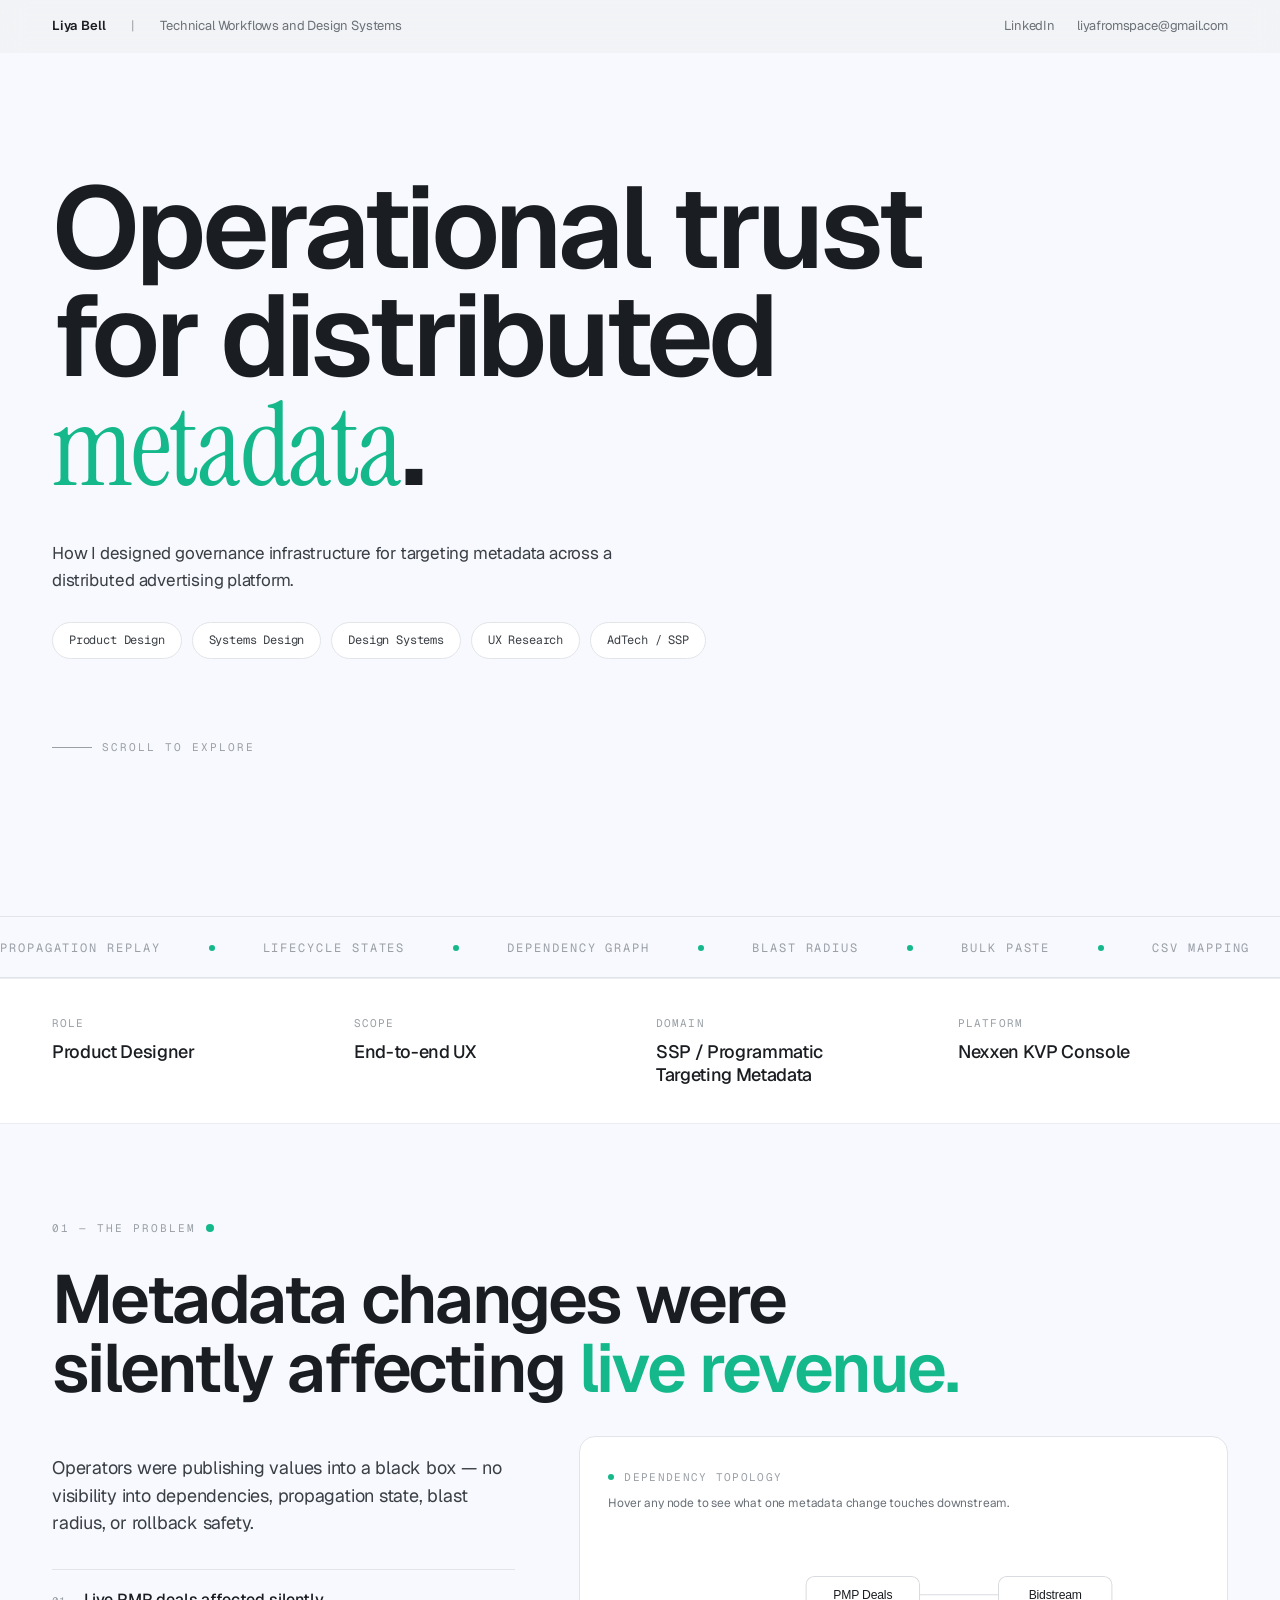
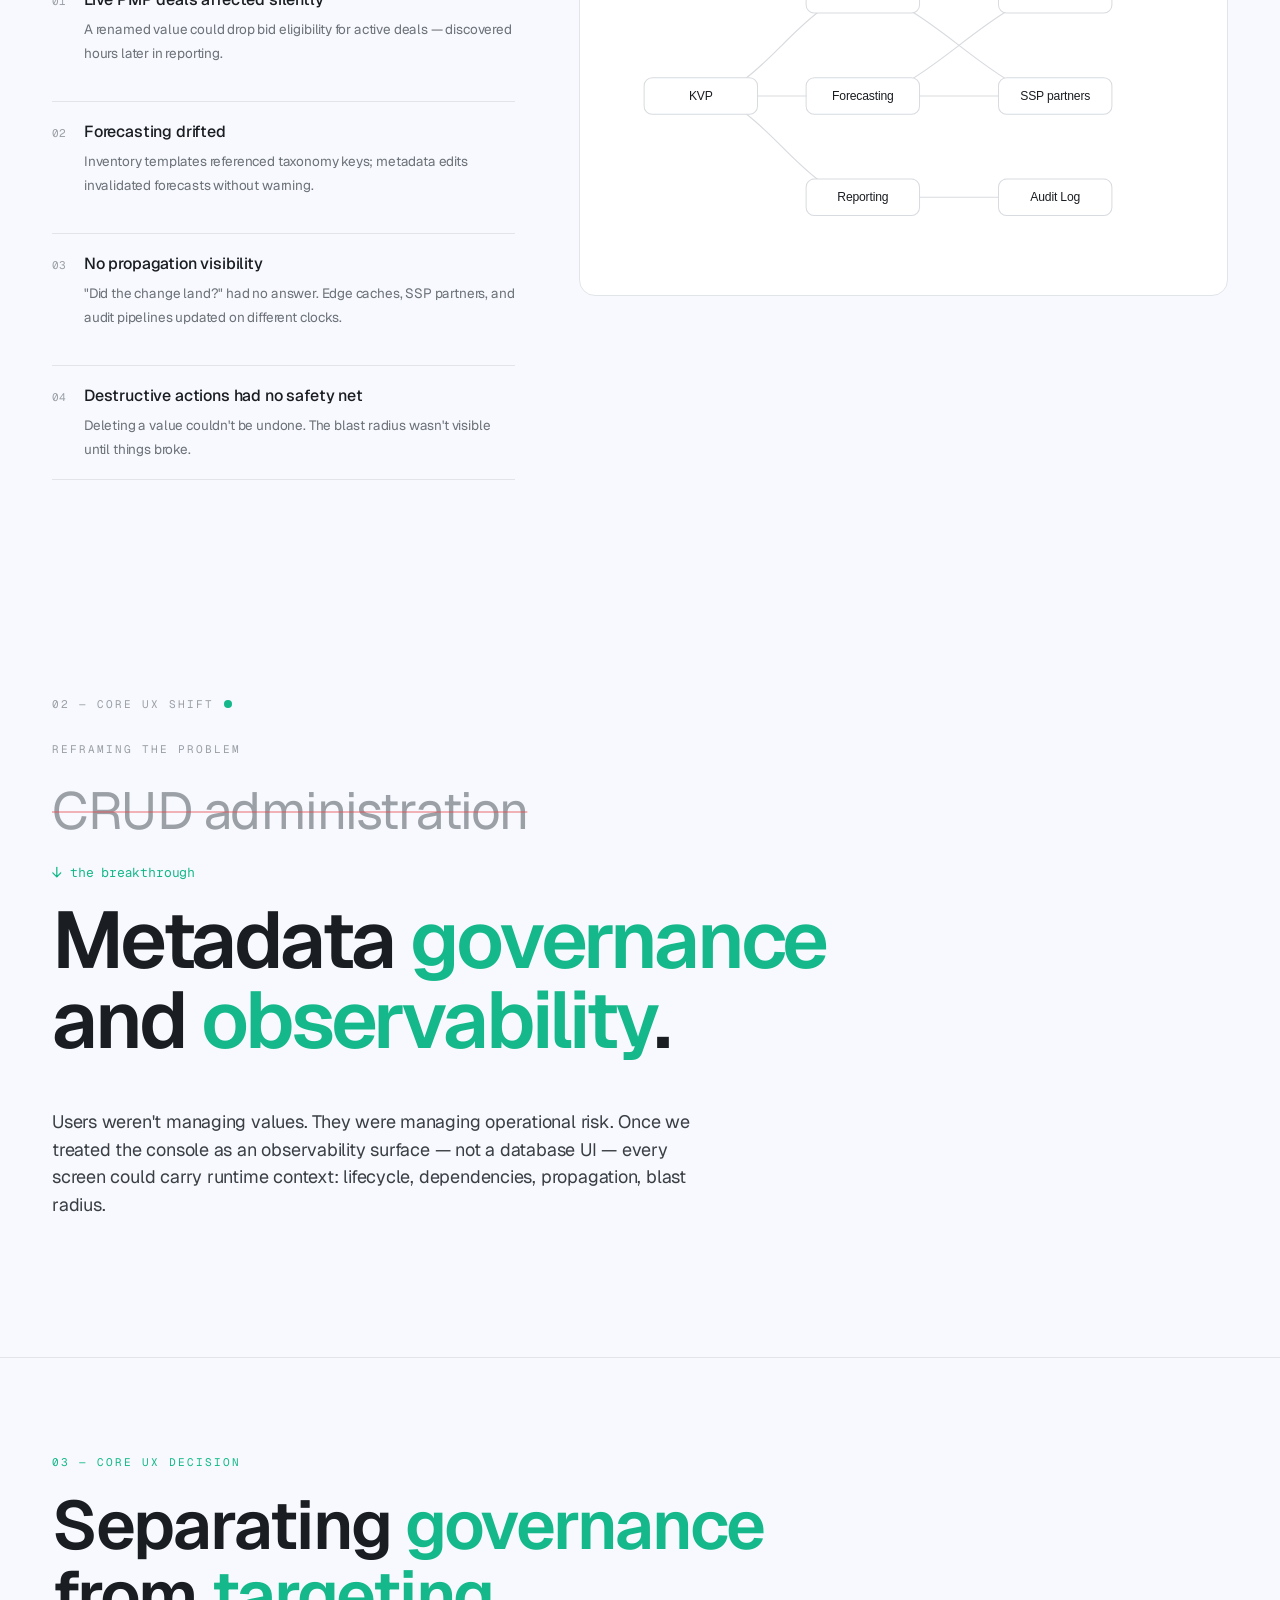
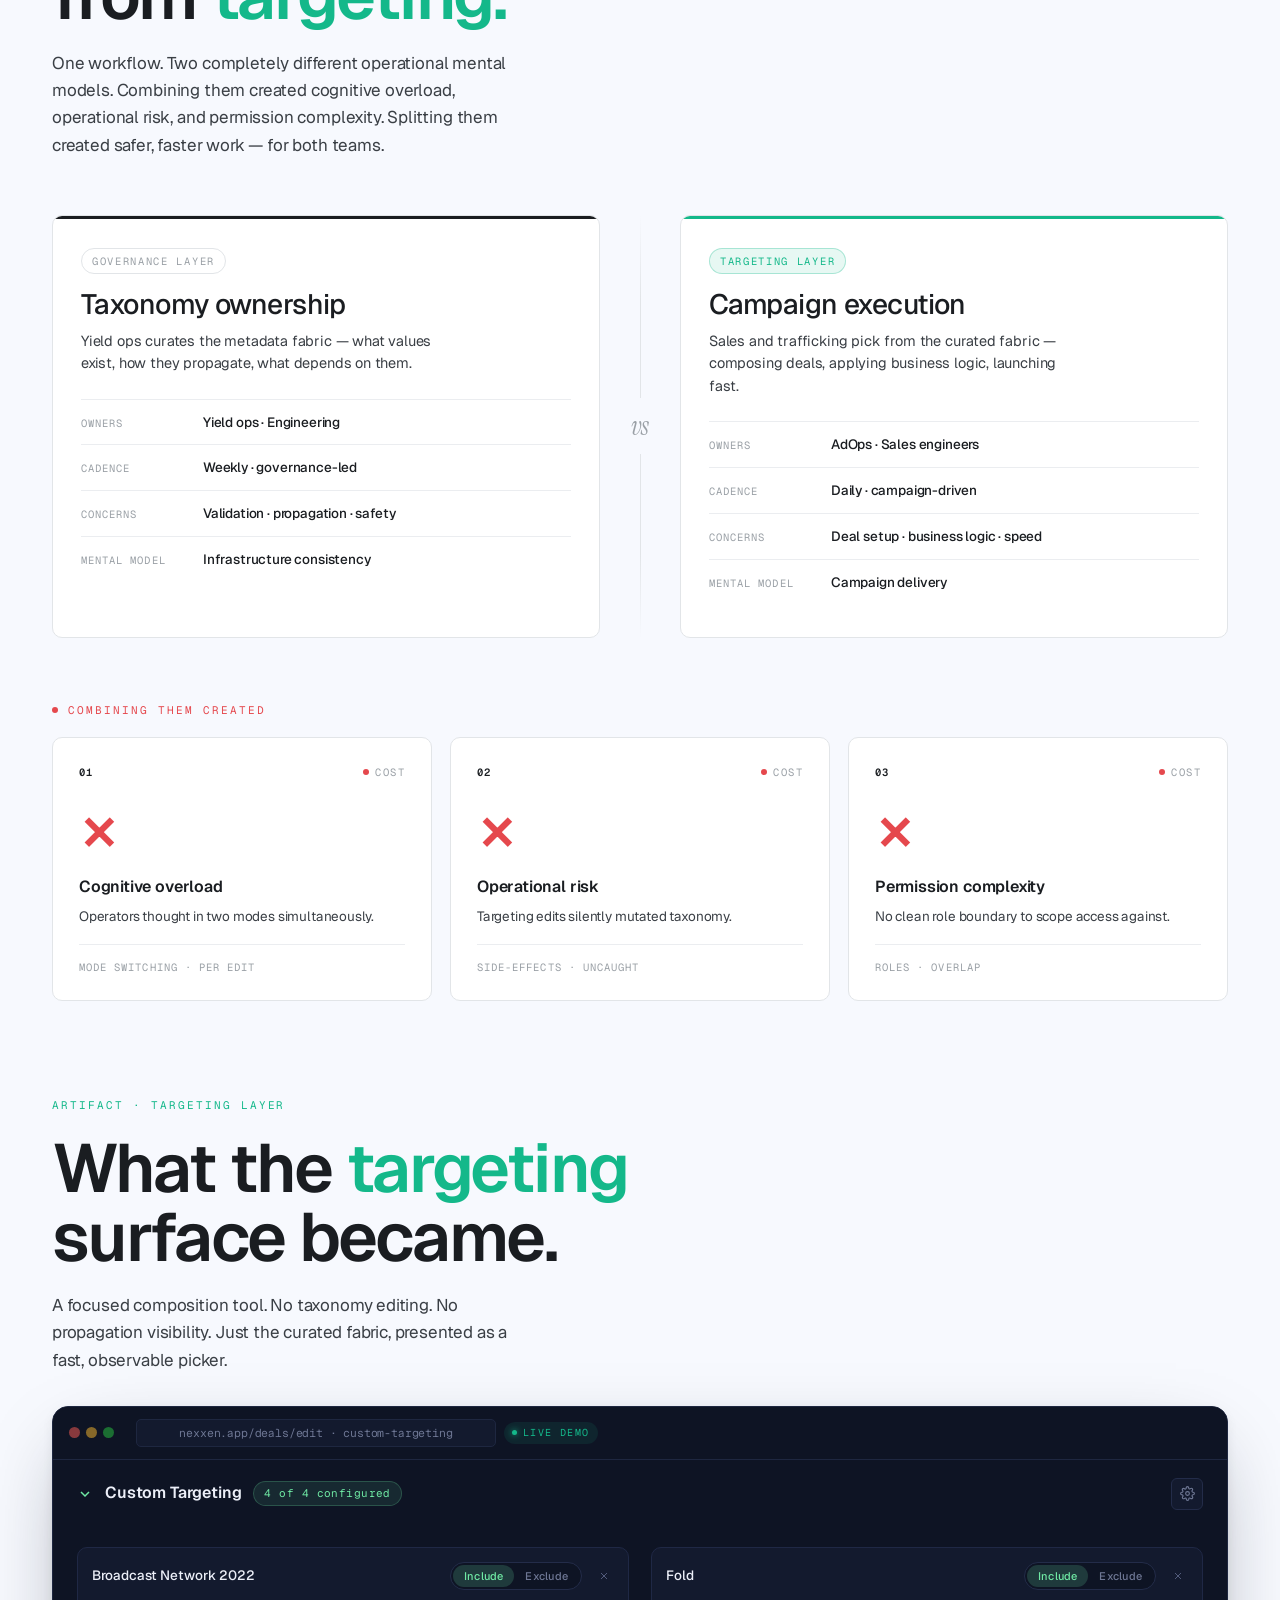
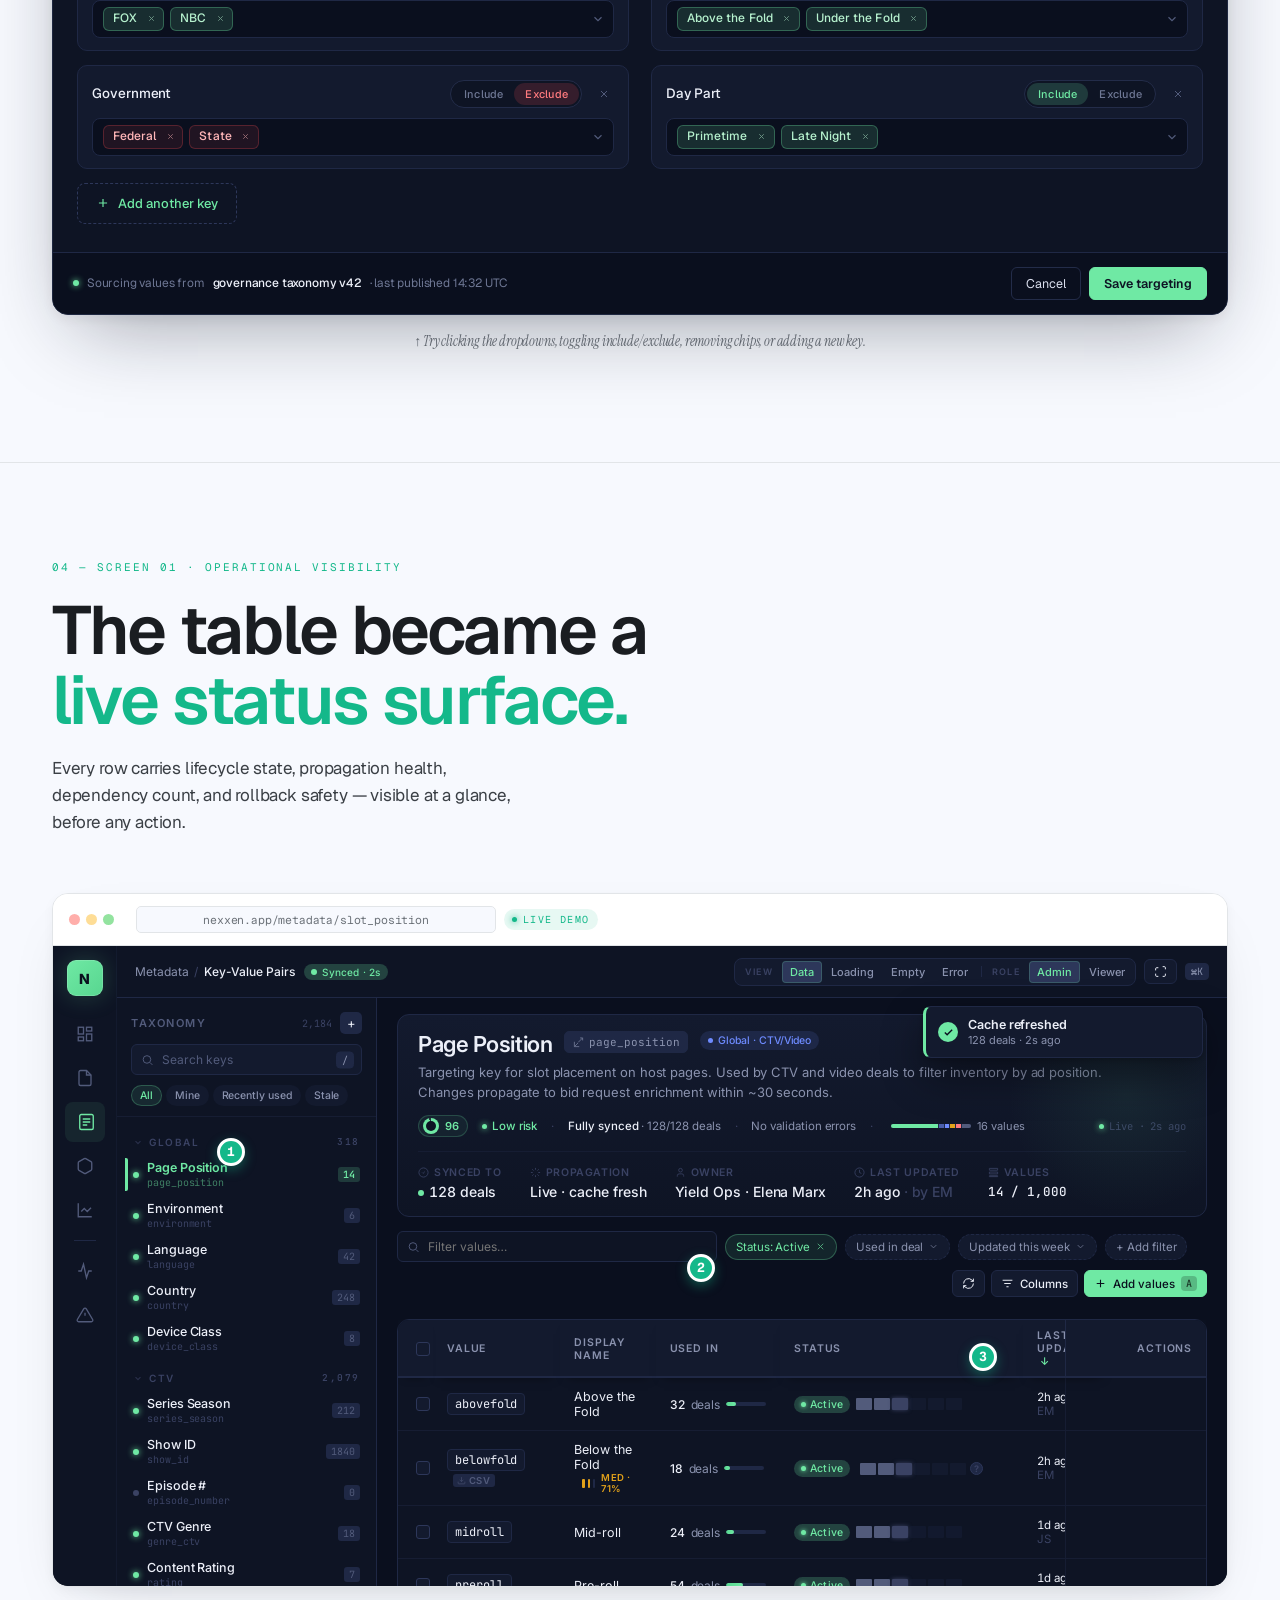
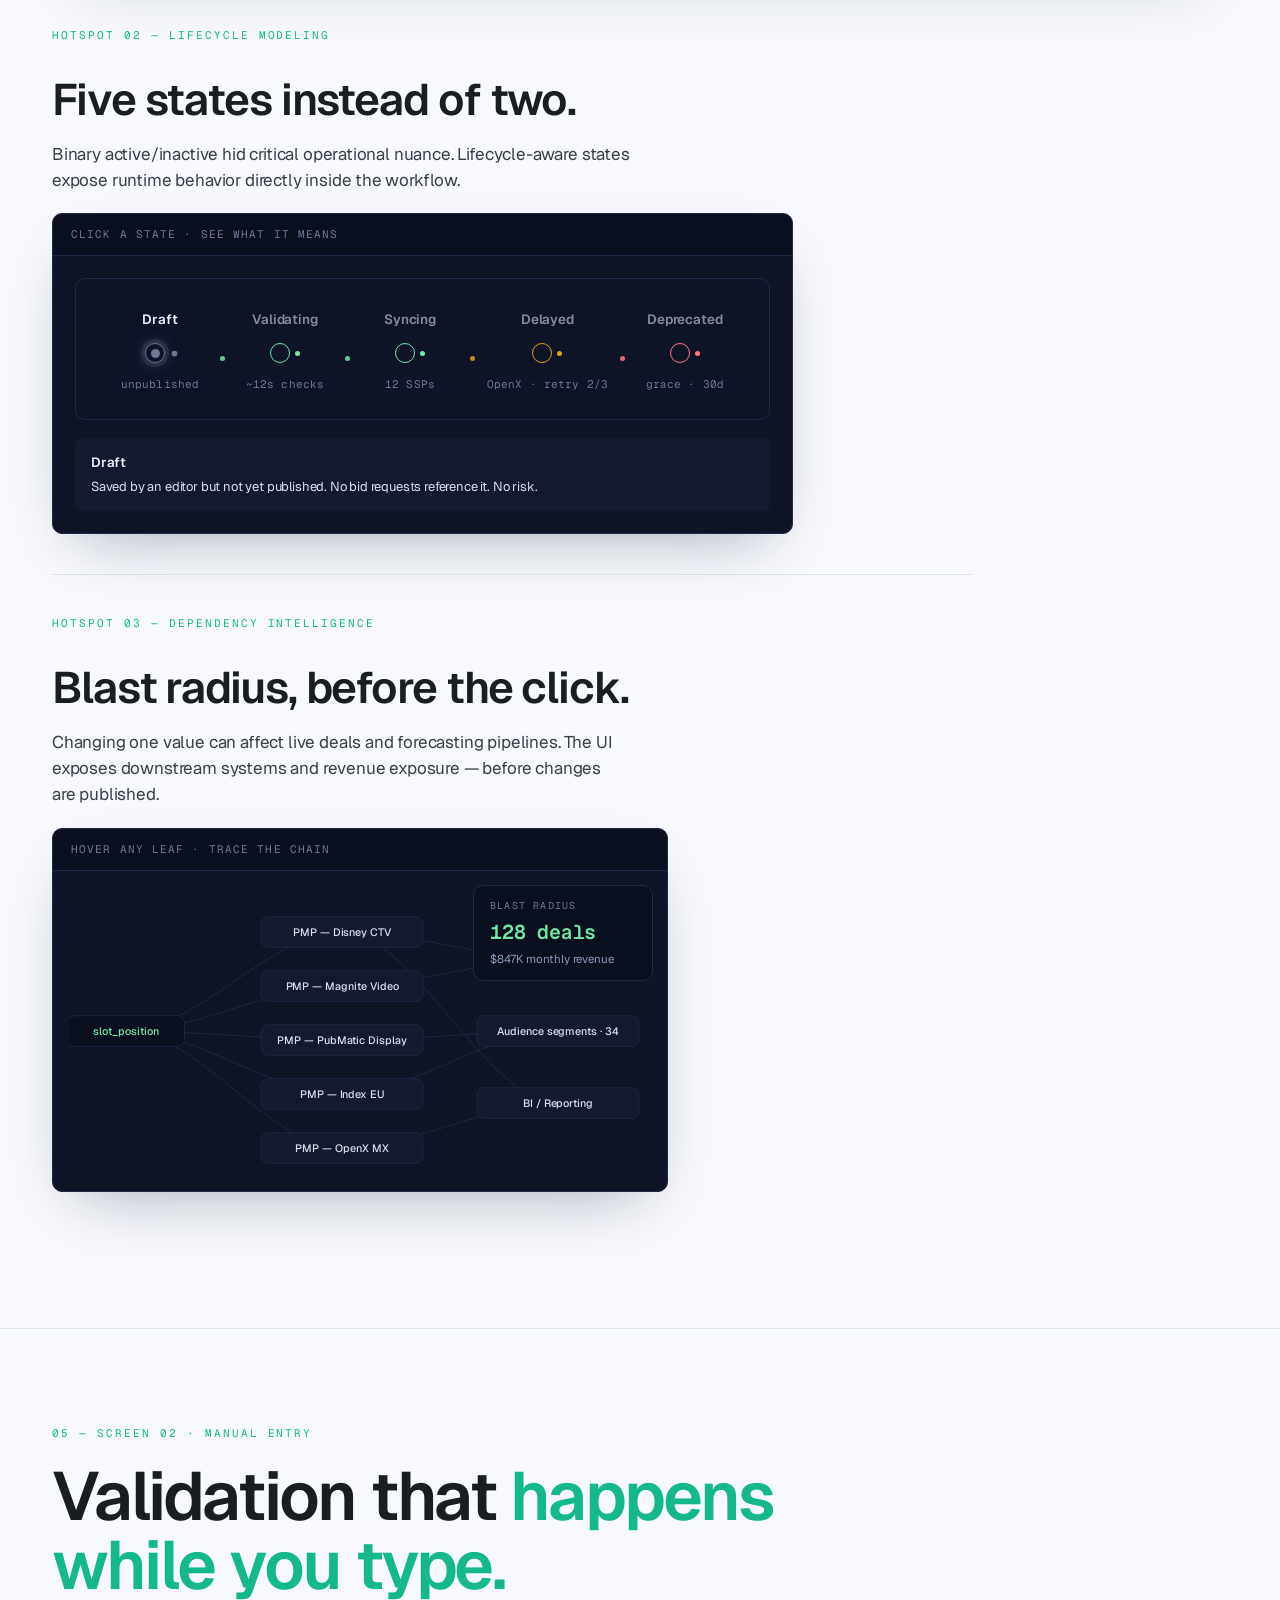
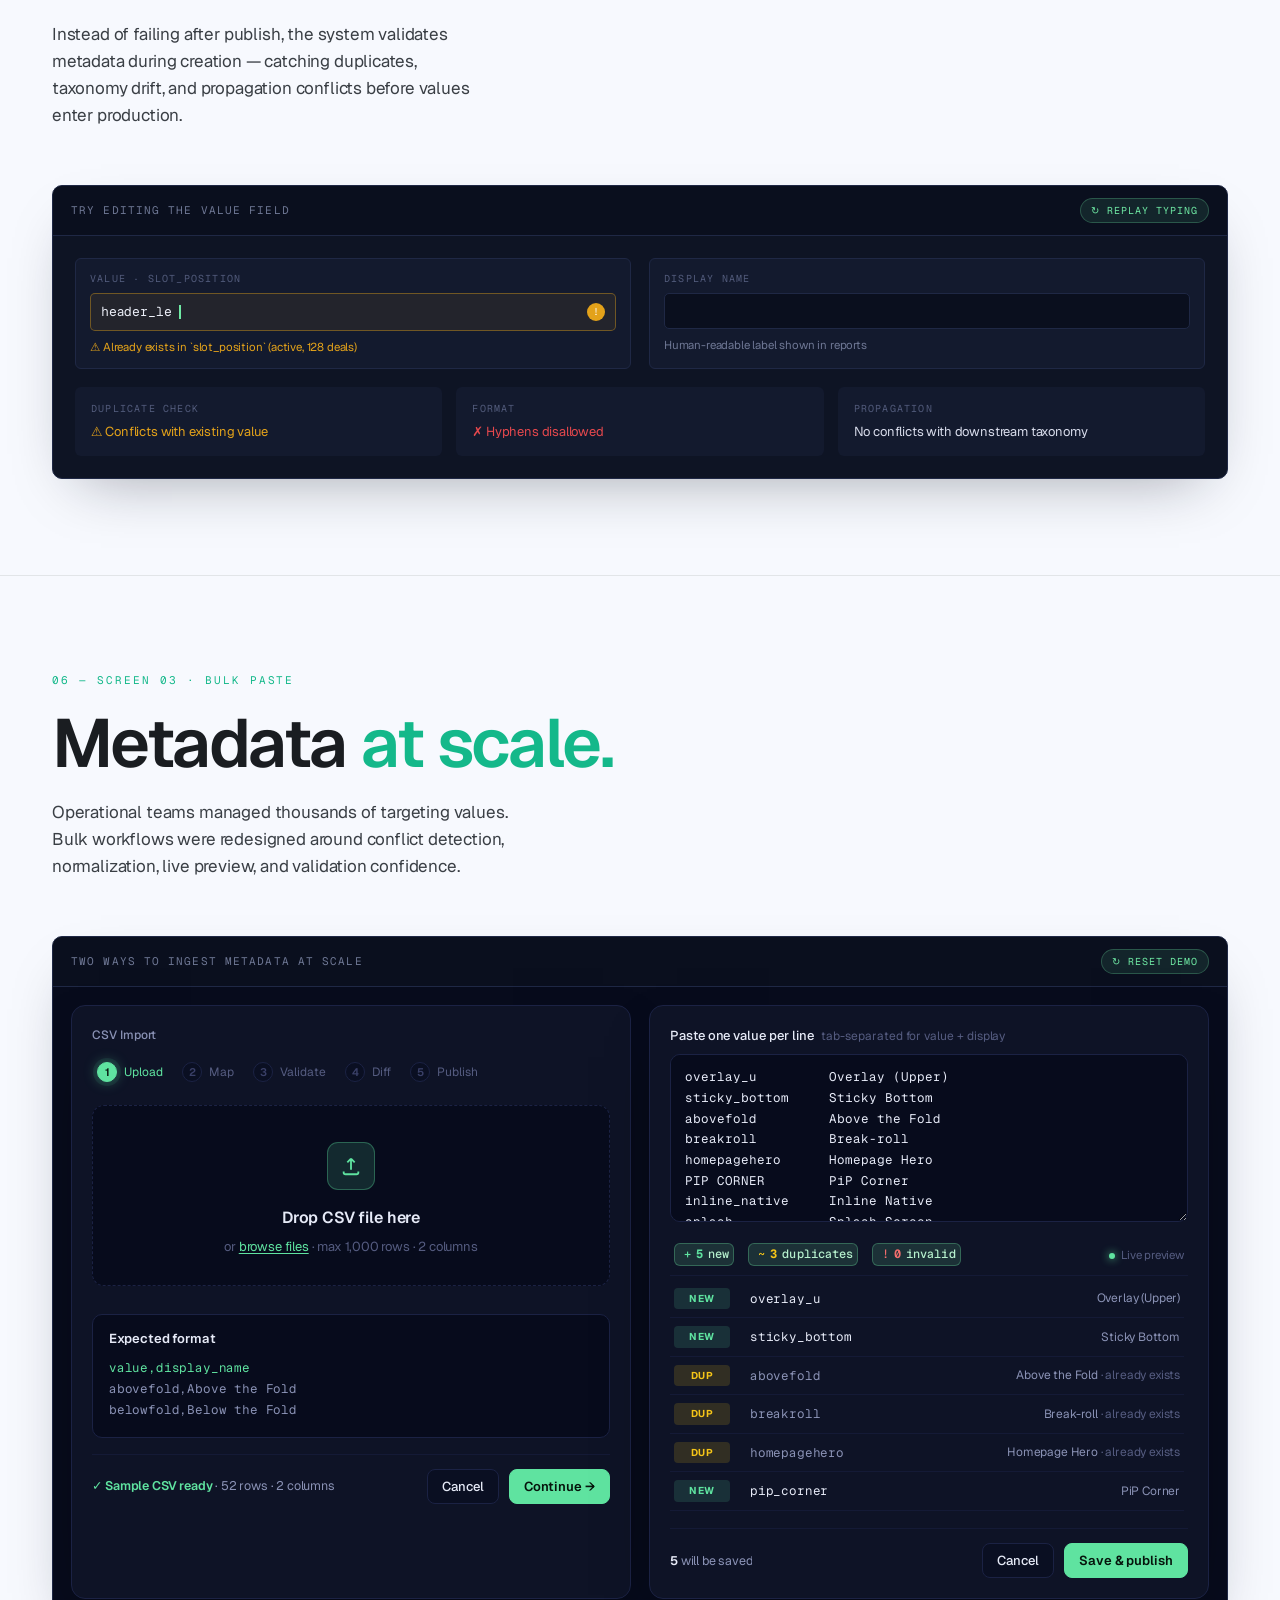
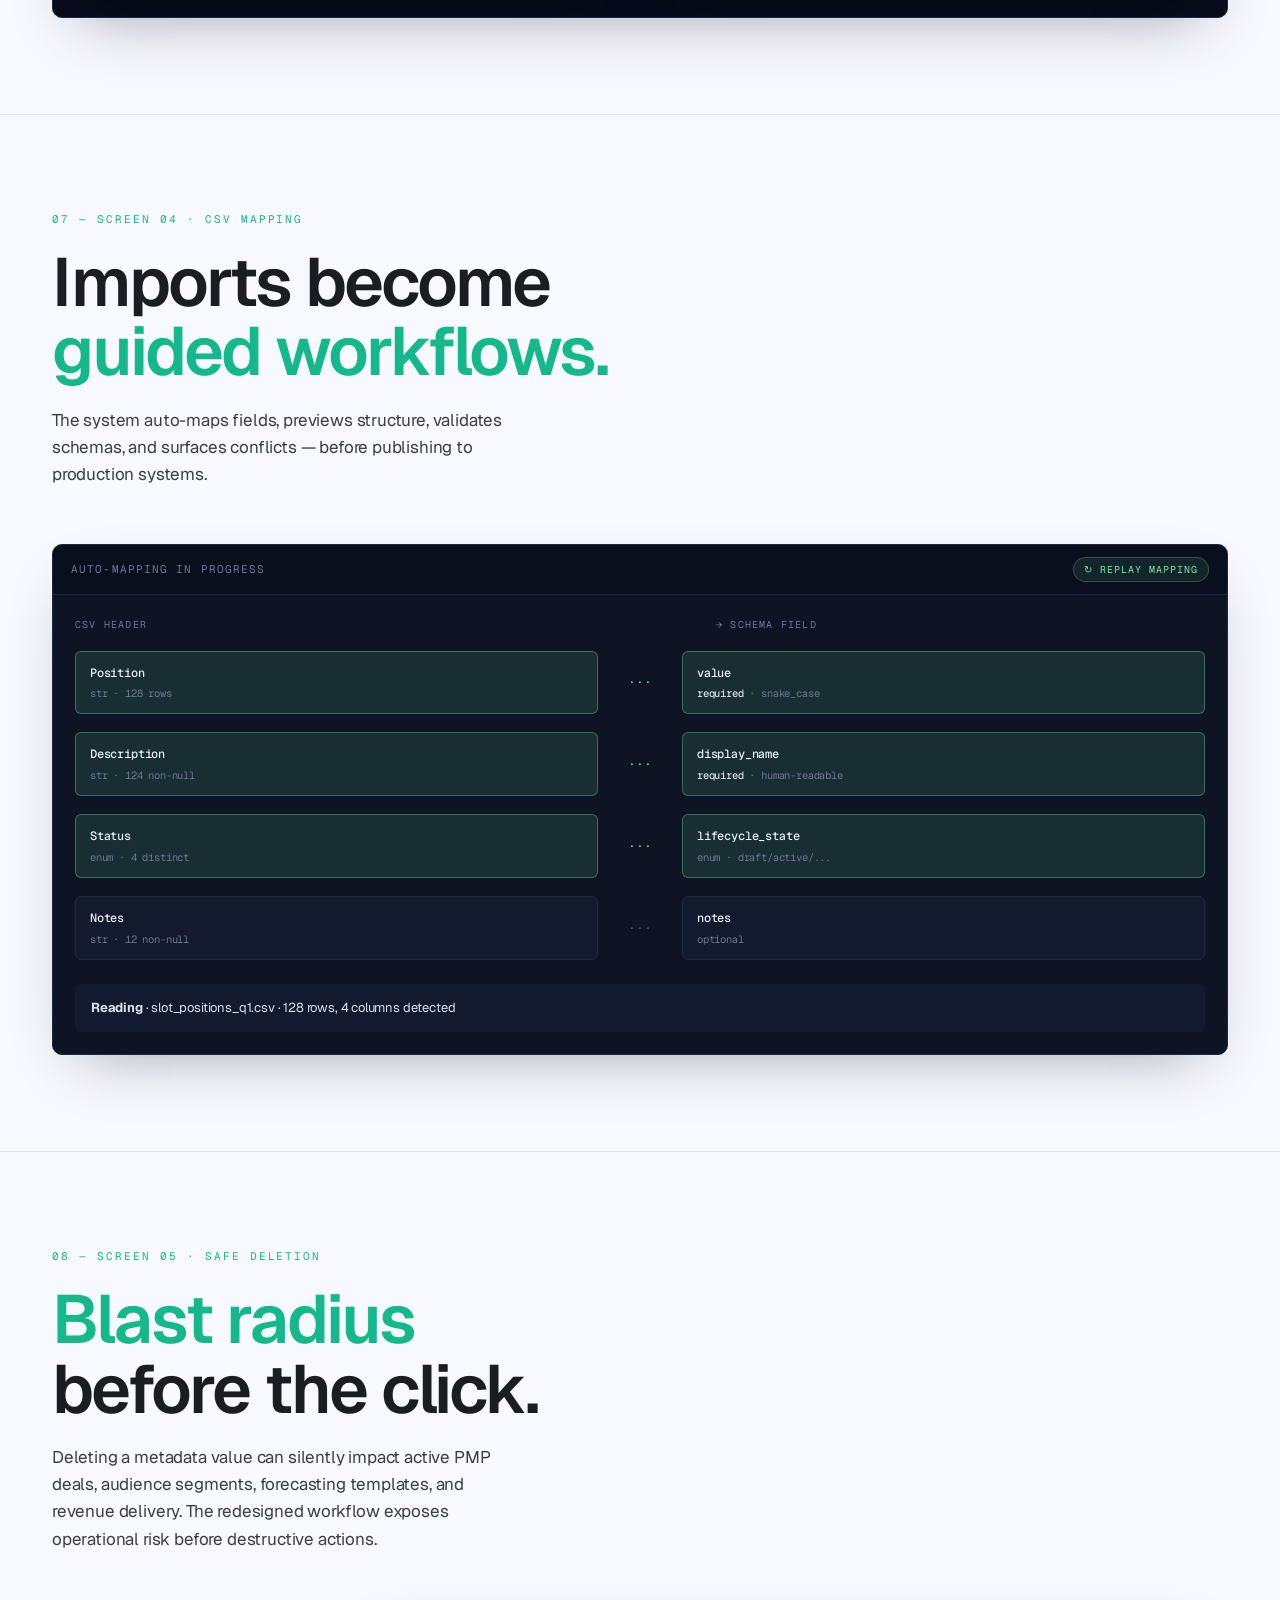
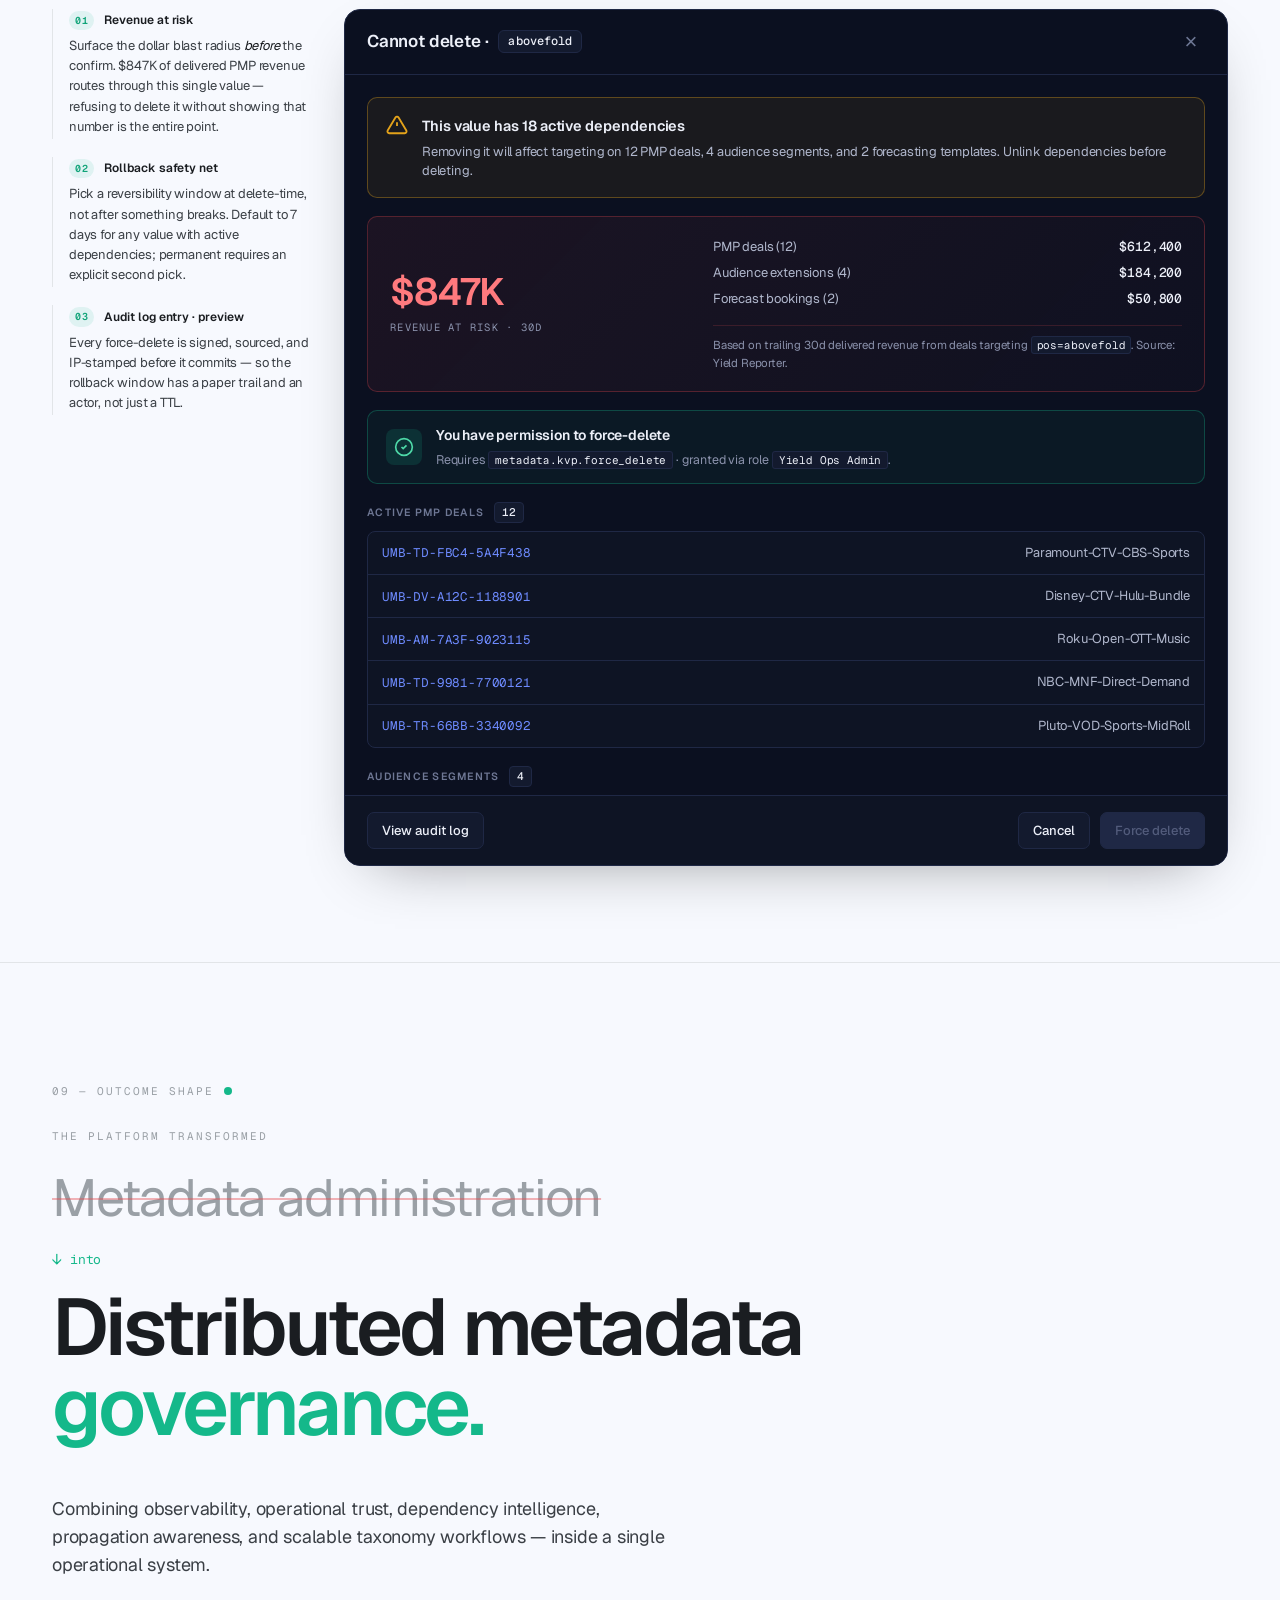
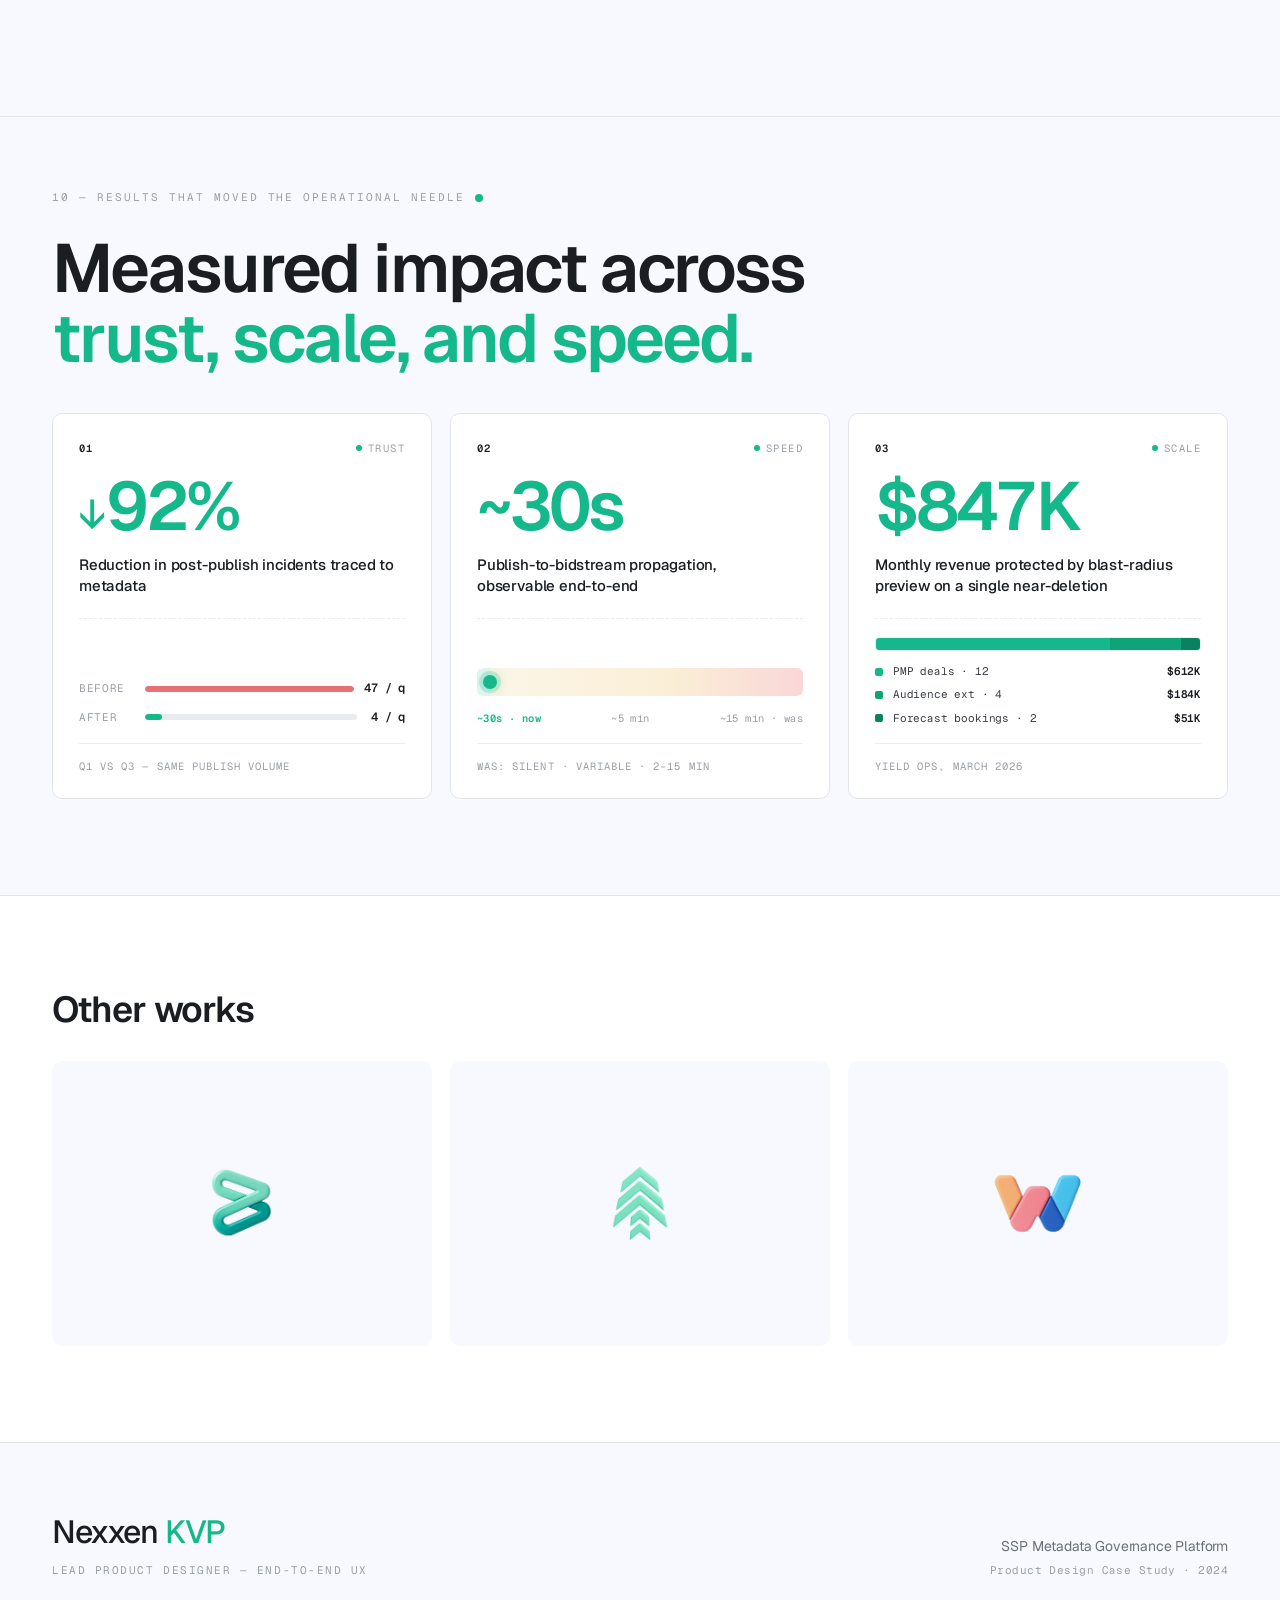
<file: case-study.html>
<!doctype html>
<html lang="en">
<head>
<meta charset="utf-8" />
<title>KVP Governance — Case Study</title>
<link rel="preconnect" href="https://fonts.googleapis.com">
<link rel="preconnect" href="https://fonts.gstatic.com" crossorigin>
<link href="https://fonts.googleapis.com/css2?family=Geist:wght@300;400;500;600;700;800&family=Geist+Mono:wght@400;500;600&family=Instrument+Serif:ital@0;1&display=swap" rel="stylesheet">
<style>
  :root {
    --bg:        #F7F9FE;
    --bg-card:   #FFFFFF;
    --bg-soft:   #E9ECEF;
    --line:      #E2E5E8;
    --hairline:  #EBEDF0;

    --ink:       #1A1D21;
    --ink-2:     #3A3F45;
    --muted:     #6B7178;
    --subtle:    #9AA0A6;

    --accent:    #14B88A;
    --accent-2:  #0FA378;
    --accent-soft: rgba(20,184,138,0.10);

    --warn: #E3A21A;
    --danger: #E5484D;
    --info:  #4A6BFF;

    --r-sm: 6px; --r-md: 10px; --r-lg: 16px; --r-xl: 24px;

    --font: 'Geist', -apple-system, 'Helvetica Neue', system-ui, sans-serif;
    --mono: 'Geist Mono', ui-monospace, 'SF Mono', monospace;
    --serif: 'Instrument Serif', Georgia, serif;
  }

  * { box-sizing: border-box; }
  html, body {
    margin: 0; padding: 0;
    background: var(--bg);
    color: var(--ink);
    font-family: var(--font);
    font-size: 15.5px;
    line-height: 1.55;
    letter-spacing: -0.011em;
    font-feature-settings: "ss01", "ss02", "cv11";
    -webkit-font-smoothing: antialiased;
    -moz-osx-font-smoothing: grayscale;
    text-rendering: optimizeLegibility;
    scroll-behavior: smooth;
  }
  .mono, .lab, .sec-num, .marquee .track, .tag, .scroll-cue, .h-num, .demo-h, .num, .arch-h, .meta .item .lab { font-feature-settings: "ss01", "zero", "tnum"; }
  ::selection { background: var(--accent); color: #fff; }

  a { color: inherit; text-decoration: none; }

  .container {
    max-width: 1240px;
    margin: 0 auto;
    padding: 0 32px;
  }

  /* ============== TOP BAR ============== */
  .topbar {
    position: sticky; top: 0;
    z-index: 30;
    backdrop-filter: blur(12px);
    background: rgba(241,243,245,0.86);
    border-bottom: 1px solid transparent;
    transition: border-color .2s;
  }
  .topbar.scrolled { border-bottom-color: var(--line); }
  .topbar .row {
    display: flex; align-items: center; gap: 22px;
    padding: 16px 0;
    font-size: 13px;
  }
  .topbar .name { font-weight: 600; color: var(--ink); }
  .topbar .sep { color: var(--subtle); margin: 0 4px; }
  .topbar .role { color: var(--muted); }
  .topbar .right { margin-left: auto; display: flex; gap: 22px; color: var(--muted); }
  .topbar .right a:hover { color: var(--ink); }
  .topbar .progress {
    position: absolute; left: 0; top: 0; right: 0;
    height: 2px;
    background: transparent;
  }
  .topbar .progress .bar {
    height: 100%;
    background: var(--accent);
    width: 0%;
    transition: width .12s linear;
  }

  /* ============== HERO ============== */
  .hero {
    padding: 120px 0 80px;
    position: relative;
  }
  .hero h1 {
    margin: 0;
    font-size: clamp(60px, 9vw, 136px);
    font-weight: 600;
    line-height: 0.94;
    letter-spacing: -0.045em;
    color: var(--ink);
  }
  .hero h1 .accent {
    color: var(--accent);
    font-style: normal;
    font-family: var(--serif);
    font-weight: 400;
    letter-spacing: -0.02em;
  }
  .hero h1 .accent::after {
    content: "";
  }
  .hero .lede {
    margin-top: 40px;
    max-width: 580px;
    font-size: 17px;
    color: var(--ink-2);
    line-height: 1.6;
    letter-spacing: -0.012em;
    font-weight: 400;
  }
  .hero .tags {
    margin-top: 28px;
    display: flex; flex-wrap: wrap; gap: 10px;
  }
  .tag {
    display: inline-flex; align-items: center;
    padding: 8px 16px;
    background: var(--bg-card);
    border-radius: 999px;
    font-family: var(--mono);
    font-size: 12px;
    color: var(--ink-2);
    border: 1px solid var(--line);
  }
  .hero .scroll-cue {
    margin-top: 80px;
    display: inline-flex; align-items: center; gap: 10px;
    font-family: var(--mono);
    font-size: 11px;
    letter-spacing: 0.18em;
    color: var(--subtle);
    text-transform: uppercase;
  }
  .hero .scroll-cue::before {
    content: ""; width: 40px; height: 1px; background: var(--subtle);
  }

  /* ============== MARQUEE ============== */
  .marquee {
    border-top: 1px solid var(--line);
    border-bottom: 1px solid var(--line);
    background: var(--bg);
    overflow: hidden;
    padding: 18px 0;
    margin-top: 80px;
  }
  .marquee .track {
    display: inline-flex; gap: 48px;
    animation: scroll 40s linear infinite;
    white-space: nowrap;
    font-family: var(--mono);
    font-size: 12px;
    letter-spacing: 0.16em;
    color: var(--subtle);
    text-transform: uppercase;
  }
  .marquee .track span { display: inline-flex; align-items: center; gap: 48px; }
  .marquee .track .dot {
    width: 6px; height: 6px; border-radius: 50%;
    background: var(--accent);
    display: inline-block;
  }
  @keyframes scroll {
    from { transform: translateX(0); }
    to { transform: translateX(-50%); }
  }

  /* ============== META STRIP ============== */
  .meta-band { background: #FFFFFF; width: 100%; border-top: 1px solid var(--hairline); border-bottom: 1px solid var(--hairline); }
  .meta {
    padding: 36px 0;
    display: grid;
    grid-template-columns: 1fr 1fr 1fr 1fr;
    gap: 32px;
  }
  .meta .item .lab {
    font-family: var(--mono);
    font-size: 11px;
    letter-spacing: 0.1em;
    color: var(--subtle);
    text-transform: uppercase;
    margin-bottom: 8px;
  }
  .meta .item .val {
    font-size: 18px;
    font-weight: 500;
    color: var(--ink);
    letter-spacing: -0.018em;
    line-height: 1.3;
  }

  /* ============== SECTIONS ============== */
  section {
    padding: 96px 0;
    position: relative;
  }
  section.tight { padding: 64px 0; }

  .sec-num {
    font-family: var(--mono);
    font-size: 11px;
    letter-spacing: 0.18em;
    color: var(--subtle);
    text-transform: uppercase;
    margin-bottom: 28px;
    display: flex; align-items: center; gap: 10px;
  }
  .sec-num::after {
    content: "";
    width: 8px; height: 8px;
    background: var(--accent);
    border-radius: 50%;
    display: inline-block;
  }

  h2 {
    margin: 0 0 32px;
    font-size: clamp(38px, 5.4vw, 68px);
    font-weight: 600;
    line-height: 1.02;
    letter-spacing: -0.035em;
    color: var(--ink);
    max-width: 920px;
    text-wrap: balance;
  }
  h2 .accent { color: var(--accent); font-weight: inherit; }
  h3 {
    margin: 0 0 14px;
    font-size: 24px;
    font-weight: 500;
    letter-spacing: -0.022em;
    line-height: 1.2;
    color: var(--ink);
  }
  p.lead { font-size: 18px; color: var(--ink-2); max-width: 640px; line-height: 1.55; letter-spacing: -0.012em; }
  p.body { font-size: 15.5px; color: var(--ink-2); max-width: 580px; line-height: 1.6; letter-spacing: -0.008em; }

  /* ============== PROBLEM GRID ============== */
  .problem-grid {
    display: grid;
    grid-template-columns: 1fr 1.4fr;
    gap: 64px;
    align-items: start;
  }
  .symptoms {
    display: flex; flex-direction: column; gap: 18px;
  }
  .symptom {
    display: grid;
    grid-template-columns: 18px 1fr;
    gap: 14px;
    padding: 18px 0;
    border-top: 1px solid var(--line);
    align-items: baseline;
  }
  .symptom:last-child { border-bottom: 1px solid var(--line); }
  .symptom .num {
    font-family: var(--mono); font-size: 11px;
    color: var(--subtle); padding-top: 4px;
  }
  .symptom .body b {
    display: block;
    font-size: 16px; font-weight: 500;
    color: var(--ink);
    margin-bottom: 4px;
  }
  .symptom .body span {
    font-size: 13.5px; color: var(--muted); line-height: 1.55;
  }

  /* Architecture map */
  .arch {
    background: var(--bg-card);
    border: 1px solid var(--line);
    border-radius: var(--r-lg);
    padding: 32px 28px;
    height: 460px;
    position: relative;
    overflow: hidden;
  }
  .arch .arch-h {
    display: flex; align-items: center; gap: 10px;
    font-family: var(--mono);
    font-size: 11px;
    letter-spacing: 0.12em;
    color: var(--subtle);
    text-transform: uppercase;
    margin-bottom: 8px;
  }
  .arch .arch-h .pulse {
    width: 6px; height: 6px; border-radius: 50%;
    background: var(--accent);
    box-shadow: 0 0 0 0 var(--accent);
    animation: pulse 1.6s ease-out infinite;
  }
  @keyframes pulse {
    0% { box-shadow: 0 0 0 0 rgba(20,184,138,0.4); }
    80% { box-shadow: 0 0 0 7px rgba(20,184,138,0); }
    100% { box-shadow: 0 0 0 0 rgba(20,184,138,0); }
  }
  .arch .hint {
    font-size: 12px; color: var(--muted);
    margin-bottom: 22px;
  }
  .arch svg { width: 100%; height: calc(100% - 70px); display: block; }
  .arch .tip {
    position: absolute;
    background: var(--ink);
    color: #fff;
    padding: 10px 12px;
    border-radius: 6px;
    font-size: 11.5px;
    line-height: 1.45;
    pointer-events: none;
    opacity: 0;
    transition: opacity .15s;
    box-shadow: 0 12px 30px rgba(0,0,0,0.18);
    width: 200px;
  }
  .arch .tip b { color: var(--accent); display: block; font-family: var(--mono); font-size: 10px; letter-spacing: 0.1em; text-transform: uppercase; margin-bottom: 4px; font-weight: 500; }

  /* ============== PULL QUOTE / SHIFT ============== */
  .shift {
    padding: 120px 0;
  }
  .shift .label {
    font-family: var(--mono);
    font-size: 11px;
    letter-spacing: 0.18em;
    color: var(--subtle);
    text-transform: uppercase;
    margin-bottom: 24px;
  }
  .shift .from {
    font-size: clamp(32px, 4.4vw, 52px);
    font-weight: 400;
    color: var(--subtle);
    line-height: 1.1;
    text-decoration: line-through;
    text-decoration-color: rgba(229,72,77,0.4);
    text-decoration-thickness: 2px;
    margin-bottom: 8px;
    letter-spacing: -0.025em;
  }
  .shift .arrow {
    font-family: var(--mono);
    font-size: 13px;
    color: var(--accent);
    margin: 14px 0;
    display: inline-flex; align-items: center; gap: 8px;
  }
  .shift .arrow::before { content: "↓"; font-size: 16px; }
  .shift .to {
    font-size: clamp(44px, 6.4vw, 80px);
    font-weight: 600;
    color: var(--ink);
    line-height: 1.0;
    letter-spacing: -0.04em;
  }
  .shift .to .accent { color: var(--accent); }

  /* ============== SCREEN BLOCK ============== */
  .screen {
    padding: 96px 0;
    border-top: 1px solid var(--line);
  }
  .screen-head {
    display: flex;
    flex-direction: column;
    gap: 20px;
    margin-bottom: 56px;
    max-width: 920px;
  }
  .screen-head .num {
    font-family: var(--mono);
    font-size: 11px;
    letter-spacing: 0.18em;
    color: var(--accent);
    text-transform: uppercase;
    margin-bottom: 0;
  }
  .screen-head h2 { margin: 0; max-width: 18ch; }
  .screen-head p {
    font-size: 17px;
    line-height: 1.55;
    max-width: 56ch;
    margin: 6px 0 0;
    text-wrap: pretty;
    font-family: var(--font);
    color: var(--ink-2);
    color: var(--ink-2);
    margin: 0;
    max-width: 460px;
    line-height: 1.6;
  }

  /* iframe device */
  .device {
    background: var(--bg-card);
    border: 1px solid var(--line);
    border-radius: var(--r-lg);
    overflow: hidden;
    position: relative;
    box-shadow: 0 24px 60px -28px rgba(20,29,33,0.18), 0 4px 12px rgba(20,29,33,0.04);
  }
  .device .chrome {
    display: flex; align-items: center; gap: 8px;
    padding: 12px 16px;
    background: var(--bg-card);
    border-bottom: 1px solid var(--line);
  }
  .device .chrome .lights { display: flex; gap: 6px; }
  .device .chrome .lights span {
    width: 11px; height: 11px; border-radius: 50%;
    background: var(--bg-soft);
  }
  .device .chrome .lights span:nth-child(1) { background: #FF5F57; opacity: 0.5; }
  .device .chrome .lights span:nth-child(2) { background: #FEBC2E; opacity: 0.5; }
  .device .chrome .lights span:nth-child(3) { background: #28C840; opacity: 0.5; }
  .device .chrome .url {
    margin-left: 14px;
    flex: 1;
    background: var(--bg);
    border: 1px solid var(--line);
    border-radius: 5px;
    padding: 4px 10px;
    font-family: var(--mono);
    font-size: 11.5px;
    color: var(--muted);
    text-align: center;
    max-width: 360px;
  }
  .device .chrome .live {
    display: inline-flex; align-items: center; gap: 6px;
    font-family: var(--mono);
    font-size: 10px;
    letter-spacing: 0.14em;
    color: var(--accent);
    text-transform: uppercase;
    padding: 3px 8px;
    background: var(--accent-soft);
    border-radius: 999px;
  }
  .device .chrome .live::before {
    content: "";
    width: 5px; height: 5px; border-radius: 50%;
    background: var(--accent);
    box-shadow: 0 0 6px var(--accent);
    animation: dotpulse 1.4s ease-in-out infinite;
  }
  @keyframes dotpulse { 50% { opacity: 0.4 } }

  .device .frame-wrap {
    position: relative;
    height: 640px;
    overflow: hidden;
  }
  .device iframe {
    border: 0;
    width: 100%;
    height: 100%;
    display: block;
  }

  /* hotspots overlaid on iframe */
  .hotspots {
    position: absolute; inset: 0;
    pointer-events: none;
  }
  .hotspot {
    position: absolute;
    pointer-events: auto;
    cursor: pointer;
  }
  .hotspot .pin {
    width: 28px; height: 28px;
    border-radius: 50%;
    background: var(--accent);
    border: 3px solid #fff;
    box-shadow: 0 0 0 0 rgba(20,184,138,0.6), 0 4px 12px rgba(20,184,138,0.4);
    animation: pulsePin 2s ease-out infinite;
    display: grid; place-items: center;
    color: #fff;
    font-weight: 700;
    font-size: 13px;
    font-family: var(--mono);
  }
  @keyframes pulsePin {
    0% { box-shadow: 0 0 0 0 rgba(20,184,138,0.55), 0 4px 12px rgba(20,184,138,0.4); }
    70% { box-shadow: 0 0 0 14px rgba(20,184,138,0), 0 4px 12px rgba(20,184,138,0.4); }
    100% { box-shadow: 0 0 0 0 rgba(20,184,138,0), 0 4px 12px rgba(20,184,138,0.4); }
  }
  .hotspot .label {
    position: absolute;
    top: 38px; left: 50%;
    transform: translateX(-50%);
    background: var(--ink);
    color: #fff;
    padding: 8px 12px;
    border-radius: 6px;
    font-size: 12px;
    white-space: nowrap;
    box-shadow: 0 8px 24px rgba(0,0,0,0.18);
    opacity: 0;
    transition: opacity .15s, transform .15s;
    pointer-events: none;
  }
  .hotspot:hover .label { opacity: 1; transform: translateX(-50%) translateY(-4px); }
  .hotspot.active .pin { background: var(--ink); }

  /* hotspot detail row */
  .hotspot-row {
    display: flex;
    flex-direction: column;
    gap: 24px;
    max-width: 920px;
    gap: 40px;
    padding: 40px 0;
    border-bottom: 1px solid var(--line);
    align-items: start;
  }
  .hotspot-row:last-child { border-bottom: 0; }
  .hotspot-row .h-num {
    font-family: var(--mono);
    font-size: 11px;
    letter-spacing: 0.18em;
    color: var(--accent);
    text-transform: uppercase;
    margin-bottom: -8px;
  }
  .hotspot-row .h-num-OLD {
    font-family: var(--mono);
    font-size: 11px;
    letter-spacing: 0.14em;
    color: var(--accent);
    text-transform: uppercase;
  }
  .hotspot-row .h-num .n {
    font-size: 32px;
    font-weight: 500;
    color: var(--ink);
    display: block;
    margin-top: 8px;
    letter-spacing: -0.028em;
    font-family: var(--font);
    line-height: 1.1;
  }
  .hotspot-row .body h3 {
    margin: 0 0 18px;
    font-size: clamp(28px, 3.6vw, 44px);
    font-weight: 600;
    line-height: 1.05;
    letter-spacing: -0.025em;
    color: var(--ink);
    max-width: 22ch;
    text-wrap: balance;
  }
  .hotspot-row .body p { font-size: 17px; line-height: 1.55; color: var(--ink-2); margin: 0 0 20px; max-width: 56ch; text-wrap: pretty; }
  .hotspot-row .body ul { padding: 0; margin: 0 0 24px; list-style: none; display: flex; flex-direction: column; gap: 8px; }
  .hotspot-row .body ul li {
    display: grid; grid-template-columns: 16px 1fr;
    gap: 10px;
    font-size: 14px; color: var(--ink-2);
    align-items: baseline;
  }
  .hotspot-row .body ul li::before {
    content: "—"; color: var(--accent); font-weight: 700;
  }

  /* mini interactive demos — dark artifact shell (Phase 1) */
  .demo-card {
    --bg: #0A0F1E;
    --bg-card: #131A2E;
    --bg-soft: #1F2845;
    --line: #1F2845;
    --hairline: #1A2138;
    --ink: #ECEFF8;
    --ink-2: #D9DDEC;
    --muted: #9CA4BC;
    --subtle: #6E7794;
    --accent-soft: rgba(111,233,164,0.10);
    color: var(--ink);
    background: #0E1424;
    border: 1px solid #1F2845;
    border-radius: var(--r-md);
    padding: 0;
    overflow: hidden;
    margin-top: 16px;
    box-shadow: 0 14px 40px -18px rgba(0,0,0,0.55);
  }
  .demo-card .demo-h {
    display: flex; align-items: center; gap: 10px;
    padding: 12px 18px;
    background: #0A0F1E;
    border-bottom: 1px solid #1F2845;
    font-family: var(--mono);
    font-size: 11px;
    letter-spacing: 0.1em;
    color: #9CA4BC;
    text-transform: uppercase;
  }
  .demo-card .demo-h .play-btn {
    margin-left: auto;
    display: inline-flex; align-items: center; gap: 6px;
    padding: 5px 10px;
    background: rgba(111,233,164,0.10);
    color: #6FE9A4;
    border: 1px solid rgba(111,233,164,0.25);
    border-radius: 999px;
    font-family: var(--mono);
    font-size: 10px;
    letter-spacing: 0.1em;
    cursor: pointer;
    text-transform: uppercase;
  }
  .demo-card .demo-h .play-btn:hover { background: #6FE9A4; color: #06140C; border-color: #6FE9A4; }
  .demo-card .demo-body {
    padding: 22px;
  }

  /* lifecycle demo — propagation-flow style */
  .lifecycle {
    display: flex;
    align-items: center;
    justify-content: space-between;
    gap: 12px;
    padding: 30px 36px 26px;
    background: var(--bg);
    border: 1px solid var(--line);
    border-radius: var(--r-md);
  }
  .lifecycle .lf-step {
    flex: 0 0 auto;
    display: flex;
    flex-direction: column;
    align-items: center;
    gap: 12px;
    min-width: 96px;
    cursor: pointer;
    color: var(--subtle);
    transition: color .25s;
  }
  .lifecycle .lf-step .lf-label {
    font-size: 13.5px;
    font-weight: 600;
    color: var(--ink);
    letter-spacing: -0.005em;
    opacity: 0.55;
    transition: opacity .25s;
  }
  .lifecycle .lf-step .lf-sub {
    font-family: var(--mono);
    font-size: 11px;
    color: var(--subtle);
    letter-spacing: 0.01em;
    text-align: center;
    white-space: nowrap;
  }
  .lifecycle .lf-icon {
    position: relative;
    display: inline-flex;
    align-items: center;
    height: 22px;
  }
  .lifecycle .lf-ring {
    width: 20px; height: 20px;
    border-radius: 50%;
    border: 1.5px solid currentColor;
    position: relative;
    transition: transform .25s, box-shadow .25s;
  }
  .lifecycle .lf-ring::before {
    content: '';
    position: absolute;
    inset: 4.5px;
    border-radius: 50%;
    background: currentColor;
    transform: scale(0.55);
    opacity: 0;
    transition: opacity .25s, transform .25s;
  }
  .lifecycle .lf-sat {
    width: 5px; height: 5px;
    border-radius: 50%;
    background: currentColor;
    margin-left: 5px;
    transition: opacity .25s, transform .25s;
  }
  .lifecycle .lf-step.draft       { color: var(--subtle); }
  .lifecycle .lf-step.validating  { color: var(--accent); }
  .lifecycle .lf-step.syncing     { color: var(--accent); }
  .lifecycle .lf-step.delayed     { color: var(--warn); }
  .lifecycle .lf-step.deprecated  { color: var(--danger); }
  .lifecycle .lf-step.validating .lf-ring { animation: dotpulse 1.8s ease-in-out infinite; }
  .lifecycle .lf-step.active .lf-label { opacity: 1; }
  .lifecycle .lf-step.active .lf-ring {
    box-shadow: 0 0 0 4px color-mix(in srgb, currentColor 16%, transparent), 0 0 14px -2px currentColor;
  }
  .lifecycle .lf-step.active .lf-ring::before { opacity: 1; transform: scale(1); }
  .lifecycle .lf-step.active .lf-sat { transform: translateX(2px) scale(1.15); }
  .lifecycle .lf-conn {
    flex: 1 1 auto;
    display: flex;
    align-items: center;
    justify-content: center;
    height: 22px;
    margin-top: 14px; /* center vertically against ring row */
  }
  .lifecycle .lf-conn::before {
    content: '';
    width: 5px; height: 5px;
    border-radius: 50%;
    background: currentColor;
    opacity: 0.85;
  }
  .lifecycle .lf-conn.c-validating { color: var(--accent); }
  .lifecycle .lf-conn.c-syncing    { color: var(--accent); }
  .lifecycle .lf-conn.c-delayed    { color: var(--warn); }
  .lifecycle .lf-conn.c-deprecated { color: var(--danger); }
  .lifecycle-detail {
    margin-top: 18px;
    padding: 14px 16px;
    background: var(--bg);
    border-radius: var(--r-sm);
    font-size: 13px;
    color: var(--ink-2);
    line-height: 1.55;
    min-height: 56px;
  }
  .lifecycle-detail b { color: var(--ink); display: block; margin-bottom: 4px; font-weight: 600; font-size: 13.5px; }

  /* dependency graph demo */
  .depgraph { position: relative; height: 320px; }
  .depgraph svg { width: 100%; height: 100%; }
  .blast-meter {
    position: absolute;
    top: 14px; right: 14px;
    background: var(--ink);
    color: #fff;
    padding: 12px 16px;
    border-radius: 8px;
    min-width: 180px;
  }
  .blast-meter .lab {
    font-family: var(--mono);
    font-size: 10px;
    letter-spacing: 0.14em;
    color: rgba(255,255,255,0.5);
    text-transform: uppercase;
    margin-bottom: 4px;
  }
  .blast-meter .v {
    font-size: 22px;
    font-weight: 600;
    color: var(--accent);
    font-family: var(--mono);
  }
  .blast-meter .sub {
    font-size: 11px; color: rgba(255,255,255,0.6);
    margin-top: 2px;
  }

  /* validation demo (typing) */
  .val-demo {
    display: grid;
    grid-template-columns: 1fr 1fr;
    gap: 18px;
  }
  .val-row {
    background: var(--bg);
    border: 1px solid var(--line);
    border-radius: var(--r-sm);
    padding: 12px 14px;
  }
  .val-row .lab {
    font-family: var(--mono);
    font-size: 10px;
    letter-spacing: 0.12em;
    color: var(--subtle);
    text-transform: uppercase;
    margin-bottom: 6px;
  }
  .val-row .input-shell {
    display: flex; align-items: center; gap: 8px;
    background: var(--bg-card);
    border: 1px solid var(--line);
    border-radius: 5px;
    padding: 8px 10px;
    font-family: var(--mono);
    font-size: 13px;
    color: var(--ink);
    min-height: 36px;
  }
  .val-row .input-shell.ok { border-color: var(--accent); background: var(--accent-soft); }
  .val-row .input-shell.err { border-color: rgba(229,72,77,0.4); background: rgba(229,72,77,0.06); }
  .val-row .input-shell.warn { border-color: rgba(227,162,26,0.4); background: rgba(227,162,26,0.06); }
  .val-row .caret {
    width: 1.5px; height: 14px;
    background: var(--accent);
    animation: blink 1s ease-in-out infinite;
  }
  @keyframes blink { 50% { opacity: 0 } }
  .val-row .check {
    margin-left: auto;
    width: 18px; height: 18px;
    border-radius: 50%;
    display: grid; place-items: center;
    color: #fff;
    font-size: 10px;
    flex-shrink: 0;
  }
  .val-row .check.ok { background: var(--accent); }
  .val-row .check.err { background: var(--danger); }
  .val-row .check.warn { background: var(--warn); }
  .val-row .msg {
    margin-top: 8px;
    font-size: 11.5px;
    line-height: 1.45;
    color: var(--muted);
  }
  .val-row .msg.ok { color: var(--accent-2); }
  .val-row .msg.err { color: var(--danger); }
  .val-row .msg.warn { color: var(--warn); }

  /* ============== BULK · NEW (Screen 03) ============== */
  .bulk2 {
    display: grid;
    grid-template-columns: 1fr 1fr;
    gap: 18px;
    --b2-bg: #0E1326;
    --b2-bg-inset: #0A0F22;
    --b2-bg-deep: #070B1C;
    --b2-line: #1B2244;
    --b2-line-soft: #141A36;
    --b2-text: #E6EAF7;
    --b2-text-muted: #8A92B5;
    --b2-text-subtle: #555C80;
    --b2-text-dim: #3A4068;
    --b2-mint: #5FE3A0;
    --b2-mint-2: #4BCB8C;
    --b2-mint-soft: rgba(95,227,160,0.14);
    --b2-mint-soft-2: rgba(95,227,160,0.08);
    --b2-mint-line: rgba(95,227,160,0.32);
    --b2-amber: #F5C518;
    --b2-amber-soft: rgba(245,197,24,0.15);
    --b2-red: #F26D6D;
    --b2-red-soft: rgba(242,109,109,0.15);
  }
  .bulk2 .card {
    background: var(--b2-bg);
    border: 1px solid var(--b2-line);
    border-radius: 14px;
    padding: 20px;
    display: flex; flex-direction: column;
    color: var(--b2-text);
    font-family: var(--font);
    box-shadow: 0 24px 60px -28px rgba(0,0,0,0.6);
  }
  .bulk2 .card-title {
    font-size: 12px;
    font-weight: 500;
    color: var(--b2-text-muted);
    margin: 0 0 12px;
    letter-spacing: -0.005em;
  }

  /* Stepper */
  .b2-stepper {
    display: flex; align-items: center; gap: 4px;
    margin-bottom: 18px;
    flex-wrap: wrap;
  }
  .b2-step {
    display: inline-flex; align-items: center; gap: 7px;
    padding: 5px 10px 5px 5px;
    border-radius: 999px;
    font-size: 12px;
    color: var(--b2-text-subtle);
    background: transparent;
    border: none;
    cursor: pointer;
    font-family: inherit;
    transition: background .12s, color .12s;
  }
  .b2-step .n {
    width: 20px; height: 20px;
    border-radius: 50%;
    background: var(--b2-bg-inset);
    border: 1px solid var(--b2-line);
    display: grid; place-items: center;
    font-size: 11px; font-weight: 600;
    color: var(--b2-text-dim);
    transition: background .15s, color .15s, box-shadow .15s, border-color .15s;
  }
  .b2-step:hover { color: var(--b2-text-muted); }
  .b2-step:hover .n { border-color: #2A3360; color: var(--b2-text-muted); }
  .b2-step.on { color: var(--b2-mint); }
  .b2-step.on .n {
    background: var(--b2-mint);
    border-color: var(--b2-mint);
    color: #06140C;
    box-shadow: 0 0 0 4px var(--b2-mint-soft-2), 0 0 14px rgba(95,227,160,0.4);
  }
  .b2-step.done { color: var(--b2-text-muted); }
  .b2-step.done .n {
    background: var(--b2-mint-soft);
    border-color: var(--b2-mint-line);
    color: var(--b2-mint);
  }

  /* Dropzone */
  .b2-drop {
    border: 1.5px dashed var(--b2-line);
    border-radius: 12px;
    background: var(--b2-bg-deep);
    padding: 36px 20px 28px;
    text-align: center;
    cursor: pointer;
    transition: border-color .15s, background .15s, box-shadow .15s;
    position: relative;
  }
  .b2-drop:hover, .b2-drop.dragover {
    border-color: var(--b2-mint-line);
    background: rgba(95,227,160,0.04);
    box-shadow: inset 0 0 0 1px rgba(95,227,160,0.12);
  }
  .b2-drop .upico {
    width: 48px; height: 48px;
    margin: 0 auto 16px;
    border-radius: 11px;
    background: var(--b2-mint-soft);
    border: 1px solid var(--b2-mint-line);
    display: grid; place-items: center;
    color: var(--b2-mint);
    transition: transform .2s, box-shadow .2s;
  }
  .b2-drop:hover .upico { transform: translateY(-2px); box-shadow: 0 8px 24px -6px rgba(95,227,160,0.35); }
  .b2-drop .upico svg { width: 22px; height: 22px; }
  .b2-drop .lead {
    font-size: 16px; font-weight: 600;
    color: var(--b2-text);
    margin-bottom: 6px;
    letter-spacing: -0.01em;
    font-family: var(--font);
  }
  .b2-drop .sub { font-size: 13px; color: var(--b2-text-subtle); }
  .b2-drop .sub a { color: var(--b2-mint); text-decoration: underline; text-underline-offset: 2px; cursor: pointer; }

  /* Expected format card */
  .b2-fmt {
    margin-top: 14px;
    padding: 14px 16px 16px;
    background: var(--b2-bg-deep);
    border: 1px solid var(--b2-line);
    border-radius: 10px;
  }
  .b2-fmt h6 {
    margin: 0 0 8px;
    font-family: var(--font);
    font-size: 13px;
    font-weight: 600;
    color: var(--b2-text);
    letter-spacing: -0.005em;
  }
  .b2-fmt pre {
    margin: 0;
    font-family: var(--mono);
    font-size: 12.5px;
    line-height: 1.7;
    color: var(--b2-text-muted);
    white-space: pre;
  }
  .b2-fmt pre .k { color: var(--b2-mint); }

  /* Bulk Paste card */
  .b2-paste-h {
    display: flex; align-items: baseline; gap: 8px;
    font-size: 13px;
    color: var(--b2-text);
    margin-bottom: 8px;
    font-weight: 500;
    letter-spacing: -0.005em;
  }
  .b2-paste-h .hint { color: var(--b2-text-subtle); font-size: 12px; font-weight: 400; }
  .b2-textarea {
    width: 100%;
    background: var(--b2-bg-deep);
    border: 1px solid var(--b2-line);
    border-radius: 10px;
    color: var(--b2-text);
    font-family: var(--mono);
    font-size: 12.5px;
    line-height: 1.65;
    padding: 12px 14px;
    resize: vertical;
    min-height: 168px;
    outline: none;
    transition: border-color .12s, box-shadow .12s;
    box-sizing: border-box;
    tab-size: 18;
  }
  .b2-textarea:focus { border-color: var(--b2-mint-line); box-shadow: 0 0 0 3px var(--b2-mint-soft-2); }

  /* Summary chips row */
  .b2-sum {
    display: flex; align-items: center; gap: 14px;
    margin-top: 12px;
    padding: 9px 4px;
    font-family: var(--mono);
    font-size: 11.5px;
    color: var(--b2-text-muted);
    border-bottom: 1px solid var(--b2-line-soft);
    flex-wrap: wrap;
  }
  .b2-sum .chip { display: inline-flex; align-items: center; gap: 5px; }
  .b2-sum .chip .sigil { color: var(--b2-text-dim); }
  .b2-sum .chip.new b { color: var(--b2-mint); }
  .b2-sum .chip.new .sigil { color: var(--b2-mint); }
  .b2-sum .chip.dup b { color: var(--b2-amber); }
  .b2-sum .chip.dup .sigil { color: var(--b2-amber); }
  .b2-sum .chip.err b { color: var(--b2-red); }
  .b2-sum .chip.err .sigil { color: var(--b2-red); }
  .b2-sum .lp { margin-left: auto; color: var(--b2-text-subtle); font-family: var(--font); font-size: 11.5px; }
  .b2-sum .lp .ldot {
    display: inline-block; width: 6px; height: 6px;
    border-radius: 50%; background: var(--b2-mint);
    box-shadow: 0 0 8px var(--b2-mint);
    margin-right: 6px;
    animation: b2pulse 1.6s ease-in-out infinite;
    vertical-align: middle;
  }
  @keyframes b2pulse { 0%,100% { opacity: 1; } 50% { opacity: 0.45; } }

  /* Preview rows */
  .b2-rows {
    flex: 1;
    overflow-y: auto;
    max-height: 232px;
    margin-top: 4px;
    padding-right: 4px;
  }
  .b2-rows::-webkit-scrollbar { width: 6px; }
  .b2-rows::-webkit-scrollbar-thumb { background: var(--b2-line); border-radius: 3px; }
  .b2-row {
    display: grid;
    grid-template-columns: 64px 1fr auto;
    align-items: center;
    gap: 12px;
    padding: 8px 4px;
    border-bottom: 1px solid var(--b2-line-soft);
    font-size: 12.5px;
    animation: b2rowIn .25s ease;
  }
  .b2-row:last-child { border-bottom: 0; }
  @keyframes b2rowIn { from { opacity: 0; transform: translateY(-3px); } to { opacity: 1; transform: translateY(0); } }
  .b2-row .b2-badge {
    font-size: 10px;
    font-weight: 700;
    letter-spacing: 0.06em;
    padding: 3px 7px;
    border-radius: 4px;
    text-align: center;
    font-family: var(--font);
    text-transform: uppercase;
    width: 56px;
  }
  .b2-row .b2-val {
    font-family: var(--mono);
    color: var(--b2-text);
    white-space: nowrap; overflow: hidden; text-overflow: ellipsis;
  }
  .b2-row .b2-disp {
    font-family: var(--font);
    color: var(--b2-text-muted);
    text-align: right;
    font-size: 12px;
  }
  .b2-row.new .b2-badge { background: var(--b2-mint-soft); color: var(--b2-mint); }
  .b2-row.new .b2-val { color: var(--b2-text); }
  .b2-row.dup .b2-badge { background: var(--b2-amber-soft); color: var(--b2-amber); }
  .b2-row.dup .b2-val { color: var(--b2-text-muted); }
  .b2-row.dup .b2-disp em { color: var(--b2-text-subtle); font-style: normal; }
  .b2-row.err .b2-badge { background: var(--b2-red-soft); color: var(--b2-red); }
  .b2-row.err .b2-val { color: var(--b2-text-muted); text-decoration: line-through; text-decoration-color: var(--b2-red); }
  .b2-row.err .b2-disp .fix { color: var(--b2-mint); cursor: pointer; text-decoration: underline; text-underline-offset: 2px; font-family: var(--mono); margin-right: 6px; }

  /* Footer */
  .b2-foot {
    display: flex; align-items: center; gap: 10px;
    margin-top: 16px;
    padding-top: 14px;
    border-top: 1px solid var(--b2-line-soft);
  }
  .b2-foot .count {
    font-size: 12.5px; color: var(--b2-text-muted); margin-right: auto;
    min-width: 0; white-space: nowrap; overflow: hidden; text-overflow: ellipsis;
    line-height: 1.4;
  }
  .b2-foot .count b { color: var(--b2-text); font-weight: 600; }
  .b2-btn {
    display: inline-flex; align-items: center; gap: 6px;
    padding: 8px 14px;
    flex-shrink: 0;
    border-radius: 8px;
    font-size: 13px;
    font-weight: 500;
    border: 1px solid var(--b2-line);
    background: var(--b2-bg-inset);
    color: var(--b2-text);
    cursor: pointer;
    font-family: inherit;
    transition: background .12s, border-color .12s, color .12s, box-shadow .12s, transform .08s;
    letter-spacing: -0.005em;
  }
  .b2-btn:hover { background: #131A36; border-color: #2A3360; }
  .b2-btn:active { transform: translateY(1px); }
  .b2-btn.primary {
    background: var(--b2-mint);
    border-color: var(--b2-mint);
    color: #06140C;
    font-weight: 600;
  }
  .b2-btn.primary:hover { background: #7FEEB8; border-color: #7FEEB8; box-shadow: 0 0 22px rgba(95,227,160,0.35); }
  .b2-btn.primary:disabled, .b2-btn:disabled { opacity: 0.45; cursor: not-allowed; transform: none; box-shadow: none; }

  @media (max-width: 980px) {
    .bulk2 { grid-template-columns: 1fr; }
  }

  /* CSV Import state content */
  .b2-csv-body { display: flex; flex-direction: column; gap: 14px; }
  .b2-file {
    display: flex; align-items: center; gap: 12px;
    padding: 12px 14px;
    background: var(--b2-bg-deep);
    border: 1px solid var(--b2-line);
    border-radius: 10px;
  }
  .b2-file .ic {
    width: 36px; height: 36px;
    border-radius: 8px;
    background: var(--b2-mint-soft);
    color: var(--b2-mint);
    display: grid; place-items: center;
    flex-shrink: 0;
  }
  .b2-file .ic svg { width: 16px; height: 16px; }
  .b2-file .nm { display: flex; flex-direction: column; gap: 2px; flex: 1; min-width: 0; }
  .b2-file .nm b { font-size: 13px; color: var(--b2-text); font-weight: 600; letter-spacing: -0.005em; }
  .b2-file .nm span { font-size: 11.5px; color: var(--b2-text-subtle); font-family: var(--mono); }
  .b2-file .ok { width: 22px; height: 22px; border-radius: 50%; background: var(--b2-mint); color: #06140C; display: grid; place-items: center; }
  .b2-file .ok svg { width: 12px; height: 12px; }

  .b2-section-h { font-size: 10.5px; font-weight: 600; letter-spacing: 0.12em; text-transform: uppercase; color: var(--b2-text-subtle); margin: 4px 0 4px; }
  .b2-map-row {
    display: grid; grid-template-columns: 1fr 22px 1fr;
    gap: 10px; align-items: center;
    padding: 7px 0;
    border-bottom: 1px solid var(--b2-line-soft);
  }
  .b2-map-row:last-child { border-bottom: 0; }
  .b2-map-row .col {
    padding: 7px 10px;
    background: var(--b2-bg-deep);
    border: 1px solid var(--b2-line);
    border-radius: 6px;
    font-family: var(--mono);
    font-size: 12px;
    color: var(--b2-text);
  }
  .b2-map-row .arr { text-align: center; color: var(--b2-text-dim); }
  .b2-map-row .b2-select {
    position: relative;
    padding: 8px 30px 8px 12px;
    background: var(--b2-bg-deep);
    border: 1px solid var(--b2-line);
    border-radius: 6px;
    color: var(--b2-text);
    font-family: var(--mono);
    font-size: 12px;
    cursor: pointer;
    user-select: none;
    transition: border-color .15s, background .15s;
  }
  .b2-map-row .b2-select::after {
    content: '';
    position: absolute;
    top: 50%; right: 12px;
    width: 8px; height: 8px;
    border-right: 1.5px solid var(--b2-text-dim);
    border-bottom: 1.5px solid var(--b2-text-dim);
    transform: translateY(-70%) rotate(45deg);
    transition: transform .2s;
  }
  .b2-map-row .b2-select:hover { border-color: var(--b2-mint-line); }
  .b2-map-row .b2-select.open {
    border-color: var(--b2-mint);
    box-shadow: 0 0 0 3px rgba(111,233,164,0.12);
  }
  .b2-map-row .b2-select.open::after { transform: translateY(-30%) rotate(-135deg); }
  .b2-map-row .b2-popover {
    position: absolute;
    top: calc(100% + 6px);
    left: 0; right: 0;
    background: #0E1326;
    border: 1px solid var(--b2-line);
    border-radius: 8px;
    box-shadow: 0 22px 40px -16px rgba(0,0,0,0.6);
    padding: 6px 0;
    z-index: 30;
    max-height: 240px;
    overflow-y: auto;
  }
  .b2-map-row .b2-popover .opt {
    padding: 9px 14px;
    font-family: var(--mono);
    font-size: 12px;
    color: var(--b2-text);
    cursor: pointer;
    display: flex; align-items: center; gap: 10px;
    transition: background .12s;
  }
  .b2-map-row .b2-popover .opt:hover { background: rgba(111,233,164,0.08); }
  .b2-map-row .b2-popover .opt.sel { color: var(--b2-mint); }
  .b2-map-row .b2-popover .opt .chk {
    width: 14px; height: 14px;
    border: 1.5px solid var(--b2-line);
    border-radius: 3px;
    display: grid; place-items: center;
    flex-shrink: 0;
    background: transparent;
  }
  .b2-map-row .b2-popover .opt.sel .chk {
    background: var(--b2-mint);
    border-color: var(--b2-mint);
  }
  .b2-map-row .b2-popover .opt.sel .chk::after {
    content: '';
    width: 8px; height: 4px;
    border-left: 2px solid #06140C;
    border-bottom: 2px solid #06140C;
    transform: rotate(-45deg) translate(1px, -1px);
  }

  .b2-loader-row {
    display: flex; align-items: center; gap: 10px;
    padding: 11px 12px;
    background: var(--b2-bg-deep);
    border: 1px solid var(--b2-line);
    border-radius: 8px;
  }
  .b2-loader-row .ld {
    width: 18px; height: 18px; border-radius: 50%;
    border: 2px solid var(--b2-line);
    border-top-color: var(--b2-mint);
    animation: b2spin .8s linear infinite;
  }
  @keyframes b2spin { to { transform: rotate(360deg); } }
  .b2-loader-row .tx { flex: 1; }
  .b2-loader-row .tx b { font-size: 12.5px; color: var(--b2-text); }
  .b2-loader-row .tx span { display: block; font-size: 11px; color: var(--b2-text-muted); margin-top: 1px; }
  .b2-loader-row .pct { font-family: var(--mono); font-size: 11px; color: var(--b2-text-muted); }

  .b2-validation { display: flex; flex-direction: column; gap: 6px; max-height: 200px; overflow-y: auto; padding-right: 4px; }
  .b2-validation::-webkit-scrollbar { width: 6px; }
  .b2-validation::-webkit-scrollbar-thumb { background: var(--b2-line); border-radius: 3px; }
  .b2-validation .b2-row { border-bottom: 0; padding: 6px 4px; grid-template-columns: 60px 1fr auto; }

  .b2-diff-stats { display: grid; grid-template-columns: repeat(3, 1fr); gap: 8px; }
  .b2-diff-stat {
    background: var(--b2-bg-deep);
    border: 1px solid var(--b2-line);
    border-radius: 8px;
    padding: 12px 14px;
  }
  .b2-diff-stat .l { font-size: 10px; font-weight: 600; letter-spacing: 0.1em; text-transform: uppercase; color: var(--b2-text-dim); }
  .b2-diff-stat .v { font-size: 22px; font-weight: 600; letter-spacing: -0.02em; color: var(--b2-text); margin-top: 4px; }
  .b2-diff-stat .v .sym { font-size: 14px; opacity: 0.7; margin-right: 2px; }
  .b2-diff-stat.add .v { color: var(--b2-mint); }
  .b2-diff-stat.upd .v { color: #6E8BFF; }
  .b2-diff-stat.skip .v { color: var(--b2-amber); }

  .b2-diff-list { border: 1px solid var(--b2-line); border-radius: 8px; max-height: 180px; overflow-y: auto; background: var(--b2-bg-deep); }
  .b2-diff-list::-webkit-scrollbar { width: 6px; }
  .b2-diff-list::-webkit-scrollbar-thumb { background: var(--b2-line); border-radius: 3px; }
  .b2-diff-row { display: grid; grid-template-columns: 22px 1fr auto; gap: 10px; align-items: center; padding: 7px 12px; border-bottom: 1px solid var(--b2-line-soft); font-size: 12px; }
  .b2-diff-row:last-child { border-bottom: 0; }
  .b2-diff-row .sym { font-family: var(--mono); font-weight: 700; text-align: center; }
  .b2-diff-row.add .sym { color: var(--b2-mint); }
  .b2-diff-row.upd .sym { color: #6E8BFF; }
  .b2-diff-row.skip .sym { color: var(--b2-amber); }
  .b2-diff-row .v { font-family: var(--mono); font-size: 11.5px; color: var(--b2-text); }
  .b2-diff-row .reason { color: var(--b2-text-subtle); font-size: 11px; }

  .b2-info {
    padding: 11px 12px;
    background: var(--b2-mint-soft-2);
    border: 1px solid var(--b2-mint-line);
    border-radius: 8px;
    display: flex; gap: 10px;
    font-size: 12px;
    color: var(--b2-text-muted);
    line-height: 1.5;
  }
  .b2-info b { color: var(--b2-text); display: block; margin-bottom: 2px; font-size: 12.5px; }
  .b2-info svg { width: 14px; height: 14px; color: var(--b2-mint); flex-shrink: 0; margin-top: 2px; }

  .b2-success {
    text-align: center;
    padding: 40px 20px 20px;
  }
  .b2-success .ring {
    width: 64px; height: 64px;
    border-radius: 50%;
    background: var(--b2-mint-soft);
    border: 1px solid var(--b2-mint-line);
    color: var(--b2-mint);
    display: grid; place-items: center;
    margin: 0 auto 18px;
    box-shadow: 0 0 0 8px rgba(95,227,160,0.06), 0 0 36px rgba(95,227,160,0.3);
    animation: b2pop .35s cubic-bezier(.2,.9,.3,1.3);
  }
  @keyframes b2pop { from { transform: scale(0.6); opacity: 0; } to { transform: scale(1); opacity: 1; } }
  .b2-success .ring svg { width: 28px; height: 28px; }
  .b2-success h4 { margin: 0 0 6px; font-size: 17px; font-weight: 600; color: var(--b2-text); letter-spacing: -0.01em; font-family: var(--font); }
  .b2-success p { margin: 0; font-size: 13px; color: var(--b2-text-muted); }

  /* legacy bulk demo (kept for older sections) */
  .bulk {
    display: grid;
    grid-template-columns: 1fr 1fr;
    gap: 0;
    border: 1px solid var(--line);
    border-radius: var(--r-sm);
    overflow: hidden;
  }
  .bulk .pane {
    padding: 16px;
    min-height: 280px;
  }
  .bulk .pane.left { background: var(--bg); border-right: 1px solid var(--line); }
  .bulk .pane.right { background: var(--bg-card); }
  .bulk .pane h5 {
    margin: 0 0 12px;
    font-family: var(--mono);
    font-size: 10px;
    letter-spacing: 0.14em;
    color: var(--subtle);
    text-transform: uppercase;
    font-weight: 500;
  }
  .bulk pre {
    margin: 0;
    font-family: var(--mono);
    font-size: 12px;
    color: var(--ink-2);
    white-space: pre-wrap;
    line-height: 1.7;
  }
  .bulk pre .new-line { background: rgba(20,184,138,0.10); }
  .bulk pre .dup-line { background: rgba(227,162,26,0.10); }
  .bulk pre .err-line { background: rgba(229,72,77,0.10); }
  .bulk .preview-row {
    display: flex; align-items: center; gap: 10px;
    padding: 7px 0;
    border-bottom: 1px solid var(--hairline);
    font-size: 13px;
    font-family: var(--mono);
    opacity: 0;
    transform: translateY(4px);
    animation: rowIn .3s ease forwards;
  }
  .bulk .preview-row:last-child { border-bottom: 0; }
  @keyframes rowIn { to { opacity: 1; transform: translateY(0); } }
  .bulk .preview-row .v { flex: 1; color: var(--ink); }
  .bulk .preview-row .b {
    font-size: 9.5px;
    font-weight: 600;
    padding: 2px 6px;
    border-radius: 3px;
    letter-spacing: 0.04em;
    text-transform: uppercase;
    font-family: var(--font);
  }
  .bulk .preview-row .b.new { background: var(--accent-soft); color: var(--accent-2); }
  .bulk .preview-row .b.dup { background: rgba(227,162,26,0.12); color: var(--warn); }
  .bulk .preview-row .b.err { background: rgba(229,72,77,0.12); color: var(--danger); }
  .bulk .summary {
    margin-top: 12px;
    padding-top: 12px;
    border-top: 1px solid var(--hairline);
    display: flex; gap: 14px;
    font-family: var(--mono);
    font-size: 11px;
  }
  .bulk .summary span { color: var(--muted); }
  .bulk .summary span b { font-family: var(--font); font-size: 13px; margin-right: 4px; color: var(--ink); }

  /* CSV mapping */
  .csv-map {
    display: grid;
    grid-template-columns: 1fr 60px 1fr;
    gap: 18px 12px;
    align-items: center;
  }
  .csv-col {
    padding: 12px 14px;
    background: var(--bg);
    border: 1px solid var(--line);
    border-radius: var(--r-sm);
    font-family: var(--mono);
    font-size: 12px;
    transition: all .3s;
  }
  .csv-col.matched { background: var(--accent-soft); border-color: rgba(20,184,138,0.3); }
  .csv-col .nm { color: var(--ink); font-weight: 500; }
  .csv-col .sub {
    font-size: 10.5px; color: var(--muted);
    margin-top: 3px; font-family: var(--mono);
  }
  .csv-col .sub b { color: var(--ink-2); font-weight: 500; }
  .csv-arrow {
    text-align: center;
    color: var(--subtle);
    font-family: var(--mono);
    font-size: 13px;
    transition: color .3s;
  }
  .csv-arrow.matched { color: var(--accent); }

  /* Safe deletion — dependency drawer */
  .dep-grid { display: grid; grid-template-columns: 260px 1fr; gap: 32px; align-items: start; }
  @media (max-width: 980px) { .dep-grid { grid-template-columns: 1fr; } }
  .dep-aside { display: flex; flex-direction: column; gap: 18px; position: sticky; top: 32px; }
  .dep-note { border-left: 1px solid var(--line); padding: 2px 0 2px 16px; }
  .dep-note-h { display: flex; gap: 10px; align-items: center; font-size: 12px; font-weight: 600; color: var(--ink); letter-spacing: -0.005em; margin-bottom: 6px; }
  .dep-note-h .i { font-family: var(--mono); font-size: 10px; color: var(--accent-2); background: var(--accent-soft); padding: 2px 6px; border-radius: 999px; letter-spacing: 0.06em; }
  .dep-note p { margin: 0; font-size: 13px; line-height: 1.55; color: var(--ink-2); }
  .dep-note p i { color: var(--ink); font-style: italic; }

  .dep-demo {
    background: #0B1020;
    border: 1px solid #1F2845;
    border-radius: var(--r-lg);
    overflow: hidden;
    color: #D9DDEC;
    font-family: var(--font);
    box-shadow: 0 20px 60px -30px rgba(0,0,0,0.45);
  }
  .dep-h { display: flex; align-items: center; padding: 18px 22px; border-bottom: 1px solid #1F2845; }
  .dep-h h3 { margin: 0; font-size: 17px; font-weight: 600; color: #ECEFF8; letter-spacing: -0.01em; font-family: var(--font); display: flex; align-items: center; gap: 10px; }
  .dep-h .chip { font-family: var(--mono); font-size: 12px; background: #131A2E; border: 1px solid #1F2845; color: #ECEFF8; padding: 3px 9px; border-radius: 6px; font-weight: 500; }
  .dep-h .x { margin-left: auto; width: 28px; height: 28px; background: transparent; border: 0; color: #6E7794; font-size: 22px; line-height: 1; cursor: pointer; border-radius: 6px; }
  .dep-h .x:hover { background: #131A2E; color: #ECEFF8; }
  .dep-body { padding: 22px; display: flex; flex-direction: column; gap: 18px; max-height: 720px; overflow-y: auto; }
  .dep-body::-webkit-scrollbar { width: 8px; }
  .dep-body::-webkit-scrollbar-thumb { background: #1F2845; border-radius: 4px; }

  .dep-warn { display: flex; gap: 14px; padding: 16px 18px; background: rgba(227,162,26,0.07); border: 1px solid rgba(227,162,26,0.35); border-radius: 10px; }
  .dep-warn .ic { width: 22px; height: 22px; flex-shrink: 0; color: var(--warn); }
  .dep-warn .ic svg { width: 22px; height: 22px; }
  .dep-warn .tx b { font-size: 14.5px; color: #ECEFF8; font-weight: 600; letter-spacing: -0.005em; }
  .dep-warn .tx p { margin: 4px 0 0; font-size: 13px; color: #B0B7CC; line-height: 1.5; }

  .rev-risk { display: grid; grid-template-columns: minmax(140px, 38%) 1fr; gap: 22px; padding: 20px 22px; background: linear-gradient(135deg, rgba(229,72,77,0.08), rgba(229,72,77,0.02)); border: 1px solid rgba(229,72,77,0.3); border-radius: 10px; align-items: center; }
  .rev-risk .amt { font-family: var(--font); font-size: 38px; font-weight: 600; color: #FF7A7E; letter-spacing: -0.025em; line-height: 1; }
  .rev-risk .amt-lbl { display: block; font-family: var(--mono); font-size: 10.5px; letter-spacing: 0.12em; text-transform: uppercase; color: #8A91AB; margin-top: 8px; }
  .rev-risk .bd { display: flex; flex-direction: column; gap: 6px; }
  .rev-risk .bd-row { display: flex; justify-content: space-between; font-size: 13px; color: #B0B7CC; }
  .rev-risk .bd-row .v { font-family: var(--mono); color: #ECEFF8; font-weight: 500; }
  .rev-risk .bd-foot { margin-top: 10px; padding-top: 10px; border-top: 1px solid rgba(229,72,77,0.18); font-size: 11.5px; color: #8A91AB; line-height: 1.5; }
  .rev-risk .bd-foot code { font-family: var(--mono); font-size: 11px; background: #131A2E; border: 1px solid #1F2845; padding: 1px 5px; border-radius: 3px; color: #ECEFF8; }

  .perm-ok { display: flex; gap: 14px; padding: 14px 18px; background: rgba(20,184,138,0.05); border: 1px solid rgba(20,184,138,0.3); border-radius: 10px; align-items: center; }
  .perm-ok .ic { width: 36px; height: 36px; flex-shrink: 0; background: rgba(20,184,138,0.15); color: #4ED9A8; border-radius: 8px; display: grid; place-items: center; }
  .perm-ok .ic svg { width: 20px; height: 20px; }
  .perm-ok .tx b { display: block; font-size: 14px; color: #ECEFF8; font-weight: 600; }
  .perm-ok .tx span { display: block; font-size: 12.5px; color: #8A91AB; margin-top: 3px; }
  .perm-ok code { font-family: var(--mono); font-size: 11px; background: #131A2E; border: 1px solid #1F2845; padding: 1px 6px; border-radius: 3px; color: #ECEFF8; }

  .dep-section h5 { margin: 0 0 8px; font-size: 10.5px; font-weight: 600; letter-spacing: 0.12em; text-transform: uppercase; color: #6E7794; display: flex; align-items: center; gap: 10px; }
  .dep-section h5 .ct { font-family: var(--mono); font-size: 11px; background: #131A2E; border: 1px solid #1F2845; color: #ECEFF8; padding: 1px 7px; border-radius: 4px; font-weight: 500; letter-spacing: 0; }
  .dep-list { background: #0E1424; border: 1px solid #1F2845; border-radius: 8px; overflow: hidden; }
  .dep-row { display: grid; grid-template-columns: minmax(180px, 38%) 1fr; gap: 16px; padding: 11px 14px; border-bottom: 1px solid #1F2845; align-items: center; cursor: pointer; transition: background .12s; }
  .dep-row:last-child { border-bottom: 0; }
  .dep-row:hover { background: #131A2E; }
  .dep-row .nm { font-family: var(--mono); font-size: 12.5px; color: #6E8BFF; }
  .dep-row .ms { font-size: 13px; color: #B0B7CC; text-align: right; }

  .rollback { padding: 18px 20px; background: #0E1424; border: 1px solid #1F2845; border-radius: 10px; }
  .rollback h5 { display: flex; align-items: center; gap: 8px; margin: 0 0 4px; font-size: 11px; font-weight: 600; letter-spacing: 0.12em; text-transform: uppercase; color: #6E8BFF; }
  .rollback h5 svg { width: 14px; height: 14px; }
  .rollback > p { margin: 0 0 14px; font-size: 12.5px; color: #8A91AB; line-height: 1.5; }
  .rollback .opts { display: flex; flex-direction: column; gap: 8px; }
  .rollback .opt { display: flex; align-items: center; gap: 14px; padding: 12px 14px; background: #131A2E; border: 1px solid #1F2845; border-radius: 8px; cursor: pointer; transition: all .15s; }
  .rollback .opt:hover { border-color: #2A3556; }
  .rollback .opt.on { border-color: rgba(110,139,255,0.45); background: rgba(110,139,255,0.06); }
  .rollback .opt input { accent-color: #6E8BFF; width: 16px; height: 16px; cursor: pointer; }
  .rollback .opt .lbl { flex: 1; display: flex; flex-direction: column; gap: 2px; }
  .rollback .opt .lbl b { font-size: 13.5px; color: #ECEFF8; font-weight: 600; }
  .rollback .opt .lbl .sub { font-size: 12px; color: #8A91AB; }
  .rollback .opt .lbl .sub.danger { color: #FF7A7E; }
  .rollback .opt .ttl { font-family: var(--mono); font-size: 11px; background: #0B1020; border: 1px solid #1F2845; color: #8A91AB; padding: 4px 9px; border-radius: 5px; letter-spacing: 0.04em; }

  .audit-prev { padding: 18px 20px; background: #0E1424; border: 1px solid #1F2845; border-radius: 10px; }
  .audit-prev h5 { display: flex; align-items: center; gap: 8px; margin: 0 0 12px; font-size: 11px; font-weight: 600; letter-spacing: 0.12em; text-transform: uppercase; color: #6E7794; }
  .audit-prev h5 svg { width: 14px; height: 14px; }
  .audit-prev .entry { font-family: var(--mono); font-size: 12px; line-height: 1.85; background: #0B1020; border: 1px solid #1F2845; border-radius: 8px; padding: 14px 18px; color: #ECEFF8; white-space: pre; overflow-x: auto; }
  .audit-prev .entry .k { color: #6E7794; }
  .audit-prev .entry .vv { color: #ECEFF8; }
  .audit-prev .entry .vd { color: #FF7A7E; }
  .audit-prev .entry .vi { color: #6E8BFF; }
  .audit-prev .lnk { display: inline-block; margin-top: 12px; font-size: 12.5px; color: #6E8BFF; text-decoration: none; }
  .audit-prev .lnk:hover { text-decoration: underline; }

  .confirm-inp p { margin: 0 0 8px; font-size: 13px; color: #B0B7CC; }
  .confirm-inp code { font-family: var(--mono); font-size: 11.5px; background: #131A2E; border: 1px solid #1F2845; padding: 1px 6px; border-radius: 3px; color: #ECEFF8; }
  .cf-input { width: 100%; padding: 11px 14px; background: #0E1424; border: 1px solid #1F2845; border-radius: 8px; color: #ECEFF8; font-family: var(--mono); font-size: 13px; outline: none; transition: border-color .15s; }
  .cf-input:focus { border-color: #6E8BFF; }
  .cf-input.match { border-color: #FF7A7E; background: rgba(229,72,77,0.06); }

  .dep-foot { display: flex; align-items: center; gap: 10px; padding: 16px 22px; background: #0E1424; border-top: 1px solid #1F2845; }
  .dep-foot .grow { flex: 1; }
  .db-btn { padding: 9px 14px; background: #131A2E; border: 1px solid #1F2845; color: #ECEFF8; border-radius: 7px; font-family: var(--font); font-size: 13px; font-weight: 500; cursor: pointer; transition: all .15s; }
  .db-btn:hover { background: #1F2845; }
  .db-btn.danger { background: #E5484D; border-color: #E5484D; color: #fff; }
  .db-btn.danger:hover { background: #FF6166; }
  .db-btn.danger:disabled { background: #1F2845; border-color: #1F2845; color: #525B7B; cursor: not-allowed; }

  /* Safe deletion (legacy) */
  .delete-card {
    background: var(--bg-card);
    border: 1px solid var(--line);
    border-radius: var(--r-md);
    padding: 28px;
    margin-top: 20px;
    position: relative;
    overflow: hidden;
  }
  .delete-card::before {
    content: "";
    position: absolute; left: 0; top: 0; bottom: 0; width: 4px;
    background: var(--danger);
  }
  .delete-target {
    display: flex; align-items: center; gap: 12px;
    padding-bottom: 20px;
    border-bottom: 1px solid var(--hairline);
  }
  .delete-target .ic {
    width: 36px; height: 36px;
    border-radius: 8px;
    background: rgba(229,72,77,0.1);
    color: var(--danger);
    display: grid; place-items: center;
  }
  .delete-target .v {
    font-family: var(--mono);
    font-size: 14px;
    font-weight: 600;
    color: var(--ink);
  }
  .delete-target .v .strk { text-decoration: line-through; color: var(--muted); }
  .delete-target .sub {
    font-size: 12px; color: var(--muted);
    margin-top: 2px;
  }
  .blast {
    margin-top: 22px;
    display: grid;
    grid-template-columns: 1fr 1fr;
    gap: 14px;
  }
  .blast-item {
    padding: 16px;
    background: var(--bg);
    border-radius: var(--r-sm);
    position: relative;
    overflow: hidden;
  }
  .blast-item .lab {
    font-family: var(--mono);
    font-size: 10px;
    letter-spacing: 0.12em;
    color: var(--subtle);
    text-transform: uppercase;
    margin-bottom: 6px;
  }
  .blast-item .v {
    font-size: 22px;
    font-weight: 600;
    color: var(--ink);
    font-feature-settings: "tnum";
  }
  .blast-item.revenue .v { color: var(--danger); font-family: var(--mono); }
  .blast-item .sub {
    font-size: 11.5px;
    color: var(--muted);
    margin-top: 2px;
  }
  .blast-item .glow {
    position: absolute;
    inset: 0;
    background: radial-gradient(circle at 80% 20%, rgba(229,72,77,0.08), transparent 70%);
    opacity: 0;
    transition: opacity .5s;
    pointer-events: none;
  }
  .blast-item.lit .glow { opacity: 1; }
  .delete-actions {
    margin-top: 22px;
    display: flex; gap: 10px;
    align-items: center;
  }
  .btn {
    display: inline-flex; align-items: center; gap: 8px;
    padding: 10px 18px;
    border-radius: 8px;
    font-size: 13px;
    font-weight: 500;
    cursor: pointer;
    border: 1px solid var(--line);
    background: var(--bg-card);
    color: var(--ink);
    font-family: inherit;
  }
  .btn:hover { background: var(--bg); }
  .btn.primary { background: var(--ink); color: #fff; border-color: var(--ink); }
  .btn.primary:hover { background: #000; }
  .btn.danger { background: var(--danger); color: #fff; border-color: var(--danger); }
  .btn.danger:hover { background: #C73B40; }
  .btn.ghost { background: transparent; }

  /* outcomes */
  .outcomes {
    display: grid;
    grid-template-columns: 1fr 1fr 1fr;
    gap: 18px;
  }
  .outc {
    position: relative;
    background: var(--bg-card);
    border: 1px solid var(--line);
    border-radius: var(--r-md);
    padding: 26px 26px 24px;
    display: flex; flex-direction: column;
    min-height: 320px;
    overflow: hidden;
  }
  .outc .eyebrow {
    display: flex; align-items: center; justify-content: space-between;
    font-family: var(--mono); font-size: 10.5px;
    letter-spacing: 0.14em; text-transform: uppercase;
    color: var(--subtle);
    margin-bottom: 18px;
  }
  .outc .eyebrow .idx { color: var(--ink); font-weight: 600; }
  .outc .eyebrow .cat { display: inline-flex; align-items: center; gap: 6px; }
  .outc .eyebrow .cat::before {
    content: ''; width: 6px; height: 6px; border-radius: 50%;
    background: var(--accent);
  }
  .outc .v {
    font-size: 68px;
    font-weight: 600;
    color: var(--accent);
    line-height: 0.95;
    letter-spacing: -0.045em;
    font-feature-settings: "tnum", "ss01";
    display: inline-flex; align-items: baseline; gap: 2px;
  }
  .outc .v .arr {
    font-family: var(--mono);
    font-size: 44px;
    font-weight: 500;
    letter-spacing: -0.02em;
  }
  .outc .lab {
    margin-top: 16px;
    font-size: 15px;
    color: var(--ink);
    line-height: 1.38;
    max-width: 320px;
    letter-spacing: -0.012em;
    font-weight: 500;
  }
  .outc .outc-viz {
    margin-top: 22px;
    padding-top: 18px;
    border-top: 1px dashed var(--hairline);
    flex: 1;
    display: flex; flex-direction: column; justify-content: flex-end;
    gap: 10px;
  }
  .outc .outc-viz .row {
    display: grid;
    grid-template-columns: 56px 1fr auto;
    align-items: center;
    gap: 10px;
    font-family: var(--mono);
    font-size: 11px;
    color: var(--subtle);
  }
  .outc .outc-viz .row .lbl { letter-spacing: 0.06em; text-transform: uppercase; }
  .outc .outc-viz .row .bar {
    position: relative; height: 6px; border-radius: 3px;
    background: var(--bg-soft);
    overflow: hidden;
  }
  .outc .outc-viz .row .bar .fill {
    position: absolute; inset: 0 auto 0 0;
    border-radius: 3px;
    background: var(--accent);
  }
  .outc .outc-viz .row.before .bar .fill { background: var(--danger); opacity: 0.75; }
  .outc .outc-viz .row .num {
    font-size: 12px; color: var(--ink); font-weight: 600;
    font-variant-numeric: tabular-nums;
    min-width: 38px; text-align: right;
  }
  .outc .outc-viz.timeline { gap: 14px; }
  .outc .outc-viz.timeline .track {
    position: relative; height: 28px;
    border-radius: 6px;
    background: linear-gradient(90deg, var(--accent-soft) 0%, var(--accent-soft) 4%, rgba(227,162,26,0.10) 4%, rgba(227,162,26,0.18) 60%, rgba(229,72,77,0.22) 100%);
    overflow: hidden;
  }
  .outc .outc-viz.timeline .track .now {
    position: absolute; top: 50%; left: 4%; transform: translate(-50%, -50%);
    width: 14px; height: 14px; border-radius: 50%;
    background: var(--accent);
    box-shadow: 0 0 0 4px rgba(20,184,138,0.18), 0 0 14px -2px var(--accent);
  }
  .outc .outc-viz.timeline .legend {
    display: flex; justify-content: space-between;
    font-family: var(--mono); font-size: 10.5px;
    color: var(--subtle); letter-spacing: 0.04em;
  }
  .outc .outc-viz.timeline .legend .here { color: var(--accent); font-weight: 600; }
  .outc .outc-viz.stack { gap: 12px; }
  .outc .outc-viz.stack .seg-row {
    display: flex; height: 14px; border-radius: 4px; overflow: hidden;
    border: 1px solid var(--hairline);
  }
  .outc .outc-viz.stack .seg-row .seg { height: 100%; }
  .outc .outc-viz.stack .leg {
    display: flex; flex-direction: column; gap: 6px;
    font-family: var(--mono); font-size: 11px;
  }
  .outc .outc-viz.stack .leg .li {
    display: grid; grid-template-columns: 10px 1fr auto; gap: 8px;
    align-items: center; color: var(--ink-2);
  }
  .outc .outc-viz.stack .leg .li .sw { width: 8px; height: 8px; border-radius: 2px; }
  .outc .outc-viz.stack .leg .li .v2 { color: var(--ink); font-weight: 600; font-variant-numeric: tabular-nums; }
  .outc .sub {
    margin-top: 16px;
    padding-top: 14px;
    border-top: 1px solid var(--hairline);
    font-family: var(--mono);
    font-size: 10.5px;
    letter-spacing: 0.1em;
    color: var(--subtle);
    text-transform: uppercase;
  }
  .quote {
    background: var(--bg-card);
    border: 1px solid var(--line);
    border-radius: var(--r-md);
    padding: 32px 28px;
    min-height: 240px;
    display: flex; flex-direction: column;
  }
  .quote .qm {
    color: var(--accent);
    font-family: Georgia, serif;
    font-size: 36px;
    line-height: 1;
    margin-bottom: 14px;
  }
  .quote .q {
    flex: 1;
    font-size: 22px;
    font-weight: 400;
    font-style: italic;
    font-family: var(--serif);
    color: var(--ink);
    line-height: 1.25;
    letter-spacing: -0.01em;
  }
  .quote .who {
    margin-top: 18px;
    font-family: var(--mono);
    font-size: 10.5px;
    letter-spacing: 0.1em;
    color: var(--subtle);
    text-transform: uppercase;
  }

  /* Other works */
  .others {
    display: grid;
    grid-template-columns: repeat(3, 1fr);
    gap: 18px;
  }
  .other {
    position: relative;
    border-radius: var(--r-md);
    overflow: hidden;
    text-decoration: none;
    color: inherit;
    aspect-ratio: 4/3;
    display: grid; place-items: center;
    transition: transform .25s, box-shadow .25s;
    cursor: pointer;
  }
  .other:hover {
    transform: translateY(-4px);
    box-shadow: 0 22px 50px -22px rgba(0,0,0,0.18);
  }
  .other.c1, .other.c2, .other.c3 { background: #F7F9FE; }
  .other img {
    width: 60%;
    height: 60%;
    object-fit: contain;
    transition: transform .35s ease;
  }
  .other:hover img { transform: scale(1.05); }

  /* Footer */
  footer {
    border-top: 1px solid var(--line);
    padding: 64px 0 48px;
  }
  footer .row {
    display: flex; align-items: flex-end; justify-content: space-between;
    gap: 32px;
    flex-wrap: wrap;
  }
  footer .nm {
    font-size: 32px;
    font-weight: 500;
    color: var(--ink);
    letter-spacing: -0.03em;
  }
  footer .nm .accent { color: var(--accent); }
  footer .meta-line {
    font-family: var(--mono);
    font-size: 11px;
    letter-spacing: 0.14em;
    color: var(--subtle);
    text-transform: uppercase;
    margin-top: 6px;
  }
  footer .right {
    text-align: right;
    color: var(--muted);
    font-size: 14px;
  }
  footer .right .small {
    font-family: var(--mono);
    font-size: 11px;
    letter-spacing: 0.04em;
    color: var(--subtle);
    margin-top: 4px;
  }

  /* utility */
  .accent-text { color: var(--accent); }

  @media (max-width: 980px) {
    .problem-grid, .outcomes, .others, .meta { grid-template-columns: 1fr 1fr; }
    .val-demo { grid-template-columns: 1fr; }
    .hotspot-row { grid-template-columns: 1fr; }
    .device .frame-wrap { height: 480px; }
  }
  @media (max-width: 640px) {
    .outcomes, .others, .meta { grid-template-columns: 1fr; }
    .container { padding: 0 20px; }
  }
</style>
</head>
<body>

<template id="__bundler_thumbnail" data-bg-color="#F5F4ED">
  <svg viewBox="0 0 1200 800" xmlns="http://www.w3.org/2000/svg">
    <rect width="1200" height="800" fill="#F5F4ED"/>
    <text x="80" y="320" font-family="Geist, Inter, sans-serif" font-size="120" font-weight="600" letter-spacing="-4" fill="#1A1D21">KVP</text>
    <text x="80" y="450" font-family="Geist, Inter, sans-serif" font-size="120" font-weight="600" letter-spacing="-4" fill="#1A1D21">Governance.</text>
    <rect x="80" y="490" width="380" height="6" fill="#6FE9A4"/>
    <text x="80" y="600" font-family="JetBrains Mono, monospace" font-size="20" letter-spacing="3" fill="#6E7794">CASE STUDY · LIYA BELL</text>
  </svg>
</template>

<!-- TOP BAR -->
<div class="topbar" id="topbar">
  <div class="progress"><div class="bar" id="progressBar"></div></div>
  <div class="container">
    <div class="row">
      <a href="https://liyabell.com" target="_blank" rel="noopener" class="name">Liya Bell</a>
      <span class="sep">|</span>
      <span class="role">Technical Workflows and Design Systems</span>
      <div class="right">
        <a href="https://www.linkedin.com/in/liya-b-352565143/" target="_blank" rel="noopener">LinkedIn</a>
        <a href="#">liyafromspace@gmail.com</a>
      </div>
    </div>
  </div>
</div>

<!-- HERO -->
<section class="hero">
  <div class="container">
    <h1>
      Operational trust<br>
      for distributed<br>
      <span class="accent">metadata</span>.
    </h1>
    <p class="lede">How I designed governance infrastructure for targeting metadata across a distributed advertising platform.</p>
    <div class="tags">
      <span class="tag">Product Design</span>
      <span class="tag">Systems Design</span>
      <span class="tag">Design Systems</span>
      <span class="tag">UX Research</span>
      <span class="tag">AdTech / SSP</span>
    </div>
    <div class="scroll-cue">Scroll to explore</div>
  </div>
</section>

<!-- MARQUEE -->
<div class="marquee">
  <div class="track" id="marqueeTrack"></div>
</div>

<!-- META -->
<div class="meta-band">
<div class="container">
  <div class="meta">
    <div class="item">
      <div class="lab">Role</div>
      <div class="val">Product Designer</div>
    </div>
    <div class="item">
      <div class="lab">Scope</div>
      <div class="val">End-to-end UX 
</div>
    </div>
    <div class="item">
      <div class="lab">Domain</div>
      <div class="val">SSP / Programmatic<br>Targeting Metadata</div>
    </div>
    <div class="item">
      <div class="lab">Platform</div>
      <div class="val">Nexxen KVP Console</div>
    </div>
  </div>
</div>
</div>

<!-- 02 — PROBLEM -->
<section>
  <div class="container">
    <div class="sec-num">01 — THE PROBLEM</div>
    <h2>Metadata changes were silently affecting <span class="accent">live revenue.</span></h2>
    <div class="problem-grid">
      <div>
        <p class="lead" style="margin-bottom:32px">
          Operators were publishing values into a black box —
          no visibility into dependencies, propagation state, blast radius, or rollback safety.
        </p>
        <div class="symptoms">
          <div class="symptom">
            <span class="num">01</span>
            <div class="body"><b>Live PMP deals affected silently</b><span>A renamed value could drop bid eligibility for active deals — discovered hours later in reporting.</span></div>
          </div>
          <div class="symptom">
            <span class="num">02</span>
            <div class="body"><b>Forecasting drifted</b><span>Inventory templates referenced taxonomy keys; metadata edits invalidated forecasts without warning.</span></div>
          </div>
          <div class="symptom">
            <span class="num">03</span>
            <div class="body"><b>No propagation visibility</b><span>"Did the change land?" had no answer. Edge caches, SSP partners, and audit pipelines updated on different clocks.</span></div>
          </div>
          <div class="symptom">
            <span class="num">04</span>
            <div class="body"><b>Destructive actions had no safety net</b><span>Deleting a value couldn't be undone. The blast radius wasn't visible until things broke.</span></div>
          </div>
        </div>
      </div>

      <!-- INTERACTIVE ARCHITECTURE MAP -->
      <div class="arch" id="archMap">
        <div class="arch-h"><span class="pulse"></span>Dependency Topology</div>
        <div class="hint">Hover any node to see what one metadata change touches downstream.</div>
        <svg viewBox="0 0 540 320" id="archSvg">
          <!-- edges drawn by JS for animation -->
          <g id="edges"></g>
          <g id="nodes"></g>
        </svg>
        <div class="tip" id="archTip"></div>
      </div>
    </div>
  </div>
</section>

<!-- 03 — CORE UX SHIFT -->
<section class="shift">
  <div class="container">
    <div class="sec-num">02 — CORE UX SHIFT</div>
    <div class="label">Reframing the problem</div>
    <div class="from">CRUD administration</div>
    <div class="arrow">the breakthrough</div>
    <div class="to">Metadata <span class="accent">governance</span><br>and <span class="accent">observability</span>.</div>
    <p class="lead" style="margin-top:48px">
      Users weren't managing values. They were managing operational risk.
      Once we treated the console as an observability surface — not a database UI —
      every screen could carry runtime context: lifecycle, dependencies, propagation, blast radius.
    </p>
  </div>
</section>

<!-- 03b — CORE UX DECISION: SEPARATING GOVERNANCE FROM TARGETING -->
<section class="screen" id="separation" style="border-top:1px solid var(--line)">
  <div class="container">
    <div class="screen-head">
      <div class="num">03 — CORE UX DECISION</div>
      <h2>Separating <em class="serif-em">governance</em> from <em class="serif-em">targeting.</em></h2>
      <p>One workflow. Two completely different operational mental models. Combining them created cognitive overload, operational risk, and permission complexity. Splitting them created safer, faster work — for both teams.</p>
    </div>

    <!-- Governance vs Targeting layers -->
    <div class="layers">
      <div class="layer governance">
        <div class="layer-head">
          <div class="layer-tag">Governance Layer</div>
          <h3>Taxonomy ownership</h3>
          <p>Yield ops curates the metadata fabric — what values exist, how they propagate, what depends on them.</p>
        </div>
        <ul class="layer-traits">
          <li><span class="t">Owners</span><span class="v">Yield ops · Engineering</span></li>
          <li><span class="t">Cadence</span><span class="v">Weekly · governance-led</span></li>
          <li><span class="t">Concerns</span><span class="v">Validation · propagation · safety</span></li>
          <li><span class="t">Mental model</span><span class="v">Infrastructure consistency</span></li>
        </ul>
      </div>

      <div class="layer-divider">
        <div class="div-label">vs</div>
      </div>

      <div class="layer targeting">
        <div class="layer-head">
          <div class="layer-tag accent">Targeting Layer</div>
          <h3>Campaign execution</h3>
          <p>Sales and trafficking pick from the curated fabric — composing deals, applying business logic, launching fast.</p>
        </div>
        <ul class="layer-traits">
          <li><span class="t">Owners</span><span class="v">AdOps · Sales engineers</span></li>
          <li><span class="t">Cadence</span><span class="v">Daily · campaign-driven</span></li>
          <li><span class="t">Concerns</span><span class="v">Deal setup · business logic · speed</span></li>
          <li><span class="t">Mental model</span><span class="v">Campaign delivery</span></li>
        </ul>
      </div>
    </div>

    <!-- Comparison cost line -->
    <div class="combine-cost">
      <div class="cost-h">Combining them created</div>
      <div class="cost-row">
        <div class="cost-cell">
          <div class="eyebrow"><span class="idx">01</span><span class="cat">Cost</span></div>
          <div class="cost-n">×</div>
          <div class="cost-l">Cognitive overload</div>
          <div class="cost-d">Operators thought in two modes simultaneously.</div>
          <div class="cost-tag">Mode switching · per edit</div>
        </div>
        <div class="cost-cell">
          <div class="eyebrow"><span class="idx">02</span><span class="cat">Cost</span></div>
          <div class="cost-n">×</div>
          <div class="cost-l">Operational risk</div>
          <div class="cost-d">Targeting edits silently mutated taxonomy.</div>
          <div class="cost-tag">Side-effects · uncaught</div>
        </div>
        <div class="cost-cell">
          <div class="eyebrow"><span class="idx">03</span><span class="cat">Cost</span></div>
          <div class="cost-n">×</div>
          <div class="cost-l">Permission complexity</div>
          <div class="cost-d">No clean role boundary to scope access against.</div>
          <div class="cost-tag">Roles · overlap</div>
        </div>
      </div>
    </div>

    <!-- Targeting widget — interactive demo -->
    <div class="screen-head" style="margin-top:96px;margin-bottom:32px">
      <div class="num">Artifact · Targeting layer</div>
      <h2>What the <em class="serif-em">targeting</em> surface became.</h2>
      <p>A focused composition tool. No taxonomy editing. No propagation visibility. Just the curated fabric, presented as a fast, observable picker.</p>
    </div>

    <div class="device dark">
      <div class="chrome dark">
        <div class="lights"><span></span><span></span><span></span></div>
        <div class="url">nexxen.app/deals/edit · custom-targeting</div>
        <div class="live">Live demo</div>
      </div>
      <div class="targeting-shell">
        <header class="ts-h" id="ctToggle">
          <svg class="chev" viewBox="0 0 24 24" fill="none" stroke="currentColor" stroke-width="2.2"><path d="m9 6 6 6-6 6"/></svg>
          <h4>Custom Targeting</h4>
          <span class="ct-count" id="ctCount">4 keys configured</span>
          <span class="ts-spacer"></span>
          <button class="ts-gear" title="Settings"><svg viewBox="0 0 24 24" fill="none" stroke="currentColor" stroke-width="1.8"><circle cx="12" cy="12" r="3"/><path d="M19.4 15a1.65 1.65 0 0 0 .33 1.82l.06.06a2 2 0 1 1-2.83 2.83l-.06-.06a1.65 1.65 0 0 0-1.82-.33 1.65 1.65 0 0 0-1 1.51V21a2 2 0 1 1-4 0v-.09a1.65 1.65 0 0 0-1-1.51 1.65 1.65 0 0 0-1.82.33l-.06.06a2 2 0 1 1-2.83-2.83l.06-.06a1.65 1.65 0 0 0 .33-1.82 1.65 1.65 0 0 0-1.51-1H3a2 2 0 1 1 0-4h.09a1.65 1.65 0 0 0 1.51-1 1.65 1.65 0 0 0-.33-1.82l-.06-.06a2 2 0 1 1 2.83-2.83l.06.06a1.65 1.65 0 0 0 1.82.33h0a1.65 1.65 0 0 0 1-1.51V3a2 2 0 1 1 4 0v.09a1.65 1.65 0 0 0 1 1.51h0a1.65 1.65 0 0 0 1.82-.33l.06-.06a2 2 0 1 1 2.83 2.83l-.06.06a1.65 1.65 0 0 0-.33 1.82v0a1.65 1.65 0 0 0 1.51 1H21a2 2 0 1 1 0 4h-.09a1.65 1.65 0 0 0-1.51 1z"/></svg></button>
        </header>

        <div class="ts-body" id="ctBody">
          <div class="ct-grid" id="ctGrid"></div>
          <button class="ct-add" id="ctAdd">
            <svg viewBox="0 0 24 24" fill="none" stroke="currentColor" stroke-width="2"><path d="M12 5v14M5 12h14"/></svg>
            Add another key
          </button>
        </div>
      </div>

      <div class="targeting-foot">
        <div class="tf-l">
          <span class="tf-dot"></span>
          Sourcing values from <b>governance taxonomy v42</b> · last published 14:32 UTC
        </div>
        <div class="tf-r">
          <button class="tf-btn">Cancel</button>
          <button class="tf-btn primary">Save targeting</button>
        </div>
      </div>
    </div>

    <p class="caption">↑ Try clicking the dropdowns, toggling include/exclude, removing chips, or adding a new key.</p>
  </div>
</section>

<style>
  /* ===== Layers comparison ===== */
  .serif-em { font-style: normal; font-weight: inherit; color: var(--accent); }

  .layers {
    display: grid;
    grid-template-columns: 1fr 80px 1fr;
    gap: 0;
    align-items: stretch;
    margin-bottom: 64px;
  }
  .layer {
    background: var(--bg-card);
    border: 1px solid var(--line);
    border-radius: var(--r-md);
    padding: 32px 28px;
    position: relative;
    overflow: hidden;
    transition: transform .3s, box-shadow .3s;
  }
  .layer:hover { transform: translateY(-2px); box-shadow: 0 14px 30px -16px rgba(0,0,0,0.10); }
  .layer.governance::before, .layer.targeting::before {
    content: "";
    position: absolute;
    left: 0; right: 0; top: 0;
    height: 3px;
    background: var(--ink);
  }
  .layer.targeting::before { background: var(--accent); }
  .layer-head .layer-tag {
    font-family: var(--mono);
    font-size: 10.5px;
    letter-spacing: 0.16em;
    color: var(--subtle);
    text-transform: uppercase;
    margin-bottom: 14px;
    display: inline-block;
    padding: 4px 10px;
    border: 1px solid var(--line);
    border-radius: 999px;
  }
  .layer-head .layer-tag.accent { color: var(--accent); border-color: rgba(20,184,138,0.3); background: var(--accent-soft); }
  .layer-head h3 { font-size: 28px; margin-bottom: 8px; letter-spacing: -0.02em; }
  .layer-head p { font-size: 14.5px; color: var(--ink-2); margin: 0 0 24px; line-height: 1.55; max-width: 38ch; }
  .layer-traits { list-style: none; padding: 0; margin: 0; border-top: 1px solid var(--hairline); }
  .layer-traits li {
    display: grid;
    grid-template-columns: 110px 1fr;
    gap: 12px;
    padding: 12px 0;
    border-bottom: 1px solid var(--hairline);
    font-size: 13.5px;
    align-items: baseline;
  }
  .layer-traits li:last-child { border-bottom: 0; }
  .layer-traits .t {
    font-family: var(--mono);
    font-size: 10.5px;
    letter-spacing: 0.1em;
    color: var(--subtle);
    text-transform: uppercase;
  }
  .layer-traits .v { color: var(--ink); font-weight: 500; }

  .layer-divider {
    display: grid; place-items: center;
    position: relative;
  }
  .layer-divider::before {
    content: "";
    position: absolute;
    top: 0; bottom: 0; left: 50%;
    width: 1px;
    background: linear-gradient(180deg, transparent, var(--line) 20%, var(--line) 80%, transparent);
  }
  .layer-divider .div-label {
    background: var(--bg);
    padding: 8px 0;
    font-family: var(--serif);
    font-style: italic;
    font-size: 26px;
    color: var(--subtle);
    z-index: 1;
  }

  /* combine cost */
  .combine-cost { margin-bottom: 64px; }
  .combine-cost .cost-h {
    font-family: var(--mono);
    font-size: 11px;
    letter-spacing: 0.18em;
    color: var(--danger);
    text-transform: uppercase;
    margin-bottom: 18px;
    display: flex; align-items: center; gap: 10px;
  }
  .combine-cost .cost-h::before {
    content: ''; width: 6px; height: 6px; border-radius: 50%; background: var(--danger);
  }
  .combine-cost .cost-row { display: grid; grid-template-columns: 1fr 1fr 1fr; gap: 18px; }
  .combine-cost .cost-cell {
    position: relative;
    background: var(--bg-card);
    border: 1px solid var(--line);
    border-radius: var(--r-md);
    padding: 26px 26px 24px;
    display: flex; flex-direction: column;
    min-height: 240px;
  }
  .combine-cost .cost-cell .eyebrow {
    display: flex; align-items: center; justify-content: space-between;
    font-family: var(--mono); font-size: 10.5px;
    letter-spacing: 0.14em; text-transform: uppercase;
    color: var(--subtle);
    margin-bottom: 18px;
  }
  .combine-cost .cost-cell .eyebrow .idx { color: var(--ink); font-weight: 600; }
  .combine-cost .cost-cell .eyebrow .cat { display: inline-flex; align-items: center; gap: 6px; }
  .combine-cost .cost-cell .eyebrow .cat::before {
    content: ''; width: 6px; height: 6px; border-radius: 50%; background: var(--danger);
  }
  .combine-cost .cost-cell .cost-n {
    font-family: var(--mono);
    color: var(--danger);
    font-size: 68px;
    line-height: 0.9;
    letter-spacing: -0.04em;
    font-weight: 500;
  }
  .combine-cost .cost-cell .cost-l {
    margin-top: 16px;
    font-size: 16px; font-weight: 600; color: var(--ink);
    letter-spacing: -0.012em;
  }
  .combine-cost .cost-cell .cost-d {
    margin-top: 6px;
    font-size: 13.5px; color: var(--ink-2); line-height: 1.5;
    flex: 1;
  }
  .combine-cost .cost-cell .cost-tag {
    margin-top: 18px;
    padding-top: 14px;
    border-top: 1px solid var(--hairline);
    font-family: var(--mono);
    font-size: 10.5px;
    letter-spacing: 0.1em;
    color: var(--subtle);
    text-transform: uppercase;
  }

  /* ===== Dark device variant ===== */
  .device.dark {
    background: #0E1424;
    border-color: #1E2740;
    box-shadow: 0 30px 80px -24px rgba(14,20,36,0.4), 0 4px 12px rgba(14,20,36,0.06);
  }
  .device .chrome.dark {
    background: #0E1424;
    border-bottom-color: #1E2740;
  }
  .device .chrome.dark .url {
    background: #131A2E;
    border-color: #1E2740;
    color: #6E7794;
  }

  .targeting-shell {
    background: #0E1424;
    color: #D9DDEC;
    font-family: var(--font);
    padding: 0;
  }
  .ts-h {
    display: flex; align-items: center; gap: 12px;
    padding: 18px 24px;
    cursor: pointer;
    user-select: none;
    border-bottom: 1px solid transparent;
    transition: border-color .25s;
  }
  .ts-h .chev {
    width: 16px; height: 16px;
    color: #6FE9A4;
    transform: rotate(90deg);
    transition: transform .3s ease;
  }
  .ts-h.collapsed .chev { transform: rotate(0); }
  .ts-h.collapsed { border-bottom-color: transparent; }
  .ts-h h4 {
    margin: 0;
    font-size: 16px;
    font-weight: 600;
    color: #ECEFF8;
    letter-spacing: -0.01em;
  }
  .ts-h .ct-count {
    font-family: var(--mono);
    font-size: 11px;
    color: #6FE9A4;
    background: rgba(111,233,164,0.10);
    border: 1px solid rgba(111,233,164,0.22);
    border-radius: 999px;
    padding: 3px 10px;
    letter-spacing: 0.04em;
  }
  .ts-h .ts-spacer { flex: 1; }
  .ts-h .ts-gear {
    background: #131A2E;
    border: 1px solid #232C49;
    color: #6E7794;
    width: 32px; height: 32px;
    border-radius: 6px;
    display: grid; place-items: center;
    cursor: pointer;
    transition: color .15s, border-color .15s;
  }
  .ts-h .ts-gear:hover { color: #D9DDEC; border-color: #2D375A; }
  .ts-h .ts-gear svg { width: 15px; height: 15px; }

  .ts-body {
    padding: 18px 24px 28px;
    overflow: hidden;
    transition: max-height .35s cubic-bezier(.5,.05,.2,1), opacity .25s, padding .35s;
    max-height: 1600px;
  }
  .ts-body.collapsed { max-height: 0; opacity: 0; padding-top: 0; padding-bottom: 0; }

  .ct-grid {
    display: grid;
    grid-template-columns: 1fr 1fr;
    gap: 14px 22px;
  }
  .ct-row {
    background: #131A2E;
    border: 1px solid #1F2845;
    border-radius: 10px;
    padding: 14px 14px 12px;
    transition: border-color .2s, box-shadow .2s, transform .25s, opacity .25s;
    animation: rowFade .35s ease;
    position: relative;
  }
  @keyframes rowFade {
    from { opacity: 0; transform: translateY(-4px); }
  }
  .ct-row:hover { border-color: #2D375A; }
  .ct-row.removing { opacity: 0; transform: translateX(-8px); }
  .ct-row-h {
    display: flex; align-items: center; gap: 10px;
    margin-bottom: 10px;
  }
  .ct-row-h .key-name {
    font-size: 13.5px;
    font-weight: 500;
    color: #ECEFF8;
    letter-spacing: -0.005em;
    flex: 1;
    min-width: 0;
    overflow: hidden;
    text-overflow: ellipsis;
    white-space: nowrap;
  }
  .ct-row-h .key-name.placeholder {
    color: #6E7794;
    font-style: italic;
    font-family: var(--serif);
    font-weight: 400;
  }
  .ct-row-h .ie-toggle {
    display: inline-flex;
    background: #0E1424;
    border: 1px solid #232C49;
    border-radius: 999px;
    padding: 2px;
    flex-shrink: 0;
  }
  .ct-row-h .ie-toggle button {
    background: transparent;
    border: 0;
    padding: 4px 11px;
    font-family: inherit;
    font-size: 11px;
    font-weight: 500;
    color: #6E7794;
    border-radius: 999px;
    cursor: pointer;
    letter-spacing: 0.02em;
    transition: background .2s, color .2s;
  }
  .ct-row-h .ie-toggle button.on.include { background: rgba(111,233,164,0.18); color: #6FE9A4; }
  .ct-row-h .ie-toggle button.on.exclude { background: rgba(229,72,77,0.18); color: #FF7A7E; }
  .ct-row-h .x-row {
    background: transparent;
    border: 0;
    color: #525B7B;
    cursor: pointer;
    width: 22px; height: 22px;
    border-radius: 4px;
    display: grid; place-items: center;
    flex-shrink: 0;
  }
  .ct-row-h .x-row:hover { color: #FF7A7E; background: rgba(229,72,77,0.08); }
  .ct-row-h .x-row svg { width: 12px; height: 12px; }

  .ct-input {
    background: #0A0F1E;
    border: 1px solid #1F2845;
    border-radius: 8px;
    min-height: 38px;
    padding: 5px 8px 5px 10px;
    display: flex; align-items: center; gap: 6px;
    flex-wrap: wrap;
    cursor: pointer;
    transition: border-color .2s, box-shadow .2s;
    position: relative;
  }
  .ct-input:hover { border-color: #2D375A; }
  .ct-input.open {
    border-color: #6FE9A4;
    box-shadow: 0 0 0 3px rgba(111,233,164,0.12);
  }
  .ct-input .placeholder-txt {
    color: #525B7B;
    font-size: 13px;
    flex: 1;
    font-style: italic;
    font-family: var(--serif);
  }
  .ct-input .caret {
    margin-left: auto;
    color: #525B7B;
    transition: transform .25s;
  }
  .ct-input.open .caret { transform: rotate(180deg); }
  .chip {
    display: inline-flex; align-items: center; gap: 6px;
    background: rgba(111,233,164,0.14);
    border: 1px solid rgba(111,233,164,0.30);
    color: #B6F1CE;
    padding: 3px 4px 3px 9px;
    border-radius: 6px;
    font-size: 12px;
    font-weight: 500;
    letter-spacing: 0.005em;
    animation: chipIn .22s ease;
    transform-origin: left center;
    line-height: 1.2;
  }
  .ct-row.exclude .chip { background: rgba(229,72,77,0.10); border-color: rgba(229,72,77,0.28); color: #FFB6B8; }
  @keyframes chipIn {
    from { opacity: 0; transform: scale(0.86); }
  }
  .chip.removing { animation: chipOut .18s ease forwards; }
  @keyframes chipOut {
    to { opacity: 0; transform: scale(0.7); }
  }
  .chip .x {
    background: transparent;
    border: 0;
    color: inherit;
    opacity: 0.55;
    cursor: pointer;
    width: 16px; height: 16px;
    border-radius: 3px;
    display: grid; place-items: center;
    padding: 0;
  }
  .chip .x:hover { opacity: 1; background: rgba(0,0,0,0.2); }
  .chip .x svg { width: 9px; height: 9px; }

  .ct-popover {
    position: absolute;
    top: calc(100% + 6px);
    left: 0; right: 0;
    background: #131A2E;
    border: 1px solid #2D375A;
    border-radius: 8px;
    box-shadow: 0 18px 50px rgba(0,0,0,0.45);
    z-index: 20;
    overflow: hidden;
    animation: popIn .18s ease;
    transform-origin: top center;
  }
  @keyframes popIn {
    from { opacity: 0; transform: scaleY(0.9) translateY(-2px); }
  }
  .ct-popover .search {
    border-bottom: 1px solid #1F2845;
    padding: 0;
  }
  .ct-popover .search input {
    width: 100%;
    background: transparent;
    border: 0;
    color: #ECEFF8;
    font-family: inherit;
    font-size: 13px;
    padding: 10px 14px;
    outline: none;
  }
  .ct-popover .search input::placeholder { color: #525B7B; font-style: italic; font-family: var(--serif); }
  .ct-popover .opts { max-height: 220px; overflow-y: auto; padding: 4px; }
  .ct-popover .opts::-webkit-scrollbar { width: 6px; }
  .ct-popover .opts::-webkit-scrollbar-thumb { background: #2D375A; border-radius: 3px; }
  .ct-popover .opt {
    display: flex; align-items: center; gap: 10px;
    padding: 7px 10px;
    border-radius: 5px;
    font-size: 13px;
    color: #D9DDEC;
    cursor: pointer;
    transition: background .12s;
  }
  .ct-popover .opt:hover { background: #1F2845; }
  .ct-popover .opt .check {
    width: 14px; height: 14px;
    border: 1.5px solid #2D375A;
    border-radius: 3px;
    flex-shrink: 0;
    display: grid; place-items: center;
    color: transparent;
    transition: background .15s, border-color .15s;
  }
  .ct-popover .opt.on .check { background: #6FE9A4; border-color: #6FE9A4; color: #0E1424; }
  .ct-popover .opt.on .check svg { width: 9px; height: 9px; }
  .ct-popover .opt .name { flex: 1; }
  .ct-popover .empty { padding: 20px; text-align: center; color: #525B7B; font-size: 12px; font-style: italic; font-family: var(--serif); }

  .ct-add {
    margin-top: 14px;
    background: transparent;
    border: 1px dashed #2D375A;
    border-radius: 8px;
    color: #6FE9A4;
    font-family: inherit;
    font-size: 13px;
    font-weight: 500;
    padding: 11px 18px;
    display: inline-flex; align-items: center; gap: 8px;
    cursor: pointer;
    transition: background .2s, border-color .2s;
  }
  .ct-add:hover { background: rgba(111,233,164,0.06); border-color: #6FE9A4; }
  .ct-add svg { width: 14px; height: 14px; }

  .targeting-foot {
    display: flex; align-items: center; gap: 14px;
    padding: 14px 20px;
    background: #0A0F1E;
    border-top: 1px solid #1F2845;
    color: #6E7794;
    font-size: 12px;
  }
  .targeting-foot .tf-l { display: flex; align-items: center; gap: 8px; flex: 1; }
  .targeting-foot .tf-l b { color: #ECEFF8; font-weight: 500; }
  .targeting-foot .tf-dot {
    width: 6px; height: 6px; border-radius: 50%;
    background: #6FE9A4;
    box-shadow: 0 0 6px #6FE9A4;
    animation: dotpulse 1.6s ease-in-out infinite;
  }
  .targeting-foot .tf-r { display: flex; gap: 8px; }
  .targeting-foot .tf-btn {
    background: transparent;
    border: 1px solid #232C49;
    color: #D9DDEC;
    font-family: inherit;
    font-size: 12.5px;
    padding: 7px 14px;
    border-radius: 6px;
    cursor: pointer;
  }
  .targeting-foot .tf-btn:hover { background: #131A2E; }
  .targeting-foot .tf-btn.primary { background: #6FE9A4; border-color: #6FE9A4; color: #0E1424; font-weight: 600; }
  .targeting-foot .tf-btn.primary:hover { background: #8AF0B5; }

  .caption {
    margin-top: 16px;
    font-family: var(--serif);
    font-style: italic;
    font-size: 14px;
    color: var(--muted);
    text-align: center;
  }

  /* ===== UNIFIED DARK DEMO STYLING (matches Custom Targeting widget) ===== */
  .demo-card { background: #0E1424; border-color: #1F2845; color: #D9DDEC; box-shadow: 0 24px 60px -28px rgba(14,20,36,0.4); }
  .demo-card .demo-h { color: #6E7794; border-bottom-color: #1F2845; }
  .demo-card .demo-h .play-btn { background: rgba(111,233,164,0.10); color: #6FE9A4; border-color: rgba(111,233,164,0.25); }
  .demo-card .demo-h .play-btn:hover { background: #6FE9A4; color: #0E1424; border-color: #6FE9A4; }

  /* Lifecycle */
  .lifecycle { background: #0E1326; border-color: #1F2845; }
  .lifecycle .lf-step { color: #525B7B; }
  .lifecycle .lf-step .lf-label { color: #ECEFF8; }
  .lifecycle .lf-step .lf-sub { color: #6E7794; }
  .lifecycle .lf-step.validating  { color: #6FE9A4; }
  .lifecycle .lf-step.syncing     { color: #6FE9A4; }
  .lifecycle .lf-step.delayed     { color: #E3A21A; }
  .lifecycle .lf-step.deprecated  { color: #FF7A7E; }
  .lifecycle .lf-conn.c-validating  { color: #6FE9A4; }
  .lifecycle .lf-conn.c-syncing     { color: #6FE9A4; }
  .lifecycle .lf-conn.c-delayed     { color: #E3A21A; }
  .lifecycle .lf-conn.c-deprecated  { color: #FF7A7E; }
  .lifecycle-detail { background: #131A2E; color: #D9DDEC; }
  .lifecycle-detail b { color: #ECEFF8; }

  /* Dependency graph readout */
  .depgraph { background: #0E1424; border-radius: 10px; padding: 16px; }
  .blast-meter { background: #0A0F1E; border: 1px solid #1F2845; border-radius: 10px; }
  .blast-meter .lab { color: #6E7794; font-family: var(--mono); font-size: 10px; letter-spacing: 0.12em; text-transform: uppercase; }
  .blast-meter .v { color: #6FE9A4; font-family: var(--mono); font-size: 20px; font-weight: 600; letter-spacing: -0.01em; }
  .blast-meter .sub { color: #8E97B5; font-size: 11.5px; }

  /* Validation demo */
  .val-row { background: #131A2E; border-color: #1F2845; }
  .val-row .lab { color: #525B7B; }
  .val-row .input-shell { background: #0A0F1E; border-color: #1F2845; color: #ECEFF8; }
  .val-row .input-shell.ok { background: rgba(111,233,164,0.10); border-color: rgba(111,233,164,0.4); }
  .val-row .input-shell.err { background: rgba(255,122,126,0.08); border-color: rgba(255,122,126,0.4); }
  .val-row .input-shell.warn { background: rgba(227,162,26,0.08); border-color: rgba(227,162,26,0.4); }
  .val-row .check.ok { background: #6FE9A4; color: #0E1424; }
  .val-row .check.err { background: #FF7A7E; }
  .val-row .check.warn { background: #E3A21A; }
  .val-row .msg { color: #6E7794; }
  .val-row .msg.ok { color: #6FE9A4; }
  .val-row .msg.err { color: #FF7A7E; }
  .val-row .msg.warn { color: #E3A21A; }
  .val-row .caret { background: #6FE9A4; }
  /* tile cluster under val-demo */
  .demo-card .demo-body > div[style*="grid-template-columns:1fr 1fr 1fr"] > div { background: #131A2E !important; color: #D9DDEC; }
  .demo-card .demo-body > div[style*="grid-template-columns:1fr 1fr 1fr"] > div > div:first-child { color: #525B7B !important; }

  /* Bulk paste */
  .bulk { border-color: #1F2845; }
  .bulk .pane.left { background: #0A0F1E; border-right-color: #1F2845; }
  .bulk .pane.right { background: #131A2E; }
  .bulk .pane h5 { color: #525B7B; }
  .bulk pre { color: #D9DDEC; }
  .bulk .preview-row { border-bottom-color: #1F2845; }
  .bulk .preview-row .v { color: #ECEFF8; }
  .bulk .preview-row .b.new { background: rgba(111,233,164,0.16); color: #6FE9A4; }
  .bulk .preview-row .b.dup { background: rgba(227,162,26,0.16); color: #E3A21A; }
  .bulk .preview-row .b.err { background: rgba(255,122,126,0.16); color: #FF7A7E; }
  .bulk .summary { border-top-color: #1F2845; }
  .bulk .summary span { color: #6E7794; }
  .bulk .summary span b { color: #ECEFF8; }

  /* CSV mapping */
  .csv-col { background: #131A2E; border-color: #1F2845; }
  .csv-col .nm { color: #ECEFF8; }
  .csv-col .sub { color: #6E7794; }
  .csv-col .sub b { color: #D9DDEC; }
  .csv-col.matched { background: rgba(111,233,164,0.12); border-color: rgba(111,233,164,0.35); }
  .csv-arrow { color: #525B7B; }
  .csv-arrow.matched { color: #6FE9A4; }
  #csvStatus { background: #131A2E !important; color: #D9DDEC !important; }

  /* Safe deletion */
  .delete-card { background: #0E1424; border-color: #1F2845; color: #D9DDEC; }
  .delete-card::before { background: #FF7A7E; }
  .delete-target { border-bottom-color: #1F2845; }
  .delete-target .ic { background: rgba(255,122,126,0.14); color: #FF7A7E; }
  .delete-target .v { color: #ECEFF8; }
  .delete-target .v .strk { color: #6E7794; }
  .delete-target .sub { color: #6E7794; }
  .blast-item { background: #131A2E; }
  .blast-item .lab { color: #525B7B; }
  .blast-item .v { color: #ECEFF8; }
  .blast-item.revenue .v { color: #FF7A7E; }
  .blast-item .sub { color: #6E7794; }
  .delete-card h3 { color: #525B7B; }
  .btn { background: #131A2E; border-color: #1F2845; color: #ECEFF8; }
  .btn:hover { background: #1F2845; }
  .btn.primary { background: #6FE9A4; border-color: #6FE9A4; color: #0E1424; }
  .btn.primary:hover { background: #8AF0B5; }
  .btn.danger { background: #FF7A7E; border-color: #FF7A7E; color: #0E1424; }
  .btn.ghost { background: transparent; }
  .btn.ghost:hover { background: #131A2E; }
  #delStatus { color: #6E7794 !important; }

  /* Hero/h1 weight modernization (match attached) */
  .hero h1 { font-weight: 600; letter-spacing: -0.04em; }
  h2 { font-weight: 600; letter-spacing: -0.03em; }

  @media (max-width: 980px) {
    .layers { grid-template-columns: 1fr; }
    .layer-divider { padding: 16px 0; }
    .layer-divider::before { left: 0; right: 0; top: 50%; bottom: auto; height: 1px; width: auto; background: linear-gradient(90deg, transparent, var(--line) 20%, var(--line) 80%, transparent); }
    .combine-cost .cost-row { grid-template-columns: 1fr; gap: 18px; }
    .ct-grid { grid-template-columns: 1fr; }
  }
</style>

<script>
/* ============== TARGETING WIDGET ============== */
const KEY_CATALOG = {
  'Broadcast Network 2022': ['ABC','CBS','CNN','ESPN','FOX','FX','HBO','NBC','TBS','TNT'],
  'Fold': ['Above the Fold', 'Under the Fold', 'Below the Fold'],
  'Government': ['Civil Service', 'Federal', 'Government', 'Military', 'State'],
  'Content Genre': ['News', 'Sports', 'Entertainment', 'Music', 'Lifestyle', 'Technology'],
  'Day Part': ['Morning', 'Daytime', 'Primetime', 'Late Night', 'Overnight'],
  'Device Type': ['CTV', 'Mobile Web', 'Desktop', 'Mobile App', 'Tablet'],
  'Slot Position': ['header_l', 'header_r', 'sidebar_top', 'footer_main', 'inline_video', 'pip_corner'],
};
const ALL_KEYS = Object.keys(KEY_CATALOG);

let ctRows = [
  { id: ctId(), key: 'Broadcast Network 2022', mode: 'include', values: ['FOX','NBC'] },
  { id: ctId(), key: 'Fold',                   mode: 'include', values: ['Above the Fold','Under the Fold'] },
  { id: ctId(), key: 'Government',             mode: 'exclude', values: ['Federal','State'] },
  { id: ctId(), key: 'Day Part',               mode: 'include', values: ['Primetime','Late Night'] },
];
let openPopover = null;
function ctId() { return 'r' + Math.random().toString(36).slice(2, 9); }

const ctGrid = document.getElementById('ctGrid');
const ctCount = document.getElementById('ctCount');
const ctAdd = document.getElementById('ctAdd');
const ctToggle = document.getElementById('ctToggle');
const ctBody = document.getElementById('ctBody');

function renderCT() {
  const configured = ctRows.filter(r => r.values.length > 0).length;
  ctCount.textContent = `${configured} of ${ctRows.length} configured`;
  ctGrid.innerHTML = '';
  ctRows.forEach(row => ctGrid.appendChild(buildRow(row)));
}

function buildRow(row) {
  const wrap = document.createElement('div');
  wrap.className = 'ct-row ' + row.mode;
  wrap.dataset.id = row.id;

  const head = document.createElement('div');
  head.className = 'ct-row-h';
  const opts = KEY_CATALOG[row.key];
  const keyClass = opts ? '' : ' placeholder';
  head.innerHTML = `
    <span class="key-name${keyClass}">${row.key}</span>
    <span class="ie-toggle">
      <button class="${row.mode==='include'?'on include':''}" data-mode="include">Include</button>
      <button class="${row.mode==='exclude'?'on exclude':''}" data-mode="exclude">Exclude</button>
    </span>
    <button class="x-row" title="Remove key">
      <svg viewBox="0 0 24 24" fill="none" stroke="currentColor" stroke-width="2"><path d="M18 6L6 18M6 6l12 12"/></svg>
    </button>
  `;
  head.querySelectorAll('.ie-toggle button').forEach(b => {
    b.addEventListener('click', () => {
      row.mode = b.dataset.mode;
      renderCT();
    });
  });
  head.querySelector('.x-row').addEventListener('click', () => {
    wrap.classList.add('removing');
    setTimeout(() => {
      ctRows = ctRows.filter(r => r.id !== row.id);
      renderCT();
    }, 220);
  });

  const input = document.createElement('div');
  input.className = 'ct-input';
  input.setAttribute('tabindex', '0');
  if (row.values.length === 0) {
    input.innerHTML = `<span class="placeholder-txt">Select value…</span>`;
  } else {
    row.values.forEach(v => {
      const c = document.createElement('span');
      c.className = 'chip';
      c.innerHTML = `<span>${v}</span><button class="x" title="Remove"><svg viewBox="0 0 24 24" fill="none" stroke="currentColor" stroke-width="2.4"><path d="M18 6L6 18M6 6l12 12"/></svg></button>`;
      c.querySelector('.x').addEventListener('click', e => {
        e.stopPropagation();
        c.classList.add('removing');
        setTimeout(() => {
          row.values = row.values.filter(x => x !== v);
          renderCT();
        }, 170);
      });
      input.appendChild(c);
    });
  }
  input.insertAdjacentHTML('beforeend', `<svg class="caret" viewBox="0 0 24 24" width="14" height="14" fill="none" stroke="currentColor" stroke-width="2"><path d="m6 9 6 6 6-6"/></svg>`);
  input.addEventListener('click', e => {
    e.stopPropagation();
    if (input.classList.contains('open')) { closePopover(); return; }
    openPopoverFor(row, input);
  });

  wrap.appendChild(head);
  wrap.appendChild(input);
  return wrap;
}

function closePopover() {
  if (openPopover) {
    openPopover.input.classList.remove('open');
    openPopover.el.remove();
    openPopover = null;
  }
}

function openPopoverFor(row, inputEl) {
  closePopover();
  inputEl.classList.add('open');
  const pop = document.createElement('div');
  pop.className = 'ct-popover';
  pop.innerHTML = `
    <div class="search"><input placeholder="Search values…" autofocus/></div>
    <div class="opts"></div>
  `;
  inputEl.appendChild(pop);
  const opts = KEY_CATALOG[row.key] || [];
  const optsEl = pop.querySelector('.opts');
  const search = pop.querySelector('input');
  function renderOpts(q='') {
    const filtered = opts.filter(o => o.toLowerCase().includes(q.toLowerCase()));
    optsEl.innerHTML = '';
    if (filtered.length === 0) {
      optsEl.innerHTML = `<div class="empty">No values match "${q}"</div>`;
      return;
    }
    filtered.forEach(o => {
      const isOn = row.values.includes(o);
      const item = document.createElement('div');
      item.className = 'opt' + (isOn ? ' on' : '');
      item.innerHTML = `<span class="check">${isOn ? '<svg viewBox="0 0 24 24" fill="none" stroke="currentColor" stroke-width="3"><path d="M5 12l5 5L20 7"/></svg>' : ''}</span><span class="name">${o}</span>`;
      item.addEventListener('click', () => {
        if (isOn) row.values = row.values.filter(x => x !== o);
        else row.values = [...row.values, o];
        renderCT();
        // re-open the popover so the user can keep selecting
        const newRow = document.querySelector(`.ct-row[data-id="${row.id}"] .ct-input`);
        if (newRow) openPopoverFor(row, newRow);
      });
      optsEl.appendChild(item);
    });
  }
  search.addEventListener('input', () => renderOpts(search.value));
  search.addEventListener('keydown', e => { if (e.key === 'Escape') closePopover(); });
  setTimeout(() => search.focus(), 30);
  renderOpts();
  openPopover = { el: pop, input: inputEl, row };
}

document.addEventListener('click', e => {
  if (openPopover && !openPopover.el.contains(e.target) && !openPopover.input.contains(e.target)) {
    closePopover();
  }
});

ctAdd.addEventListener('click', () => {
  const used = ctRows.map(r => r.key);
  const next = ALL_KEYS.find(k => !used.includes(k)) || `Custom Key ${ctRows.length + 1}`;
  ctRows.push({ id: ctId(), key: next, mode: 'include', values: [] });
  renderCT();
  // scroll new row into view within container
  setTimeout(() => {
    const last = ctGrid.lastElementChild;
    if (last) last.style.borderColor = '#6FE9A4';
    setTimeout(() => { if (last) last.style.borderColor = ''; }, 800);
  }, 30);
});

ctToggle.addEventListener('click', () => {
  ctToggle.classList.toggle('collapsed');
  ctBody.classList.toggle('collapsed');
});

renderCT();
</script>

<!-- ============== INTERACTIVE SOLUTIONS ============== -->

<!-- SCREEN 1 — OPERATIONAL VISIBILITY -->
<section class="screen">
  <div class="container">
    <div class="screen-head">
      <div class="num">04 — Screen 01 · Operational Visibility</div>
      <h2>The table became a <span class="accent">live status surface.</span></h2>
      <p>Every row carries lifecycle state, propagation health, dependency count, and rollback safety — visible at a glance, before any action.</p>
    </div>

    <!-- Real product embedded as iframe with hotspot pins -->
    <div class="device">
      <div class="chrome">
        <div class="lights"><span></span><span></span><span></span></div>
        <div class="url">nexxen.app/metadata/slot_position</div>
        <div class="live">Live demo</div>
      </div>
      <div class="frame-wrap">
        <iframe src="kvp-pro.html" title="KVP Console" loading="lazy"></iframe>
        <div class="hotspots">
          <div class="hotspot" style="left:14%; top:30%" data-target="hs-prop">
            <div class="pin">1</div>
            <div class="label">Propagation health</div>
          </div>
          <div class="hotspot" style="left:54%; top:48%" data-target="hs-life">
            <div class="pin">2</div>
            <div class="label">Lifecycle states</div>
          </div>
          <div class="hotspot" style="left:78%; top:62%" data-target="hs-dep">
            <div class="pin">3</div>
            <div class="label">Dependency awareness</div>
          </div>
        </div>
      </div>
    </div>

    <!-- HOTSPOT 2: LIFECYCLE STATES -->
    <div class="hotspot-row" id="hs-life">
      <div class="h-num">Hotspot 02 — Lifecycle Modeling</div>
      <div class="body">
        <h3>Five states instead of two.</h3>
        <p>Binary active/inactive hid critical operational nuance. Lifecycle-aware states expose runtime behavior directly inside the workflow.</p>

        <div class="demo-card">
          <div class="demo-h">Click a state · See what it means</div>
          <div class="demo-body">
            <div class="lifecycle" id="lifecycle">
              <div class="lf-step draft active" data-state="draft">
                <div class="lf-label">Draft</div>
                <div class="lf-icon"><span class="lf-ring"></span><span class="lf-sat"></span></div>
                <div class="lf-sub">unpublished</div>
              </div>
              <span class="lf-conn c-validating"></span>
              <div class="lf-step validating" data-state="validating">
                <div class="lf-label">Validating</div>
                <div class="lf-icon"><span class="lf-ring"></span><span class="lf-sat"></span></div>
                <div class="lf-sub">~12s checks</div>
              </div>
              <span class="lf-conn c-syncing"></span>
              <div class="lf-step syncing" data-state="syncing">
                <div class="lf-label">Syncing</div>
                <div class="lf-icon"><span class="lf-ring"></span><span class="lf-sat"></span></div>
                <div class="lf-sub">12 SSPs</div>
              </div>
              <span class="lf-conn c-delayed"></span>
              <div class="lf-step delayed" data-state="delayed">
                <div class="lf-label">Delayed</div>
                <div class="lf-icon"><span class="lf-ring"></span><span class="lf-sat"></span></div>
                <div class="lf-sub">OpenX · retry 2/3</div>
              </div>
              <span class="lf-conn c-deprecated"></span>
              <div class="lf-step deprecated" data-state="deprecated">
                <div class="lf-label">Deprecated</div>
                <div class="lf-icon"><span class="lf-ring"></span><span class="lf-sat"></span></div>
                <div class="lf-sub">grace · 30d</div>
              </div>
            </div>
            <div class="lifecycle-detail" id="lifecycleDetail"></div>
          </div>
        </div>
      </div>
    </div>

    <!-- HOTSPOT 3: DEPENDENCY AWARENESS -->
    <div class="hotspot-row" id="hs-dep">
      <div class="h-num">Hotspot 03 — Dependency Intelligence</div>
      <div class="body">
        <h3>Blast radius, before the click.</h3>
        <p>Changing one value can affect live deals and forecasting pipelines. The UI exposes downstream systems and revenue exposure — before changes are published.</p>

        <div class="demo-card">
          <div class="demo-h">Hover any leaf · Trace the chain</div>
          <div class="demo-body" style="padding:0">
            <div class="depgraph">
              <svg viewBox="0 0 640 320" id="depSvg" style="width:100%;height:100%"></svg>
              <div class="blast-meter">
                <div class="lab">Blast radius</div>
                <div class="v" id="blastVal">128 deals</div>
                <div class="sub" id="blastSub">$847K monthly revenue</div>
              </div>
            </div>
          </div>
        </div>
      </div>
    </div>
  </div>
</section>

<!-- SCREEN 2 — INLINE VALIDATION -->
<section class="screen">
  <div class="container">
    <div class="screen-head">
      <div class="num">05 — Screen 02 · Manual Entry</div>
      <h2>Validation that <span class="accent">happens while you type.</span></h2>
      <p>Instead of failing after publish, the system validates metadata during creation — catching duplicates, taxonomy drift, and propagation conflicts before values enter production.</p>
    </div>

    <div class="demo-card">
      <div class="demo-h">
        Try editing the value field
        <button class="play-btn" id="replayVal">↻ Replay typing</button>
      </div>
      <div class="demo-body">
        <div class="val-demo">
          <div class="val-row">
            <div class="lab">Value · slot_position</div>
            <div class="input-shell" id="valShell1">
              <span id="valTxt1"></span>
              <span class="caret"></span>
              <span class="check ok" id="valCheck1" style="display:none">✓</span>
            </div>
            <div class="msg" id="valMsg1">Lowercase, numbers, underscores only · 1–64 chars</div>
          </div>
          <div class="val-row">
            <div class="lab">Display name</div>
            <div class="input-shell" id="valShell2">
              <span id="valTxt2"></span>
              <span class="caret" id="caret2" style="display:none"></span>
              <span class="check ok" id="valCheck2" style="display:none">✓</span>
            </div>
            <div class="msg" id="valMsg2">Human-readable label shown in reports</div>
          </div>
        </div>

        <div style="display:grid;grid-template-columns:1fr 1fr 1fr;gap:14px;margin-top:18px">
          <div style="padding:14px 16px;background:var(--bg);border-radius:6px">
            <div style="font-family:var(--mono);font-size:10px;letter-spacing:0.12em;color:var(--subtle);text-transform:uppercase;margin-bottom:6px">Duplicate check</div>
            <div style="font-size:13px;color:var(--ink-2)" id="dupRes">Cross-referenced against 128 active values</div>
          </div>
          <div style="padding:14px 16px;background:var(--bg);border-radius:6px">
            <div style="font-family:var(--mono);font-size:10px;letter-spacing:0.12em;color:var(--subtle);text-transform:uppercase;margin-bottom:6px">Format</div>
            <div style="font-size:13px;color:var(--ink-2)" id="fmtRes">snake_case · valid OpenRTB token</div>
          </div>
          <div style="padding:14px 16px;background:var(--bg);border-radius:6px">
            <div style="font-family:var(--mono);font-size:10px;letter-spacing:0.12em;color:var(--subtle);text-transform:uppercase;margin-bottom:6px">Propagation</div>
            <div style="font-size:13px;color:var(--ink-2)" id="propRes">No conflicts with downstream taxonomy</div>
          </div>
        </div>
      </div>
    </div>
  </div>
</section>

<!-- SCREEN 3 — BULK PASTE -->
<section class="screen">
  <div class="container">
    <div class="screen-head">
      <div class="num">06 — Screen 03 · Bulk Paste</div>
      <h2>Metadata <span class="accent">at scale.</span></h2>
      <p>Operational teams managed thousands of targeting values. Bulk workflows were redesigned around conflict detection, normalization, live preview, and validation confidence.</p>
    </div>

    <div class="demo-card">
      <div class="demo-h">
        Two ways to ingest metadata at scale
        <button class="play-btn" id="replayBulk">↻ Reset demo</button>
      </div>
      <div class="demo-body" style="padding:18px;background:#070B1C">
    <div class="bulk2" id="bulk2">
      <!-- LEFT: CSV Import wizard -->
      <div class="card">
        <p class="card-title">CSV Import</p>
        <div class="b2-stepper" id="b2Stepper">
          <button class="b2-step on"   data-step="1"><span class="n">1</span>Upload</button>
          <button class="b2-step"      data-step="2"><span class="n">2</span>Map</button>
          <button class="b2-step"      data-step="3"><span class="n">3</span>Validate</button>
          <button class="b2-step"      data-step="4"><span class="n">4</span>Diff</button>
          <button class="b2-step"      data-step="5"><span class="n">5</span>Publish</button>
        </div>

        <div class="b2-csv-body" id="b2CsvBody"></div>

        <div class="b2-foot">
          <span class="count" id="b2CsvCount">Select a file to begin</span>
          <button class="b2-btn" id="b2CsvBack" style="display:none">← Back</button>
          <button class="b2-btn" id="b2CsvCancel">Cancel</button>
          <button class="b2-btn primary" id="b2CsvContinue" disabled>Continue →</button>
        </div>
      </div>

      <!-- RIGHT: Bulk Paste -->
      <div class="card">
        <div class="b2-paste-h">Paste one value per line <span class="hint">tab-separated for value + display</span></div>
        <textarea class="b2-textarea" id="b2Paste" spellcheck="false">overlay_u	Overlay (Upper)
sticky_bottom	Sticky Bottom
abovefold	Above the Fold
breakroll	Break-roll
homepagehero	Homepage Hero
PIP CORNER	PiP Corner
inline_native	Inline Native
splash	Splash Screen</textarea>

        <div class="b2-sum" id="b2Sum">
          <span class="chip new"><span class="sigil">+</span> <b id="b2NewN">0</b> new</span>
          <span class="chip dup"><span class="sigil">~</span> <b id="b2DupN">0</b> duplicates</span>
          <span class="chip err"><span class="sigil">!</span> <b id="b2ErrN">0</b> invalid</span>
          <span class="lp"><span class="ldot"></span>Live preview</span>
        </div>

        <div class="b2-rows" id="b2Rows"></div>

        <div class="b2-foot">
          <span class="count"><b id="b2SaveN">0</b> will be saved</span>
          <button class="b2-btn" id="b2PasteCancel">Cancel</button>
          <button class="b2-btn primary" id="b2PasteSave">Save &amp; publish</button>
        </div>
      </div>
    </div>
      </div>
    </div>
  </div>
</section>

<!-- SCREEN 4 — CSV MAPPING -->
<section class="screen">
  <div class="container">
    <div class="screen-head">
      <div class="num">07 — Screen 04 · CSV Mapping</div>
      <h2>Imports become <span class="accent">guided workflows.</span></h2>
      <p>The system auto-maps fields, previews structure, validates schemas, and surfaces conflicts — before publishing to production systems.</p>
    </div>

    <div class="demo-card">
      <div class="demo-h">
        Auto-mapping in progress
        <button class="play-btn" id="replayCsv">↻ Replay mapping</button>
      </div>
      <div class="demo-body">
        <div style="display:grid;grid-template-columns:1fr 1fr;gap:8px;margin-bottom:18px;font-family:var(--mono);font-size:10px;letter-spacing:0.12em;color:var(--subtle);text-transform:uppercase">
          <div>CSV header</div>
          <div style="padding-left:72px">→ Schema field</div>
        </div>
        <div class="csv-map" id="csvMap">
          <div class="csv-col" data-col="0"><div class="nm">Position</div><div class="sub">str · 128 rows</div></div>
          <div class="csv-arrow" data-col="0">···</div>
          <div class="csv-col" data-col="0"><div class="nm">value</div><div class="sub"><b>required</b> · snake_case</div></div>

          <div class="csv-col" data-col="1"><div class="nm">Description</div><div class="sub">str · 124 non-null</div></div>
          <div class="csv-arrow" data-col="1">···</div>
          <div class="csv-col" data-col="1"><div class="nm">display_name</div><div class="sub"><b>required</b> · human-readable</div></div>

          <div class="csv-col" data-col="2"><div class="nm">Status</div><div class="sub">enum · 4 distinct</div></div>
          <div class="csv-arrow" data-col="2">···</div>
          <div class="csv-col" data-col="2"><div class="nm">lifecycle_state</div><div class="sub">enum · draft/active/...</div></div>

          <div class="csv-col" data-col="3"><div class="nm">Notes</div><div class="sub">str · 12 non-null</div></div>
          <div class="csv-arrow" data-col="3">···</div>
          <div class="csv-col" data-col="3"><div class="nm">notes</div><div class="sub">optional</div></div>
        </div>

        <div style="margin-top:24px;padding:14px 16px;background:var(--bg);border-radius:6px;font-size:13px;color:var(--ink-2)" id="csvStatus">
          Awaiting upload…
        </div>
      </div>
    </div>
  </div>
</section>

<!-- SCREEN 5 — SAFE DELETION -->
<section class="screen">
  <div class="container">
    <div class="screen-head">
      <div class="num">08 — Screen 05 · Safe Deletion</div>
      <h2><span class="accent">Blast radius</span> before the click.</h2>
      <p>Deleting a metadata value can silently impact active PMP deals, audience segments, forecasting templates, and revenue delivery. The redesigned workflow exposes operational risk before destructive actions.</p>
    </div>

    <div class="dep-grid">
      <aside class="dep-aside">
        <div class="dep-note">
          <div class="dep-note-h"><span class="i">01</span>Revenue at risk</div>
          <p>Surface the dollar blast radius <i>before</i> the confirm. $847K of delivered PMP revenue routes through this single value — refusing to delete it without showing that number is the entire point.</p>
        </div>
        <div class="dep-note">
          <div class="dep-note-h"><span class="i">02</span>Rollback safety net</div>
          <p>Pick a reversibility window at delete-time, not after something breaks. Default to 7 days for any value with active dependencies; permanent requires an explicit second pick.</p>
        </div>
        <div class="dep-note">
          <div class="dep-note-h"><span class="i">03</span>Audit log entry · preview</div>
          <p>Every force-delete is signed, sourced, and IP-stamped before it commits — so the rollback window has a paper trail and an actor, not just a TTL.</p>
        </div>
      </aside>

      <div class="dep-demo" id="depDemo">
        <div class="dep-h">
          <h3>Cannot delete · <span class="chip">abovefold</span></h3>
          <button class="x" id="depX" aria-label="Close">×</button>
        </div>
        <div class="dep-body">
          <div class="dep-warn">
            <div class="ic"><svg viewBox="0 0 24 24" fill="none" stroke="currentColor" stroke-width="2"><path d="M10.3 3.86 1.82 18a2 2 0 0 0 1.71 3h16.94a2 2 0 0 0 1.71-3L13.71 3.86a2 2 0 0 0-3.42 0z"/><path d="M12 9v4M12 17h.01"/></svg></div>
            <div class="tx"><b>This value has 18 active dependencies</b><p>Removing it will affect targeting on 12 PMP deals, 4 audience segments, and 2 forecasting templates. Unlink dependencies before deleting.</p></div>
          </div>

          <div class="rev-risk">
            <div class="amt-col"><div class="amt">$847K</div><span class="amt-lbl">Revenue at risk · 30d</span></div>
            <div class="bd">
              <div class="bd-row"><span>PMP deals (12)</span><span class="v">$612,400</span></div>
              <div class="bd-row"><span>Audience extensions (4)</span><span class="v">$184,200</span></div>
              <div class="bd-row"><span>Forecast bookings (2)</span><span class="v">$50,800</span></div>
              <span class="bd-foot">Based on trailing 30d delivered revenue from deals targeting <code>pos=abovefold</code>. Source: Yield Reporter.</span>
            </div>
          </div>

          <div class="perm-ok">
            <div class="ic"><svg viewBox="0 0 24 24" fill="none" stroke="currentColor" stroke-width="2"><path d="M9 12l2 2 4-4"/><circle cx="12" cy="12" r="10"/></svg></div>
            <div class="tx"><b>You have permission to force-delete</b><span>Requires <code>metadata.kvp.force_delete</code> · granted via role <code>Yield Ops Admin</code>.</span></div>
          </div>

          <div class="dep-section">
            <h5>Active PMP Deals <span class="ct">12</span></h5>
            <div class="dep-list">
              <div class="dep-row"><span class="nm">UMB-TD-FBC4-5A4F438</span><span class="ms">Paramount-CTV-CBS-Sports</span></div>
              <div class="dep-row"><span class="nm">UMB-DV-A12C-1188901</span><span class="ms">Disney-CTV-Hulu-Bundle</span></div>
              <div class="dep-row"><span class="nm">UMB-AM-7A3F-9023115</span><span class="ms">Roku-Open-OTT-Music</span></div>
              <div class="dep-row"><span class="nm">UMB-TD-9981-7700121</span><span class="ms">NBC-MNF-Direct-Demand</span></div>
              <div class="dep-row"><span class="nm">UMB-TR-66BB-3340092</span><span class="ms">Pluto-VOD-Sports-MidRoll</span></div>
            </div>
          </div>

          <div class="dep-section">
            <h5>Audience Segments <span class="ct">4</span></h5>
            <div class="dep-list">
              <div class="dep-row"><span class="nm">aud_seg_ctv_premium</span><span class="ms">CTV Premium Viewers</span></div>
              <div class="dep-row"><span class="nm">aud_seg_sports_fans</span><span class="ms">Sports Enthusiasts (US)</span></div>
              <div class="dep-row"><span class="nm">aud_seg_hh_size_4plus</span><span class="ms">Households 4+</span></div>
              <div class="dep-row"><span class="nm">aud_seg_news_pm</span><span class="ms">PM News Audience</span></div>
            </div>
          </div>

          <div class="dep-section">
            <h5>Forecasting Templates <span class="ct">2</span></h5>
            <div class="dep-list">
              <div class="dep-row"><span class="nm">fcst_ctv_q2_2026</span><span class="ms">Q2 2026 CTV avails</span></div>
              <div class="dep-row"><span class="nm">fcst_video_holiday</span><span class="ms">Holiday Video forecast</span></div>
            </div>
          </div>

          <div class="rollback">
            <h5><svg viewBox="0 0 24 24" fill="none" stroke="currentColor" stroke-width="2"><path d="M3 12a9 9 0 1 0 3-6.7"/><path d="M3 3v6h6"/></svg> Rollback safety net</h5>
            <p>If something breaks downstream, you can restore this value within the chosen window. After expiry, the deletion is permanent.</p>
            <div class="opts" id="rbOpts">
              <label class="opt"><input type="radio" name="rb" value="1h"/><span class="lbl"><b>1 hour</b><span class="sub">Quick rollback for low-risk deletes</span></span><span class="ttl">TTL 1h</span></label>
              <label class="opt on"><input type="radio" name="rb" value="7d" checked/><span class="lbl"><b>7 days</b> · recommended<span class="sub">Default for values with active deal dependencies</span></span><span class="ttl">TTL 7d</span></label>
              <label class="opt"><input type="radio" name="rb" value="30d"/><span class="lbl"><b>30 days</b><span class="sub">Maximum window — requires approval from a second admin</span></span><span class="ttl">TTL 30d</span></label>
              <label class="opt"><input type="radio" name="rb" value="permanent"/><span class="lbl"><b>Permanent</b><span class="sub danger">No rollback — cannot be undone</span></span><span class="ttl">No TTL</span></label>
            </div>
          </div>

          <div class="audit-prev">
            <h5><svg viewBox="0 0 24 24" fill="none" stroke="currentColor" stroke-width="2"><path d="M14 2H6a2 2 0 0 0-2 2v16a2 2 0 0 0 2 2h12a2 2 0 0 0 2-2V8z"/><path d="M14 2v6h6M16 13H8M16 17H8M10 9H8"/></svg> Audit log entry · preview</h5>
            <div class="entry"><span class="k">action:</span>     <span class="vd">metadata.kvp.force_delete</span>
<span class="k">value:</span>      <span class="vv">abovefold</span>
<span class="k">key:</span>        <span class="vv">pos</span>
<span class="k">actor:</span>      <span class="vv">elena.marx@nexxen.io</span>
<span class="k">role:</span>       <span class="vv">yield_ops_admin</span>
<span class="k">cascade:</span>    <span class="vv">12 deals · 4 segments · 2 forecasts</span>
<span class="k">revenue_30d:</span><span class="vd">$847,400</span>
<span class="k">rollback:</span>   <span class="vi" id="rbAudit">7d window · expires Jun 14, 2026</span>
<span class="k">ip:</span>         <span class="vv">10.42.7.118</span>
<span class="k">ts:</span>         <span class="vv">2026-06-07T14:32:08Z</span></div>
            <a class="lnk" href="#">View full history →</a>
          </div>

          <div class="confirm-inp">
            <p>To force-delete and detach all dependencies, type <code>abovefold</code> below:</p>
            <input class="cf-input" id="depConfirm" placeholder="Type value name to confirm"/>
          </div>
        </div>
        <div class="dep-foot">
          <button class="db-btn" id="depAudit">View audit log</button>
          <span class="grow"></span>
          <button class="db-btn" id="depCancel">Cancel</button>
          <button class="db-btn danger" id="depForce" disabled>Force delete</button>
        </div>
      </div>
    </div>
  </div>
</section>

<!-- 09 — FINAL SHIFT -->
<section class="shift" style="border-top:1px solid var(--line)">
  <div class="container">
    <div class="sec-num">09 — Outcome shape</div>
    <div class="label">The platform transformed</div>
    <div class="from">Metadata administration</div>
    <div class="arrow">into</div>
    <div class="to">Distributed metadata <span class="accent">governance.</span></div>
    <p class="lead" style="margin-top:48px">
      Combining observability, operational trust, dependency intelligence,
      propagation awareness, and scalable taxonomy workflows — inside a single
      operational system.
    </p>
  </div>
</section>

<!-- 10 — OUTCOMES -->
<section class="screen" style="padding-top:72px">
  <div class="container">
    <div class="sec-num">10 — Results that moved the operational needle</div>
    <h2>Measured impact across <span class="accent">trust, scale, and speed.</span></h2>
    <div class="outcomes" style="margin-top:40px">
      <div class="outc">
        <div class="eyebrow"><span class="idx">01</span><span class="cat">Trust</span></div>
        <div class="v"><span class="arr">↓</span>92%</div>
        <div class="lab">Reduction in post-publish incidents traced to metadata</div>
        <div class="outc-viz">
          <div class="row before"><span class="lbl">Before</span><span class="bar"><span class="fill" style="width:100%"></span></span><span class="num">47 / q</span></div>
          <div class="row"><span class="lbl">After</span><span class="bar"><span class="fill" style="width:8%"></span></span><span class="num">4 / q</span></div>
        </div>
        <div class="sub">Q1 vs Q3 — same publish volume</div>
      </div>
      <div class="outc">
        <div class="eyebrow"><span class="idx">02</span><span class="cat">Speed</span></div>
        <div class="v">~30s</div>
        <div class="lab">Publish-to-bidstream propagation, observable end-to-end</div>
        <div class="outc-viz timeline">
          <div class="track"><div class="now"></div></div>
          <div class="legend"><span class="here">~30s · now</span><span>~5 min</span><span>~15 min · was</span></div>
        </div>
        <div class="sub">Was: silent · variable · 2–15 min</div>
      </div>
      <div class="outc">
        <div class="eyebrow"><span class="idx">03</span><span class="cat">Scale</span></div>
        <div class="v">$847K</div>
        <div class="lab">Monthly revenue protected by blast-radius preview on a single near-deletion</div>
        <div class="outc-viz stack">
          <div class="seg-row">
            <div class="seg" style="flex:612;background:var(--accent)"></div>
            <div class="seg" style="flex:184;background:#0FA378"></div>
            <div class="seg" style="flex:51;background:#0A8260"></div>
          </div>
          <div class="leg">
            <div class="li"><span class="sw" style="background:var(--accent)"></span><span>PMP deals · 12</span><span class="v2">$612K</span></div>
            <div class="li"><span class="sw" style="background:#0FA378"></span><span>Audience ext · 4</span><span class="v2">$184K</span></div>
            <div class="li"><span class="sw" style="background:#0A8260"></span><span>Forecast bookings · 2</span><span class="v2">$51K</span></div>
          </div>
        </div>
        <div class="sub">Yield ops, March 2026</div>
      </div>
    </div>
  </div>
</section>

<!-- OTHER WORKS -->
<section class="screen" style="background:#fff">
  <div class="container">
    <h2 style="font-size:36px;margin-bottom:32px">Other works</h2>
    <div class="others">
      <a class="other c1" href="https://liyabell.com/Industrial-Dashboards-1" target="_blank" rel="noopener">
        <img src="assets/bh_logo.png" alt="Telemetry Studio" />
      </a>
      <a class="other c2" href="https://liyabell.com/Smartgreen-1" target="_blank" rel="noopener">
        <img src="assets/sg_logo.png" alt="Smartgreen" />
      </a>
      <a class="other c3" href="https://liyabell.com/Walletallin" target="_blank" rel="noopener">
        <img src="assets/wai_logo.png" alt="Wallet All-In" />
      </a>
    </div>
  </div>
</section>

<footer>
  <div class="container">
    <div class="row">
      <div>
        <div class="nm">Nexxen <span class="accent">KVP</span></div>
        <div class="meta-line">Lead Product Designer — End-to-end UX</div>
      </div>
      <div class="right">
        <div>SSP Metadata Governance Platform</div>
        <div class="small">Product Design Case Study · 2024</div>
      </div>
    </div>
  </div>
</footer>

<script>
/* ============== TOPBAR & PROGRESS ============== */
const topbar = document.getElementById('topbar');
const progressBar = document.getElementById('progressBar');
window.addEventListener('scroll', () => {
  topbar.classList.toggle('scrolled', window.scrollY > 8);
  const h = document.body.scrollHeight - window.innerHeight;
  progressBar.style.width = (window.scrollY / h * 100) + '%';
});

/* ============== MARQUEE ============== */
const marqueeWords = ['Propagation Replay', 'Lifecycle States', 'Dependency Graph', 'Blast Radius', 'Bulk Paste', 'CSV Mapping', 'Inline Validation', 'Audit Trail', 'Rollback Safety', 'Sync Awareness'];
const tk = document.getElementById('marqueeTrack');
function buildMarquee() {
  let html = '';
  const inner = marqueeWords.map(w => `${w}<span class="dot"></span>`).join('');
  html = `<span>${inner}</span><span>${inner}</span>`;
  tk.innerHTML = html;
}
buildMarquee();

/* ============== ARCH MAP ============== */
const archNodes = [
  { id:'kvp',      x: 70,  y: 160, label:'KVP',         desc:'The metadata source — what you publish.' },
  { id:'deals',    x: 230, y: 60,  label:'PMP Deals',   desc:'128 active deals reference this value as targeting.' },
  { id:'fcst',     x: 230, y: 160, label:'Forecasting', desc:'Inventory plans recompute when taxonomy changes.' },
  { id:'rep',      x: 230, y: 260, label:'Reporting',   desc:'Dashboards and BI pipelines re-aggregate.' },
  { id:'bid',      x: 420, y: 60,  label:'Bidstream',   desc:'OpenRTB enrichment for live bid requests.' },
  { id:'ssp',      x: 420, y: 160, label:'SSP partners',desc:'12 SSP connectors — ack on different clocks.' },
  { id:'audit',    x: 420, y: 260, label:'Audit Log',   desc:'Compliance trail · BigQuery sink.' },
];
const archEdges = [
  ['kvp','deals'],['kvp','fcst'],['kvp','rep'],
  ['deals','bid'],['fcst','ssp'],['rep','audit'],
  ['deals','ssp'],['fcst','bid']
];
const edgesG = document.getElementById('edges');
const nodesG = document.getElementById('nodes');
const tip = document.getElementById('archTip');
const archMap = document.getElementById('archMap');

function drawArch(highlight = null) {
  const get = id => archNodes.find(n => n.id === id);
  const litEdges = new Set();
  if (highlight) {
    archEdges.forEach(([a,b]) => {
      if (a === highlight || b === highlight) litEdges.add(a + '→' + b);
    });
  }
  edgesG.innerHTML = archEdges.map(([a,b]) => {
    const A = get(a); const B = get(b);
    const lit = litEdges.has(a + '→' + b);
    const stroke = lit ? '#14B88A' : '#D8DBDF';
    const sw = lit ? 2.4 : 1.2;
    return `<path d="M${A.x} ${A.y} C ${A.x + 60} ${A.y}, ${B.x - 60} ${B.y}, ${B.x} ${B.y}" fill="none" stroke="${stroke}" stroke-width="${sw}" ${lit ? 'class="lit-edge"' : ''} />`;
  }).join('');

  nodesG.innerHTML = archNodes.map(n => {
    const isHi = highlight === n.id;
    const litChain = highlight && (highlight === n.id || archEdges.some(([a,b]) => (a===highlight&&b===n.id) || (b===highlight&&a===n.id)));
    const fill = litChain ? '#14B88A' : '#fff';
    const text = litChain ? '#fff' : '#1A1D21';
    const stroke = litChain ? '#14B88A' : '#D8DBDF';
    return `<g data-id="${n.id}" style="cursor:pointer">
      <rect x="${n.x - 56}" y="${n.y - 18}" width="112" height="36" rx="8" fill="${fill}" stroke="${stroke}" stroke-width="${isHi ? 2 : 1}" />
      <text x="${n.x}" y="${n.y + 4}" text-anchor="middle" font-family="Inter, sans-serif" font-size="12" font-weight="500" fill="${text}">${n.label}</text>
    </g>`;
  }).join('');

  // attach hover
  nodesG.querySelectorAll('g').forEach(g => {
    const id = g.dataset.id;
    g.addEventListener('mouseenter', e => {
      const n = get(id);
      drawArch(id);
      tip.innerHTML = `<b>${n.label.toUpperCase()}</b>${n.desc}`;
      const rect = archMap.getBoundingClientRect();
      const svg = document.getElementById('archSvg').getBoundingClientRect();
      // position tip near node
      tip.style.left = ((n.x / 540) * svg.width + svg.left - rect.left + 16) + 'px';
      tip.style.top = ((n.y / 320) * svg.height + svg.top - rect.top - 20) + 'px';
      tip.style.opacity = 1;
    });
    g.addEventListener('mouseleave', () => {
      drawArch(null);
      tip.style.opacity = 0;
    });
  });
}
drawArch();

/* ============== HOTSPOT SCROLL ============== */
document.querySelectorAll('.hotspot').forEach(h => {
  h.addEventListener('click', () => {
    const target = document.getElementById(h.dataset.target);
    if (target) {
      window.scrollTo({ top: target.getBoundingClientRect().top + window.scrollY - 80, behavior: 'smooth' });
      document.querySelectorAll('.hotspot').forEach(x => x.classList.remove('active'));
      h.classList.add('active');
    }
  });
});

/* ============== MINI PROPAGATION TIMELINE ============== */
function drawPropTimeline() {
  const el = document.getElementById('propTimeline');
  if (!el) return;
  el.innerHTML = '';

  // build a 30s timeline of "deals synced" curve + retry markers
  const w = el.clientWidth;
  const h = 180;
  const svg = document.createElementNS('http://www.w3.org/2000/svg', 'svg');
  svg.setAttribute('viewBox', `0 0 ${w} ${h}`);
  svg.style.width = '100%'; svg.style.height = '100%';

  // axis
  const axis = `<line x1="0" y1="${h - 24}" x2="${w}" y2="${h - 24}" stroke="#E2E5E8" />`;

  // labels every 5s
  let labels = '';
  for (let s = 0; s <= 30; s += 5) {
    const x = s / 30 * w;
    labels += `<line x1="${x}" y1="${h-24}" x2="${x}" y2="${h-20}" stroke="#9AA0A6" />
      <text x="${x}" y="${h-8}" font-family="JetBrains Mono" font-size="10" fill="#9AA0A6" text-anchor="middle">${s}s</text>`;
  }

  // curve: synced deals over 30s
  const points = [];
  for (let i = 0; i <= 60; i++) {
    const t = i / 60 * 30;
    const pct = Math.min(1, 1 - Math.exp(-t / 4) - (t > 8 && t < 13 ? 0.04 : 0));
    const x = i / 60 * w;
    const y = (h - 30) - pct * (h - 50);
    points.push([x, y]);
  }
  const path = points.map((p, i) => (i === 0 ? 'M' : 'L') + p[0].toFixed(1) + ' ' + p[1].toFixed(1)).join(' ');
  const fill = path + ` L ${w} ${h-24} L 0 ${h-24} Z`;

  svg.innerHTML = axis + labels +
    `<path d="${fill}" fill="rgba(20,184,138,0.10)"/>
     <path d="${path}" stroke="#14B88A" stroke-width="2" fill="none"/>
     <circle cx="${5/30*w}" cy="${h-30 - 0.7*(h-50)}" r="4" fill="#4A6BFF"/>
     <text x="${5/30*w + 8}" y="${h-30 - 0.7*(h-50) - 4}" font-family="JetBrains Mono" font-size="10" fill="#4A6BFF">hubs ack</text>
     <circle cx="${10/30*w}" cy="${h-30 - 0.85*(h-50)}" r="4" fill="#E3A21A"/>
     <text x="${10/30*w + 8}" y="${h-30 - 0.85*(h-50) - 4}" font-family="JetBrains Mono" font-size="10" fill="#E3A21A">retry · OpenX</text>
     <circle cx="${20/30*w}" cy="${h-30 - 0.97*(h-50)}" r="4" fill="#14B88A"/>
     <text x="${20/30*w + 8}" y="${h-30 - 0.97*(h-50) - 4}" font-family="JetBrains Mono" font-size="10" fill="#14B88A">128/128 synced</text>`;
  el.appendChild(svg);
}
setTimeout(drawPropTimeline, 100);
window.addEventListener('resize', drawPropTimeline);

/* ============== LIFECYCLE DEMO ============== */
const lifecycleData = {
  draft:       { t:'Draft',       d:'Saved by an editor but not yet published. No bid requests reference it. No risk.' },
  validating:  { t:'Validating',  d:'Running OpenRTB 2.7 conformance and taxonomy collision checks. Typical duration 8–14s.' },
  syncing:     { t:'Syncing',     d:'Propagating across 12 SSP partners and edge caches. You can see exactly which arrived and which haven\'t.' },
  delayed:     { t:'Delayed',     d:'A subset of partners hasn\'t acknowledged within SLA. Retry visibility surfaces which ones and why.' },
  deprecated:  { t:'Deprecated',  d:'Hidden from new campaigns but still honored on legacy deals for a configurable grace window.' },
};
const lifecycleSteps = document.querySelectorAll('#lifecycle .lf-step');
const lifecycleDetail = document.getElementById('lifecycleDetail');
function renderLifecycle(state) {
  lifecycleSteps.forEach(s => s.classList.toggle('active', s.dataset.state === state));
  const d = lifecycleData[state];
  lifecycleDetail.innerHTML = `<b>${d.t}</b>${d.d}`;
}
lifecycleSteps.forEach(s => s.addEventListener('click', () => renderLifecycle(s.dataset.state)));
renderLifecycle('draft');

/* ============== DEPENDENCY GRAPH ============== */
const depSvg = document.getElementById('depSvg');
const depNodes = [
  { id:'src', x:60, y:160, label:'slot_position', kind:'src' },
  { id:'l1', x:300, y:50, label:'PMP — Disney CTV',    revenue:280, deals:42 },
  { id:'l2', x:300, y:110, label:'PMP — Magnite Video', revenue:190, deals:31 },
  { id:'l3', x:300, y:170, label:'PMP — PubMatic Display', revenue:140, deals:24 },
  { id:'l4', x:300, y:230, label:'PMP — Index EU',       revenue:160, deals:21 },
  { id:'l5', x:300, y:290, label:'PMP — OpenX MX',       revenue:77,  deals:10 },
  { id:'fr', x:540, y:80,  label:'Forecast templates · 7' },
  { id:'au', x:540, y:160, label:'Audience segments · 34' },
  { id:'bi', x:540, y:240, label:'BI / Reporting' },
];
const depEdges = [
  ['src','l1'],['src','l2'],['src','l3'],['src','l4'],['src','l5'],
  ['l1','fr'],['l2','fr'],['l3','au'],['l4','au'],['l5','bi'],['l1','bi']
];
function drawDep(highlight = null) {
  const get = id => depNodes.find(n => n.id === id);
  const lit = new Set();
  if (highlight) {
    lit.add(highlight);
    depEdges.forEach(([a,b]) => {
      if (a === highlight) lit.add(b);
      if (b === highlight) lit.add(a);
    });
  }
  let edges = depEdges.map(([a,b]) => {
    const A = get(a), B = get(b);
    const isLit = highlight && (lit.has(a) && lit.has(b));
    return `<path d="M${A.x} ${A.y} C ${A.x + 80} ${A.y}, ${B.x - 80} ${B.y}, ${B.x} ${B.y}" fill="none" stroke="${isLit ? '#6FE9A4' : '#1F2845'}" stroke-width="1" stroke-opacity="${isLit ? 0.85 : 1}" />`;
  }).join('');

  let nodes = depNodes.map(n => {
    const isLit = !highlight || lit.has(n.id);
    const isSrc = n.kind === 'src';
    const isHover = highlight === n.id;
    const fill = isSrc ? '#0A0F1E' : '#131A2E';
    const stroke = isHover ? '#6FE9A4' : (isLit && highlight ? '#2D375A' : '#1F2845');
    const text = isSrc ? '#6FE9A4' : (isLit ? '#D9DDEC' : '#525B7B');
    const w = isSrc ? 130 : 180;
    const h = 34;
    return `<g data-id="${n.id}" style="cursor:pointer">
      <rect x="${n.x - w/2}" y="${n.y - h/2}" width="${w}" height="${h}" rx="8" fill="${fill}" stroke="${stroke}" stroke-width="1"/>
      <text x="${n.x}" y="${n.y + 4}" text-anchor="middle" font-family="Geist, Inter, sans-serif" font-size="12" font-weight="500" letter-spacing="-0.005em" fill="${text}">${n.label}</text>
    </g>`;
  }).join('');
  depSvg.innerHTML = edges + nodes;
  depSvg.querySelectorAll('g').forEach(g => {
    const id = g.dataset.id;
    g.addEventListener('mouseenter', () => {
      drawDep(id);
      const n = depNodes.find(x => x.id === id);
      if (n.revenue) {
        document.getElementById('blastVal').textContent = `${n.deals} deals`;
        document.getElementById('blastSub').textContent = `$${n.revenue}K monthly · ${n.label}`;
      } else if (id === 'src') {
        document.getElementById('blastVal').textContent = '128 deals';
        document.getElementById('blastSub').textContent = '$847K monthly revenue';
      } else {
        document.getElementById('blastVal').textContent = n.label;
        document.getElementById('blastSub').textContent = 'Downstream system';
      }
    });
    g.addEventListener('mouseleave', () => {
      drawDep(null);
      document.getElementById('blastVal').textContent = '128 deals';
      document.getElementById('blastSub').textContent = '$847K monthly revenue';
    });
  });
}
drawDep();

/* ============== TYPING VALIDATION ============== */
const valScript = [
  { txt: 'h',                 state:'typing',  msg:'Lowercase, numbers, underscores only · 1–64 chars' },
  { txt: 'header',            state:'typing',  msg:'Lowercase, numbers, underscores only · 1–64 chars' },
  { txt: 'header-l',          state:'err',     msg:'✗ Hyphens not allowed — try underscore' },
  { txt: 'header_l',          state:'warn',    msg:'⚠ Already exists in `slot_position` (active, 128 deals)' },
  { txt: 'header_left',       state:'ok',      msg:'✓ Valid · no conflicts · safe to publish' },
];
function playValidation() {
  const shell = document.getElementById('valShell1');
  const txt = document.getElementById('valTxt1');
  const check = document.getElementById('valCheck1');
  const msg = document.getElementById('valMsg1');
  const dupRes = document.getElementById('dupRes');
  const fmtRes = document.getElementById('fmtRes');
  const propRes = document.getElementById('propRes');

  shell.classList.remove('ok','err','warn');
  check.style.display = 'none';
  txt.textContent = '';
  msg.className = 'msg';
  msg.textContent = valScript[0].msg;

  let i = 0;
  function step() {
    if (i >= valScript.length) {
      // type display name
      typeDisplayName();
      return;
    }
    const s = valScript[i];
    typeText(txt, s.txt, () => {
      shell.classList.remove('ok','err','warn');
      check.classList.remove('ok','err','warn');
      msg.className = 'msg';
      if (s.state === 'ok') {
        shell.classList.add('ok'); check.style.display = 'grid'; check.className = 'check ok'; check.textContent = '✓';
        msg.classList.add('ok');
        dupRes.innerHTML = '<span style="color:var(--accent-2)">✓ No duplicates</span>';
        fmtRes.innerHTML = '<span style="color:var(--accent-2)">✓ snake_case · valid OpenRTB</span>';
        propRes.innerHTML = '<span style="color:var(--accent-2)">✓ No downstream conflicts</span>';
      } else if (s.state === 'err') {
        shell.classList.add('err'); check.style.display = 'grid'; check.className = 'check err'; check.textContent = '✗';
        msg.classList.add('err');
        fmtRes.innerHTML = '<span style="color:var(--danger)">✗ Hyphens disallowed</span>';
      } else if (s.state === 'warn') {
        shell.classList.add('warn'); check.style.display = 'grid'; check.className = 'check warn'; check.textContent = '!';
        msg.classList.add('warn');
        dupRes.innerHTML = '<span style="color:var(--warn)">⚠ Conflicts with existing value</span>';
      } else {
        check.style.display = 'none';
      }
      msg.textContent = s.msg;
      i++;
      setTimeout(step, s.state === 'typing' ? 250 : 1100);
    });
  }
  step();
}
function typeText(el, target, done) {
  let cur = el.textContent;
  // delete excess if shorter
  function next() {
    if (cur === target) { done && done(); return; }
    if (target.startsWith(cur)) {
      cur += target[cur.length];
    } else {
      cur = cur.slice(0, -1);
    }
    el.textContent = cur;
    setTimeout(next, 60);
  }
  next();
}
function typeDisplayName() {
  const txt = document.getElementById('valTxt2');
  const caret = document.getElementById('caret2');
  const check = document.getElementById('valCheck2');
  const shell = document.getElementById('valShell2');
  const msg = document.getElementById('valMsg2');
  caret.style.display = 'inline-block';
  txt.textContent = '';
  shell.classList.remove('ok');
  check.style.display = 'none';
  setTimeout(() => {
    typeText(txt, 'Header (Left)', () => {
      shell.classList.add('ok');
      caret.style.display = 'none';
      check.style.display = 'grid';
      msg.classList.add('ok');
      msg.textContent = '✓ Looks good — used in reporting and partner exports';
    });
  }, 600);
}
setTimeout(playValidation, 400);
document.getElementById('replayVal').addEventListener('click', playValidation);

/* ============== BULK PASTE PARSE (Screen 03) ============== */
(function bulk2(){
  const existing = new Set(['abovefold','breakroll','homepagehero','header_l','footer_main']);
  const slug = s => s.trim().toLowerCase().replace(/[^a-z0-9_]+/g,'_').replace(/^_+|_+$/g,'');
  const isValid = s => /^[a-z][a-z0-9_]*$/.test(s);

  const $paste = document.getElementById('b2Paste');
  const $rows  = document.getElementById('b2Rows');
  const $newN  = document.getElementById('b2NewN');
  const $dupN  = document.getElementById('b2DupN');
  const $errN  = document.getElementById('b2ErrN');
  const $saveN = document.getElementById('b2SaveN');

  function parse() {
    const seen = new Set();
    const out = [];
    $paste.value.split(/\n/).forEach(line => {
      if (!line.trim()) return;
      const parts = line.split(/\t+|\s{2,}/);
      let raw = parts[0] || '';
      let disp = (parts.slice(1).join(' ') || '').trim();
      const valSlug = slug(raw);
      const needsNormalize = raw !== valSlug;
      const valid = isValid(valSlug);
      let kind = 'new';
      let note = disp || pretty(valSlug);
      if (!valid) { kind = 'err'; note = '→ ' + (valSlug || 'invalid') + ' · auto-normalize?'; }
      else if (existing.has(valSlug)) { kind = 'dup'; note = (disp || pretty(valSlug)) + ' <em>· already exists</em>'; }
      else if (seen.has(valSlug)) { kind = 'dup'; note = (disp || pretty(valSlug)) + ' <em>· duplicate in paste</em>'; }
      else { seen.add(valSlug); }
      out.push({ raw: needsNormalize && !valid ? raw : (valid ? valSlug : raw), disp: note, kind });
    });
    return out;
  }
  function pretty(s){ return s.replace(/_/g,' ').replace(/\b\w/g, c=>c.toUpperCase()); }

  function render() {
    const items = parse();
    $rows.innerHTML = '';
    let n=0,d=0,e=0;
    items.forEach((it, i) => {
      if (it.kind==='new') n++; else if (it.kind==='dup') d++; else e++;
      const row = document.createElement('div');
      row.className = 'b2-row ' + it.kind;
      const badge = it.kind==='new' ? 'NEW' : it.kind==='dup' ? 'DUP' : 'INVALID';
      row.innerHTML = `<span class="b2-badge">${badge}</span><span class="b2-val">${escape(it.raw)}</span><span class="b2-disp">${it.disp}</span>`;
      if (it.kind==='err') {
        const fix = document.createElement('span');
        fix.className = 'fix';
        fix.textContent = slug(it.raw) || 'fix';
        fix.title = 'Apply auto-normalize';
        fix.onclick = () => {
          const lines = $paste.value.split('\n');
          lines[i] = (slug(it.raw)) + (lines[i].includes('\t') ? '\t'+lines[i].split(/\t+/).slice(1).join('\t') : '');
          $paste.value = lines.join('\n');
          render();
        };
        row.querySelector('.b2-disp').prepend(fix, document.createTextNode(' '));
      }
      $rows.appendChild(row);
    });
    $newN.textContent = n; $dupN.textContent = d; $errN.textContent = e;
    $saveN.textContent = n;
    document.getElementById('b2PasteSave').disabled = n === 0;
  }
  function escape(s){ return s.replace(/[&<>]/g, c=>({ '&':'&amp;','<':'&lt;','>':'&gt;' }[c])); }

  $paste.addEventListener('input', render);
  document.getElementById('b2PasteCancel').onclick = () => { $paste.value=''; render(); };
  document.getElementById('b2PasteSave').onclick = () => {
    const items = parse().filter(x=>x.kind==='new');
    items.forEach(x => existing.add(slug(x.raw)));
    $paste.value = '';
    render();
    flash('Saved & published · ' + items.length + ' new values');
  };

  /* Stepper clicks */
  const steps = [...document.querySelectorAll('#b2Stepper .b2-step')];
  let csvStep = 1;
  function setStep(n) {
    csvStep = Math.max(1, Math.min(5, n));
    steps.forEach((b,i) => {
      b.classList.toggle('on', i+1===csvStep);
      b.classList.toggle('done', i+1<csvStep);
    });
    renderCsv();
  }
  steps.forEach((btn,i) => btn.onclick = () => setStep(i+1));

  function wireB2Selects(scope) {
    scope.querySelectorAll('.b2-select').forEach(sel => {
      sel.addEventListener('click', e => {
        e.stopPropagation();
        // close others
        document.querySelectorAll('.b2-select.open').forEach(o => {
          if (o !== sel) { o.classList.remove('open'); const p = o.querySelector('.b2-popover'); if (p) p.remove(); }
        });
        if (sel.classList.contains('open')) {
          sel.classList.remove('open');
          const p = sel.querySelector('.b2-popover');
          if (p) p.remove();
          return;
        }
        sel.classList.add('open');
        const opts = JSON.parse(sel.dataset.options || '[]');
        const val = sel.dataset.value;
        const pop = document.createElement('div');
        pop.className = 'b2-popover';
        pop.innerHTML = opts.map(o => `<div class="opt${o === val ? ' sel' : ''}" data-v="${o.replace(/"/g,'&quot;')}"><span class="chk"></span><span>${o}</span></div>`).join('');
        pop.addEventListener('click', e => {
          const opt = e.target.closest('.opt');
          if (!opt) return;
          e.stopPropagation();
          const v = opt.dataset.v;
          sel.dataset.value = v;
          sel.childNodes.forEach(n => { if (n.nodeType === 3) n.remove(); });
          sel.insertBefore(document.createTextNode(v), sel.firstChild);
          sel.classList.remove('open');
          pop.remove();
        });
        sel.appendChild(pop);
      });
    });
  }
  document.addEventListener('click', () => {
    document.querySelectorAll('.b2-select.open').forEach(o => {
      o.classList.remove('open');
      const p = o.querySelector('.b2-popover');
      if (p) p.remove();
    });
  });

  function renderCsv() {
    const body = document.getElementById('b2CsvBody');
    const back = document.getElementById('b2CsvBack');
    const cont = document.getElementById('b2CsvContinue');
    const count= document.getElementById('b2CsvCount');
    back.style.display = csvStep > 1 && csvStep < 5 ? '' : 'none';
    cont.disabled = false;

    if (csvStep === 1) {
      body.innerHTML = `
        <div class="b2-drop" id="b2Drop" tabindex="0">
          <div class="upico"><svg viewBox="0 0 24 24" fill="none" stroke="currentColor" stroke-width="2"><path d="M12 16V4M12 4l-4 4M12 4l4 4"/><path d="M4 18v1a2 2 0 0 0 2 2h12a2 2 0 0 0 2-2v-1"/></svg></div>
          <div class="lead">Drop CSV file here</div>
          <div class="sub">or <a id="b2Browse">browse files</a> · max 1,000 rows · 2 columns</div>
        </div>
        <div class="b2-fmt">
          <h6>Expected format</h6>
<pre><span class="k">value,display_name</span>
abovefold,Above the Fold
belowfold,Below the Fold</pre>
        </div>`;
      count.innerHTML = '<b style="color:var(--b2-mint)">✓ Sample CSV ready</b> · 52 rows · 2 columns';
      cont.textContent = 'Continue →';
      const drop = document.getElementById('b2Drop');
      drop.onclick = () => setStep(2);
      drop.ondragover = e => { e.preventDefault(); drop.classList.add('dragover'); };
      drop.ondragleave = () => drop.classList.remove('dragover');
      drop.ondrop = e => { e.preventDefault(); setStep(2); };
    } else if (csvStep === 2) {
      body.innerHTML = `
        <div class="b2-file">
          <div class="ic"><svg viewBox="0 0 24 24" fill="none" stroke="currentColor" stroke-width="1.8"><path d="M14 2H6a2 2 0 0 0-2 2v16a2 2 0 0 0 2 2h12a2 2 0 0 0 2-2V8z"/><path d="M14 2v6h6"/></svg></div>
          <div class="nm"><b>page_positions_q2_2026.csv</b><span>52 rows · 2 columns · 4.3 KB</span></div>
          <div class="ok"><svg viewBox="0 0 24 24" fill="none" stroke="currentColor" stroke-width="3"><path d="M20 6 9 17l-5-5"/></svg></div>
        </div>
        <div class="b2-section-h">Column mapping</div>
        <div class="b2-map-row"><div class="col">slot_key</div><div class="arr">→</div><div class="b2-select" data-options='["Value (system key)","Display Name","— skip —"]' data-value="Value (system key)">Value (system key)</div></div>
        <div class="b2-map-row"><div class="col">human_label</div><div class="arr">→</div><div class="b2-select" data-options='["Display Name","Value (system key)","— skip —"]' data-value="Display Name">Display Name</div></div>
        <div class="b2-map-row"><div class="col">notes</div><div class="arr">→</div><div class="b2-select" data-options='["— skip —","Description (custom)"]' data-value="— skip —">— skip —</div></div>
        <div class="b2-info"><svg viewBox="0 0 24 24" fill="none" stroke="currentColor" stroke-width="2"><circle cx="12" cy="12" r="10"/><path d="M12 16v-4M12 8h.01"/></svg><div>CSV columns auto-detected. Adjust mappings before continuing.</div></div>`;
      count.textContent = '3 columns · 2 mapped · 1 skipped';
      cont.textContent = 'Validate →';
      wireB2Selects(body);
    } else if (csvStep === 3) {
      body.innerHTML = `
        <div class="b2-loader-row"><div class="ld"></div><div class="tx"><b>Scanning 52 rows…</b><span>Detecting duplicates, invalid characters, conflicts</span></div><span class="pct" id="b2Pct">12%</span></div>
        <div class="b2-sum" style="margin-top:0;padding:6px 0">
          <span class="chip new"><span class="sigil">+</span> <b>42</b> valid</span>
          <span class="chip dup"><span class="sigil">~</span> <b>8</b> duplicates</span>
          <span class="chip err"><span class="sigil">!</span> <b>2</b> invalid</span>
        </div>
        <div class="b2-validation">
          <div class="b2-row err"><span class="b2-badge">INVALID</span><span class="b2-val">Above Fold</span><span class="b2-disp">Row 17 · contains spaces</span></div>
          <div class="b2-row err"><span class="b2-badge">INVALID</span><span class="b2-val">UPPERCASE_VAL</span><span class="b2-disp">Row 31 · uppercase</span></div>
          <div class="b2-row dup"><span class="b2-badge">DUP</span><span class="b2-val">abovefold</span><span class="b2-disp">Row 4 · already exists</span></div>
          <div class="b2-row dup"><span class="b2-badge">DUP</span><span class="b2-val">midroll</span><span class="b2-disp">Row 12 · already exists</span></div>
          <div class="b2-row new"><span class="b2-badge">NEW</span><span class="b2-val">overlay_u</span><span class="b2-disp">Row 22</span></div>
          <div class="b2-row new"><span class="b2-badge">NEW</span><span class="b2-val">sticky_top</span><span class="b2-disp">Row 28</span></div>
          <div class="b2-row new"><span class="b2-badge">NEW</span><span class="b2-val">interstitial</span><span class="b2-disp">Row 35</span></div>
        </div>
        <div style="display:flex;gap:14px;font-size:12px;color:var(--b2-text-muted)">
          <label style="display:flex;gap:6px;align-items:center;cursor:pointer"><input type="checkbox" checked/> Auto-fix uppercase</label>
          <label style="display:flex;gap:6px;align-items:center;cursor:pointer"><input type="checkbox" checked/> Skip duplicates</label>
        </div>`;
      let p = 12;
      const pct = document.getElementById('b2Pct');
      const tick = setInterval(() => {
        p = Math.min(100, p + 7);
        if (pct) pct.textContent = p + '%';
        if (p >= 100 || csvStep !== 3) clearInterval(tick);
      }, 220);
      count.textContent = '52 rows scanned · 50 actionable';
      cont.textContent = 'Review diff →';
    } else if (csvStep === 4) {
      body.innerHTML = `
        <div class="b2-diff-stats">
          <div class="b2-diff-stat add"><div class="l">Added</div><div class="v"><span class="sym">+</span>42</div></div>
          <div class="b2-diff-stat upd"><div class="l">Updated</div><div class="v"><span class="sym">~</span>8</div></div>
          <div class="b2-diff-stat skip"><div class="l">Skipped</div><div class="v"><span class="sym">−</span>2</div></div>
        </div>
        <div class="b2-section-h">Changeset preview</div>
        <div class="b2-diff-list">
          <div class="b2-diff-row add"><span class="sym">+</span><span class="v">overlay_u</span><span class="reason">Overlay (Upper)</span></div>
          <div class="b2-diff-row add"><span class="sym">+</span><span class="v">sticky_top</span><span class="reason">Sticky Top</span></div>
          <div class="b2-diff-row add"><span class="sym">+</span><span class="v">interstitial</span><span class="reason">Interstitial</span></div>
          <div class="b2-diff-row add"><span class="sym">+</span><span class="v">native_inread</span><span class="reason">Native In-Read</span></div>
          <div class="b2-diff-row upd"><span class="sym">~</span><span class="v">midroll</span><span class="reason">display → "Mid-Roll Break"</span></div>
          <div class="b2-diff-row upd"><span class="sym">~</span><span class="v">preroll</span><span class="reason">display → "Pre-Roll Spot"</span></div>
          <div class="b2-diff-row skip"><span class="sym">−</span><span class="v">Above Fold</span><span class="reason">invalid · contains spaces</span></div>
          <div class="b2-diff-row skip"><span class="sym">−</span><span class="v">UPPERCASE_VAL</span><span class="reason">uppercase not allowed</span></div>
        </div>
        <div class="b2-info"><svg viewBox="0 0 24 24" fill="none" stroke="currentColor" stroke-width="2"><circle cx="12" cy="12" r="10"/><path d="m9 12 2 2 4-4"/></svg><div><b>Ready to publish</b>Changes will propagate to 128 active deals within ~30 seconds. Audit log entry will be created.</div></div>`;
      count.textContent = '50 changes ready';
      cont.textContent = 'Publish 50 changes →';
    } else if (csvStep === 5) {
      body.innerHTML = `
        <div class="b2-success">
          <div class="ring"><svg viewBox="0 0 24 24" fill="none" stroke="currentColor" stroke-width="3"><path d="M20 6 9 17l-5-5"/></svg></div>
          <h4>Published 50 changes</h4>
          <p>Propagating to 128 active deals · audit entry created</p>
        </div>
        <div class="b2-info"><svg viewBox="0 0 24 24" fill="none" stroke="currentColor" stroke-width="2"><circle cx="12" cy="12" r="10"/><path d="M12 8v4l3 2"/></svg><div><b>Rollback window: 7 days</b>Revert this batch from the audit log if downstream systems flag issues.</div></div>`;
      count.textContent = 'Done · ' + new Date().toLocaleTimeString();
      cont.textContent = 'Import another →';
    }
  }

  document.getElementById('b2CsvBack').onclick = () => setStep(csvStep - 1);
  document.getElementById('b2CsvCancel').onclick = () => setStep(1);
  document.getElementById('b2CsvContinue').onclick = () => setStep(csvStep === 5 ? 1 : csvStep + 1);
  setStep(1);

  /* Reset */
  document.getElementById('replayBulk').onclick = () => {
    setStep(1);
    $paste.value = `overlay_u\tOverlay (Upper)
sticky_bottom\tSticky Bottom
abovefold\tAbove the Fold
breakroll\tBreak-roll
homepagehero\tHomepage Hero
PIP CORNER\tPiP Corner
inline_native\tInline Native
splash\tSplash Screen`;
    render();
  };

  function flash(msg){
    const f = document.createElement('div');
    f.textContent = msg;
    f.style.cssText = 'position:fixed;bottom:24px;left:50%;transform:translateX(-50%);background:#0E1326;color:#5FE3A0;border:1px solid rgba(95,227,160,0.4);padding:9px 16px;border-radius:8px;font-family:var(--font);font-size:13px;z-index:9999;box-shadow:0 12px 32px rgba(0,0,0,0.5);';
    document.body.appendChild(f);
    setTimeout(()=>{ f.style.transition='opacity .25s'; f.style.opacity='0'; }, 1800);
    setTimeout(()=>f.remove(), 2200);
  }

  render();
})();

/* ============== CSV MAPPING ============== */
function playCsv() {
  const status = document.getElementById('csvStatus');
  const cols = document.querySelectorAll('#csvMap .csv-col, #csvMap .csv-arrow');
  cols.forEach(c => c.classList.remove('matched'));
  status.textContent = 'Awaiting upload…';
  setTimeout(() => {
    status.innerHTML = '<b>Reading</b> · slot_positions_q1.csv · 128 rows, 4 columns detected';
    [0,1,2,3].forEach((c, i) => {
      setTimeout(() => {
        document.querySelectorAll(`#csvMap [data-col="${c}"]`).forEach(el => el.classList.add('matched'));
        if (i === 3) {
          setTimeout(() => {
            status.innerHTML = '<b style="color:var(--accent-2)">✓ Auto-mapped 4/4 fields</b> · 128 rows ready · 0 conflicts · ready to publish';
          }, 400);
        }
      }, 600 + i * 500);
    });
  }, 700);
}
setTimeout(playCsv, 1200);
document.getElementById('replayCsv').addEventListener('click', playCsv);

/* ============== SAFE DELETION ============== */
const depForce = document.getElementById('depForce');
const depConfirm = document.getElementById('depConfirm');
const rbAudit = document.getElementById('rbAudit');
const rbLabels = {
  '1h':   '1h window · expires Jun 7, 2026 15:32',
  '7d':   '7d window · expires Jun 14, 2026',
  '30d':  '30d window · expires Jul 7, 2026 · second-admin approval',
  'permanent': 'Permanent · no rollback'
};
document.querySelectorAll('#rbOpts .opt').forEach(opt => {
  opt.addEventListener('click', () => {
    document.querySelectorAll('#rbOpts .opt').forEach(o => o.classList.remove('on'));
    opt.classList.add('on');
    const r = opt.querySelector('input');
    r.checked = true;
    rbAudit.textContent = rbLabels[r.value];
    rbAudit.style.color = r.value === 'permanent' ? '#FF7A7E' : '#6E8BFF';
  });
});
depConfirm.addEventListener('input', () => {
  const ok = depConfirm.value.trim() === 'abovefold';
  depForce.disabled = !ok;
  depConfirm.classList.toggle('match', ok);
});
depForce.addEventListener('click', () => {
  depForce.textContent = '✓ Queued · rollback window armed';
  depForce.style.background = '#14B88A';
  depForce.style.borderColor = '#14B88A';
});
document.getElementById('depCancel').addEventListener('click', () => {
  depConfirm.value = '';
  depConfirm.classList.remove('match');
  depForce.disabled = true;
  depForce.textContent = 'Force delete';
  depForce.style.background = '';
  depForce.style.borderColor = '';
});
document.getElementById('depAudit').addEventListener('click', () => {
  document.querySelector('.audit-prev').scrollIntoView({block:'nearest', behavior:'smooth'});
});
document.getElementById('depX').addEventListener('click', () => {
  document.getElementById('depCancel').click();
});

</script>
</body>
</html>
</file>
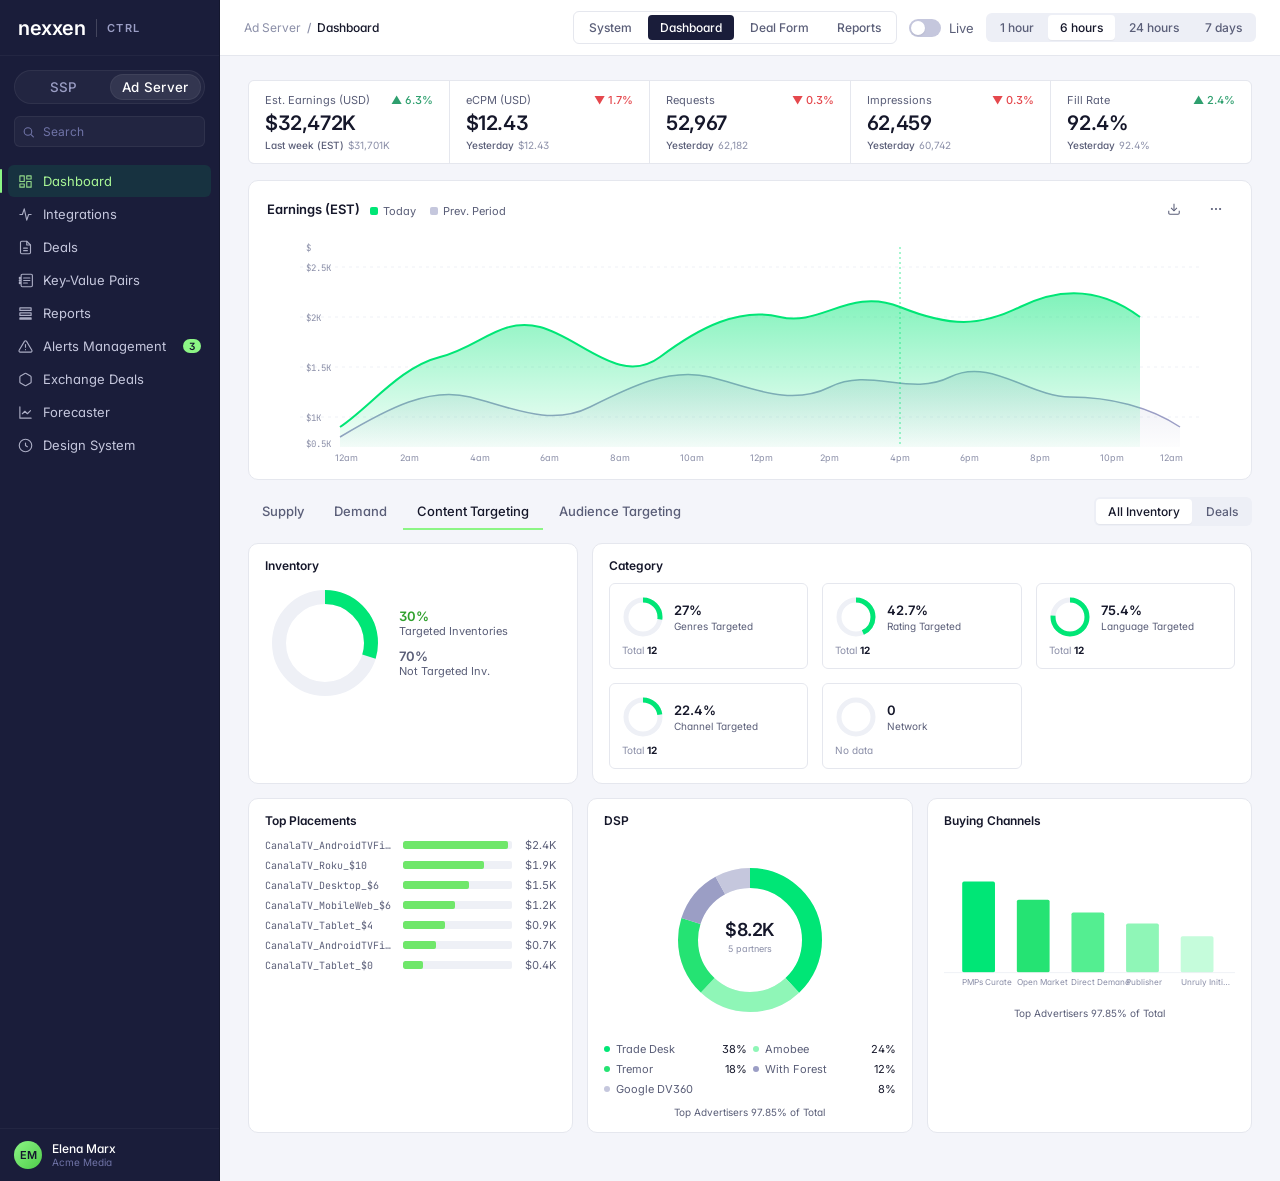
<file: dashboard.html>
<!doctype html>
<html lang="en">
<head>
  <meta charset="utf-8" />
  <title>Nexxen — Dashboard</title>
  <link rel="stylesheet" href="styles.css" />
  <style>
    .chart-card { padding: 16px 18px 12px; }
    .chart-card h3 { font-size: 13px; font-weight: 600; margin: 0; }
    .chart-row { display: flex; align-items: center; gap: 10px; margin-bottom: 6px; }
    .chart-row .right { margin-left: auto; display: flex; gap: 8px; align-items: center; }
    .chart-legend { display: flex; gap: 14px; font-size: 11px; color: var(--text-muted); margin-top: 4px; }
    .chart-legend .lg { display: flex; align-items: center; gap: 5px; }
    .chart-legend .sw { width: 8px; height: 8px; border-radius: 2px; display: inline-block; }

    .grid-2 { display: grid; grid-template-columns: 1fr 2fr; gap: 14px; }
    .grid-3 { display: grid; grid-template-columns: 1fr 1fr 1fr; gap: 14px; }
    .small-card { padding: 14px 16px; }
    .small-card h3 { font-size: 12px; font-weight: 600; margin: 0 0 10px; color: var(--text); }

    .donut-row { display: flex; align-items: center; gap: 14px; }
    .donut-row .lbl { font-size: 11px; color: var(--text-muted); }
    .donut-row .lbl b { display:block; color: var(--text); font-size: 13px; font-weight: 600; }

    .bar-list { display: flex; flex-direction: column; gap: 6px; }
    .bar-row { display: grid; grid-template-columns: 130px 1fr 36px; gap: 8px; align-items: center; font-size: 11px; }
    .bar-row .nm { color: var(--text-muted); white-space: nowrap; overflow: hidden; text-overflow: ellipsis; font-family: var(--font-mono); font-size: 10px; }
    .bar-row .vl { color: var(--text-muted); text-align: right; font-variant-numeric: tabular-nums; }
    .bar-bg { background: var(--viz-track); height: 8px; border-radius: 2px; position: relative; overflow: hidden; }
    .bar-fl { height: 100%; background: var(--accent-500); border-radius: 2px; }

    .targeting-tile {
      background: var(--surface);
      border: 1px solid var(--line);
      border-radius: var(--r-md);
      padding: 12px;
      display: flex; flex-direction: column; gap: 6px;
    }
    .targeting-tile .top { display: flex; align-items: center; gap: 10px; }
    .targeting-tile .stat { font-size: 12px; }
    .targeting-tile .stat b { display: block; font-weight: 600; font-size: 13px; }
    .targeting-tile .total { font-size: 10px; color: var(--text-subtle); margin-top: auto; }
  </style>
</head>
<body data-route="dashboard">
  <div class="app">
    <div id="nav-slot"></div>

    <main class="main">
      <header class="topbar">
        <div class="crumbs">Ad Server <span style="color:var(--text-subtle)">/</span> <span>Dashboard</span></div>
        <div class="right">
          <div class="page-tabs">
            <a href="design-system.html">System</a>
            <a href="dashboard.html" class="on">Dashboard</a>
            <a href="form.html">Deal Form</a>
            <a href="table.html">Reports</a>
          </div>
          <label class="toggle"><input type="checkbox" /><span class="track"></span><span class="muted">Live</span></label>
          <div class="seg">
            <button>1 hour</button>
            <button class="on">6 hours</button>
            <button>24 hours</button>
            <button>7 days</button>
          </div>
        </div>
      </header>

      <div class="content">

        <!-- KPI strip -->
        <div class="kpi-row">
          <div class="kpi">
            <div class="kpi-l">Est. Earnings (USD) <span class="delta delta-up">▲ 6.3%</span></div>
            <div class="kpi-v">$32,472K</div>
            <div class="kpi-s"><b>Last week (EST)</b> $31,701K</div>
          </div>
          <div class="kpi">
            <div class="kpi-l">eCPM (USD) <span class="delta delta-down">▼ 1.7%</span></div>
            <div class="kpi-v">$12.43</div>
            <div class="kpi-s"><b>Yesterday</b> $12.43</div>
          </div>
          <div class="kpi">
            <div class="kpi-l">Requests <span class="delta delta-down">▼ 0.3%</span></div>
            <div class="kpi-v">52,967</div>
            <div class="kpi-s"><b>Yesterday</b> 62,182</div>
          </div>
          <div class="kpi">
            <div class="kpi-l">Impressions <span class="delta delta-down">▼ 0.3%</span></div>
            <div class="kpi-v">62,459</div>
            <div class="kpi-s"><b>Yesterday</b> 60,742</div>
          </div>
          <div class="kpi">
            <div class="kpi-l">Fill Rate <span class="delta delta-up">▲ 2.4%</span></div>
            <div class="kpi-v">92.4%</div>
            <div class="kpi-s"><b>Yesterday</b> 92.4%</div>
          </div>
        </div>

        <!-- Main chart -->
        <div class="card chart-card" style="margin-bottom:14px">
          <div class="chart-row">
            <h3>Earnings (EST)</h3>
            <div class="chart-legend">
              <span class="lg"><span class="sw" style="background:#00E676"></span> Today</span>
              <span class="lg"><span class="sw" style="background:var(--navy-200)"></span> Prev. Period</span>
            </div>
            <div class="right">
              <button class="btn btn-ghost btn-sm">
                <svg viewBox="0 0 24 24" fill="none" stroke="currentColor" stroke-width="1.8"><path d="M21 15v4a2 2 0 0 1-2 2H5a2 2 0 0 1-2-2v-4"/><path d="m7 10 5 5 5-5"/><path d="M12 15V3"/></svg>
              </button>
              <button class="btn btn-ghost btn-sm">
                <svg viewBox="0 0 24 24" fill="none" stroke="currentColor" stroke-width="1.8"><circle cx="12" cy="12" r="1"/><circle cx="19" cy="12" r="1"/><circle cx="5" cy="12" r="1"/></svg>
              </button>
            </div>
          </div>
          <svg viewBox="0 0 900 240" style="width:100%;height:240px;display:block">
            <defs>
              <linearGradient id="amberFill" x1="0" y1="0" x2="0" y2="1">
                <stop offset="0%" stop-color="#00E676" stop-opacity="0.50"/>
                <stop offset="100%" stop-color="#00E676" stop-opacity="0.04"/>
              </linearGradient>
              <linearGradient id="grayFill" x1="0" y1="0" x2="0" y2="1">
                <stop offset="0%" stop-color="#C5C7DD" stop-opacity="0.4"/>
                <stop offset="100%" stop-color="#C5C7DD" stop-opacity="0.04"/>
              </linearGradient>
            </defs>
            <!-- gridlines -->
            <g stroke="#EFF1F6" stroke-width="1" stroke-dasharray="3 4">
              <line x1="0" y1="40"  x2="900" y2="40"/>
              <line x1="0" y1="90"  x2="900" y2="90"/>
              <line x1="0" y1="140" x2="900" y2="140"/>
              <line x1="0" y1="190" x2="900" y2="190"/>
            </g>
            <!-- y labels -->
            <g fill="#8B8FA8" font-size="9" font-family="JetBrains Mono">
              <text x="6" y="24">$</text>
              <text x="6" y="44">$2.5K</text>
              <text x="6" y="94">$2K</text>
              <text x="6" y="144">$1.5K</text>
              <text x="6" y="194">$1K</text>
              <text x="6" y="220">$0.5K</text>
            </g>
            <!-- prev period -->
            <path d="M40,210 C90,180 130,160 170,170 S250,200 290,180 S370,140 410,150 S490,180 530,160 S610,170 650,150 S730,170 770,170 S850,180 880,200 L880,220 L40,220 Z" fill="url(#grayFill)" stroke="none"/>
            <path d="M40,210 C90,180 130,160 170,170 S250,200 290,180 S370,140 410,150 S490,180 530,160 S610,170 650,150 S730,170 770,170 S850,180 880,200" fill="none" stroke="#9B9EC5" stroke-width="1.5"/>
            <!-- today -->
            <path d="M40,200 C70,180 100,140 140,130 S200,90 240,100 S320,160 360,130 S440,80 480,90 S550,60 600,80 S680,100 720,80 S800,60 840,90 L840,220 L40,220 Z" fill="url(#amberFill)" stroke="none"/>
            <path d="M40,200 C70,180 100,140 140,130 S200,90 240,100 S320,160 360,130 S440,80 480,90 S550,60 600,80 S680,100 720,80 S800,60 840,90" fill="none" stroke="#00E676" stroke-width="2"/>
            <!-- x labels -->
            <g fill="#8B8FA8" font-size="9" font-family="Inter">
              <text x="35" y="234">12am</text>
              <text x="100" y="234">2am</text>
              <text x="170" y="234">4am</text>
              <text x="240" y="234">6am</text>
              <text x="310" y="234">8am</text>
              <text x="380" y="234">10am</text>
              <text x="450" y="234">12pm</text>
              <text x="520" y="234">2pm</text>
              <text x="590" y="234">4pm</text>
              <text x="660" y="234">6pm</text>
              <text x="730" y="234">8pm</text>
              <text x="800" y="234">10pm</text>
              <text x="860" y="234">12am</text>
            </g>
            <!-- now indicator -->
            <line x1="600" y1="20" x2="600" y2="220" stroke="#00E676" stroke-width="1" stroke-dasharray="2 3" opacity="0.7"/>
          </svg>
        </div>

        <!-- Sub tabs -->
        <div class="row" style="margin-bottom: 14px;">
          <div class="tabs" style="border:0;flex:1">
            <div class="tab">Supply</div>
            <div class="tab">Demand</div>
            <div class="tab on">Content Targeting</div>
            <div class="tab">Audience Targeting</div>
          </div>
          <div class="seg"><button class="on">All Inventory</button><button>Deals</button></div>
        </div>

        <div class="grid-2" style="margin-bottom:14px">
          <!-- Inventory donut -->
          <div class="card small-card">
            <h3>Inventory</h3>
            <div class="donut-row">
              <svg width="120" height="120" viewBox="0 0 120 120">
                <circle cx="60" cy="60" r="46" fill="none" stroke="#EEF0F6" stroke-width="14"/>
                <circle cx="60" cy="60" r="46" fill="none" stroke="#00E676" stroke-width="14" stroke-dasharray="86 289" stroke-dashoffset="0" transform="rotate(-90 60 60)"/>
              </svg>
              <div class="col" style="gap:10px">
                <div class="lbl"><b style="color:var(--accent-700)">30%</b>Targeted Inventories</div>
                <div class="lbl"><b style="color:var(--text-muted)">70%</b>Not Targeted Inv.</div>
              </div>
            </div>
          </div>

          <!-- Category targeting tiles -->
          <div class="card small-card">
            <h3>Category</h3>
            <div class="grid-3">
              <div class="targeting-tile">
                <div class="top">
                  <svg width="42" height="42" viewBox="0 0 42 42"><circle cx="21" cy="21" r="17" fill="none" stroke="#EEF0F6" stroke-width="5"/><circle cx="21" cy="21" r="17" fill="none" stroke="#00E676" stroke-width="5" stroke-dasharray="29 107" transform="rotate(-90 21 21)"/></svg>
                  <div class="stat"><b>27%</b><span class="muted" style="font-size:10px">Genres Targeted</span></div>
                </div>
                <div class="total">Total <b style="color:var(--text)">12</b></div>
              </div>
              <div class="targeting-tile">
                <div class="top">
                  <svg width="42" height="42" viewBox="0 0 42 42"><circle cx="21" cy="21" r="17" fill="none" stroke="#EEF0F6" stroke-width="5"/><circle cx="21" cy="21" r="17" fill="none" stroke="#00E676" stroke-width="5" stroke-dasharray="46 107" transform="rotate(-90 21 21)"/></svg>
                  <div class="stat"><b>42.7%</b><span class="muted" style="font-size:10px">Rating Targeted</span></div>
                </div>
                <div class="total">Total <b style="color:var(--text)">12</b></div>
              </div>
              <div class="targeting-tile">
                <div class="top">
                  <svg width="42" height="42" viewBox="0 0 42 42"><circle cx="21" cy="21" r="17" fill="none" stroke="#EEF0F6" stroke-width="5"/><circle cx="21" cy="21" r="17" fill="none" stroke="#00E676" stroke-width="5" stroke-dasharray="81 107" transform="rotate(-90 21 21)"/></svg>
                  <div class="stat"><b>75.4%</b><span class="muted" style="font-size:10px">Language Targeted</span></div>
                </div>
                <div class="total">Total <b style="color:var(--text)">12</b></div>
              </div>
              <div class="targeting-tile">
                <div class="top">
                  <svg width="42" height="42" viewBox="0 0 42 42"><circle cx="21" cy="21" r="17" fill="none" stroke="#EEF0F6" stroke-width="5"/><circle cx="21" cy="21" r="17" fill="none" stroke="#00E676" stroke-width="5" stroke-dasharray="24 107" transform="rotate(-90 21 21)"/></svg>
                  <div class="stat"><b>22.4%</b><span class="muted" style="font-size:10px">Channel Targeted</span></div>
                </div>
                <div class="total">Total <b style="color:var(--text)">12</b></div>
              </div>
              <div class="targeting-tile">
                <div class="top">
                  <svg width="42" height="42" viewBox="0 0 42 42"><circle cx="21" cy="21" r="17" fill="none" stroke="#EEF0F6" stroke-width="5"/></svg>
                  <div class="stat"><b>0</b><span class="muted" style="font-size:10px">Network</span></div>
                </div>
                <div class="total">No data</div>
              </div>
            </div>
          </div>
        </div>

        <div class="grid-3">
          <!-- Top placements -->
          <div class="card small-card">
            <h3>Top Placements</h3>
            <div class="bar-list">
              <div class="bar-row"><span class="nm">CanalaTV_AndroidTVFire_$10</span><div class="bar-bg"><div class="bar-fl" style="width:96%"></div></div><span class="vl">$2.4K</span></div>
              <div class="bar-row"><span class="nm">CanalaTV_Roku_$10</span><div class="bar-bg"><div class="bar-fl" style="width:74%"></div></div><span class="vl">$1.9K</span></div>
              <div class="bar-row"><span class="nm">CanalaTV_Desktop_$6</span><div class="bar-bg"><div class="bar-fl" style="width:60%"></div></div><span class="vl">$1.5K</span></div>
              <div class="bar-row"><span class="nm">CanalaTV_MobileWeb_$6</span><div class="bar-bg"><div class="bar-fl" style="width:48%"></div></div><span class="vl">$1.2K</span></div>
              <div class="bar-row"><span class="nm">CanalaTV_Tablet_$4</span><div class="bar-bg"><div class="bar-fl" style="width:38%"></div></div><span class="vl">$0.9K</span></div>
              <div class="bar-row"><span class="nm">CanalaTV_AndroidTVFire_$10</span><div class="bar-bg"><div class="bar-fl" style="width:30%"></div></div><span class="vl">$0.7K</span></div>
              <div class="bar-row"><span class="nm">CanalaTV_Tablet_$0</span><div class="bar-bg"><div class="bar-fl" style="width:18%"></div></div><span class="vl">$0.4K</span></div>
            </div>
          </div>

          <!-- DSP donut -->
          <div class="card small-card">
            <h3>DSP</h3>
            <div style="display:flex;justify-content:center;padding:12px 0">
              <svg width="180" height="180" viewBox="0 0 180 180">
                <!-- ring -->
                <circle cx="90" cy="90" r="62" fill="none" stroke="#EEF0F6" stroke-width="20"/>
                <!-- The Trade Desk 38% -->
                <circle cx="90" cy="90" r="62" fill="none" stroke="#00E676" stroke-width="20" stroke-dasharray="148 389" transform="rotate(-90 90 90)"/>
                <!-- Amobee 24% -->
                <circle cx="90" cy="90" r="62" fill="none" stroke="#8FF6B7" stroke-width="20" stroke-dasharray="93 389" stroke-dashoffset="-148" transform="rotate(-90 90 90)"/>
                <!-- Tremor 18% -->
                <circle cx="90" cy="90" r="62" fill="none" stroke="#25E373" stroke-width="20" stroke-dasharray="70 389" stroke-dashoffset="-241" transform="rotate(-90 90 90)"/>
                <!-- With The Forest 12% -->
                <circle cx="90" cy="90" r="62" fill="none" stroke="#9B9EC5" stroke-width="20" stroke-dasharray="47 389" stroke-dashoffset="-311" transform="rotate(-90 90 90)"/>
                <!-- DV360 8% -->
                <circle cx="90" cy="90" r="62" fill="none" stroke="#C5C7DD" stroke-width="20" stroke-dasharray="31 389" stroke-dashoffset="-358" transform="rotate(-90 90 90)"/>
                <text x="90" y="86" text-anchor="middle" fill="#15172A" font-size="18" font-weight="600" font-family="Inter" letter-spacing="-0.5">$8.2K</text>
                <text x="90" y="102" text-anchor="middle" fill="#8B8FA8" font-size="9" font-family="Inter">5 partners</text>
              </svg>
            </div>
            <div style="display:grid;grid-template-columns:1fr 1fr;gap:6px;font-size:11px;color:var(--text-muted)">
              <div class="row" style="gap:6px"><span class="dot" style="background:#00E676"></span>Trade Desk <span style="margin-left:auto;color:var(--text)">38%</span></div>
              <div class="row" style="gap:6px"><span class="dot" style="background:#8FF6B7"></span>Amobee <span style="margin-left:auto;color:var(--text)">24%</span></div>
              <div class="row" style="gap:6px"><span class="dot" style="background:#25E373"></span>Tremor <span style="margin-left:auto;color:var(--text)">18%</span></div>
              <div class="row" style="gap:6px"><span class="dot" style="background:#9B9EC5"></span>With Forest <span style="margin-left:auto;color:var(--text)">12%</span></div>
              <div class="row" style="gap:6px;grid-column:1/-1"><span class="dot" style="background:#C5C7DD"></span>Google DV360 <span style="margin-left:auto;color:var(--text)">8%</span></div>
            </div>
            <div class="muted" style="font-size:10px;margin-top:10px;text-align:center">Top Advertisers 97.85% of Total</div>
          </div>

          <!-- Buying Channels -->
          <div class="card small-card">
            <h3>Buying Channels</h3>
            <svg viewBox="0 0 320 160" style="width:100%;height:160px">
              <g fill="#00E676">
                <rect x="20"  y="40"  width="36" height="100" rx="2"/>
                <rect x="80"  y="60"  width="36" height="80"  rx="2" fill="#25E373"/>
                <rect x="140" y="74"  width="36" height="66"  rx="2" fill="#54EE91"/>
                <rect x="200" y="86"  width="36" height="54"  rx="2" fill="#8FF6B7"/>
                <rect x="260" y="100" width="36" height="40"  rx="2" fill="#C5FCDB"/>
              </g>
              <g stroke="#EFF1F6" stroke-width="1">
                <line x1="0" y1="140" x2="320" y2="140"/>
              </g>
              <g fill="#8B8FA8" font-size="9" font-family="Inter">
                <text x="20"  y="154">PMPs Curate</text>
                <text x="80"  y="154">Open Market</text>
                <text x="140" y="154">Direct Demand</text>
                <text x="200" y="154">Publisher</text>
                <text x="260" y="154">Unruly Initi…</text>
              </g>
            </svg>
            <div class="muted" style="font-size:10px;text-align:center;margin-top:6px">Top Advertisers 97.85% of Total</div>
          </div>
        </div>

      </div>
    </main>
  </div>
  <script src="app.js"></script>
</body>
</html>
</file>
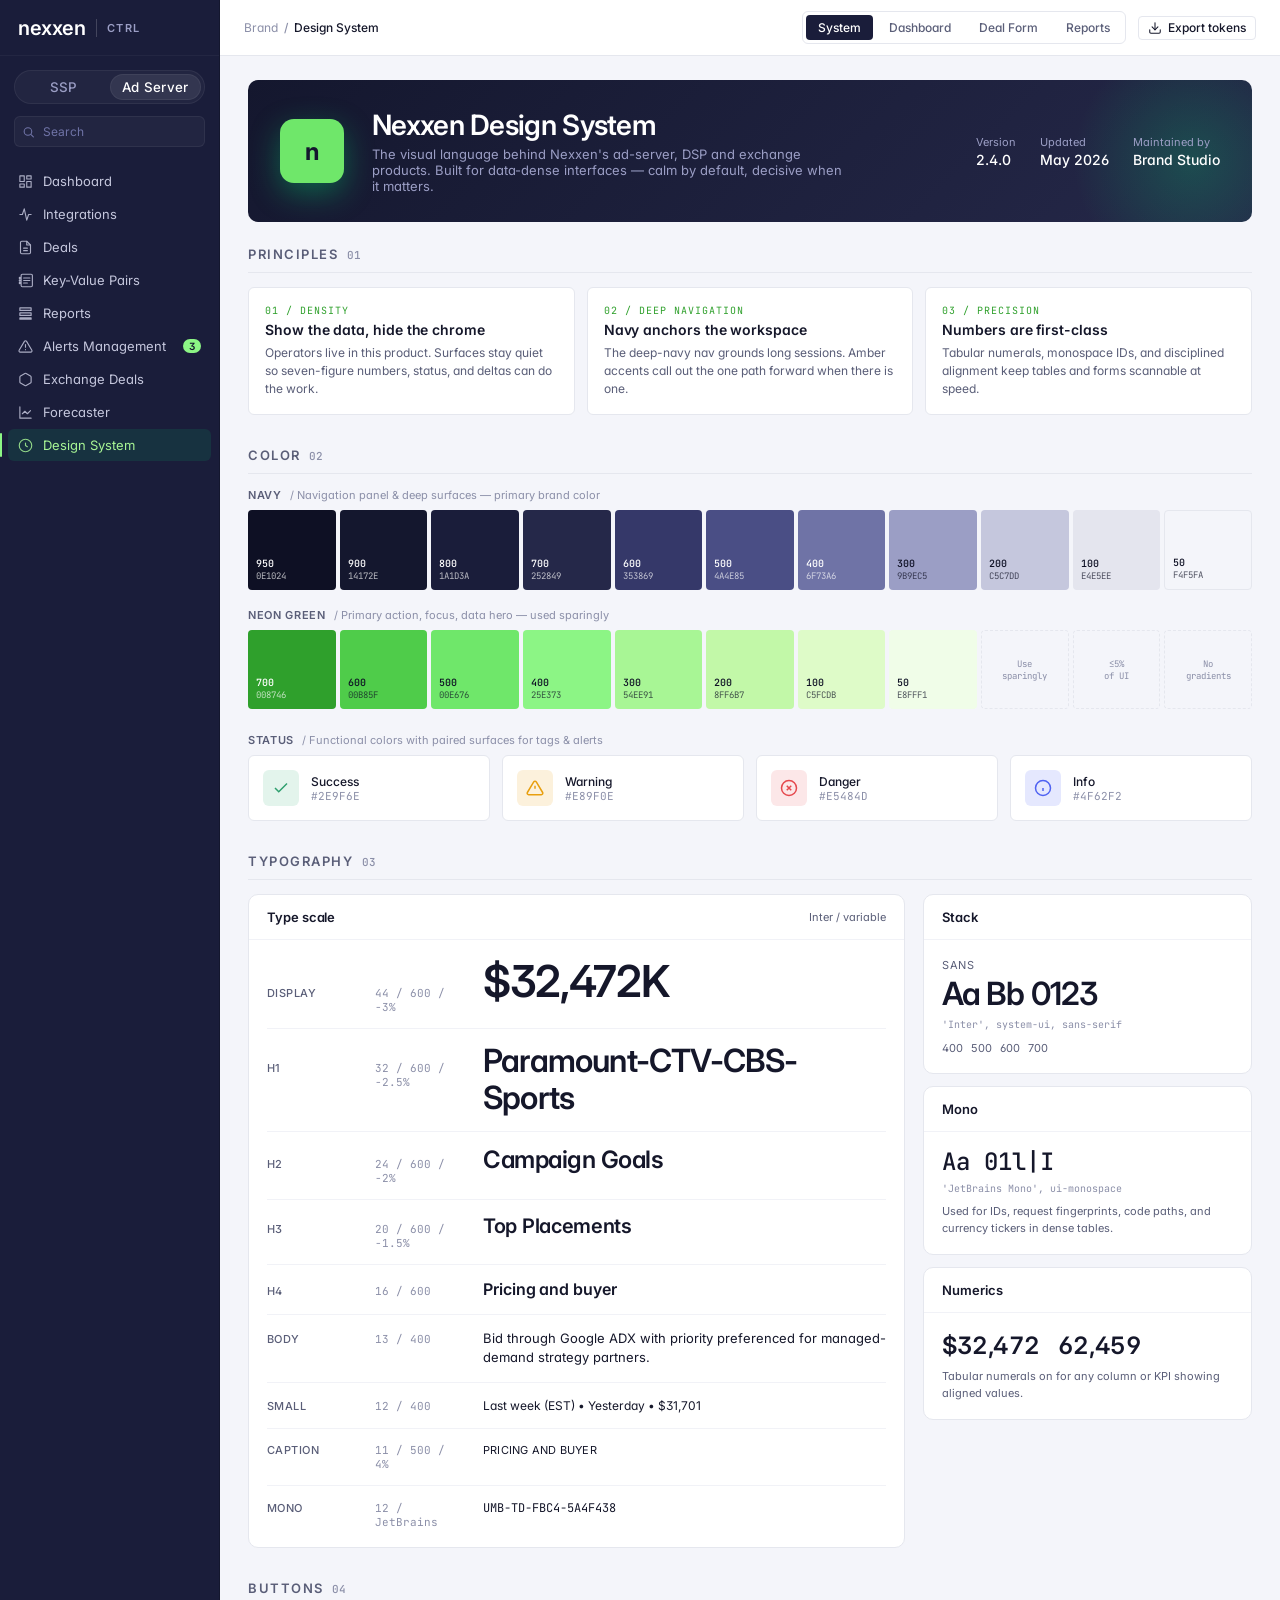
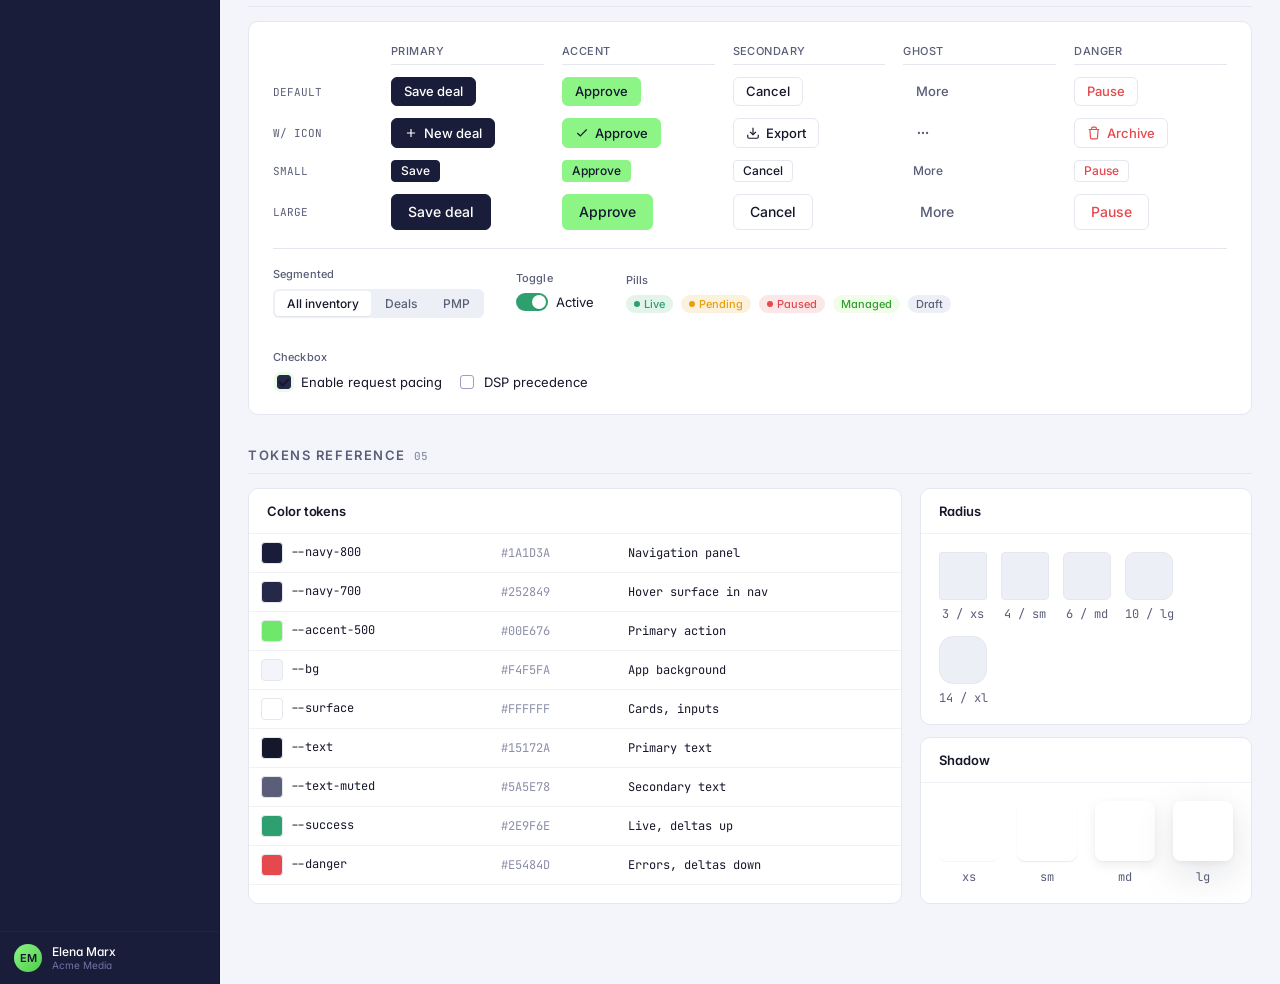
<file: design-system.html>
<!doctype html>
<html lang="en">
<head>
  <meta charset="utf-8" />
  <title>Nexxen — Design System</title>
  <link rel="stylesheet" href="styles.css" />
  <style>
    .ds-hero {
      background: linear-gradient(135deg, var(--navy-900) 0%, var(--navy-700) 100%);
      color: #fff;
      border-radius: var(--r-lg);
      padding: 28px 32px;
      margin-bottom: 24px;
      display: flex;
      align-items: center;
      gap: 28px;
      position: relative;
      overflow: hidden;
    }
    .ds-hero::after {
      content: "";
      position: absolute;
      right: -60px; top: -40px;
      width: 240px; height: 240px;
      border-radius: 50%;
      background: radial-gradient(circle, rgba(0,230,118,0.20), transparent 70%);
    }
    .ds-hero h1 {
      font-size: 28px;
      font-weight: 600;
      letter-spacing: -0.025em;
      margin: 0 0 4px;
    }
    .ds-hero p {
      margin: 0;
      color: var(--navy-300);
      font-size: 13px;
      max-width: 480px;
    }
    .ds-hero .marker {
      width: 64px; height: 64px;
      border-radius: 14px;
      background: var(--accent-500);
      display: grid; place-items: center;
      color: var(--navy-900);
      font-weight: 700;
      font-size: 24px;
      letter-spacing: -0.04em;
      flex-shrink: 0;
      box-shadow: 0 10px 30px rgba(0,230,118,0.35);
    }
    .ds-hero .meta {
      margin-left: auto;
      display: flex;
      gap: 24px;
      align-items: center;
      z-index: 1;
    }
    .ds-hero .meta .item { font-size: 11px; color: var(--navy-300); display: flex; flex-direction: column; gap: 2px; }
    .ds-hero .meta .item b { color: #fff; font-size: 14px; font-weight: 500; }

    .ds-section { margin-bottom: 32px; }
    .ds-section > h2 {
      font-size: 13px;
      font-weight: 600;
      letter-spacing: 0.12em;
      text-transform: uppercase;
      color: var(--text-muted);
      margin: 0 0 14px;
      padding-bottom: 10px;
      border-bottom: 1px solid var(--line);
      display: flex; align-items: baseline; gap: 8px;
    }
    .ds-section > h2 .num {
      font-family: var(--font-mono);
      font-size: 11px;
      color: var(--text-subtle);
      letter-spacing: 0.04em;
      font-weight: 500;
    }

    /* Color swatches */
    .swatch-grid {
      display: grid;
      grid-template-columns: repeat(11, 1fr);
      gap: 4px;
      margin-bottom: 18px;
    }
    .swatch {
      aspect-ratio: 1.1 / 1;
      border-radius: var(--r-sm);
      padding: 8px;
      display: flex;
      flex-direction: column;
      justify-content: flex-end;
      font-size: 10px;
      font-family: var(--font-mono);
      position: relative;
    }
    .swatch b { font-weight: 500; }
    .swatch span { opacity: 0.7; font-size: 9px; }
    .swatch.lg { aspect-ratio: 1 / 1; }

    .ramp-label {
      font-size: 11px;
      color: var(--text-muted);
      font-weight: 600;
      letter-spacing: 0.06em;
      text-transform: uppercase;
      margin-bottom: 8px;
      display: flex;
      align-items: baseline;
      gap: 8px;
    }
    .ramp-label .desc { text-transform: none; letter-spacing: 0; color: var(--text-subtle); font-weight: 400; }

    /* Status colors */
    .status-grid {
      display: grid;
      grid-template-columns: repeat(4, 1fr);
      gap: 12px;
    }
    .status-tile {
      background: var(--surface);
      border: 1px solid var(--line);
      border-radius: var(--r-md);
      padding: 14px;
      display: flex; align-items: center; gap: 12px;
    }
    .status-tile .chip {
      width: 36px; height: 36px;
      border-radius: var(--r-md);
      display: grid; place-items: center;
    }
    .status-tile .chip svg { width: 18px; height: 18px; }
    .status-tile .l { font-size: 12px; font-weight: 500; }
    .status-tile .v { font-size: 11px; font-family: var(--font-mono); color: var(--text-subtle); }

    /* Type scale */
    .type-row {
      display: grid;
      grid-template-columns: 90px 90px 1fr;
      align-items: baseline;
      padding: 14px 0;
      border-bottom: 1px solid var(--hairline);
      gap: 18px;
    }
    .type-row:last-child { border-bottom: 0; }
    .type-row .name { font-size: 11px; color: var(--text-muted); font-weight: 500; letter-spacing: 0.04em; text-transform: uppercase; }
    .type-row .meta { font-size: 11px; color: var(--text-subtle); font-family: var(--font-mono); }
    .type-row .sample { color: var(--text); }
    .type-display { font-size: 44px; font-weight: 600; letter-spacing: -0.03em; line-height: 1.05; }
    .type-h1 { font-size: 32px; font-weight: 600; letter-spacing: -0.025em; line-height: 1.15; }
    .type-h2 { font-size: 24px; font-weight: 600; letter-spacing: -0.02em; line-height: 1.2; }
    .type-h3 { font-size: 20px; font-weight: 600; letter-spacing: -0.015em; line-height: 1.25; }
    .type-h4 { font-size: 16px; font-weight: 600; letter-spacing: -0.005em; line-height: 1.3; }
    .type-body { font-size: 13px; line-height: 1.5; }
    .type-sm { font-size: 12px; color: var(--text-muted); line-height: 1.45; }
    .type-xs { font-size: 11px; color: var(--text-muted); letter-spacing: 0.02em; line-height: 1.4; }
    .type-mono { font-family: var(--font-mono); font-size: 12px; color: var(--text-muted); }

    /* Buttons grid */
    .btn-grid {
      display: grid;
      grid-template-columns: 100px repeat(5, 1fr);
      gap: 12px 18px;
      align-items: center;
    }
    .btn-grid .head {
      font-size: 11px; color: var(--text-muted); font-weight: 500;
      letter-spacing: 0.04em; text-transform: uppercase;
      padding-bottom: 6px;
      border-bottom: 1px solid var(--line);
    }
    .btn-grid .row-l {
      font-size: 11px; color: var(--text-muted);
      font-family: var(--font-mono);
    }

    .icons-bar {
      display: flex; flex-wrap: wrap; gap: 8px; margin-top: 12px;
    }
    .icons-bar .ic {
      width: 32px; height: 32px;
      border-radius: var(--r-sm);
      background: var(--bg-alt);
      display: grid; place-items: center;
      color: var(--text-muted);
    }
    .icons-bar .ic svg { width: 16px; height: 16px; stroke: currentColor; fill: none; stroke-width: 1.8; }

    /* token table */
    .tok-tbl {
      width: 100%;
      border-collapse: collapse;
      font-size: 12px;
    }
    .tok-tbl td {
      padding: 8px 12px;
      border-bottom: 1px solid var(--hairline);
      font-family: var(--font-mono);
    }
    .tok-tbl td:first-child { color: var(--text); }
    .tok-tbl td:nth-child(2) { color: var(--text-subtle); }
    .tok-tbl .preview {
      width: 22px; height: 22px;
      border-radius: 4px;
      border: 1px solid var(--line);
      display: inline-block;
      vertical-align: middle;
      margin-right: 8px;
    }

    .principles {
      display: grid;
      grid-template-columns: repeat(3, 1fr);
      gap: 12px;
    }
    .principle {
      background: var(--surface);
      border: 1px solid var(--line);
      border-radius: var(--r-md);
      padding: 16px;
    }
    .principle .num { font-family: var(--font-mono); font-size: 10px; color: var(--accent-700); letter-spacing: 0.1em; }
    .principle h4 { margin: 4px 0 6px; font-size: 14px; font-weight: 600; letter-spacing: -0.005em; }
    .principle p { margin: 0; font-size: 12px; color: var(--text-muted); line-height: 1.5; }

    .two-col {
      display: grid;
      grid-template-columns: 2fr 1fr;
      gap: 18px;
    }
  </style>
</head>
<body data-route="design">
  <div class="app">
    <div id="nav-slot"></div>

    <main class="main">
      <header class="topbar">
        <div class="crumbs">Brand <span style="color:var(--text-subtle)">/</span> <span>Design System</span></div>
        <div class="right">
          <div class="page-tabs">
            <a href="design-system.html" class="on">System</a>
            <a href="dashboard.html">Dashboard</a>
            <a href="form.html">Deal Form</a>
            <a href="table.html">Reports</a>
          </div>
          <button class="btn btn-secondary btn-sm">
            <svg viewBox="0 0 24 24" fill="none" stroke="currentColor" stroke-width="1.8" stroke-linecap="round"><path d="M21 15v4a2 2 0 0 1-2 2H5a2 2 0 0 1-2-2v-4"/><path d="m7 10 5 5 5-5"/><path d="M12 15V3"/></svg>
            Export tokens
          </button>
        </div>
      </header>

      <div class="content">

        <!-- HERO -->
        <section class="ds-hero">
          <div class="marker">n</div>
          <div>
            <h1>Nexxen Design System</h1>
            <p>The visual language behind Nexxen's ad-server, DSP and exchange products. Built for data-dense interfaces — calm by default, decisive when it matters.</p>
          </div>
          <div class="meta">
            <div class="item"><span>Version</span><b>2.4.0</b></div>
            <div class="item"><span>Updated</span><b>May 2026</b></div>
            <div class="item"><span>Maintained by</span><b>Brand Studio</b></div>
          </div>
        </section>

        <!-- PRINCIPLES -->
        <section class="ds-section">
          <h2>Principles <span class="num">01</span></h2>
          <div class="principles">
            <div class="principle">
              <div class="num">01 / DENSITY</div>
              <h4>Show the data, hide the chrome</h4>
              <p>Operators live in this product. Surfaces stay quiet so seven-figure numbers, status, and deltas can do the work.</p>
            </div>
            <div class="principle">
              <div class="num">02 / DEEP NAVIGATION</div>
              <h4>Navy anchors the workspace</h4>
              <p>The deep-navy nav grounds long sessions. Amber accents call out the one path forward when there is one.</p>
            </div>
            <div class="principle">
              <div class="num">03 / PRECISION</div>
              <h4>Numbers are first-class</h4>
              <p>Tabular numerals, monospace IDs, and disciplined alignment keep tables and forms scannable at speed.</p>
            </div>
          </div>
        </section>

        <!-- COLOR -->
        <section class="ds-section">
          <h2>Color <span class="num">02</span></h2>

          <div class="ramp-label">Navy <span class="desc">/ Navigation panel & deep surfaces — primary brand color</span></div>
          <div class="swatch-grid">
            <div class="swatch" style="background:var(--navy-950);color:#fff"><b>950</b><span>0E1024</span></div>
            <div class="swatch" style="background:var(--navy-900);color:#fff"><b>900</b><span>14172E</span></div>
            <div class="swatch" style="background:var(--navy-800);color:#fff"><b>800</b><span>1A1D3A</span></div>
            <div class="swatch" style="background:var(--navy-700);color:#fff"><b>700</b><span>252849</span></div>
            <div class="swatch" style="background:var(--navy-600);color:#fff"><b>600</b><span>353869</span></div>
            <div class="swatch" style="background:var(--navy-500);color:#fff"><b>500</b><span>4A4E85</span></div>
            <div class="swatch" style="background:var(--navy-400);color:#fff"><b>400</b><span>6F73A6</span></div>
            <div class="swatch" style="background:var(--navy-300);color:#0E1024"><b>300</b><span>9B9EC5</span></div>
            <div class="swatch" style="background:var(--navy-200);color:#0E1024"><b>200</b><span>C5C7DD</span></div>
            <div class="swatch" style="background:var(--navy-100);color:#0E1024"><b>100</b><span>E4E5EE</span></div>
            <div class="swatch" style="background:var(--bg);color:#0E1024;border:1px solid var(--line)"><b>50</b><span>F4F5FA</span></div>
          </div>

          <div class="ramp-label">Neon Green <span class="desc">/ Primary action, focus, data hero — used sparingly</span></div>
          <div class="swatch-grid">
            <div class="swatch" style="background:var(--accent-700);color:#fff"><b>700</b><span>008746</span></div>
            <div class="swatch" style="background:var(--accent-600);color:#0E1024"><b>600</b><span>00B85F</span></div>
            <div class="swatch" style="background:var(--accent-500);color:#0E1024"><b>500</b><span>00E676</span></div>
            <div class="swatch" style="background:var(--accent-400);color:#0E1024"><b>400</b><span>25E373</span></div>
            <div class="swatch" style="background:var(--accent-300);color:#0E1024"><b>300</b><span>54EE91</span></div>
            <div class="swatch" style="background:var(--accent-200);color:#0E1024"><b>200</b><span>8FF6B7</span></div>
            <div class="swatch" style="background:var(--accent-100);color:#0E1024"><b>100</b><span>C5FCDB</span></div>
            <div class="swatch" style="background:var(--accent-50);color:#0E1024"><b>50</b><span>E8FFF1</span></div>
            <div class="swatch" style="background:transparent;border:1px dashed var(--line);color:var(--text-subtle);justify-content:center;align-items:center;text-align:center;font-size:9px">Use<br>sparingly</div>
            <div class="swatch" style="background:transparent;border:1px dashed var(--line);color:var(--text-subtle);justify-content:center;align-items:center;text-align:center;font-size:9px">≤5%<br>of UI</div>
            <div class="swatch" style="background:transparent;border:1px dashed var(--line);color:var(--text-subtle);justify-content:center;align-items:center;text-align:center;font-size:9px">No<br>gradients</div>
          </div>

          <div class="ramp-label" style="margin-top:24px">Status <span class="desc">/ Functional colors with paired surfaces for tags & alerts</span></div>
          <div class="status-grid">
            <div class="status-tile">
              <div class="chip" style="background:var(--success-bg);color:var(--success)">
                <svg viewBox="0 0 24 24" fill="none" stroke="currentColor" stroke-width="2"><path d="M20 6 9 17l-5-5"/></svg>
              </div>
              <div>
                <div class="l">Success</div>
                <div class="v">#2E9F6E</div>
              </div>
            </div>
            <div class="status-tile">
              <div class="chip" style="background:var(--warning-bg);color:var(--warning)">
                <svg viewBox="0 0 24 24" fill="none" stroke="currentColor" stroke-width="2"><path d="M10.3 3.86 1.82 18a2 2 0 0 0 1.71 3h16.94a2 2 0 0 0 1.71-3L13.71 3.86a2 2 0 0 0-3.42 0z"/><path d="M12 9v4M12 17h.01"/></svg>
              </div>
              <div>
                <div class="l">Warning</div>
                <div class="v">#E89F0E</div>
              </div>
            </div>
            <div class="status-tile">
              <div class="chip" style="background:var(--danger-bg);color:var(--danger)">
                <svg viewBox="0 0 24 24" fill="none" stroke="currentColor" stroke-width="2"><circle cx="12" cy="12" r="10"/><path d="m15 9-6 6M9 9l6 6"/></svg>
              </div>
              <div>
                <div class="l">Danger</div>
                <div class="v">#E5484D</div>
              </div>
            </div>
            <div class="status-tile">
              <div class="chip" style="background:var(--info-bg);color:var(--info)">
                <svg viewBox="0 0 24 24" fill="none" stroke="currentColor" stroke-width="2"><circle cx="12" cy="12" r="10"/><path d="M12 16v-4M12 8h.01"/></svg>
              </div>
              <div>
                <div class="l">Info</div>
                <div class="v">#4F62F2</div>
              </div>
            </div>
          </div>
        </section>

        <!-- TYPOGRAPHY -->
        <section class="ds-section">
          <h2>Typography <span class="num">03</span></h2>
          <div class="two-col">
            <div class="card">
              <div class="card-h"><h3>Type scale</h3><div class="right muted" style="font-size:11px">Inter / variable</div></div>
              <div class="card-b" style="padding: 4px 18px">
                <div class="type-row"><div class="name">Display</div><div class="meta">44 / 600 / -3%</div><div class="sample type-display">$32,472K</div></div>
                <div class="type-row"><div class="name">H1</div><div class="meta">32 / 600 / -2.5%</div><div class="sample type-h1">Paramount-CTV-CBS-Sports</div></div>
                <div class="type-row"><div class="name">H2</div><div class="meta">24 / 600 / -2%</div><div class="sample type-h2">Campaign Goals</div></div>
                <div class="type-row"><div class="name">H3</div><div class="meta">20 / 600 / -1.5%</div><div class="sample type-h3">Top Placements</div></div>
                <div class="type-row"><div class="name">H4</div><div class="meta">16 / 600</div><div class="sample type-h4">Pricing and buyer</div></div>
                <div class="type-row"><div class="name">Body</div><div class="meta">13 / 400</div><div class="sample type-body">Bid through Google ADX with priority preferenced for managed-demand strategy partners.</div></div>
                <div class="type-row"><div class="name">Small</div><div class="meta">12 / 400</div><div class="sample type-sm">Last week (EST) • Yesterday • $31,701</div></div>
                <div class="type-row"><div class="name">Caption</div><div class="meta">11 / 500 / 4%</div><div class="sample type-xs">PRICING AND BUYER</div></div>
                <div class="type-row"><div class="name">Mono</div><div class="meta">12 / JetBrains</div><div class="sample type-mono">UMB-TD-FBC4-5A4F438</div></div>
              </div>
            </div>

            <div class="col" style="gap:12px">
              <div class="card">
                <div class="card-h"><h3>Stack</h3></div>
                <div class="card-b">
                  <div style="font-size:11px;color:var(--text-muted);margin-bottom:6px;letter-spacing:0.04em;text-transform:uppercase">Sans</div>
                  <div style="font-size:32px;font-weight:600;letter-spacing:-0.03em;line-height:1">Aa Bb 0123</div>
                  <div style="font-family:var(--font-mono);font-size:10px;color:var(--text-subtle);margin-top:8px">'Inter', system-ui, sans-serif</div>
                  <div style="display:flex;gap:8px;margin-top:10px;font-size:11px;color:var(--text-muted)">
                    <span>400</span><span>500</span><span>600</span><span>700</span>
                  </div>
                </div>
              </div>
              <div class="card">
                <div class="card-h"><h3>Mono</h3></div>
                <div class="card-b">
                  <div style="font-family:var(--font-mono);font-size:24px;font-weight:500;line-height:1">Aa 01l|I</div>
                  <div style="font-family:var(--font-mono);font-size:10px;color:var(--text-subtle);margin-top:8px">'JetBrains Mono', ui-monospace</div>
                  <p style="font-size:11px;color:var(--text-muted);margin:8px 0 0;line-height:1.5">Used for IDs, request fingerprints, code paths, and currency tickers in dense tables.</p>
                </div>
              </div>
              <div class="card">
                <div class="card-h"><h3>Numerics</h3></div>
                <div class="card-b">
                  <div style="display:flex;gap:18px">
                    <div style="font-size:24px;font-weight:600;font-variant-numeric:tabular-nums;letter-spacing:-0.02em">$32,472</div>
                    <div style="font-size:24px;font-weight:600;font-variant-numeric:tabular-nums;letter-spacing:-0.02em">62,459</div>
                  </div>
                  <p style="font-size:11px;color:var(--text-muted);margin:8px 0 0;line-height:1.5">Tabular numerals on for any column or KPI showing aligned values.</p>
                </div>
              </div>
            </div>
          </div>
        </section>

        <!-- BUTTONS -->
        <section class="ds-section">
          <h2>Buttons <span class="num">04</span></h2>
          <div class="card">
            <div class="card-b" style="padding: 22px 24px">
              <div class="btn-grid">
                <div></div>
                <div class="head">Primary</div>
                <div class="head">Accent</div>
                <div class="head">Secondary</div>
                <div class="head">Ghost</div>
                <div class="head">Danger</div>

                <div class="row-l">DEFAULT</div>
                <div><button class="btn btn-primary">Save deal</button></div>
                <div><button class="btn btn-accent">Approve</button></div>
                <div><button class="btn btn-secondary">Cancel</button></div>
                <div><button class="btn btn-ghost">More</button></div>
                <div><button class="btn btn-danger">Pause</button></div>

                <div class="row-l">W/ ICON</div>
                <div><button class="btn btn-primary">
                  <svg viewBox="0 0 24 24" fill="none" stroke="currentColor" stroke-width="2"><path d="M12 5v14M5 12h14"/></svg> New deal
                </button></div>
                <div><button class="btn btn-accent">
                  <svg viewBox="0 0 24 24" fill="none" stroke="currentColor" stroke-width="2"><path d="M20 6 9 17l-5-5"/></svg> Approve
                </button></div>
                <div><button class="btn btn-secondary">
                  <svg viewBox="0 0 24 24" fill="none" stroke="currentColor" stroke-width="2"><path d="M21 15v4a2 2 0 0 1-2 2H5a2 2 0 0 1-2-2v-4"/><path d="m7 10 5 5 5-5"/><path d="M12 15V3"/></svg> Export
                </button></div>
                <div><button class="btn btn-ghost">
                  <svg viewBox="0 0 24 24" fill="none" stroke="currentColor" stroke-width="2"><circle cx="12" cy="12" r="1"/><circle cx="19" cy="12" r="1"/><circle cx="5" cy="12" r="1"/></svg>
                </button></div>
                <div><button class="btn btn-danger">
                  <svg viewBox="0 0 24 24" fill="none" stroke="currentColor" stroke-width="2"><path d="M3 6h18M8 6V4a2 2 0 0 1 2-2h4a2 2 0 0 1 2 2v2M19 6l-1 14a2 2 0 0 1-2 2H8a2 2 0 0 1-2-2L5 6"/></svg> Archive
                </button></div>

                <div class="row-l">SMALL</div>
                <div><button class="btn btn-primary btn-sm">Save</button></div>
                <div><button class="btn btn-accent btn-sm">Approve</button></div>
                <div><button class="btn btn-secondary btn-sm">Cancel</button></div>
                <div><button class="btn btn-ghost btn-sm">More</button></div>
                <div><button class="btn btn-danger btn-sm">Pause</button></div>

                <div class="row-l">LARGE</div>
                <div><button class="btn btn-primary btn-lg">Save deal</button></div>
                <div><button class="btn btn-accent btn-lg">Approve</button></div>
                <div><button class="btn btn-secondary btn-lg">Cancel</button></div>
                <div><button class="btn btn-ghost btn-lg">More</button></div>
                <div><button class="btn btn-danger btn-lg">Pause</button></div>
              </div>

              <hr class="hr" />

              <div style="display:flex;gap:32px;align-items:center;flex-wrap:wrap">
                <div>
                  <div class="label" style="margin-bottom:8px">Segmented</div>
                  <div class="seg">
                    <button class="on">All inventory</button>
                    <button>Deals</button>
                    <button>PMP</button>
                  </div>
                </div>
                <div>
                  <div class="label" style="margin-bottom:8px">Toggle</div>
                  <label class="toggle">
                    <input type="checkbox" checked />
                    <span class="track"></span>
                    <span>Active</span>
                  </label>
                </div>
                <div>
                  <div class="label" style="margin-bottom:8px">Pills</div>
                  <div class="row">
                    <span class="pill pill-success"><span class="dot dot-success"></span> Live</span>
                    <span class="pill pill-warning"><span class="dot dot-warning"></span> Pending</span>
                    <span class="pill pill-danger"><span class="dot dot-danger"></span> Paused</span>
                    <span class="pill pill-accent">Managed</span>
                    <span class="pill pill-neutral">Draft</span>
                  </div>
                </div>
                <div>
                  <div class="label" style="margin-bottom:8px">Checkbox</div>
                  <div class="row" style="gap:14px">
                    <label class="check"><input type="checkbox" checked style="background-color: rgb(37, 40, 73); border-color: rgb(37, 40, 73)" /> Enable request pacing</label>
                    <label class="check"><input type="checkbox" /> DSP precedence</label>
                  </div>
                </div>
              </div>
            </div>
          </div>
        </section>

        <!-- TOKENS -->
        <section class="ds-section">
          <h2>Tokens reference <span class="num">05</span></h2>
          <div class="two-col">
            <div class="card">
              <div class="card-h"><h3>Color tokens</h3></div>
              <div class="card-b" style="padding:0">
                <table class="tok-tbl">
                  <tbody>
                    <tr><td><span class="preview" style="background:var(--navy-800)"></span>--navy-800</td><td>#1A1D3A</td><td>Navigation panel</td></tr>
                    <tr><td><span class="preview" style="background:var(--navy-700)"></span>--navy-700</td><td>#252849</td><td>Hover surface in nav</td></tr>
                    <tr><td><span class="preview" style="background:var(--accent-500)"></span>--accent-500</td><td>#00E676</td><td>Primary action</td></tr>
                    <tr><td><span class="preview" style="background:var(--bg)"></span>--bg</td><td>#F4F5FA</td><td>App background</td></tr>
                    <tr><td><span class="preview" style="background:var(--surface);border-color:var(--line)"></span>--surface</td><td>#FFFFFF</td><td>Cards, inputs</td></tr>
                    <tr><td><span class="preview" style="background:var(--text)"></span>--text</td><td>#15172A</td><td>Primary text</td></tr>
                    <tr><td><span class="preview" style="background:var(--text-muted)"></span>--text-muted</td><td>#5A5E78</td><td>Secondary text</td></tr>
                    <tr><td><span class="preview" style="background:var(--success)"></span>--success</td><td>#2E9F6E</td><td>Live, deltas up</td></tr>
                    <tr><td><span class="preview" style="background:var(--danger)"></span>--danger</td><td>#E5484D</td><td>Errors, deltas down</td></tr>
                  </tbody>
                </table>
              </div>
            </div>

            <div class="col" style="gap:12px">
              <div class="card">
                <div class="card-h"><h3>Radius</h3></div>
                <div class="card-b" style="display:flex;gap:14px;align-items:flex-end;flex-wrap:wrap">
                  <div style="text-align:center"><div style="width:48px;height:48px;background:var(--bg-alt);border:1px solid var(--line);border-radius:3px"></div><div class="type-mono" style="margin-top:6px">3 / xs</div></div>
                  <div style="text-align:center"><div style="width:48px;height:48px;background:var(--bg-alt);border:1px solid var(--line);border-radius:4px"></div><div class="type-mono" style="margin-top:6px">4 / sm</div></div>
                  <div style="text-align:center"><div style="width:48px;height:48px;background:var(--bg-alt);border:1px solid var(--line);border-radius:6px"></div><div class="type-mono" style="margin-top:6px">6 / md</div></div>
                  <div style="text-align:center"><div style="width:48px;height:48px;background:var(--bg-alt);border:1px solid var(--line);border-radius:10px"></div><div class="type-mono" style="margin-top:6px">10 / lg</div></div>
                  <div style="text-align:center"><div style="width:48px;height:48px;background:var(--bg-alt);border:1px solid var(--line);border-radius:14px"></div><div class="type-mono" style="margin-top:6px">14 / xl</div></div>
                </div>
              </div>
              <div class="card">
                <div class="card-h"><h3>Shadow</h3></div>
                <div class="card-b" style="display:flex;gap:18px">
                  <div style="text-align:center"><div style="width:60px;height:60px;background:#fff;border-radius:8px;box-shadow:var(--shadow-xs)"></div><div class="type-mono" style="margin-top:8px">xs</div></div>
                  <div style="text-align:center"><div style="width:60px;height:60px;background:#fff;border-radius:8px;box-shadow:var(--shadow-sm)"></div><div class="type-mono" style="margin-top:8px">sm</div></div>
                  <div style="text-align:center"><div style="width:60px;height:60px;background:#fff;border-radius:8px;box-shadow:var(--shadow-md)"></div><div class="type-mono" style="margin-top:8px">md</div></div>
                  <div style="text-align:center"><div style="width:60px;height:60px;background:#fff;border-radius:8px;box-shadow:var(--shadow-lg)"></div><div class="type-mono" style="margin-top:8px">lg</div></div>
                </div>
              </div>
            </div>
          </div>
        </section>

      </div>
    </main>
  </div>

  <script src="app.js"></script>
</body>
</html>
</file>
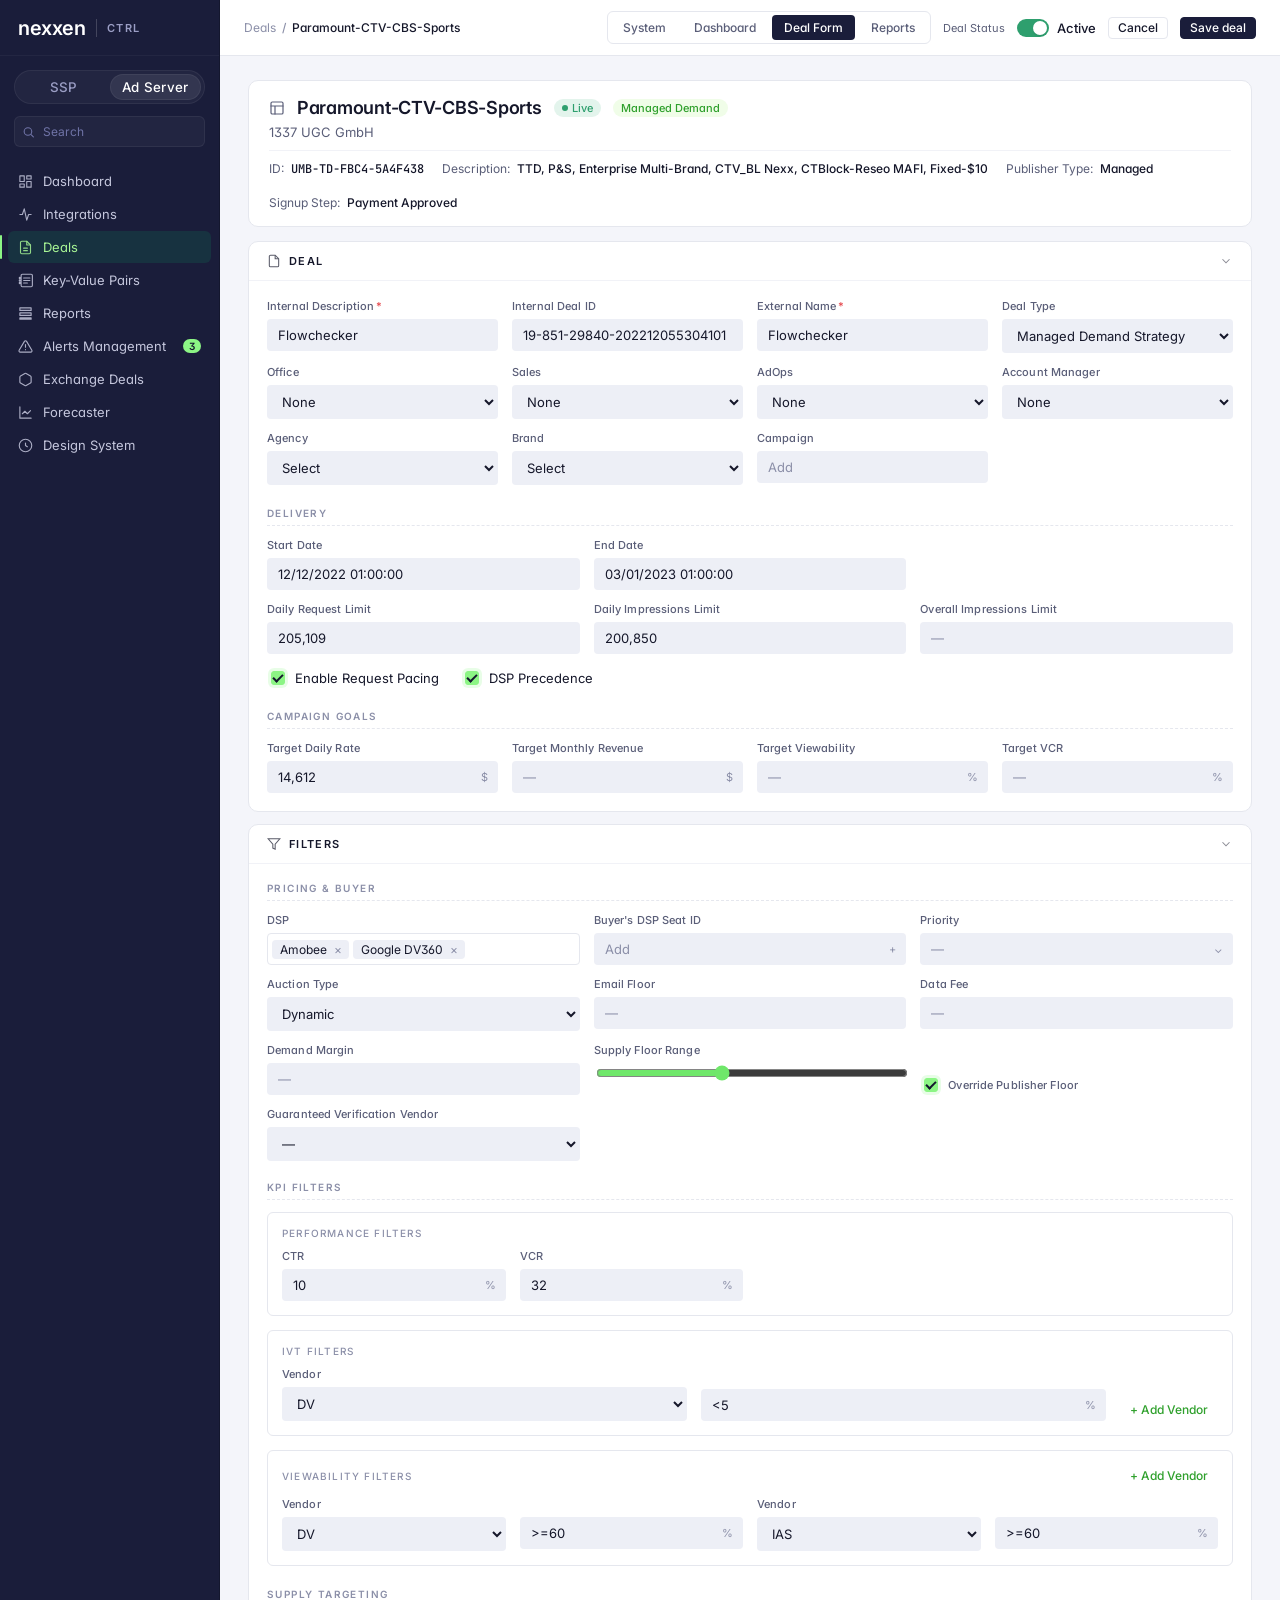
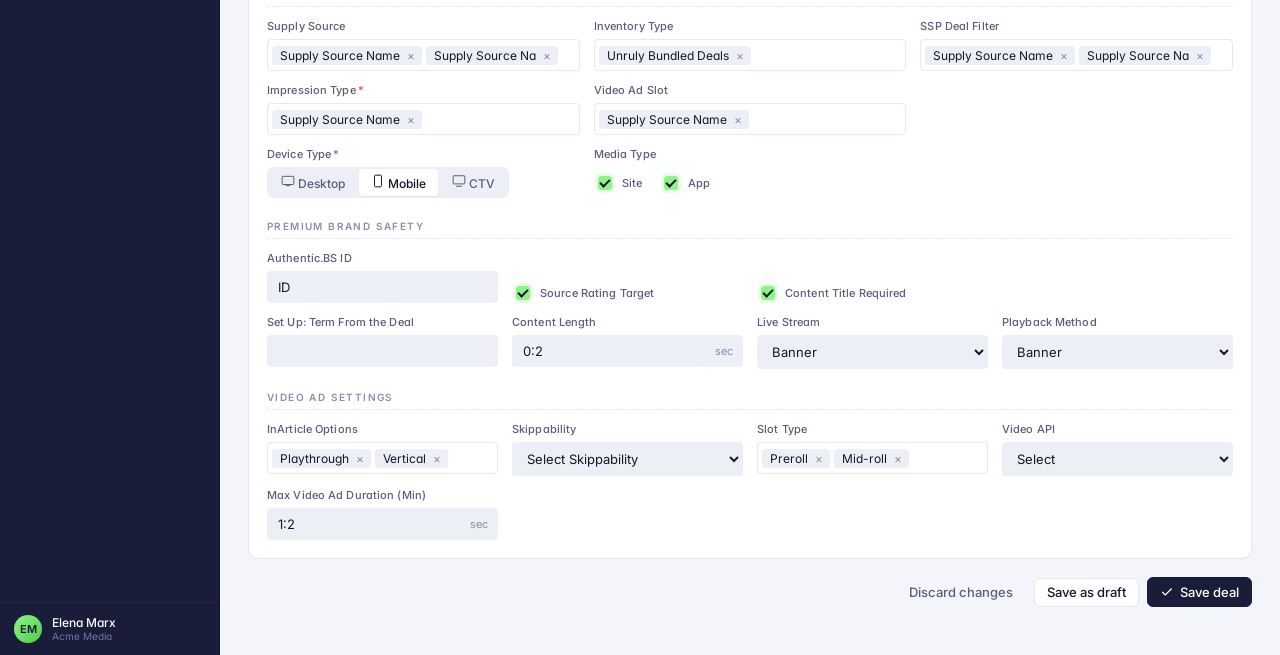
<file: form-original.html>
<!doctype html>
<html lang="en">
<head>
  <meta charset="utf-8" />
  <title>Nexxen — Deal Form</title>
  <link rel="stylesheet" href="styles.css" />
  <style>
    .form-head {
      background: var(--surface);
      border: 1px solid var(--line);
      border-radius: var(--r-lg);
      padding: 16px 20px;
      margin-bottom: 14px;
    }
    .form-head .row1 { display:flex; align-items:center; gap:12px; margin-bottom:6px; }
    .form-head h1 { margin:0; font-size:18px; font-weight:600; letter-spacing:-0.015em; }
    .form-head .meta { font-size: 12px; color: var(--text-muted); display: flex; flex-wrap: wrap; gap: 18px; padding-top: 10px; border-top: 1px solid var(--hairline); margin-top: 10px; }
    .form-head .meta b { color: var(--text); font-weight: 500; margin-left: 4px; }

    .panel {
      background: var(--surface);
      border: 1px solid var(--line);
      border-radius: var(--r-lg);
      margin-bottom: 12px;
    }
    .panel-h {
      display: flex; align-items: center; gap: 8px;
      padding: 12px 18px;
      border-bottom: 1px solid var(--hairline);
      cursor: pointer;
    }
    .panel-h h2 {
      margin: 0;
      font-size: 11px; font-weight: 600;
      letter-spacing: 0.12em; text-transform: uppercase;
      color: var(--text);
    }
    .panel-h svg { width: 14px; height: 14px; opacity: 0.7; }
    .panel-h .chev { margin-left: auto; opacity: 0.5; }
    .panel-b { padding: 18px; }

    .sub-h {
      font-size: 10px; font-weight: 600;
      letter-spacing: 0.14em; text-transform: uppercase;
      color: var(--text-subtle);
      margin: 18px 0 12px;
      padding-bottom: 6px;
      border-bottom: 1px dashed var(--line);
    }
    .sub-h:first-child { margin-top: 0; }

    .grid-4 { display: grid; grid-template-columns: repeat(4, 1fr); gap: 12px 14px; }
    .grid-3 { display: grid; grid-template-columns: repeat(3, 1fr); gap: 12px 14px; }
    .grid-2 { display: grid; grid-template-columns: 1fr 1fr; gap: 12px 14px; }
  </style>
</head>
<body data-route="form">
  <div class="app">
    <div id="nav-slot"></div>

    <main class="main">
      <header class="topbar">
        <div class="crumbs">Deals <span style="color:var(--text-subtle)">/</span> <span>Paramount-CTV-CBS-Sports</span></div>
        <div class="right">
          <div class="page-tabs">
            <a href="design-system.html">System</a>
            <a href="dashboard.html">Dashboard</a>
            <a href="form.html" class="on">Deal Form</a>
            <a href="table.html">Reports</a>
          </div>
          <span class="muted" style="font-size:11px">Deal Status</span>
          <label class="toggle"><input type="checkbox" checked /><span class="track"></span><span style="font-weight:500">Active</span></label>
          <button class="btn btn-secondary btn-sm">Cancel</button>
          <button class="btn btn-primary btn-sm">Save deal</button>
        </div>
      </header>

      <div class="content" style="max-width: 1200px; margin: 0 auto;">

        <!-- header card -->
        <div class="form-head">
          <div class="row1">
            <svg viewBox="0 0 24 24" width="16" height="16" fill="none" stroke="currentColor" stroke-width="1.8" stroke-linecap="round" stroke-linejoin="round" style="color:var(--text-muted)"><rect x="3" y="3" width="18" height="18" rx="2"/><path d="M3 9h18M9 21V9"/></svg>
            <h1>Paramount-CTV-CBS-Sports</h1>
            <span class="pill pill-success"><span class="dot dot-success"></span> Live</span>
            <span class="pill pill-accent">Managed Demand</span>
          </div>
          <div class="muted" style="font-size:13px">1337 UGC GmbH</div>
          <div class="meta">
            <div>ID: <b class="mono">UMB-TD-FBC4-5A4F438</b></div>
            <div>Description: <b>TTD, P&S, Enterprise Multi-Brand, CTV_BL Nexx, CTBlock-Reseo MAFI, Fixed-$10</b></div>
            <div>Publisher Type: <b>Managed</b></div>
            <div>Signup Step: <b>Payment Approved</b></div>
          </div>
        </div>

        <!-- DETAILS -->
        <section class="panel">
          <header class="panel-h">
            <svg viewBox="0 0 24 24" fill="none" stroke="currentColor" stroke-width="1.8"><path d="M14 2H6a2 2 0 0 0-2 2v16a2 2 0 0 0 2 2h12a2 2 0 0 0 2-2V8z"/><path d="M14 2v6h6"/></svg>
            <h2>Deal</h2>
            <svg class="chev" viewBox="0 0 24 24" fill="none" stroke="currentColor" stroke-width="1.8"><path d="m6 9 6 6 6-6"/></svg>
          </header>
          <div class="panel-b">
            <div class="grid-4">
              <div class="field"><label class="required">Internal Description</label><input class="input input-flat" value="Flowchecker"/></div>
              <div class="field"><label>Internal Deal ID</label><input class="input input-flat" value="19-851-29840-202212055304101"/></div>
              <div class="field"><label class="required">External Name</label><input class="input input-flat" value="Flowchecker"/></div>
              <div class="field"><label>Deal Type</label><select class="select input-flat"><option>Managed Demand Strategy</option></select></div>

              <div class="field"><label>Office</label><select class="select input-flat"><option>None</option></select></div>
              <div class="field"><label>Sales</label><select class="select input-flat"><option>None</option></select></div>
              <div class="field"><label>AdOps</label><select class="select input-flat"><option>None</option></select></div>
              <div class="field"><label>Account Manager</label><select class="select input-flat"><option>None</option></select></div>

              <div class="field"><label>Agency</label><select class="select input-flat"><option>Select</option></select></div>
              <div class="field"><label>Brand</label><select class="select input-flat"><option>Select</option></select></div>
              <div class="field"><label>Campaign</label><input class="input input-flat" placeholder="Add"/></div>
            </div>

            <div class="sub-h" style="margin-top:22px">Delivery</div>
            <div class="grid-3">
              <div class="field"><label>Start Date</label><input class="input input-flat" value="12/12/2022 01:00:00"/></div>
              <div class="field"><label>End Date</label><input class="input input-flat" value="03/01/2023 01:00:00"/></div>
              <div></div>
              <div class="field"><label>Daily Request Limit</label><input class="input input-flat" value="205,109"/></div>
              <div class="field"><label>Daily Impressions Limit</label><input class="input input-flat" value="200,850"/></div>
              <div class="field"><label>Overall Impressions Limit</label><input class="input input-flat" placeholder="—"/></div>
            </div>
            <div class="row" style="gap: 22px; margin-top: 14px">
              <label class="check"><input type="checkbox" checked/> Enable Request Pacing</label>
              <label class="check"><input type="checkbox" checked/> DSP Precedence</label>
            </div>

            <div class="sub-h" style="margin-top:22px">Campaign Goals</div>
            <div class="grid-4">
              <div class="field"><label>Target Daily Rate</label><div class="suffix"><input class="input input-flat" value="14,612"/><span class="suffix-tag">$</span></div></div>
              <div class="field"><label>Target Monthly Revenue</label><div class="suffix"><input class="input input-flat" placeholder="—"/><span class="suffix-tag">$</span></div></div>
              <div class="field"><label>Target Viewability</label><div class="suffix"><input class="input input-flat" placeholder="—"/><span class="suffix-tag">%</span></div></div>
              <div class="field"><label>Target VCR</label><div class="suffix"><input class="input input-flat" placeholder="—"/><span class="suffix-tag">%</span></div></div>
            </div>
          </div>
        </section>

        <!-- FILTERS -->
        <section class="panel">
          <header class="panel-h">
            <svg viewBox="0 0 24 24" fill="none" stroke="currentColor" stroke-width="1.8"><path d="M22 3H2l8 9.46V19l4 2v-8.54L22 3z"/></svg>
            <h2>Filters</h2>
            <svg class="chev" viewBox="0 0 24 24" fill="none" stroke="currentColor" stroke-width="1.8"><path d="m6 9 6 6 6-6"/></svg>
          </header>
          <div class="panel-b">
            <div class="sub-h">Pricing &amp; Buyer</div>
            <div class="grid-3">
              <div class="field"><label>DSP</label>
                <div class="tag-input">
                  <span class="tag">Amobee <span class="x">×</span></span>
                  <span class="tag">Google DV360 <span class="x">×</span></span>
                </div>
              </div>
              <div class="field"><label>Buyer's DSP Seat ID</label><div class="suffix"><input class="input input-flat" placeholder="Add"/><span class="suffix-tag">+</span></div></div>
              <div class="field"><label>Priority</label><div class="suffix"><input class="input input-flat" placeholder="—"/><span class="suffix-tag">⌄</span></div></div>

              <div class="field"><label>Auction Type</label><select class="select input-flat"><option>Dynamic</option></select></div>
              <div class="field"><label>Email Floor</label><input class="input input-flat" placeholder="—"/></div>
              <div class="field"><label>Data Fee</label><input class="input input-flat" placeholder="—"/></div>

              <div class="field"><label>Demand Margin</label><input class="input input-flat" placeholder="—"/></div>
              <div class="field"><label>Supply Floor Range</label>
                <input type="range" min="0" max="100" value="40" style="accent-color: var(--accent-500); width:100%"/>
              </div>
              <div class="field" style="justify-content:flex-end"><label class="check"><input type="checkbox" checked/> Override Publisher Floor</label></div>

              <div class="field" style="grid-column: span 1"><label>Guaranteed Verification Vendor</label><select class="select input-flat"><option>—</option></select></div>
            </div>

            <!-- KPI filters -->
            <div class="sub-h" style="margin-top: 20px">KPI Filters</div>
            <div style="border:1px solid var(--line);border-radius:var(--r-md);padding:14px;margin-bottom:14px">
              <div class="label" style="margin-bottom:10px;color:var(--text-subtle);font-size:10px;letter-spacing:0.12em">PERFORMANCE FILTERS</div>
              <div class="grid-4">
                <div class="field"><label>CTR</label><div class="suffix"><input class="input input-flat" value="10"/><span class="suffix-tag">%</span></div></div>
                <div class="field"><label>VCR</label><div class="suffix"><input class="input input-flat" value="32"/><span class="suffix-tag">%</span></div></div>
              </div>
            </div>
            <div style="border:1px solid var(--line);border-radius:var(--r-md);padding:14px;margin-bottom:14px">
              <div class="label" style="margin-bottom:10px;color:var(--text-subtle);font-size:10px;letter-spacing:0.12em">IVT FILTERS</div>
              <div class="row" style="gap:14px;align-items:flex-end">
                <div class="field" style="flex:1"><label>Vendor</label><select class="select input-flat"><option>DV</option></select></div>
                <div class="field" style="flex:1"><label>&nbsp;</label><div class="suffix"><input class="input input-flat" value="<5"/><span class="suffix-tag">%</span></div></div>
                <button class="btn btn-ghost btn-sm" style="color:var(--accent-700)">+ Add Vendor</button>
              </div>
            </div>
            <div style="border:1px solid var(--line);border-radius:var(--r-md);padding:14px">
              <div class="row" style="margin-bottom:10px">
                <div class="label" style="color:var(--text-subtle);font-size:10px;letter-spacing:0.12em">VIEWABILITY FILTERS</div>
                <button class="btn btn-ghost btn-sm" style="margin-left:auto;color:var(--accent-700)">+ Add Vendor</button>
              </div>
              <div class="grid-4">
                <div class="field"><label>Vendor</label><select class="select input-flat"><option>DV</option></select></div>
                <div class="field"><label>&nbsp;</label><div class="suffix"><input class="input input-flat" value=">=60"/><span class="suffix-tag">%</span></div></div>
                <div class="field"><label>Vendor</label><select class="select input-flat"><option>IAS</option></select></div>
                <div class="field"><label>&nbsp;</label><div class="suffix"><input class="input input-flat" value=">=60"/><span class="suffix-tag">%</span></div></div>
              </div>
            </div>

            <!-- Supply targeting -->
            <div class="sub-h" style="margin-top: 22px">Supply Targeting</div>
            <div class="grid-3">
              <div class="field"><label>Supply Source</label>
                <div class="tag-input">
                  <span class="tag">Supply Source Name <span class="x">×</span></span>
                  <span class="tag">Supply Source Na <span class="x">×</span></span>
                </div>
              </div>
              <div class="field"><label>Inventory Type</label>
                <div class="tag-input">
                  <span class="tag">Unruly Bundled Deals <span class="x">×</span></span>
                </div>
              </div>
              <div class="field"><label>SSP Deal Filter</label>
                <div class="tag-input">
                  <span class="tag">Supply Source Name <span class="x">×</span></span>
                  <span class="tag">Supply Source Na <span class="x">×</span></span>
                </div>
              </div>
              <div class="field"><label class="required">Impression Type</label>
                <div class="tag-input"><span class="tag">Supply Source Name <span class="x">×</span></span></div>
              </div>
              <div class="field"><label>Video Ad Slot</label>
                <div class="tag-input"><span class="tag">Supply Source Name <span class="x">×</span></span></div>
              </div>
              <div></div>
              <div class="field"><label class="required">Device Type</label>
                <div class="seg" style="align-self:flex-start">
                  <button>
                    <svg viewBox="0 0 24 24" width="14" height="14" fill="none" stroke="currentColor" stroke-width="1.7"><rect x="2" y="4" width="20" height="14" rx="1"/><path d="M8 20h8M12 18v2"/></svg>
                    Desktop
                  </button>
                  <button class="on">
                    <svg viewBox="0 0 24 24" width="14" height="14" fill="none" stroke="currentColor" stroke-width="1.7"><rect x="6" y="2" width="12" height="20" rx="2"/><path d="M12 18h.01"/></svg>
                    Mobile
                  </button>
                  <button>
                    <svg viewBox="0 0 24 24" width="14" height="14" fill="none" stroke="currentColor" stroke-width="1.7"><rect x="2" y="3" width="20" height="14" rx="1"/><path d="M7 21h10"/></svg>
                    CTV
                  </button>
                </div>
              </div>
              <div class="field" style="grid-column: span 2"><label>Media Type</label>
                <div class="row" style="gap:18px;padding-top:6px">
                  <label class="check"><input type="checkbox" checked/> Site</label>
                  <label class="check"><input type="checkbox" checked/> App</label>
                </div>
              </div>
            </div>

            <!-- Premium brand safety -->
            <div class="sub-h" style="margin-top: 22px">Premium Brand Safety</div>
            <div class="grid-4">
              <div class="field"><label>Authentic.BS ID</label><input class="input input-flat" value="ID"/></div>
              <div class="field" style="justify-content:flex-end"><label class="check"><input type="checkbox" checked/> Source Rating Target</label></div>
              <div class="field" style="justify-content:flex-end"><label class="check"><input type="checkbox" checked/> Content Title Required</label></div>
              <div></div>
              <div class="field"><label>Set Up: Term From the Deal</label><input class="input input-flat" placeholder=""/></div>
              <div class="field"><label>Content Length</label><div class="suffix"><input class="input input-flat" value="0:2"/><span class="suffix-tag">sec</span></div></div>
              <div class="field"><label>Live Stream</label><select class="select input-flat"><option>Banner</option></select></div>
              <div class="field"><label>Playback Method</label><select class="select input-flat"><option>Banner</option></select></div>
            </div>

            <!-- Video ad settings -->
            <div class="sub-h" style="margin-top: 22px">Video Ad Settings</div>
            <div class="grid-4">
              <div class="field"><label>InArticle Options</label>
                <div class="tag-input">
                  <span class="tag">Playthrough <span class="x">×</span></span>
                  <span class="tag">Vertical <span class="x">×</span></span>
                </div>
              </div>
              <div class="field"><label>Skippability</label><select class="select input-flat"><option>Select Skippability</option></select></div>
              <div class="field"><label>Slot Type</label>
                <div class="tag-input">
                  <span class="tag">Preroll <span class="x">×</span></span>
                  <span class="tag">Mid-roll <span class="x">×</span></span>
                </div>
              </div>
              <div class="field"><label>Video API</label><select class="select input-flat"><option>Select</option></select></div>
              <div class="field"><label>Max Video Ad Duration (Min)</label><div class="suffix"><input class="input input-flat" value="1:2"/><span class="suffix-tag">sec</span></div></div>
            </div>
          </div>
        </section>

        <!-- footer actions -->
        <div class="row" style="margin-top:18px;justify-content:flex-end;gap:8px">
          <button class="btn btn-ghost">Discard changes</button>
          <button class="btn btn-secondary">Save as draft</button>
          <button class="btn btn-primary">
            <svg viewBox="0 0 24 24" fill="none" stroke="currentColor" stroke-width="2"><path d="M20 6 9 17l-5-5"/></svg>
            Save deal
          </button>
        </div>

      </div>
    </main>
  </div>
  <script src="app.js"></script>
</body>
</html>
</file>
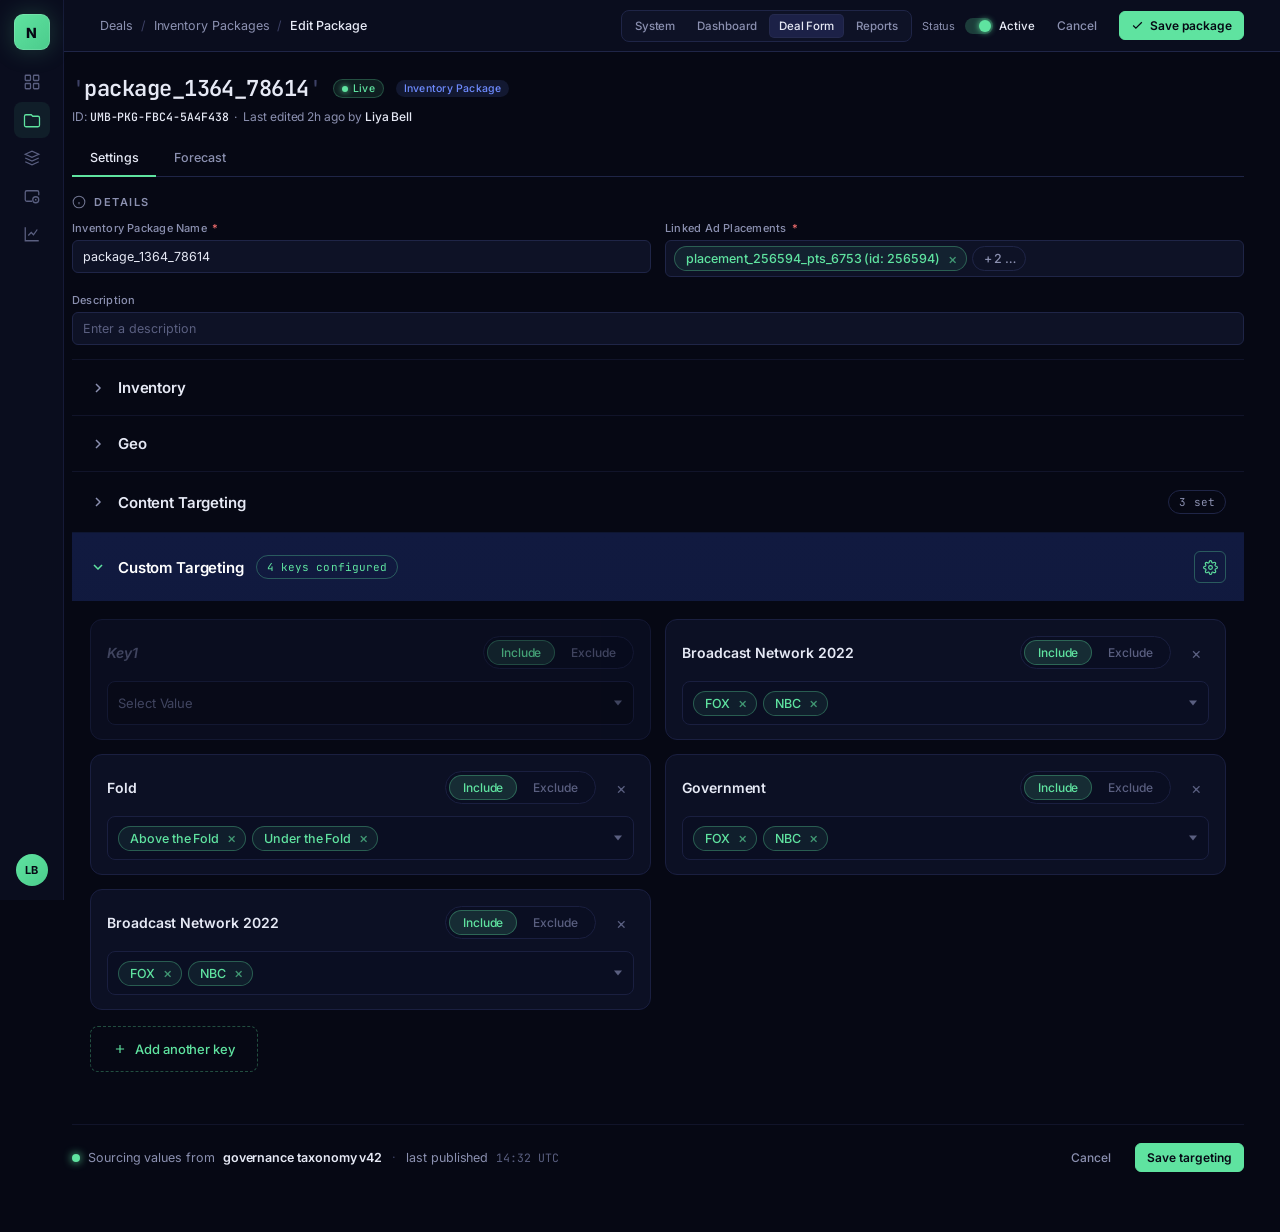
<file: form.html>
<!doctype html>
<html lang="en">
<head>
  <meta charset="utf-8" />
  <title>Edit Package — Custom Targeting</title>
  <link href="https://fonts.googleapis.com/css2?family=Inter:wght@400;500;600;700&family=JetBrains+Mono:wght@400;500;600&display=swap" rel="stylesheet">
  <style>
    :root {
      /* Surfaces — deeper, cooler navy stack */
      --bg-0: #060814;
      --bg-1: #0A0D1E;
      --bg-2: #0E1226;
      --bg-3: #141833;
      --bg-4: #1C2147;
      --line: #1F2547;
      --line-soft: #161A38;
      --hairline: #11142A;

      /* Card fills */
      --card:        #0C1024;
      --card-border: #1A1F40;
      --card-inset:  #0A0E22;

      /* Section emphasis (the blue header in the screenshot) */
      --section-tint:    #111A40;
      --section-tint-2:  #0E1632;
      --section-accent:  #3A6BFF;

      --text:        #E6E9F5;
      --text-muted:  #8B90B0;
      --text-subtle: #5A5F80;
      --text-dim:    #3D4166;

      /* Include / positive — mint green */
      --neon:        #5FE3A0;
      --neon-2:      #4BCB8C;
      --neon-soft:   rgba(95,227,160,0.14);
      --neon-soft-2: rgba(95,227,160,0.08);
      --neon-line:   rgba(95,227,160,0.32);
      --neon-glow:   rgba(95,227,160,0.22);
      --neon-glow-soft: rgba(95,227,160,0.10);

      /* Exclude / negative — coral red */
      --red:        #F26D6D;
      --red-2:      #E55858;
      --red-soft:   rgba(242,109,109,0.14);
      --red-line:   rgba(242,109,109,0.34);
      --red-glow:   rgba(242,109,109,0.20);

      --warn: #F5C518;
      --danger: #F26D6D;
      --info: #6E8BFF;

      --r-xs: 4px; --r-sm: 6px; --r-md: 8px; --r-lg: 12px; --r-xl: 14px; --r-pill: 999px;

      --font: 'Inter', -apple-system, system-ui, sans-serif;
      --mono: 'JetBrains Mono', ui-monospace, monospace;
    }

    * { box-sizing: border-box; }
    html, body { margin: 0; padding: 0; height: 100%; }
    body {
      font-family: var(--font);
      font-size: 13px;
      color: var(--text);
      background: var(--bg-0);
      letter-spacing: -0.005em;
      -webkit-font-smoothing: antialiased;
      -moz-osx-font-smoothing: grayscale;
    }
    button { font-family: inherit; }
    input, textarea, select { font-family: inherit; color: inherit; }
    ::selection { background: var(--neon); color: var(--bg-0); }

    .app { display: grid; grid-template-columns: 64px 1fr; min-height: 100vh; }

    /* Left rail */
    .rail {
      background: var(--bg-1);
      border-right: 1px solid var(--line-soft);
      display: flex; flex-direction: column;
      align-items: center;
      padding: 14px 0;
      position: sticky; top: 0; height: 100vh;
    }
    .rail .logo {
      width: 36px; height: 36px;
      border-radius: 9px;
      background: linear-gradient(135deg, var(--neon), var(--neon-2));
      color: var(--bg-0);
      display: grid; place-items: center;
      font-weight: 800; font-size: 14px;
      letter-spacing: -0.04em;
      box-shadow: 0 0 24px var(--neon-glow), inset 0 0 0 1px rgba(255,255,255,0.15);
      margin-bottom: 14px;
    }
    .rail .nav { display: flex; flex-direction: column; gap: 2px; }
    .rail-btn {
      width: 36px; height: 36px;
      border-radius: 8px;
      display: grid; place-items: center;
      color: var(--text-subtle);
      cursor: pointer;
      background: transparent; border: none;
      transition: color .12s, background .12s;
    }
    .rail-btn:hover { color: var(--text); background: var(--bg-2); }
    .rail-btn.on { color: var(--neon); background: rgba(95,227,160,0.08); }
    .rail-btn svg { width: 18px; height: 18px; }
    .rail .who {
      margin-top: auto;
      width: 32px; height: 32px;
      border-radius: 50%;
      background: linear-gradient(135deg, var(--neon), var(--neon-2));
      color: var(--bg-0);
      display: grid; place-items: center;
      font-weight: 700; font-size: 11px;
    }

    /* Topbar */
    .topbar {
      height: 52px;
      display: flex; align-items: center;
      gap: 12px;
      padding: 0 22px;
      border-bottom: 1px solid var(--line);
      background: var(--bg-1);
      position: sticky; top: 0; z-index: 5;
    }
    .crumbs { display: flex; align-items: center; gap: 8px; font-size: 12.5px; color: var(--text-muted); }
    .crumbs b { color: var(--text); font-weight: 500; }
    .crumbs .sep { color: var(--text-dim); }
    .topbar .right { margin-left: auto; display: flex; align-items: center; gap: 10px; }
    .page-tabs { display: flex; gap: 2px; padding: 3px; background: var(--bg-2); border: 1px solid var(--line); border-radius: var(--r-md); }
    .page-tabs a {
      padding: 5px 10px; border-radius: 5px;
      font-size: 11.5px; font-weight: 500;
      color: var(--text-muted); text-decoration: none;
    }
    .page-tabs a:hover { color: var(--text); }
    .page-tabs a.on { background: var(--bg-4); color: var(--text); box-shadow: inset 0 0 0 1px rgba(255,255,255,0.04); }

    /* Toggle */
    .toggle { display: inline-flex; align-items: center; gap: 6px; font-size: 11.5px; color: var(--text-muted); cursor: pointer; }
    .toggle input { display: none; }
    .toggle .track { width: 28px; height: 16px; border-radius: 999px; background: var(--bg-3); position: relative; transition: background .15s; }
    .toggle .track::after { content: ""; position: absolute; left: 2px; top: 2px; width: 12px; height: 12px; border-radius: 50%; background: var(--text-subtle); transition: transform .15s, background .15s; }
    .toggle input:checked + .track { background: var(--neon-glow); }
    .toggle input:checked + .track::after { transform: translateX(12px); background: var(--neon); box-shadow: 0 0 6px var(--neon); }
    .toggle b { color: var(--text); font-weight: 500; }

    /* Buttons */
    .btn {
      display: inline-flex; align-items: center; gap: 6px;
      padding: 6px 11px;
      border: 1px solid var(--line);
      border-radius: 6px;
      background: var(--bg-2);
      color: var(--text);
      font-size: 12px; font-weight: 500;
      cursor: pointer;
      transition: background .12s, border-color .12s, box-shadow .12s;
    }
    .btn:hover { background: var(--bg-3); border-color: var(--bg-4); }
    .btn svg { width: 13px; height: 13px; }
    .btn-primary { background: var(--neon); color: var(--bg-0); border-color: var(--neon); font-weight: 600; }
    .btn-primary:hover { background: #7FEEB8; border-color: #7FEEB8; box-shadow: 0 0 18px var(--neon-glow); }
    .btn-ghost { background: transparent; border-color: transparent; color: var(--text-muted); }
    .btn-ghost:hover { background: var(--bg-2); color: var(--text); }
    .btn-icon { padding: 6px; }

    /* Main content */
    .main { padding: 22px 36px 60px; max-width: 1280px; margin: 0 auto; width: 100%; }
    .topbar { padding: 0 36px; }

    /* Title row */
    .title-row { display: flex; align-items: center; gap: 12px; margin-bottom: 6px; }
    .title-row h1 {
      margin: 0;
      font-size: 22px; font-weight: 600;
      letter-spacing: -0.025em;
      font-family: var(--mono);
      color: var(--text);
    }
    .title-row h1 .quote { color: var(--text-dim); font-weight: 400; }
    .pill { display: inline-flex; align-items: center; gap: 5px; padding: 2px 8px; border-radius: var(--r-pill); font-size: 10.5px; font-weight: 500; letter-spacing: 0.02em; }
    .pill.live { background: var(--neon-glow-soft); color: var(--neon); border: 1px solid rgba(95,227,160,0.25); }
    .pill.live .dot { width: 6px; height: 6px; border-radius: 50%; background: var(--neon); box-shadow: 0 0 6px var(--neon); animation: dotpulse 1.6s ease-in-out infinite; }
    .pill.info { background: rgba(110,139,255,0.12); color: var(--info); }
    @keyframes dotpulse { 0%,100% { opacity: 1; } 50% { opacity: 0.45; } }

    .sub-meta { color: var(--text-muted); font-size: 12px; margin-bottom: 16px; }
    .sub-meta b { color: var(--text); font-weight: 500; }

    /* Tab bar */
    .tabs {
      display: flex; gap: 0;
      border-bottom: 1px solid var(--line);
      margin-bottom: 18px;
    }
    .tabs .tab {
      padding: 10px 18px;
      font-size: 12.5px; font-weight: 500;
      color: var(--text-muted);
      cursor: pointer;
      border-bottom: 2px solid transparent;
      margin-bottom: -1px;
      transition: color .12s, border-color .12s;
    }
    .tabs .tab:hover { color: var(--text); }
    .tabs .tab.on { color: var(--text); border-bottom-color: var(--neon); }

    /* Section: Details header */
    .details-h {
      display: flex; align-items: center; gap: 8px;
      font-size: 11px; font-weight: 600;
      letter-spacing: 0.14em; text-transform: uppercase;
      color: var(--text-muted);
      margin-bottom: 12px;
    }
    .details-h svg { width: 14px; height: 14px; opacity: 0.8; }

    /* Form bits */
    .field { display: flex; flex-direction: column; gap: 5px; }
    .field label {
      font-size: 11px;
      color: var(--text-muted);
      font-weight: 500;
      letter-spacing: 0.02em;
    }
    .field label .req { color: var(--danger); margin-left: 2px; }
    .input, .select {
      background: var(--bg-2);
      border: 1px solid var(--line);
      border-radius: var(--r-sm);
      padding: 8px 10px;
      color: var(--text);
      font-size: 12.5px;
      outline: none;
      transition: border-color .12s, box-shadow .12s;
      width: 100%;
    }
    .input::placeholder { color: var(--text-subtle); }
    .input:focus, .select:focus { border-color: var(--neon-2); box-shadow: 0 0 0 3px var(--neon-glow); }

    .grid-2 { display: grid; grid-template-columns: 1fr 1fr; gap: 14px; }

    /* Tag input (for linked placements) */
    .tag-input {
      display: flex; flex-wrap: wrap; align-items: center; gap: 5px;
      min-height: 34px;
      background: var(--bg-2);
      border: 1px solid var(--line);
      border-radius: var(--r-sm);
      padding: 5px 8px;
      cursor: text;
    }
    .tag {
      display: inline-flex; align-items: center; gap: 8px;
      padding: 4px 9px 4px 11px;
      background: var(--neon-soft-2);
      border: 1px solid var(--neon-line);
      border-radius: var(--r-pill);
      font-size: 12.5px;
      color: var(--neon);
      font-weight: 500;
      letter-spacing: -0.005em;
    }
    .tag .x { cursor: pointer; color: var(--neon); opacity: 0.6; font-size: 14px; line-height: 1; transition: opacity .12s; }
    .tag .x:hover { opacity: 1; }
    .tag.more { background: transparent; border-color: var(--line); color: var(--text-muted); }
    /* Exclude-mode tags glow red */
    .ms.exclude .ms-trigger .tag {
      background: var(--red-soft);
      border-color: var(--red-line);
      color: var(--red);
    }
    .ms.exclude .ms-trigger .tag .x { color: var(--red); }

    /* Collapsible section */
    .section {
      border-top: 1px solid var(--hairline);
      border-radius: 0;
      transition: background .2s;
    }
    .section + .section { border-top: 1px solid var(--hairline); }
    .section:last-child { border-bottom: 1px solid var(--hairline); }
    .section.open {
      background: linear-gradient(180deg, var(--section-tint) 0%, var(--section-tint-2) 100%);
      border-top-color: transparent;
      border-bottom-color: transparent;
      box-shadow: inset 0 -2px 0 var(--section-accent);
    }
    .section.open + .section { border-top-color: transparent; }
    .section-h {
      display: flex; align-items: center; gap: 12px;
      padding: 18px 18px;
      cursor: pointer;
      user-select: none;
    }
    .section-h .chev {
      width: 16px; height: 16px; color: var(--text-muted);
      transition: transform .15s, color .15s;
    }
    .section.open .section-h .chev { transform: rotate(90deg); color: var(--neon); }
    .section-h h2 {
      margin: 0;
      font-size: 15px; font-weight: 600;
      letter-spacing: -0.01em;
      color: var(--text);
    }
    .section.open .section-h h2 { color: #FFFFFF; }
    .section-h .ct {
      font-family: var(--mono);
      font-size: 11px;
      color: var(--neon);
      background: transparent;
      border: 1px solid var(--neon-line);
      padding: 4px 10px;
      border-radius: var(--r-pill);
      letter-spacing: 0.01em;
    }
    .section:not(.open) .section-h .ct {
      color: var(--text-muted);
      border-color: var(--line);
    }
    .section-h .gear {
      margin-left: auto;
      width: 32px; height: 32px;
      border-radius: var(--r-sm);
      display: grid; place-items: center;
      color: var(--text-muted);
      cursor: pointer;
      background: transparent;
      border: 1px solid var(--line);
      transition: background .12s, color .12s, border-color .12s;
    }
    .section.open .section-h .gear { border-color: var(--neon-line); color: var(--neon); }
    .section-h .gear:hover { background: var(--neon-soft-2); color: var(--neon); }
    .section-h .gear svg { width: 15px; height: 15px; }
    .section-b {
      max-height: 0;
      overflow: hidden;
      transition: max-height .25s ease, padding .25s ease;
      background: var(--bg-0);
    }
    .section.open .section-b {
      max-height: 1400px;
      padding: 18px 18px 24px;
    }

    /* Custom targeting grid */
    .ct-grid {
      display: grid;
      grid-template-columns: repeat(2, 1fr);
      gap: 14px;
    }
    .ct-cell {
      display: flex; flex-direction: column;
      gap: 12px;
      position: relative;
      background: var(--card);
      border: 1px solid var(--card-border);
      border-radius: var(--r-lg);
      padding: 16px 16px 14px;
      transition: border-color .15s, background .15s;
    }
    .ct-cell:hover { border-color: #232a55; }
    .ct-cell.disabled { opacity: 0.7; }
    .ct-cell-h {
      display: flex; align-items: center; gap: 12px;
      font-size: 14px;
      color: var(--text);
      font-weight: 600;
      letter-spacing: -0.005em;
    }
    .ct-cell.disabled .ct-cell-h .keyname { color: var(--text-subtle); font-style: italic; }
    .ct-cell-h .keyname { white-space: nowrap; overflow: hidden; text-overflow: ellipsis; flex: 1; min-width: 0; }

    /* Segmented Include / Exclude toggle */
    .seg {
      display: inline-flex; align-items: center;
      padding: 3px;
      background: var(--card-inset);
      border: 1px solid var(--card-border);
      border-radius: var(--r-pill);
      gap: 2px;
    }
    .seg label {
      position: relative;
      padding: 5px 14px;
      font-size: 12px;
      font-weight: 500;
      color: var(--text-subtle);
      border-radius: var(--r-pill);
      cursor: pointer;
      transition: color .12s, background .12s, box-shadow .12s;
      letter-spacing: -0.005em;
    }
    .seg label:hover { color: var(--text-muted); }
    .seg input { display: none; }
    /* Include active */
    .seg input[value="include"]:checked ~ .seg-include,
    .seg label.on-include {
      color: var(--neon);
      background: var(--neon-soft);
      box-shadow: inset 0 0 0 1px var(--neon-line);
    }
    /* Exclude active */
    .seg input[value="exclude"]:checked ~ .seg-exclude,
    .seg label.on-exclude {
      color: var(--red);
      background: var(--red-soft);
      box-shadow: inset 0 0 0 1px var(--red-line);
    }

    /* Cell-level close button */
    .ct-cell .close-x {
      width: 26px; height: 26px;
      display: grid; place-items: center;
      border-radius: 50%;
      background: transparent;
      border: none;
      color: var(--text-subtle);
      cursor: pointer;
      font-size: 16px; line-height: 1;
      transition: color .12s, background .12s;
    }
    .ct-cell .close-x:hover { color: var(--text); background: var(--bg-3); }

    /* Multi-select control */
    .ms {
      position: relative;
    }
    .ms-trigger {
      min-height: 44px;
      display: flex; flex-wrap: wrap; align-items: center; gap: 6px;
      background: var(--card-inset);
      border: 1px solid var(--card-border);
      border-radius: var(--r-md);
      padding: 7px 32px 7px 10px;
      cursor: pointer;
      transition: border-color .12s, box-shadow .12s, background .12s;
    }
    .ms-trigger:hover { border-color: #262d54; }
    .ms.open .ms-trigger { border-color: var(--neon-line); box-shadow: 0 0 0 3px var(--neon-glow-soft); }
    .ms.exclude.open .ms-trigger { border-color: var(--red-line); box-shadow: 0 0 0 3px var(--red-glow); }
    .ms.disabled .ms-trigger { background: rgba(8,10,22,0.6); cursor: not-allowed; }
    .ms-trigger .placeholder { color: var(--text-subtle); font-size: 13px; }
    .ms-trigger::after {
      content: "";
      position: absolute; right: 12px; top: 50%; transform: translateY(-50%);
      width: 0; height: 0;
      border-left: 4px solid transparent;
      border-right: 4px solid transparent;
      border-top: 5px solid var(--text-subtle);
      transition: transform .15s, border-top-color .15s;
    }
    .ms.open .ms-trigger::after { transform: translateY(-50%) rotate(180deg); border-top-color: var(--neon); }
    .ms.exclude.open .ms-trigger::after { border-top-color: var(--red); }
    .ms .tag {
      animation: tagIn .18s ease;
    }
    @keyframes tagIn {
      from { transform: translateY(-2px) scale(0.92); opacity: 0; }
      to { transform: translateY(0) scale(1); opacity: 1; }
    }

    .ms-pop {
      position: absolute;
      top: calc(100% + 4px);
      left: 0; right: 0;
      background: var(--bg-2);
      border: 1px solid var(--line);
      border-radius: var(--r-md);
      box-shadow: 0 16px 40px rgba(0,0,0,0.6), 0 0 0 1px rgba(95,227,160,0.05);
      z-index: 30;
      max-height: 240px;
      overflow-y: auto;
      padding: 4px;
      opacity: 0;
      transform: translateY(-4px);
      pointer-events: none;
      transition: opacity .15s, transform .15s;
    }
    .ms.open .ms-pop { opacity: 1; transform: translateY(0); pointer-events: auto; }
    .ms-pop .opt {
      display: flex; align-items: center; gap: 8px;
      padding: 7px 10px;
      border-radius: 4px;
      font-size: 12.5px;
      color: var(--text);
      cursor: pointer;
    }
    .ms-pop .opt:hover { background: var(--bg-3); }
    .ms-pop .opt .check {
      margin-left: auto;
      color: var(--neon);
      opacity: 0;
      transition: opacity .12s;
    }
    .ms-pop .opt.on .check { opacity: 1; }
    .ms-pop .opt.on { color: var(--text); }
    .ms-pop .opt .check svg { width: 12px; height: 12px; }
    .ms-pop .head {
      padding: 8px 10px 4px;
      font-size: 10px; font-weight: 600;
      letter-spacing: 0.14em; text-transform: uppercase;
      color: var(--text-dim);
    }
    .ms-pop .empty { padding: 14px 12px; font-size: 12px; color: var(--text-subtle); text-align: center; }
    .ms-pop input.search {
      width: 100%;
      background: var(--bg-1);
      border: 1px solid var(--line);
      border-radius: 4px;
      padding: 6px 8px;
      font-size: 12px;
      color: var(--text);
      margin-bottom: 4px;
      outline: none;
    }
    .ms-pop input.search:focus { border-color: var(--neon-2); }

    /* Configure tooltip */
    .cfg-tip {
      position: absolute;
      top: calc(100% + 6px);
      left: 0;
      background: #1a1d2e;
      color: var(--text);
      border: 1px solid var(--bg-4);
      border-radius: 6px;
      padding: 9px 11px;
      font-size: 11.5px;
      max-width: 220px;
      line-height: 1.45;
      z-index: 25;
      box-shadow: 0 8px 24px rgba(0,0,0,0.5);
      opacity: 0;
      transform: translateY(-4px);
      pointer-events: none;
      transition: opacity .15s, transform .15s;
    }
    .ct-cell.disabled:hover .cfg-tip,
    .ct-cell.disabled.show-tip .cfg-tip { opacity: 1; transform: translateY(0); pointer-events: auto; }
    .cfg-tip a { color: var(--neon); text-decoration: underline; text-underline-offset: 2px; }
    .cfg-tip::before {
      content: ""; position: absolute; top: -5px; left: 16px;
      width: 0; height: 0;
      border-left: 5px solid transparent;
      border-right: 5px solid transparent;
      border-bottom: 5px solid #1a1d2e;
    }

    /* Add another row */
    .ct-add {
      margin-top: 16px;
      display: inline-flex; align-items: center; gap: 8px;
      padding: 14px 22px;
      background: transparent;
      border: 1px dashed var(--neon-line);
      border-radius: var(--r-md);
      color: var(--neon);
      font-size: 13px; font-weight: 500;
      cursor: pointer;
      transition: color .12s, border-color .12s, background .12s, box-shadow .12s;
      letter-spacing: -0.005em;
    }
    .ct-add:hover { background: var(--neon-soft-2); border-color: var(--neon); box-shadow: 0 0 24px var(--neon-glow-soft); }
    .ct-add svg { width: 14px; height: 14px; }

    /* Remove key (legacy corner button — hidden now that close-x lives in header) */
    .ct-cell .remove { display: none !important; }

    /* Footer */
    .footer-actions {
      display: flex; align-items: center; gap: 12px;
      margin-top: 28px;
      padding-top: 18px;
      border-top: 1px solid var(--hairline);
    }
    .sourcing {
      display: inline-flex; align-items: center; gap: 8px;
      font-size: 12.5px;
      color: var(--text-muted);
      margin-right: auto;
    }
    .sourcing .ldot {
      width: 8px; height: 8px; border-radius: 50%;
      background: var(--neon);
      box-shadow: 0 0 8px var(--neon);
      animation: dotpulse 1.8s ease-in-out infinite;
    }
    .sourcing b { color: var(--text); font-weight: 600; }
    .sourcing .sep { color: var(--text-dim); margin: 0 2px; }
    .sourcing time { color: var(--text-subtle); font-family: var(--mono); font-size: 11.5px; }

    @media (max-width: 1100px) {
      .ct-grid { grid-template-columns: 1fr; }
    }

    /* Toast */
    .toast-host { position: fixed; bottom: 22px; left: 50%; transform: translateX(-50%); z-index: 100; display: flex; flex-direction: column; gap: 8px; pointer-events: none; }
    .toast {
      background: var(--bg-3);
      border: 1px solid var(--bg-4);
      border-radius: 8px;
      padding: 9px 14px;
      font-size: 12.5px;
      color: var(--text);
      display: inline-flex; align-items: center; gap: 8px;
      box-shadow: 0 12px 32px rgba(0,0,0,0.5);
      animation: toastIn .25s ease;
    }
    .toast .ico { width: 14px; height: 14px; color: var(--neon); }
    @keyframes toastIn {
      from { transform: translateY(8px); opacity: 0; }
      to { transform: translateY(0); opacity: 1; }
    }

    /* Empty section preview */
    .ghost {
      padding: 16px 4px;
      color: var(--text-subtle);
      font-size: 12.5px;
    }
    .ghost b { color: var(--text-muted); font-weight: 500; }
  </style>
</head>
<body>
  <div class="app">
    <!-- LEFT RAIL -->
    <aside class="rail">
      <div class="logo">N</div>
      <nav class="nav">
        <button class="rail-btn" title="Dashboard">
          <svg viewBox="0 0 24 24" fill="none" stroke="currentColor" stroke-width="1.7"><rect x="3" y="3" width="7" height="7" rx="1"/><rect x="14" y="3" width="7" height="7" rx="1"/><rect x="3" y="14" width="7" height="7" rx="1"/><rect x="14" y="14" width="7" height="7" rx="1"/></svg>
        </button>
        <button class="rail-btn on" title="Deals">
          <svg viewBox="0 0 24 24" fill="none" stroke="currentColor" stroke-width="1.7"><path d="M20 7h-7l-2-2H4a2 2 0 0 0-2 2v12a2 2 0 0 0 2 2h16a2 2 0 0 0 2-2V9a2 2 0 0 0-2-2z"/></svg>
        </button>
        <button class="rail-btn" title="Inventory">
          <svg viewBox="0 0 24 24" fill="none" stroke="currentColor" stroke-width="1.7"><path d="M3 7l9-4 9 4-9 4-9-4z"/><path d="M3 12l9 4 9-4M3 17l9 4 9-4"/></svg>
        </button>
        <button class="rail-btn" title="KVPs">
          <svg viewBox="0 0 24 24" fill="none" stroke="currentColor" stroke-width="1.7"><path d="M21 11V7a2 2 0 0 0-2-2H5a2 2 0 0 0-2 2v10a2 2 0 0 0 2 2h7"/><circle cx="17" cy="17" r="4"/><path d="M16 17h2"/></svg>
        </button>
        <button class="rail-btn" title="Reports">
          <svg viewBox="0 0 24 24" fill="none" stroke="currentColor" stroke-width="1.7"><path d="M3 3v18h18"/><path d="M7 14l4-4 3 3 5-7"/></svg>
        </button>
      </nav>
      <div class="who">LB</div>
    </aside>

    <!-- MAIN -->
    <div>
      <header class="topbar">
        <div class="crumbs">
          <span>Deals</span><span class="sep">/</span>
          <span>Inventory Packages</span><span class="sep">/</span>
          <b>Edit Package</b>
        </div>
        <div class="right">
          <div class="page-tabs">
            <a href="design-system.html">System</a>
            <a href="dashboard.html">Dashboard</a>
            <a href="form.html" class="on">Deal Form</a>
            <a href="table.html">Reports</a>
          </div>
          <span style="font-size:11px;color:var(--text-muted)">Status</span>
          <label class="toggle"><input type="checkbox" checked /><span class="track"></span><b>Active</b></label>
          <button class="btn btn-ghost">Cancel</button>
          <button class="btn btn-primary" id="saveBtn">
            <svg viewBox="0 0 24 24" fill="none" stroke="currentColor" stroke-width="2.2"><path d="M20 6 9 17l-5-5"/></svg>
            Save package
          </button>
        </div>
      </header>

      <main class="main" style="padding: 22px 36px 60px 8px; text-align: left">

        <!-- Title -->
        <div class="title-row">
          <h1><span class="quote">'</span>package_1364_78614<span class="quote">'</span></h1>
          <span class="pill live"><span class="dot"></span> Live</span>
          <span class="pill info">Inventory Package</span>
        </div>
        <div class="sub-meta">
          ID: <b style="font-family:var(--mono);font-size:11.5px">UMB-PKG-FBC4-5A4F438</b>
          &nbsp;·&nbsp; Last edited 2h ago by <b>Liya Bell</b>
        </div>

        <!-- Tabs -->
        <div class="tabs">
          <div class="tab on">Settings</div>
          <div class="tab">Forecast</div>
        </div>

        <!-- Details header -->
        <div class="details-h">
          <svg viewBox="0 0 24 24" fill="none" stroke="currentColor" stroke-width="1.8"><circle cx="12" cy="12" r="10"/><path d="M12 16v-4M12 8h.01"/></svg>
          Details
        </div>

        <!-- Top fields -->
        <div class="grid-2" style="margin-bottom:16px">
          <div class="field">
            <label>Inventory Package Name <span class="req">*</span></label>
            <input class="input" value="package_1364_78614"/>
          </div>
          <div class="field">
            <label>Linked Ad Placements <span class="req">*</span></label>
            <div class="tag-input">
              <span class="tag">placement_256594_pts_6753 (id: 256594) <span class="x">×</span></span>
              <span class="tag more">+ 2 …</span>
            </div>
          </div>
        </div>
        <div class="field" style="margin-bottom:14px">
          <label>Description</label>
          <input class="input" placeholder="Enter a description"/>
        </div>

        <!-- Sections -->
        <section class="section">
          <header class="section-h" data-toggle>
            <svg class="chev" viewBox="0 0 24 24" fill="none" stroke="currentColor" stroke-width="2.2"><path d="m9 6 6 6-6 6"/></svg>
            <h2>Inventory</h2>
          </header>
          <div class="section-b">
            <div class="ghost"><b>Inventory targeting</b> — supply sources, ad slot, device type, media type. Configure to limit which inventory this package can serve.</div>
          </div>
        </section>

        <section class="section">
          <header class="section-h" data-toggle>
            <svg class="chev" viewBox="0 0 24 24" fill="none" stroke="currentColor" stroke-width="2.2"><path d="m9 6 6 6-6 6"/></svg>
            <h2>Geo</h2>
          </header>
          <div class="section-b">
            <div class="ghost"><b>Geographic targeting</b> — country, region, DMA, postal code. Includes and excludes apply.</div>
          </div>
        </section>

        <section class="section">
          <header class="section-h" data-toggle>
            <svg class="chev" viewBox="0 0 24 24" fill="none" stroke="currentColor" stroke-width="2.2"><path d="m9 6 6 6-6 6"/></svg>
            <h2>Content Targeting</h2>
            <span class="ct" style="margin-left:auto">3 set</span>
          </header>
          <div class="section-b">
            <div class="ghost"><b>Content categories, ratings, languages</b> and brand-safety filters.</div>
          </div>
        </section>

        <!-- CUSTOM TARGETING (open + interactive) -->
        <section class="section open" id="customTargeting">
          <header class="section-h" data-toggle>
            <svg class="chev" viewBox="0 0 24 24" fill="none" stroke="currentColor" stroke-width="2.2"><path d="m9 6 6 6-6 6"/></svg>
            <h2>Custom Targeting</h2>
            <span class="ct" id="ctCount">0 keys configured</span>
            <button class="gear" title="Settings">
              <svg viewBox="0 0 24 24" fill="none" stroke="currentColor" stroke-width="1.8"><circle cx="12" cy="12" r="3"/><path d="M19.4 15a1.65 1.65 0 0 0 .33 1.82l.06.06a2 2 0 1 1-2.83 2.83l-.06-.06a1.65 1.65 0 0 0-1.82-.33 1.65 1.65 0 0 0-1 1.51V21a2 2 0 1 1-4 0v-.09a1.65 1.65 0 0 0-1-1.51 1.65 1.65 0 0 0-1.82.33l-.06.06a2 2 0 1 1-2.83-2.83l.06-.06a1.65 1.65 0 0 0 .33-1.82 1.65 1.65 0 0 0-1.51-1H3a2 2 0 1 1 0-4h.09a1.65 1.65 0 0 0 1.51-1 1.65 1.65 0 0 0-.33-1.82l-.06-.06a2 2 0 1 1 2.83-2.83l.06.06a1.65 1.65 0 0 0 1.82.33H9a1.65 1.65 0 0 0 1-1.51V3a2 2 0 1 1 4 0v.09a1.65 1.65 0 0 0 1 1.51 1.65 1.65 0 0 0 1.82-.33l.06-.06a2 2 0 1 1 2.83 2.83l-.06.06a1.65 1.65 0 0 0-.33 1.82V9a1.65 1.65 0 0 0 1.51 1H21a2 2 0 1 1 0 4h-.09a1.65 1.65 0 0 0-1.51 1z"/></svg>
            </button>
          </header>
          <div class="section-b">
            <div class="ct-grid" id="ctGrid"><!-- rendered by JS --></div>
            <button class="ct-add" id="ctAdd">
              <svg viewBox="0 0 24 24" fill="none" stroke="currentColor" stroke-width="2"><path d="M12 5v14M5 12h14"/></svg>
              Add another key
            </button>
          </div>
        </section>

        <div class="footer-actions">
          <div class="sourcing">
            <span class="ldot"></span>
            <span>Sourcing values from</span>
            <b>governance taxonomy v42</b>
            <span class="sep">·</span>
            <span>last published</span>
            <time>14:32 UTC</time>
          </div>
          <button class="btn btn-ghost">Cancel</button>
          <button class="btn btn-primary" id="saveTargetingBtn">Save targeting</button>
        </div>
      </main>
    </div>
  </div>

  <div class="toast-host" id="toastHost"></div>

  <script>
    /* ===========================================================
       Custom Targeting state + render
       =========================================================== */
    const KEY_CATALOG = {
      'Key1': null, // unconfigured -> tooltip
      'Broadcast Network 2022': ['ABC','CBS','CNN','ESPN','FOX','FX','HBO','NBC','TBS','TNT'],
      'Fold': ['Above the Fold', 'Under the Fold', 'belowthefold'],
      'Government': ['Civil Service', 'Federal', 'Government', 'Military', 'State'],
      'Field':       null,
      'Audience Segment 2024': ['Auto Intenders','Frequent Travelers','Sports Fans','Streaming HHs','Tech Early Adopters'],
      'Genre': ['Comedy','Drama','News','Reality','Sports'],
      'Daypart': ['Daytime','Early Fringe','Late Fringe','Overnight','Primetime']
    };

    // Initial rows reproduce the screenshot
    let rows = [
      { id: rid(), key: 'Key1',                    mode: 'include', values: [] },
      { id: rid(), key: 'Broadcast Network 2022',  mode: 'include', values: ['FOX','NBC'] },
      { id: rid(), key: 'Fold',                    mode: 'include', values: ['Above the Fold','Under the Fold'] },
      { id: rid(), key: 'Government',              mode: 'include', values: ['FOX','NBC'] },
      { id: rid(), key: 'Broadcast Network 2022',  mode: 'include', values: ['FOX','NBC'] }
    ];

    function rid() { return 'r' + Math.random().toString(36).slice(2, 8); }

    const grid = document.getElementById('ctGrid');
    const ctCount = document.getElementById('ctCount');

    function render() {
      grid.innerHTML = '';
      rows.forEach((r, i) => grid.appendChild(renderCell(r, i)));
      updateCount();
    }

    function updateCount() {
      const cfg = rows.filter(r => KEY_CATALOG[r.key] && r.values.length > 0).length;
      ctCount.textContent = `${cfg} key${cfg === 1 ? '' : 's'} configured`;
    }

    function renderCell(row, idx) {
      const opts = KEY_CATALOG[row.key];
      const disabled = opts === null;

      const cell = document.createElement('div');
      cell.className = 'ct-cell' + (disabled ? ' disabled' : '') + (idx > 0 ? ' removable' : '');
      cell.dataset.id = row.id;

      // header row: key name + include/exclude segmented + close
      const head = document.createElement('div');
      head.className = 'ct-cell-h';
      head.innerHTML = `
        <span class="keyname" title="${row.key}">${row.key}</span>
        <span class="seg" role="tablist">
          <label class="${row.mode==='include' ? 'on-include' : ''}" data-mode="include">Include</label>
          <label class="${row.mode==='exclude' ? 'on-exclude' : ''}" data-mode="exclude">Exclude</label>
        </span>
        ${idx>0 ? '<button class="close-x" title="Remove key" aria-label="Remove key">×</button>' : ''}
      `;
      head.querySelectorAll('.seg label').forEach(lbl => {
        lbl.addEventListener('click', (e) => {
          e.stopPropagation();
          row.mode = lbl.dataset.mode;
          // Re-render this cell so the trigger / tags pick up mode-class changes
          const i = rows.indexOf(row);
          const fresh = renderCell(row, i);
          cell.replaceWith(fresh);
        });
      });
      const cx = head.querySelector('.close-x');
      if (cx) {
        cx.addEventListener('click', (e) => {
          e.stopPropagation();
          rows = rows.filter(x => x.id !== row.id);
          render();
          toast('Targeter removed');
        });
      }
      cell.appendChild(head);

      // multiselect
      const ms = document.createElement('div');
      ms.className = 'ms' + (disabled ? ' disabled' : '') + (row.mode === 'exclude' ? ' exclude' : '');

      const trig = document.createElement('div');
      trig.className = 'ms-trigger';
      renderTrigger(trig, row, disabled);
      ms.appendChild(trig);

      // popup or tooltip
      if (disabled) {
        const tip = document.createElement('div');
        tip.className = 'cfg-tip';
        tip.innerHTML = `To configure your <b>${row.key}</b> list navigate to the <a href="#" tabindex="-1">Key-Value Pairs</a> page.`;
        cell.appendChild(tip);
        trig.addEventListener('click', (e) => {
          e.stopPropagation();
          cell.classList.toggle('show-tip');
        });
      } else {
        const pop = document.createElement('div');
        pop.className = 'ms-pop';
        pop.innerHTML = `
          <input class="search" placeholder="Search ${row.key.toLowerCase()}…" />
          <div class="opts"></div>
        `;
        ms.appendChild(pop);
        renderOptions(pop, row, '');

        pop.querySelector('input.search').addEventListener('click', (e) => e.stopPropagation());
        pop.querySelector('input.search').addEventListener('input', (e) => {
          renderOptions(pop, row, e.target.value);
        });

        trig.addEventListener('click', (e) => {
          e.stopPropagation();
          // close other open menus first
          document.querySelectorAll('.ms.open').forEach(o => { if (o !== ms) o.classList.remove('open'); });
          ms.classList.toggle('open');
          if (ms.classList.contains('open')) {
            const s = pop.querySelector('input.search');
            setTimeout(() => s && s.focus(), 80);
          }
        });
      }

      cell.appendChild(ms);
      return cell;
    }

    function renderTrigger(trig, row, disabled) {
      trig.innerHTML = '';
      if (row.values.length === 0) {
        const ph = document.createElement('span');
        ph.className = 'placeholder';
        ph.textContent = disabled ? 'Select Value' : 'Select values…';
        trig.appendChild(ph);
        return;
      }
      row.values.forEach(v => {
        const t = document.createElement('span');
        t.className = 'tag';
        t.innerHTML = `${v} <span class="x" data-v="${v}" title="Remove">×</span>`;
        t.querySelector('.x').addEventListener('click', (e) => {
          e.stopPropagation();
          row.values = row.values.filter(x => x !== v);
          // rerender just this cell
          const cell = trig.closest('.ct-cell');
          const idx = rows.indexOf(row);
          const fresh = renderCell(row, idx);
          cell.replaceWith(fresh);
          updateCount();
        });
        trig.appendChild(t);
      });
    }

    function renderOptions(pop, row, q) {
      const list = pop.querySelector('.opts');
      list.innerHTML = '';
      const opts = KEY_CATALOG[row.key] || [];
      const filtered = opts.filter(o => o.toLowerCase().includes(q.toLowerCase()));
      if (filtered.length === 0) {
        const e = document.createElement('div');
        e.className = 'empty';
        e.textContent = q ? `No matches for "${q}"` : 'No values available';
        list.appendChild(e);
        return;
      }
      filtered.forEach(opt => {
        const isOn = row.values.includes(opt);
        const item = document.createElement('div');
        item.className = 'opt' + (isOn ? ' on' : '');
        item.innerHTML = `
          <span>${highlight(opt, q)}</span>
          <span class="check"><svg viewBox="0 0 24 24" fill="none" stroke="currentColor" stroke-width="3"><path d="M20 6 9 17l-5-5"/></svg></span>
        `;
        item.addEventListener('click', (e) => {
          e.stopPropagation();
          if (isOn) {
            row.values = row.values.filter(x => x !== opt);
          } else {
            row.values = [...row.values, opt];
          }
          // refresh the trigger and option states
          const trig = pop.parentElement.querySelector('.ms-trigger');
          renderTrigger(trig, row, false);
          renderOptions(pop, row, q);
          updateCount();
        });
        list.appendChild(item);
      });
    }

    function highlight(text, q) {
      if (!q) return text;
      const i = text.toLowerCase().indexOf(q.toLowerCase());
      if (i < 0) return text;
      return text.slice(0, i) + `<b style="color:var(--neon)">${text.slice(i, i+q.length)}</b>` + text.slice(i+q.length);
    }

    /* close menus / tooltips when clicking outside */
    document.addEventListener('click', () => {
      document.querySelectorAll('.ms.open').forEach(o => o.classList.remove('open'));
      document.querySelectorAll('.ct-cell.show-tip').forEach(c => c.classList.remove('show-tip'));
    });

    /* Add another key */
    document.getElementById('ctAdd').addEventListener('click', () => {
      const used = rows.map(r => r.key);
      const next = Object.keys(KEY_CATALOG).find(k => !used.includes(k)) || 'Key' + (rows.length + 1);
      rows.push({ id: rid(), key: next, mode: 'include', values: [] });
      render();
      // scroll into view
      setTimeout(() => {
        const last = grid.lastElementChild;
        last && last.scrollIntoView({ block: 'nearest', behavior: 'smooth' });
      }, 30);
    });

    /* Section toggles */
    document.querySelectorAll('[data-toggle]').forEach(h => {
      h.addEventListener('click', (e) => {
        // ignore clicks on the gear button
        if (e.target.closest('.gear')) return;
        h.parentElement.classList.toggle('open');
      });
    });

    /* Save toast */
    document.getElementById('saveBtn').addEventListener('click', () => {
      const total = rows.reduce((s, r) => s + r.values.length, 0);
      toast(`Saved · ${rows.filter(r => r.values.length).length} targeters, ${total} value${total===1?'':'s'}`);
    });

    function toast(msg) {
      const host = document.getElementById('toastHost');
      const t = document.createElement('div');
      t.className = 'toast';
      t.innerHTML = `<svg class="ico" viewBox="0 0 24 24" fill="none" stroke="currentColor" stroke-width="2.5"><path d="M20 6 9 17l-5-5"/></svg> ${msg}`;
      host.appendChild(t);
      setTimeout(() => { t.style.opacity = '0'; t.style.transform = 'translateY(8px)'; t.style.transition = 'opacity .2s, transform .2s'; }, 1800);
      setTimeout(() => t.remove(), 2100);
    }

    render();
  </script>
</body>
</html>
</file>
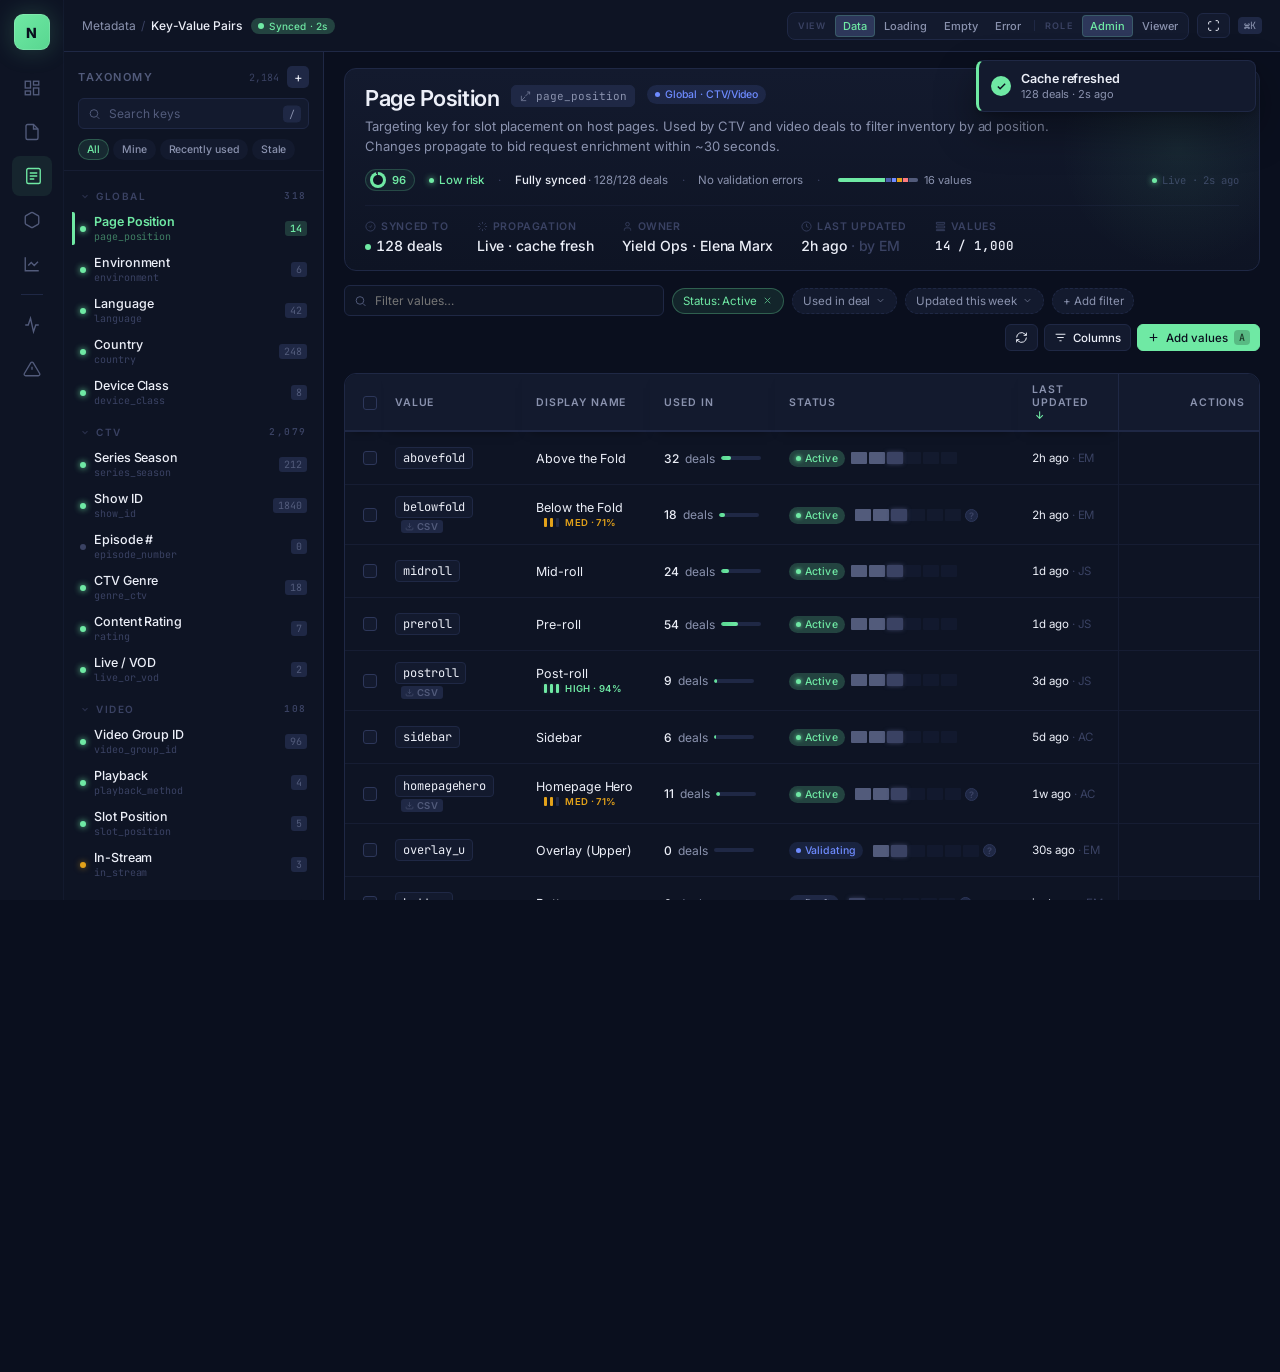
<file: kvp-pro.html>
<!doctype html>
<html lang="en">
<head>
  <meta charset="utf-8" />
  <title>nexxen — Metadata · Key-Value Pairs</title>
  <link rel="preconnect" href="https://fonts.googleapis.com">
  <link rel="preconnect" href="https://fonts.gstatic.com" crossorigin>
  <link href="https://fonts.googleapis.com/css2?family=Inter:wght@400;500;600;700&family=JetBrains+Mono:wght@400;500;600&display=swap" rel="stylesheet">
  <style>
    :root {
      /* dark navy surfaces — aligned to Custom Targeting reference */
      --bg-0: #0A0F1E;
      --bg-1: #0E1424;
      --bg-2: #131A2E;
      --bg-3: #1F2845;
      --bg-4: #2D375A;
      --line: #1F2845;
      --line-soft: #131A2E;
      --hairline: #161D33;
      --glass: rgba(19,26,46,0.65);

      --text:        #ECEFF8;
      --text-muted:  #8A92AE;
      --text-subtle: #525B7B;
      --text-dim:    #3A4263;

      /* neon brand */
      --neon: #6FE9A4;
      --neon-2: #58D690;
      --neon-glow: rgba(111,233,164,0.22);
      --neon-glow-soft: rgba(111,233,164,0.10);

      /* semantic */
      --warn: #E3A21A;
      --warn-bg: rgba(227,162,26,0.12);
      --danger: #FF7A7E;
      --danger-bg: rgba(255,122,126,0.12);
      --info: #6E8BFF;
      --info-bg: rgba(110,139,255,0.12);
      --success: var(--neon);
      --success-bg: var(--neon-glow);

      --r-xs: 4px; --r-sm: 6px; --r-md: 8px; --r-lg: 12px; --r-xl: 16px; --r-pill: 999px;

      --font: 'Inter', -apple-system, system-ui, sans-serif;
      --mono: 'JetBrains Mono', ui-monospace, monospace;

      --nav-w: 64px;
      --left-w: 260px;
      --right-w: 420px;
      --topbar-h: 52px;
      --header-h: 56px;
    }

    * { box-sizing: border-box; }
    html, body { margin: 0; padding: 0; height: 100%; overflow: hidden; }
    body {
      font-family: var(--font);
      font-size: 13px;
      color: var(--text);
      background: var(--bg-0);
      letter-spacing: -0.005em;
      -webkit-font-smoothing: antialiased;
      background-image:
        radial-gradient(1200px 600px at 100% -10%, rgba(110,139,255,0.06), transparent 60%),
        radial-gradient(900px 500px at -10% 110%, rgba(111,233,164,0.04), transparent 60%);
    }

    button { font-family: inherit; }
    input, textarea { font-family: inherit; color: inherit; }
    ::selection { background: var(--neon); color: var(--bg-0); }

    /* ==============================
       APP SHELL
       ============================== */
    .app {
      display: grid;
      grid-template-columns: var(--nav-w) 1fr;
      height: 100vh;
    }

    /* Left rail */
    .rail {
      background: var(--bg-1);
      border-right: 1px solid var(--line-soft);
      display: flex;
      flex-direction: column;
      align-items: center;
      padding: 14px 0;
      gap: 4px;
    }
    .rail .brand {
      width: 36px; height: 36px;
      border-radius: 9px;
      background: linear-gradient(135deg, var(--neon), var(--neon-2));
      color: var(--bg-0);
      display: grid; place-items: center;
      font-weight: 800;
      font-size: 14px;
      letter-spacing: -0.04em;
      box-shadow: 0 0 24px var(--neon-glow), inset 0 0 0 1px rgba(255,255,255,0.15);
      margin-bottom: 14px;
    }
    .rail-divider { width: 22px; height: 1px; background: var(--line); margin: 6px 0; }
    .rail-btn {
      width: 40px; height: 40px;
      border-radius: 8px;
      display: grid; place-items: center;
      color: var(--text-subtle);
      cursor: pointer;
      transition: color .12s, background .12s;
      position: relative;
    }
    .rail-btn:hover { color: var(--text); background: var(--bg-2); }
    .rail-btn.on { color: var(--neon); background: rgba(111,233,164,0.08); }
    .rail-btn svg { width: 18px; height: 18px; }
    .rail .who {
      margin-top: auto;
      width: 32px; height: 32px;
      border-radius: 50%;
      background: linear-gradient(135deg, var(--neon), var(--neon-2));
      color: var(--bg-0);
      display: grid; place-items: center;
      font-weight: 700; font-size: 11px;
    }

    /* Main column */
    .main {
      display: grid;
      grid-template-rows: var(--topbar-h) 1fr;
      min-width: 0;
    }

    /* Top bar */
    .topbar {
      display: flex;
      align-items: center;
      gap: 12px;
      padding: 0 18px;
      border-bottom: 1px solid var(--line);
      background: var(--bg-1);
      position: relative;
      z-index: 5;
    }
    .crumbs { display: flex; align-items: center; gap: 6px; font-size: 12px; color: var(--text-muted); }
    .crumbs b { color: var(--text); font-weight: 500; }
    .crumbs .sep { color: var(--text-dim); }
    .crumbs .sync {
      margin-left: 4px;
      display: inline-flex; align-items: center; gap: 5px;
      padding: 2px 7px;
      background: var(--success-bg);
      color: var(--neon);
      border-radius: var(--r-pill);
      font-size: 10px;
      font-weight: 500;
      letter-spacing: 0.02em;
    }
    .crumbs .sync .pulse {
      width: 6px; height: 6px; border-radius: 50%; background: var(--neon);
      box-shadow: 0 0 0 0 var(--neon);
      animation: pulse 1.6s ease-out infinite;
    }
    @keyframes pulse {
      0% { box-shadow: 0 0 0 0 var(--neon-glow); }
      80% { box-shadow: 0 0 0 7px rgba(111,233,164,0); }
      100% { box-shadow: 0 0 0 0 rgba(111,233,164,0); }
    }

    .topbar .right { margin-left: auto; display: flex; align-items: center; gap: 8px; }

    .stage-bar {
      display: flex; gap: 2px;
      padding: 3px;
      background: var(--bg-2);
      border: 1px solid var(--line);
      border-radius: var(--r-md);
    }
    .stage-bar .lbl {
      font-size: 9.5px; font-weight: 600;
      letter-spacing: 0.14em; text-transform: uppercase;
      color: var(--text-subtle);
      padding: 0 8px; align-self: center;
    }
    .stage-bar button {
      background: transparent; border: 0;
      padding: 5px 9px;
      border-radius: 5px;
      font-size: 11.5px; font-weight: 500;
      color: var(--text-muted);
      cursor: pointer;
    }
    .stage-bar button:hover { background: var(--bg-3); color: var(--text); }
    .stage-bar button.on { background: var(--bg-4); color: var(--text); box-shadow: inset 0 0 0 1px rgba(255,255,255,0.04); }

    .kbd {
      display: inline-flex;
      padding: 1px 5px;
      font-family: var(--mono);
      font-size: 10px;
      background: var(--bg-3);
      border: 1px solid var(--line);
      border-radius: 4px;
      color: var(--text-muted);
      letter-spacing: 0;
    }

    /* ==============================
       3-PANEL WORKSPACE
       ============================== */
    .work {
      display: grid;
      grid-template-columns: var(--left-w) minmax(0, 1fr) var(--right-w);
      min-height: 0;
      transition: grid-template-columns .25s ease;
    }
    .work.no-drawer { grid-template-columns: var(--left-w) minmax(0, 1fr) 0; }
    .work.no-drawer .drawer { display: none; }
    @media (max-width: 1280px) {
      .work { grid-template-columns: var(--left-w) minmax(0, 1fr) 0; }
      .work .drawer {
        position: fixed;
        top: var(--topbar-h); right: 0; bottom: 0;
        width: var(--right-w);
        z-index: 50;
        box-shadow: -20px 0 50px rgba(0,0,0,0.5);
        display: flex;
      }
      .work.no-drawer .drawer { display: none; }
    }

    /* ===== LEFT PANEL: Taxonomy ===== */
    .left {
      border-right: 1px solid var(--line);
      background: var(--bg-1);
      display: flex; flex-direction: column;
      min-height: 0;
    }
    .left-h {
      padding: 14px 14px 10px;
      border-bottom: 1px solid var(--hairline);
      position: sticky; top: 0;
      background: var(--bg-1);
    }
    .left-h .row { display: flex; align-items: center; gap: 8px; }
    .left-h h3 {
      margin: 0;
      font-size: 11px;
      letter-spacing: 0.14em;
      text-transform: uppercase;
      color: var(--text-subtle);
      font-weight: 600;
    }
    .left-h .ct {
      font-family: var(--mono);
      font-size: 10px;
      color: var(--text-dim);
      margin-left: auto;
    }
    .left-h .new {
      width: 22px; height: 22px;
      border-radius: 5px;
      background: var(--bg-3);
      color: var(--text);
      display: grid; place-items: center;
      cursor: pointer;
    }
    .left-h .new:hover { background: var(--neon); color: var(--bg-0); }
    .left-h .search {
      position: relative;
      margin-top: 10px;
    }
    .left-h .search svg {
      position: absolute; left: 10px; top: 50%; transform: translateY(-50%);
      width: 13px; height: 13px; color: var(--text-subtle);
    }
    .left-h .search input {
      width: 100%;
      background: var(--bg-2);
      border: 1px solid var(--line);
      border-radius: 6px;
      padding: 7px 10px 7px 30px;
      font-size: 12px;
      color: var(--text);
      outline: none;
      transition: border-color .12s, box-shadow .12s;
    }
    .left-h .search input::placeholder { color: var(--text-subtle); }
    .left-h .search input:focus {
      border-color: var(--neon-2);
      box-shadow: 0 0 0 3px var(--neon-glow);
    }
    .left-h .search .kbd { position: absolute; right: 8px; top: 50%; transform: translateY(-50%); }

    .left-h .filters {
      display: flex; gap: 4px;
      margin-top: 10px;
      flex-wrap: wrap;
    }
    .left-h .filters .chip {
      font-size: 10.5px; font-weight: 500;
      padding: 3px 8px;
      border-radius: var(--r-pill);
      background: var(--bg-2);
      color: var(--text-muted);
      cursor: pointer;
      border: 1px solid transparent;
    }
    .left-h .filters .chip.on { background: var(--neon-glow-soft); color: var(--neon); border-color: rgba(111,233,164,0.25); }

    .left-body { overflow-y: auto; padding: 6px 8px 14px; flex: 1; }
    .left-body::-webkit-scrollbar { width: 6px; }
    .left-body::-webkit-scrollbar-thumb { background: var(--bg-3); border-radius: 3px; }

    .group-h {
      display: flex; align-items: center; gap: 6px;
      padding: 12px 8px 6px;
      font-size: 10px; font-weight: 600;
      letter-spacing: 0.16em; text-transform: uppercase;
      color: var(--text-dim);
    }
    .group-h .ct { margin-left: auto; font-family: var(--mono); font-size: 9.5px; color: var(--text-dim); }
    .group-h svg { width: 10px; height: 10px; opacity: 0.6; }

    .kvp-row {
      display: flex; align-items: center; gap: 8px;
      padding: 6px 8px;
      border-radius: 6px;
      cursor: pointer;
      position: relative;
      transition: background .1s;
    }
    .kvp-row:not(.on):hover { background: var(--bg-2); }
    .kvp-row.on:hover {
      background: var(--bg-2);
    }
    .kvp-row .name { flex: 1; min-width: 0; display: flex; flex-direction: column; gap: 1px; }
    .kvp-row .name b {
      font-weight: 500;
      font-size: 12.5px;
      color: var(--text);
      white-space: nowrap; overflow: hidden; text-overflow: ellipsis;
    }
    .kvp-row .name span {
      font-family: var(--mono);
      font-size: 10px;
      color: var(--text-dim);
    }
    .kvp-row .ct {
      font-family: var(--mono);
      font-size: 10px;
      color: var(--text-subtle);
      background: var(--bg-3);
      padding: 1px 5px;
      border-radius: 3px;
    }
    .kvp-row .dot {
      width: 6px; height: 6px; border-radius: 50%; background: var(--neon);
      box-shadow: 0 0 6px var(--neon);
    }
    .kvp-row .dot.warn { background: var(--warn); box-shadow: 0 0 6px rgba(227,162,26,0.6); }
    .kvp-row .dot.idle { background: var(--text-dim); box-shadow: none; }

    .kvp-row.on {
      background: transparent;
    }
    .kvp-row.on::after {
      content: ""; position: absolute; left: 0; top: 4px; bottom: 4px; width: 3px;
      background: var(--neon);
      border-radius: 0 2px 2px 0;
    }
    .kvp-row.on b { color: var(--neon); font-weight: 600; }
    .kvp-row.on .name span { color: rgba(111,233,164,0.5); }
    .kvp-row.on .ct {
      background: rgba(111,233,164,0.18);
      color: var(--neon);
      font-weight: 600;
    }

    /* ===== CENTER PANEL ===== */
    .center {
      display: flex; flex-direction: column;
      min-width: 0; min-height: 0;
      background: var(--bg-0);
      position: relative;
    }
    .center::before {
      content: "";
      position: absolute; inset: 0;
      pointer-events: none;
      background:
        radial-gradient(800px 400px at 80% -20%, rgba(111,233,164,0.04), transparent 60%);
    }

    /* Metadata header card */
    .meta {
      margin: 16px 20px 0;
      background: linear-gradient(180deg, var(--bg-2), var(--bg-1));
      border: 1px solid var(--line);
      border-radius: var(--r-lg);
      padding: 16px 20px;
      position: relative;
      overflow: hidden;
    }
    .meta::before {
      content: "";
      position: absolute; right: -40px; top: -40px; width: 240px; height: 240px;
      background: radial-gradient(circle, rgba(111,233,164,0.08), transparent 70%);
      pointer-events: none;
    }
    .meta-top { display: flex; align-items: flex-start; gap: 12px; }
    .meta-top h1 {
      margin: 0;
      font-size: 22px;
      font-weight: 600;
      letter-spacing: -0.02em;
      color: var(--text);
    }
    .meta-top .key {
      display: inline-flex; align-items: center; gap: 5px;
      font-family: var(--mono);
      font-size: 11px;
      color: var(--text-muted);
      background: var(--bg-3);
      padding: 3px 8px;
      border-radius: 5px;
      border: 1px solid var(--line);
    }
    .meta-top .key svg { width: 11px; height: 11px; opacity: 0.7; }
    .meta-top .scope {
      display: inline-flex; align-items: center; gap: 5px;
      font-size: 10.5px;
      font-weight: 500;
      padding: 3px 8px;
      border-radius: var(--r-pill);
      background: var(--info-bg);
      color: var(--info);
    }
    .meta-top .actions { margin-left: auto; display: flex; gap: 6px; }
    .meta-desc {
      margin-top: 6px;
      font-size: 13px;
      color: var(--text-muted);
      max-width: 700px;
      line-height: 1.5;
    }

    /* ===== Risk / Health strip — ambient ===== */
    .health {
      margin-top: 12px;
      display: flex;
      align-items: center;
      gap: 14px;
      font-size: 11.5px;
      color: var(--text-muted);
      flex-wrap: wrap;
    }
    .health-score-mini {
      display: inline-flex;
      align-items: center;
      gap: 6px;
      padding: 2px 8px 2px 4px;
      border-radius: var(--r-pill);
      background: rgba(111,233,164,0.06);
      border: 1px solid rgba(111,233,164,0.2);
      color: var(--neon);
      font-weight: 600;
      font-variant-numeric: tabular-nums;
    }
    .health-score-mini .ring {
      --pct: 96;
      --c: var(--neon);
      width: 16px; height: 16px;
      border-radius: 50%;
      background: conic-gradient(var(--c) calc(var(--pct) * 1%), rgba(255,255,255,0.08) 0);
      position: relative;
    }
    .health-score-mini .ring::after {
      content: "";
      position: absolute; inset: 3px;
      border-radius: 50%;
      background: var(--bg-1);
    }
    .health-score-mini .v { font-size: 11px; }

    .health .lvl {
      display: inline-flex; align-items: center; gap: 5px;
      color: var(--neon);
      font-weight: 500;
    }
    .health .lvl::before {
      content: "";
      width: 5px; height: 5px; border-radius: 50%;
      background: currentColor;
      box-shadow: 0 0 6px currentColor;
    }
    .health .sep { color: var(--text-dim); }
    .health .seg-txt {
      color: var(--text-muted);
    }
    .health .seg-txt b { color: var(--text); font-weight: 500; }

    .health-spec {
      display: inline-flex;
      height: 4px;
      width: 80px;
      border-radius: 2px;
      overflow: hidden;
      background: var(--bg-3);
      gap: 1px;
      vertical-align: middle;
      cursor: help;
      position: relative;
    }
    .health-spec .seg { height: 100%; transition: filter .15s ease; }
    .health-spec:hover .seg { filter: brightness(1.2); }
    .health-spec .seg.active  { background: var(--neon); }
    .health-spec .seg.synced  { background: var(--info); }
    .health-spec .seg.validating  { background: var(--info); opacity: 0.55; }
    .health-spec .seg.draft   { background: var(--text-subtle); }
    .health-spec .seg.warn    { background: var(--warn); }
    .health-spec .seg.deprecated { background: var(--danger); }

    .health-spec-wrap {
      position: relative;
      display: inline-flex;
      align-items: center;
      gap: 6px;
      padding: 2px 4px;
      border-radius: 4px;
    }
    .health-spec-wrap:hover { background: var(--bg-2); }
    .health-spec-wrap .tip-content {
      position: absolute;
      top: calc(100% + 6px);
      left: 0;
      width: 200px;
      background: var(--bg-3);
      color: var(--text);
      border: 1px solid var(--bg-4);
      border-radius: 6px;
      padding: 8px 10px;
      font-size: 11px;
      line-height: 1.5;
      box-shadow: 0 12px 24px rgba(0,0,0,0.5);
      opacity: 0;
      pointer-events: none;
      transition: opacity .12s;
      z-index: 9999;
    }
    .health-spec-wrap .tip-content .row { display: flex; justify-content: space-between; padding: 2px 0; }
    .health-spec-wrap .tip-content .row .k { color: var(--text-muted); display: inline-flex; align-items: center; gap: 5px; }
    .health-spec-wrap .tip-content .row .k::before { content: ""; width: 6px; height: 6px; border-radius: 1px; }
    .health-spec-wrap .tip-content .row.active .k::before { background: var(--neon); }
    .health-spec-wrap .tip-content .row.synced .k::before { background: var(--info); }
    .health-spec-wrap .tip-content .row.warn .k::before { background: var(--warn); }
    .health-spec-wrap .tip-content .row.deprecated .k::before { background: var(--danger); }
    .health-spec-wrap .tip-content .row.draft .k::before { background: var(--text-subtle); }
    .health-spec-wrap .tip-content .row .v { color: var(--text); font-family: var(--mono); font-size: 10.5px; }
    .health-spec-wrap:hover .tip-content { opacity: 1; }

    .health .stamp {
      margin-left: auto;
      font-family: var(--mono);
      font-size: 10.5px;
      color: var(--text-dim);
      display: inline-flex; align-items: center; gap: 5px;
    }
    .health .stamp .pulse-tiny {
      width: 5px; height: 5px; border-radius: 50%;
      background: var(--neon);
      box-shadow: 0 0 6px var(--neon);
      animation: dotpulse 1.6s ease-in-out infinite;
    }
    .meta-stats {
      display: flex;
      gap: 28px;
      margin-top: 14px;
      padding-top: 14px;
      border-top: 1px solid var(--hairline);
    }
    .meta-stat .l {
      display: flex; align-items: center; gap: 5px;
      font-size: 10.5px;
      letter-spacing: 0.06em;
      text-transform: uppercase;
      color: var(--text-dim);
      font-weight: 600;
    }
    .meta-stat .l svg { width: 11px; height: 11px; }
    .meta-stat .v {
      margin-top: 4px;
      font-size: 14px;
      font-weight: 500;
      color: var(--text);
      font-variant-numeric: tabular-nums;
    }
    .meta-stat .v.mono { font-family: var(--mono); font-size: 12.5px; }
    .meta-stat .v .pulse-dot {
      display: inline-block;
      width: 6px; height: 6px; border-radius: 50%;
      background: var(--neon);
      margin-right: 5px; vertical-align: middle;
      animation: dotpulse 1.6s ease-in-out infinite;
    }
    @keyframes dotpulse { 50% { opacity: 0.3 } }

    /* ===== Buttons ===== */
    .btn {
      display: inline-flex; align-items: center; gap: 6px;
      padding: 7px 12px;
      border: 1px solid var(--line);
      border-radius: 6px;
      background: var(--bg-2);
      color: var(--text);
      font-size: 12px;
      font-weight: 500;
      cursor: pointer;
      transition: background .12s, border-color .12s, color .12s;
      white-space: nowrap;
    }
    .btn:hover { background: var(--bg-3); border-color: var(--bg-4); }
    .btn svg { width: 13px; height: 13px; }
    .btn-sm { padding: 5px 9px; font-size: 11.5px; }
    .btn-lg { padding: 9px 14px; font-size: 13px; }
    .btn-primary {
      background: var(--neon);
      color: var(--bg-0);
      border-color: var(--neon);
      box-shadow: 0 0 0 0 var(--neon-glow);
      transition: box-shadow .15s, background .12s;
    }
    .btn-primary:hover {
      background: #A2F89A;
      border-color: #A2F89A;
      box-shadow: 0 0 18px var(--neon-glow);
    }
    .btn-ghost { background: transparent; border-color: transparent; color: var(--text-muted); }
    .btn-ghost:hover { background: var(--bg-2); color: var(--text); }
    .btn-danger { color: var(--danger); border-color: rgba(255,122,126,0.25); background: rgba(255,122,126,0.08); }
    .btn-danger:hover { background: rgba(255,122,126,0.16); border-color: rgba(255,122,126,0.4); }
    .btn-icon { padding: 6px; }

    /* ===== Workspace toolbar ===== */
    .ws-toolbar {
      display: flex; align-items: center; gap: 8px;
      padding: 14px 20px 10px;
      flex-wrap: wrap;
    }
    .ws-toolbar .input-icon {
      position: relative;
      flex: 0 1 320px;
      min-width: 200px;
    }
    .ws-toolbar .input-icon svg {
      position: absolute; left: 10px; top: 50%; transform: translateY(-50%);
      width: 13px; height: 13px; color: var(--text-subtle);
    }
    .ws-toolbar .input-icon input {
      width: 100%;
      background: var(--bg-1);
      border: 1px solid var(--line);
      border-radius: 6px;
      padding: 7px 10px 7px 30px;
      font-size: 12px;
      outline: none;
    }
    .ws-toolbar .input-icon input:focus { border-color: var(--neon-2); box-shadow: 0 0 0 3px var(--neon-glow); }
    .ws-toolbar .filt-chip {
      display: inline-flex; align-items: center; gap: 5px;
      padding: 5px 10px;
      background: var(--bg-2);
      border: 1px dashed var(--line);
      border-radius: var(--r-pill);
      font-size: 11.5px;
      color: var(--text-muted);
      cursor: pointer;
    }
    .ws-toolbar .filt-chip:hover { color: var(--text); border-color: var(--bg-4); }
    .ws-toolbar .filt-chip.set { background: var(--neon-glow-soft); color: var(--neon); border: 1px solid rgba(111,233,164,0.3); border-style: solid; }
    .ws-toolbar .filt-chip svg { width: 11px; height: 11px; opacity: 0.7; }

    .ws-toolbar .right-tools { margin-left: auto; display: flex; gap: 6px; }

    /* ===== Bulk toolbar (sticky) ===== */
    .bulk {
      margin: 0 20px;
      padding: 8px 14px;
      background: linear-gradient(90deg, rgba(111,233,164,0.10), rgba(110,139,255,0.06));
      border: 1px solid rgba(111,233,164,0.25);
      border-radius: var(--r-md);
      display: flex; align-items: center; gap: 14px;
      animation: slideDown .2s ease;
    }
    @keyframes slideDown { from { opacity: 0; transform: translateY(-4px) } }
    .bulk .ct {
      display: inline-flex; align-items: center; gap: 6px;
      font-size: 12.5px; color: var(--text);
    }
    .bulk .ct .num { font-weight: 600; color: var(--neon); }
    .bulk .acts { margin-left: auto; display: flex; gap: 6px; }
    .bulk .x { color: var(--text-muted); cursor: pointer; padding: 4px; border-radius: 4px; }
    .bulk .x:hover { background: var(--bg-3); color: var(--text); }

    /* ===== TABLE ===== */
    .table-wrap {
      flex: 1;
      margin: 12px 20px 20px;
      border: 1px solid var(--line);
      border-radius: var(--r-lg);
      background: var(--bg-1);
      overflow: hidden;
      display: flex; flex-direction: column;
      min-height: 0;
    }
    .table-scroll { overflow: auto; flex: 1; }
    .table-scroll::-webkit-scrollbar { width: 8px; height: 8px; }
    .table-scroll::-webkit-scrollbar-thumb { background: var(--bg-3); border-radius: 4px; }

    table.kt {
      width: 100%;
      border-collapse: separate;
      border-spacing: 0;
      font-size: 12.5px;
    }
    table.kt thead th {
      position: sticky; top: 0;
      background: var(--bg-2);
      background-clip: padding-box;
      backdrop-filter: blur(8px);
      text-align: left;
      padding: 9px 14px;
      font-size: 10.5px;
      font-weight: 600;
      letter-spacing: 0.08em;
      text-transform: uppercase;
      color: var(--text-muted);
      border-bottom: 1px solid var(--line);
      z-index: 3;
      user-select: none;
      box-shadow: inset 0 -1px 0 var(--line), 0 6px 10px -8px rgba(0,0,0,0.6);
    }
    /* Sticky checkbox + value columns (left side) */
    table.kt thead th.cb,
    table.kt tbody td.cb {
      position: sticky; left: 0;
      background: var(--bg-2);
      z-index: 2;
    }
    table.kt tbody td.cb { background: var(--bg-1); }
    table.kt tbody tr:hover td.cb { background: var(--bg-2); }
    table.kt tbody tr.sel td.cb { background: #131831; }
    table.kt thead th.cb { z-index: 4; }
    /* Sticky right actions column */
    table.kt thead th.actions,
    table.kt tbody td.actions-c {
      position: sticky; right: 0;
      background: var(--bg-1);
      z-index: 2;
      box-shadow: inset 1px 0 0 var(--hairline);
    }
    table.kt thead th.actions { background: var(--bg-2); z-index: 4; box-shadow: inset 1px 0 0 var(--line), inset 0 -1px 0 var(--line); }
    table.kt tbody tr:hover td.actions-c { background: var(--bg-2); }
    table.kt tbody tr.sel td.actions-c { background: #131831; }
    table.kt thead th.sortable { cursor: pointer; }
    table.kt thead th.sortable:hover { color: var(--text); }
    table.kt thead th .sort-i { opacity: 0.4; margin-left: 3px; }
    table.kt thead th.sorted .sort-i { opacity: 1; color: var(--neon); }
    table.kt thead th.num, table.kt tbody td.num { text-align: right; font-variant-numeric: tabular-nums; }
    table.kt thead th.cb, table.kt tbody td.cb { width: 36px; padding-left: 14px; padding-right: 0; }
    table.kt thead th.actions { text-align: right; }

    table.kt tbody td {
      padding: 11px 14px;
      border-bottom: 1px solid var(--hairline);
      vertical-align: middle;
      color: var(--text);
    }
    table.kt tbody tr { transition: background .1s; }
    table.kt tbody tr:hover { background: var(--bg-2); }
    table.kt tbody tr.sel { background: rgba(111,233,164,0.06); box-shadow: inset 2px 0 0 var(--neon); }
    table.kt tbody tr:hover .row-acts { opacity: 1; transform: translateX(0); }
    table.kt tbody tr:focus-within .row-acts { opacity: 1; transform: translateX(0); }
    /* sel-state opaque base for sticky cells */
    table.kt tbody tr.sel td { background-color: transparent; }

    /* ===== Tooltip (generic, used for "why stale?" and disabled reasons) ===== */
    .tip {
      position: relative;
      display: inline-flex;
      align-items: center;
      gap: 4px;
    }
    .tip > .tip-trigger {
      width: 13px; height: 13px;
      border-radius: 50%;
      background: var(--bg-3);
      color: var(--text-dim);
      border: 1px solid var(--bg-4);
      display: inline-grid; place-items: center;
      font-size: 9px; font-weight: 700;
      cursor: help;
      flex-shrink: 0;
      line-height: 1;
    }
    .tip > .tip-trigger:hover { background: var(--bg-4); color: var(--text-muted); }
    .tip > .tip-content {
      position: absolute;
      bottom: calc(100% + 8px);
      left: 50%;
      transform: translateX(-50%) translateY(4px);
      background: var(--bg-3);
      color: var(--text);
      border: 1px solid var(--bg-4);
      border-radius: 6px;
      padding: 8px 10px;
      width: 240px;
      font-size: 11.5px;
      font-weight: 400;
      letter-spacing: normal;
      text-transform: none;
      line-height: 1.45;
      box-shadow: 0 12px 32px rgba(0,0,0,0.55), 0 2px 6px rgba(0,0,0,0.3);
      opacity: 0;
      pointer-events: none;
      transition: opacity .12s ease, transform .12s ease;
      z-index: 50;
      white-space: normal;
    }
    .tip > .tip-content::after {
      content: "";
      position: absolute;
      top: 100%; left: 50%;
      transform: translateX(-50%);
      border: 5px solid transparent;
      border-top-color: var(--bg-3);
    }
    .tip > .tip-content b { color: var(--warn); display: block; font-size: 10.5px; font-weight: 600; letter-spacing: 0.04em; text-transform: uppercase; margin-bottom: 4px; }
    .tip > .tip-content .meta-line { color: var(--text-muted); font-size: 10.5px; margin-top: 6px; padding-top: 6px; border-top: 1px solid var(--bg-4); display: flex; justify-content: space-between; }
    .tip > .tip-content .meta-line .v { color: var(--text); font-family: var(--mono); }
    .tip:hover > .tip-content,
    .tip:focus-within > .tip-content {
      opacity: 1;
      transform: translateX(-50%) translateY(0);
    }
    /* Tooltip variants */
    .tip.tip-info > .tip-trigger { background: rgba(110,139,255,0.18); color: var(--info); border-color: rgba(110,139,255,0.35); }
    .tip.tip-info > .tip-trigger:hover { background: var(--info); color: var(--bg-0); }
    .tip.tip-info > .tip-content b { color: var(--info); }
    .tip.tip-neutral > .tip-trigger { background: var(--bg-3); color: var(--text-muted); border-color: var(--bg-4); }
    .tip.tip-neutral > .tip-trigger:hover { background: var(--bg-4); color: var(--text); }
    .tip.tip-neutral > .tip-content b { color: var(--text); }
    /* Right-edge tooltips flip */
    .tip.tip-right > .tip-content { left: auto; right: 0; transform: translateX(0) translateY(4px); }
    .tip.tip-right > .tip-content::after { left: auto; right: 12px; transform: none; }
    .tip.tip-right:hover > .tip-content { transform: translateX(0) translateY(0); }

    /* ===== Confidence indicator ===== */
    .conf {
      display: inline-flex;
      align-items: center;
      gap: 3px;
      margin-left: 8px;
      vertical-align: middle;
      cursor: help;
    }
    .conf .bar {
      width: 3px;
      height: 9px;
      background: var(--bg-3);
      border-radius: 1px;
    }
    .conf.high  .bar:nth-child(-n+3) { background: var(--neon); box-shadow: 0 0 4px var(--neon-glow); }
    .conf.med   .bar:nth-child(-n+2) { background: var(--warn); }
    .conf.low   .bar:nth-child(-n+1) { background: var(--danger); }
    .conf .lbl {
      font-size: 9.5px;
      font-weight: 600;
      letter-spacing: 0.04em;
      text-transform: uppercase;
      margin-left: 3px;
    }
    .conf.high .lbl { color: var(--neon); }
    .conf.med  .lbl { color: var(--warn); }
    .conf.low  .lbl { color: var(--danger); }

    /* Imported badge */
    .imp-badge {
      display: inline-flex;
      align-items: center;
      gap: 3px;
      font-size: 9.5px;
      font-weight: 600;
      letter-spacing: 0.04em;
      text-transform: uppercase;
      color: var(--text-subtle);
      margin-left: 6px;
      padding: 1px 5px 1px 4px;
      background: var(--bg-3);
      border-radius: 3px;
      vertical-align: middle;
    }
    .imp-badge svg { width: 9px; height: 9px; opacity: 0.7; }

    /* ===== Row hover actions: clarity ===== */
    .row-acts {
      display: inline-flex;
      gap: 0;
      opacity: 0;
      transform: translateX(4px);
      transition: opacity .14s ease, transform .14s ease;
      background: var(--bg-2);
      border: 1px solid var(--line);
      border-radius: 6px;
      padding: 2px;
      box-shadow: 0 6px 14px -8px rgba(0,0,0,0.5);
    }
    .row-acts button {
      width: 26px; height: 24px;
      border-radius: 4px;
      background: transparent;
      border: 0;
      color: var(--text-muted);
      cursor: pointer;
      display: grid; place-items: center;
      position: relative;
    }
    .row-acts button:hover { background: var(--bg-4); color: var(--text); }
    .row-acts button[disabled] {
      opacity: 0.35;
      cursor: not-allowed;
      pointer-events: none;
    }
    .row-acts button[disabled][data-locked="1"] { pointer-events: auto; }
    .row-acts button.del:hover { color: var(--danger); background: rgba(255,122,126,0.12); }
    .row-acts button.primary { color: var(--neon); }
    .row-acts button.primary:hover { background: var(--neon-glow); color: var(--neon); }
    .row-acts .sep {
      width: 1px;
      align-self: stretch;
      background: var(--hairline);
      margin: 2px 1px;
    }
    /* Action button label tooltip */
    .row-acts button[data-label]::after {
      content: attr(data-label);
      position: absolute;
      bottom: calc(100% + 6px);
      left: 50%;
      transform: translateX(-50%) translateY(2px);
      background: var(--bg-3);
      color: var(--text);
      border: 1px solid var(--bg-4);
      padding: 3px 7px;
      border-radius: 4px;
      font-size: 10.5px;
      font-weight: 500;
      white-space: nowrap;
      opacity: 0;
      pointer-events: none;
      transition: opacity .1s ease, transform .1s ease;
      box-shadow: 0 6px 14px rgba(0,0,0,0.4);
      z-index: 30;
    }
    .row-acts button[data-label]:hover::after {
      opacity: 1;
      transform: translateX(-50%) translateY(0);
    }
    .row-acts button[data-shortcut]::before {
      content: attr(data-shortcut);
      position: absolute;
      bottom: -4px;
      right: -2px;
      font-family: var(--mono);
      font-size: 8.5px;
      color: var(--text-dim);
      background: var(--bg-1);
      padding: 0 2px;
      border-radius: 2px;
      pointer-events: none;
      opacity: 0;
      transition: opacity .1s ease;
    }
    .row-acts button[data-shortcut]:hover::before { opacity: 0.9; }
    .row-acts svg { width: 13px; height: 13px; }

    /* ===== Loading skeleton ===== */
    .skel-row td { border-bottom: 1px solid var(--hairline); }
    .skel {
      display: inline-block;
      height: 12px;
      border-radius: 3px;
      background: linear-gradient(90deg, var(--bg-2) 0%, var(--bg-3) 50%, var(--bg-2) 100%);
      background-size: 200% 100%;
      animation: shimmer 1.4s linear infinite;
      vertical-align: middle;
    }
    .skel.w-sm  { width: 50px; }
    .skel.w-md  { width: 110px; }
    .skel.w-lg  { width: 160px; }
    .skel.w-xl  { width: 220px; }
    .skel.pill  { height: 16px; width: 60px; border-radius: 999px; }
    .skel.bar   { height: 4px; width: 40px; }
    @keyframes shimmer {
      from { background-position: 200% 0; }
      to   { background-position: -200% 0; }
    }
    .loading-bar {
      position: absolute;
      top: 0; left: 0; right: 0;
      height: 2px;
      background: var(--neon-glow);
      overflow: hidden;
      z-index: 5;
    }
    .loading-bar::after {
      content: "";
      position: absolute;
      inset: 0;
      width: 30%;
      background: linear-gradient(90deg, transparent, var(--neon), transparent);
      animation: lbar 1.2s ease-in-out infinite;
    }
    @keyframes lbar {
      from { transform: translateX(-100%); }
      to   { transform: translateX(450%); }
    }

    /* ===== Empty / Error states ===== */
    .state-empty, .state-error {
      padding: 56px 24px;
      text-align: center;
    }
    .state-empty .ic, .state-error .ic {
      width: 56px; height: 56px;
      margin: 0 auto 14px;
      border-radius: 14px;
      display: grid; place-items: center;
    }
    .state-empty .ic {
      background: var(--bg-2);
      color: var(--text-muted);
      border: 1px dashed var(--line);
    }
    .state-error .ic {
      background: var(--danger-bg);
      color: var(--danger);
      border: 1px solid rgba(255,122,126,0.3);
    }
    .state-empty h4, .state-error h4 {
      margin: 0 0 6px;
      font-size: 15px;
      font-weight: 600;
      color: var(--text);
      letter-spacing: -0.01em;
    }
    .state-empty p, .state-error p {
      margin: 0 auto 18px;
      max-width: 360px;
      font-size: 12.5px;
      color: var(--text-muted);
      line-height: 1.55;
    }
    .state-actions { display: inline-flex; gap: 8px; }
    .state-error .err-detail {
      display: inline-flex;
      align-items: center;
      gap: 6px;
      margin-top: 14px;
      padding: 6px 10px;
      background: var(--bg-2);
      border: 1px solid var(--line);
      border-radius: 5px;
      font-family: var(--mono);
      font-size: 11px;
      color: var(--text-muted);
    }
    .state-error .err-detail code { color: var(--danger); }

    /* ===== Permission-aware disabled ===== */
    .btn[disabled],
    .btn.is-disabled {
      opacity: 0.45;
      cursor: not-allowed !important;
      pointer-events: none;
    }
    /* wrapper allows cursor + tooltip on a logically-disabled control */
    .perm-lock {
      position: relative;
      display: inline-flex;
      cursor: not-allowed;
    }
    .perm-lock .lock-i {
      position: absolute;
      top: -4px; right: -4px;
      width: 13px; height: 13px;
      background: var(--bg-3);
      border: 1px solid var(--line);
      color: var(--text-muted);
      border-radius: 50%;
      display: grid; place-items: center;
      pointer-events: none;
    }
    .perm-lock .lock-i svg { width: 8px; height: 8px; }
    .perm-lock > .tip-content {
      position: absolute;
      top: calc(100% + 8px);
      right: 0;
      background: var(--bg-3);
      color: var(--text);
      border: 1px solid var(--bg-4);
      border-radius: 6px;
      padding: 8px 10px;
      width: 220px;
      font-size: 11.5px;
      font-weight: 400;
      line-height: 1.45;
      letter-spacing: normal;
      text-transform: none;
      box-shadow: 0 12px 32px rgba(0,0,0,0.55);
      opacity: 0;
      pointer-events: none;
      transition: opacity .12s ease;
      z-index: 50;
    }
    .perm-lock .tip-content b { display: block; font-weight: 600; color: var(--warn); font-size: 10.5px; letter-spacing: 0.04em; text-transform: uppercase; margin-bottom: 3px; }
    .perm-lock:hover > .tip-content { opacity: 1; }

    /* viewer-mode banner */
    .viewer-banner {
      margin: 0 20px 0;
      padding: 8px 14px;
      background: rgba(227,162,26,0.08);
      border: 1px solid rgba(227,162,26,0.25);
      border-radius: var(--r-md);
      display: flex; align-items: center; gap: 10px;
      font-size: 12px;
      color: var(--text);
    }
    .viewer-banner .ic {
      width: 20px; height: 20px;
      border-radius: 50%;
      background: var(--warn-bg);
      color: var(--warn);
      display: grid; place-items: center;
      flex-shrink: 0;
    }
    .viewer-banner .ic svg { width: 11px; height: 11px; }
    .viewer-banner b { font-weight: 600; }
    .viewer-banner span { color: var(--text-muted); }
    .viewer-banner .req { margin-left: auto; }

    /* Demo state switcher (in toolbar) */
    .demo-states {
      display: inline-flex;
      gap: 1px;
      padding: 2px;
      background: var(--bg-2);
      border: 1px solid var(--line);
      border-radius: var(--r-md);
    }
    .demo-states .lbl {
      font-size: 9px; font-weight: 600;
      letter-spacing: 0.14em; text-transform: uppercase;
      color: var(--text-dim);
      padding: 0 8px; align-self: center;
    }
    .demo-states button {
      background: transparent;
      border: 0;
      padding: 4px 8px;
      border-radius: 4px;
      font-size: 11px;
      font-weight: 500;
      color: var(--text-muted);
      cursor: pointer;
    }
    .demo-states button:hover { color: var(--text); background: var(--bg-3); }
    .demo-states button.on { background: var(--bg-4); color: var(--neon); box-shadow: inset 0 0 0 1px rgba(111,233,164,0.2); }

    .ck {
      width: 14px; height: 14px;
      appearance: none;
      border: 1.5px solid var(--bg-4);
      border-radius: 3px;
      background: var(--bg-2);
      cursor: pointer;
      position: relative;
      vertical-align: middle;
      transition: background .12s, border-color .12s;
    }
    .ck:hover { border-color: var(--text-muted); }
    .ck:checked {
      background: var(--neon);
      border-color: var(--neon);
      box-shadow: 0 0 8px var(--neon-glow);
    }
    .ck:checked::after {
      content: "";
      position: absolute;
      left: 3px; top: 0px;
      width: 4px; height: 8px;
      border: solid var(--bg-0);
      border-width: 0 2px 2px 0;
      transform: rotate(45deg);
    }
    .ck.ind:checked { background: var(--neon); }
    .ck.ind:checked::after { left: 2px; top: 5px; width: 8px; height: 0; border-width: 2px 0 0 0; transform: none; }

    td.value-c .v {
      font-family: var(--mono);
      font-size: 12px;
      color: var(--text);
      background: var(--bg-2);
      border: 1px solid var(--line);
      padding: 2px 7px;
      border-radius: 4px;
      display: inline-block;
    }
    td.dn-c .dn { color: var(--text); }
    td.dn-c.editing .dn-input {
      width: 100%;
      background: var(--bg-2);
      border: 1px solid var(--neon-2);
      box-shadow: 0 0 0 3px var(--neon-glow);
      color: var(--text);
      padding: 5px 8px;
      border-radius: 4px;
      font-size: 12.5px;
      outline: none;
    }

    td.used-c .used {
      display: inline-flex; align-items: center; gap: 6px;
      font-size: 12px;
      color: var(--text-muted);
    }
    td.used-c .used b { color: var(--text); font-weight: 500; }
    td.used-c .used .mini-bar {
      width: 40px; height: 4px;
      background: var(--bg-3);
      border-radius: 2px;
      overflow: hidden;
    }
    td.used-c .used .mini-bar i {
      display: block; height: 100%;
      background: linear-gradient(90deg, var(--neon-2), var(--neon));
      border-radius: 2px;
    }

    .pill {
      display: inline-flex; align-items: center; gap: 4px;
      font-size: 10.5px;
      font-weight: 500;
      padding: 2px 7px;
      border-radius: var(--r-pill);
      letter-spacing: 0.01em;
    }
    .pill .pdot { width: 5px; height: 5px; border-radius: 50%; }
    .pill.active   { background: var(--success-bg); color: var(--neon); }
    .pill.active .pdot { background: var(--neon); box-shadow: 0 0 4px var(--neon); }
    .pill.draft    { background: var(--bg-3); color: var(--text-muted); }
    .pill.draft .pdot { background: var(--text-muted); }
    .pill.validating { background: var(--info-bg); color: var(--info); }
    .pill.validating .pdot { background: var(--info); animation: dotpulse 1.4s ease-in-out infinite; }
    .pill.warn     { background: var(--warn-bg); color: var(--warn); }
    .pill.warn .pdot { background: var(--warn); }
    .pill.synced   { background: var(--info-bg); color: var(--info); }
    .pill.synced .pdot { background: var(--info); }
    .pill.deprecated { background: rgba(255,122,126,0.10); color: var(--danger); }
    .pill.deprecated .pdot { background: var(--danger); }
    .pill.archived { background: var(--bg-3); color: var(--text-dim); text-decoration: line-through; text-decoration-thickness: 1px; }
    .pill.archived .pdot { background: var(--text-dim); }
    /* Lifecycle micro-arrow indicating progression */
    .lifecycle-mini {
      display: inline-flex;
      align-items: center;
      gap: 2px;
      margin-left: 6px;
      vertical-align: middle;
    }
    .lifecycle-mini .step {
      width: 5px; height: 5px; border-radius: 1px;
      background: var(--bg-3);
    }
    .lifecycle-mini .step.done { background: var(--text-subtle); }
    .lifecycle-mini .step.cur { background: currentColor; box-shadow: 0 0 4px currentColor; }
    .lifecycle-mini .step.skip { opacity: 0.3; }

    td.lu-c {
      color: var(--text-muted);
      font-size: 11.5px;
      font-variant-numeric: tabular-nums;
    }
    td.lu-c .who { color: var(--text-dim); }

    td.actions-c { text-align: right; }

    .table-foot {
      display: flex; align-items: center;
      padding: 9px 14px;
      border-top: 1px solid var(--hairline);
      background: var(--bg-1);
      font-size: 11.5px;
      color: var(--text-muted);
    }
    .table-foot .pgr { margin-left: auto; display: flex; gap: 2px; }
    .table-foot .pgr button {
      min-width: 24px; height: 24px;
      padding: 0 6px;
      border-radius: 4px;
      background: transparent; border: 0;
      color: var(--text-muted);
      cursor: pointer;
      font-size: 11.5px;
    }
    .table-foot .pgr button:hover { background: var(--bg-3); color: var(--text); }
    .table-foot .pgr button.on { background: var(--bg-3); color: var(--neon); }

    /* ===== RIGHT DRAWER ===== */
    .drawer {
      border-left: 1px solid var(--line);
      background: var(--bg-1);
      display: flex; flex-direction: column;
      min-height: 0;
      transform: translateX(0);
      animation: drawerIn .3s cubic-bezier(.2,.8,.2,1);
      position: relative;
      overflow: hidden;
    }
    @keyframes drawerIn { from { transform: translateX(20px); opacity: 0 } }
    .drawer::before {
      content: "";
      position: absolute; inset: 0;
      pointer-events: none;
      background: radial-gradient(400px 200px at 100% 0%, rgba(111,233,164,0.06), transparent 70%);
    }

    .drawer-h {
      padding: 14px 18px;
      border-bottom: 1px solid var(--hairline);
      display: flex; align-items: center; gap: 10px;
      position: relative;
    }
    .drawer-h h3 {
      margin: 0; font-size: 14px; font-weight: 600;
      letter-spacing: -0.01em;
    }
    .drawer-h .x {
      margin-left: auto;
      width: 26px; height: 26px;
      border-radius: 5px;
      display: grid; place-items: center;
      cursor: pointer;
      color: var(--text-muted);
    }
    .drawer-h .x:hover { background: var(--bg-3); color: var(--text); }

    .drawer-tabs {
      display: flex;
      border-bottom: 1px solid var(--hairline);
      padding: 0 6px;
      gap: 0;
      position: relative;
      z-index: 1;
    }
    .drawer-tab {
      padding: 9px 14px;
      font-size: 12px; font-weight: 500;
      color: var(--text-muted);
      cursor: pointer;
      border-bottom: 2px solid transparent;
      margin-bottom: -1px;
      display: inline-flex; align-items: center; gap: 6px;
    }
    .drawer-tab:hover { color: var(--text); }
    .drawer-tab.on { color: var(--neon); border-bottom-color: var(--neon); }
    .drawer-tab svg { width: 12px; height: 12px; }

    .drawer-body {
      flex: 1;
      overflow-y: auto;
      padding: 16px 18px 18px;
      position: relative;
      z-index: 1;
    }
    .drawer-body::-webkit-scrollbar { width: 6px; }
    .drawer-body::-webkit-scrollbar-thumb { background: var(--bg-3); border-radius: 3px; }

    .drawer-foot {
      padding: 12px 18px;
      border-top: 1px solid var(--hairline);
      display: flex; gap: 8px;
      background: var(--bg-1);
      position: relative; z-index: 1;
    }
    .drawer-foot .grow { flex: 1; }

    /* ===== Form bits ===== */
    .field { display: flex; flex-direction: column; gap: 5px; }
    .field label {
      font-size: 11px;
      color: var(--text-muted);
      font-weight: 500;
      letter-spacing: 0.02em;
    }
    .field label .hint { color: var(--text-dim); margin-left: 4px; font-weight: 400; }
    .field label .req { color: var(--danger); margin-left: 2px; }
    .input {
      background: var(--bg-2);
      border: 1px solid var(--line);
      border-radius: 6px;
      padding: 7px 10px;
      font-size: 12.5px;
      color: var(--text);
      outline: none;
      transition: border-color .12s, box-shadow .12s;
      font-family: inherit;
    }
    .input::placeholder { color: var(--text-subtle); }
    .input:focus { border-color: var(--neon-2); box-shadow: 0 0 0 3px var(--neon-glow); }
    .input.mono { font-family: var(--mono); font-size: 12px; }
    .input.error { border-color: var(--danger); box-shadow: 0 0 0 3px rgba(255,122,126,0.18); }
    .input.error + .err { color: var(--danger); }

    .err { font-size: 11px; color: var(--danger); display: flex; align-items: center; gap: 4px; }
    .err svg { width: 11px; height: 11px; }
    .ok-msg { font-size: 11px; color: var(--neon); display: flex; align-items: center; gap: 4px; }

    .row-add {
      display: grid;
      grid-template-columns: 1fr 1fr 26px;
      gap: 8px;
      align-items: end;
      padding: 10px 0;
      border-bottom: 1px dashed var(--line);
    }
    .row-add:last-of-type { border-bottom: 0; }
    .row-add .rm {
      width: 26px; height: 30px;
      border-radius: 5px;
      background: var(--bg-2);
      color: var(--text-muted);
      border: 1px solid var(--line);
      display: grid; place-items: center;
      cursor: pointer;
    }
    .row-add .rm:hover { background: var(--danger-bg); color: var(--danger); border-color: rgba(255,122,126,0.3); }

    /* ===== Bulk paste textarea ===== */
    .paste {
      background: var(--bg-2);
      border: 1px solid var(--line);
      border-radius: 6px;
      padding: 10px;
      font-family: var(--mono);
      font-size: 12px;
      color: var(--text);
      outline: none;
      width: 100%;
      min-height: 160px;
      resize: vertical;
      line-height: 1.6;
    }
    .paste:focus { border-color: var(--neon-2); box-shadow: 0 0 0 3px var(--neon-glow); }

    .preview-list {
      margin-top: 14px;
      border: 1px solid var(--line);
      border-radius: 6px;
      max-height: 280px;
      overflow-y: auto;
    }
    .preview-list::-webkit-scrollbar { width: 6px; }
    .preview-list::-webkit-scrollbar-thumb { background: var(--bg-3); border-radius: 3px; }
    .preview-row {
      display: flex; align-items: center; gap: 10px;
      padding: 7px 12px;
      border-bottom: 1px solid var(--hairline);
      font-size: 12px;
    }
    .preview-row:last-child { border-bottom: 0; }
    .preview-row .v { font-family: var(--mono); font-size: 11.5px; color: var(--text); flex: 1; }
    .preview-row.dup { background: rgba(227,162,26,0.05); }
    .preview-row.invalid { background: rgba(255,122,126,0.05); }
    .preview-row .badge {
      font-size: 9.5px; font-weight: 600;
      padding: 2px 6px;
      border-radius: 3px;
      letter-spacing: 0.04em;
      text-transform: uppercase;
    }
    .preview-row.new .badge { background: var(--success-bg); color: var(--neon); }
    .preview-row.dup .badge { background: var(--warn-bg); color: var(--warn); }
    .preview-row.invalid .badge { background: var(--danger-bg); color: var(--danger); }

    .preview-summary {
      display: flex; gap: 14px;
      padding: 10px 12px;
      background: var(--bg-2);
      border-bottom: 1px solid var(--hairline);
      font-size: 11px;
      font-family: var(--mono);
    }
    .preview-summary span { display: inline-flex; align-items: center; gap: 5px; color: var(--text-muted); }
    .preview-summary span .n { color: var(--text); font-weight: 600; }
    .preview-summary span.add .n { color: var(--neon); }
    .preview-summary span.dup .n { color: var(--warn); }
    .preview-summary span.bad .n { color: var(--danger); }

    /* ===== CSV Pipeline stepper ===== */
    .stepper {
      display: flex; gap: 0;
      margin-bottom: 16px;
      padding: 4px;
      background: var(--bg-2);
      border-radius: var(--r-md);
      border: 1px solid var(--line);
    }
    .step {
      flex: 1;
      padding: 6px 8px;
      font-size: 10.5px; font-weight: 500;
      color: var(--text-dim);
      display: flex;
      align-items: center;
      justify-content: center;
      gap: 6px;
      position: relative;
      letter-spacing: 0.04em;
      white-space: nowrap;
    }
    .step .n {
      display: inline-grid; place-items: center;
      width: 16px; height: 16px;
      border-radius: 50%;
      background: var(--bg-3);
      color: var(--text-dim);
      font-size: 9px; font-weight: 700;
      flex-shrink: 0;
      line-height: 1;
    }
    .step.done { color: var(--text-muted); }
    .step.done .n { background: var(--neon); color: var(--bg-0); }
    .step.on { color: var(--neon); }
    .step.on .n {
      background: var(--neon); color: var(--bg-0);
      box-shadow: 0 0 0 3px var(--neon-glow);
    }

    /* CSV dropzone */
    .dropzone {
      border: 1.5px dashed var(--line);
      border-radius: var(--r-lg);
      padding: 32px 18px;
      text-align: center;
      background:
        radial-gradient(220px 110px at 50% 50%, rgba(111,233,164,0.05), transparent 70%),
        var(--bg-2);
      transition: border-color .15s, background .15s;
      cursor: pointer;
    }
    .dropzone:hover {
      border-color: var(--neon-2);
      background:
        radial-gradient(220px 110px at 50% 50%, rgba(111,233,164,0.10), transparent 70%),
        var(--bg-2);
    }
    .dropzone .icon {
      width: 44px; height: 44px;
      border-radius: 10px;
      background: var(--neon-glow);
      color: var(--neon);
      display: grid; place-items: center;
      margin: 0 auto 12px;
    }
    .dropzone .icon svg { width: 20px; height: 20px; }
    .dropzone h4 { margin: 0 0 4px; font-size: 13px; font-weight: 600; color: var(--text); }
    .dropzone p { margin: 0; font-size: 11.5px; color: var(--text-subtle); }
    .dropzone p a { color: var(--neon); text-decoration: none; font-weight: 500; }
    .dropzone p a:hover { text-decoration: underline; }

    /* uploaded file row */
    .file-row {
      display: flex; align-items: center; gap: 10px;
      padding: 10px 12px;
      background: var(--bg-2);
      border: 1px solid var(--line);
      border-radius: 6px;
      margin-top: 12px;
    }
    .file-row .ic {
      width: 30px; height: 30px;
      border-radius: 6px;
      background: var(--neon-glow);
      color: var(--neon);
      display: grid; place-items: center;
    }
    .file-row .nm { display: flex; flex-direction: column; gap: 1px; }
    .file-row .nm b { font-size: 12.5px; font-weight: 500; }
    .file-row .nm span { font-size: 10.5px; color: var(--text-subtle); font-family: var(--mono); }
    .file-row .check {
      margin-left: auto;
      width: 18px; height: 18px;
      border-radius: 50%;
      background: var(--neon);
      color: var(--bg-0);
      display: grid; place-items: center;
    }
    .file-row .check svg { width: 10px; height: 10px; }

    /* mapping rows */
    .map-row {
      display: grid;
      grid-template-columns: 1fr 24px 1fr;
      gap: 10px;
      align-items: center;
      padding: 10px 0;
      border-bottom: 1px solid var(--hairline);
    }
    .map-row:last-child { border-bottom: 0; }
    .map-row .csv-col {
      padding: 7px 10px;
      background: var(--bg-2);
      border: 1px solid var(--line);
      border-radius: 5px;
      font-family: var(--mono);
      font-size: 11.5px;
      color: var(--text);
    }
    .map-row .arrow { text-align: center; color: var(--text-dim); }
    .select {
      background: var(--bg-2);
      border: 1px solid var(--line);
      border-radius: 5px;
      padding: 7px 10px;
      font-size: 12px;
      color: var(--text);
      outline: none;
      cursor: pointer;
    }

    .diff-stats {
      display: grid;
      grid-template-columns: repeat(3, 1fr);
      gap: 1px;
      background: var(--line);
      border: 1px solid var(--line);
      border-radius: var(--r-md);
      overflow: hidden;
      margin-bottom: 14px;
    }
    .diff-stat {
      background: var(--bg-2);
      padding: 12px 14px;
    }
    .diff-stat .l {
      font-size: 10px; font-weight: 600;
      letter-spacing: 0.1em; text-transform: uppercase;
      color: var(--text-dim);
    }
    .diff-stat .v {
      font-size: 22px; font-weight: 600;
      letter-spacing: -0.02em;
      margin-top: 2px;
      font-variant-numeric: tabular-nums;
      display: flex; align-items: baseline; gap: 4px;
    }
    .diff-stat.add .v { color: var(--neon); }
    .diff-stat.upd .v { color: var(--info); }
    .diff-stat.skip .v { color: var(--warn); }
    .diff-stat .sym { font-size: 14px; font-weight: 600; opacity: 0.7; }

    .diff-list {
      border: 1px solid var(--line);
      border-radius: var(--r-md);
      max-height: 240px;
      overflow-y: auto;
    }
    .diff-list::-webkit-scrollbar { width: 6px; }
    .diff-list::-webkit-scrollbar-thumb { background: var(--bg-3); border-radius: 3px; }
    .diff-row {
      display: flex; align-items: center; gap: 10px;
      padding: 7px 12px;
      border-bottom: 1px solid var(--hairline);
      font-size: 12px;
    }
    .diff-row:last-child { border-bottom: 0; }
    .diff-row .sym {
      width: 18px; text-align: center;
      font-family: var(--mono); font-weight: 700;
    }
    .diff-row.add .sym { color: var(--neon); }
    .diff-row.upd .sym { color: var(--info); }
    .diff-row.skip .sym { color: var(--warn); }
    .diff-row .v { font-family: var(--mono); font-size: 11.5px; flex: 1; color: var(--text); }
    .diff-row .reason { color: var(--text-subtle); font-size: 11px; }

    /* Dependency drawer */
    .dep-warn {
      padding: 12px 14px;
      background: var(--warn-bg);
      border: 1px solid rgba(227,162,26,0.3);
      border-radius: var(--r-md);
      display: flex; gap: 10px;
      align-items: flex-start;
      margin-bottom: 14px;
    }
    .dep-warn .ic { color: var(--warn); flex-shrink: 0; }
    .dep-warn .ic svg { width: 16px; height: 16px; }
    .dep-warn .tx b { display: block; font-size: 12.5px; color: var(--text); margin-bottom: 2px; }
    .dep-warn .tx p { margin: 0; font-size: 11.5px; color: var(--text-muted); line-height: 1.5; }

    /* Revenue-at-risk callout */
    .rev-risk {
      display: grid;
      grid-template-columns: auto 1fr;
      gap: 14px;
      padding: 14px;
      background:
        linear-gradient(135deg, rgba(255,122,126,0.08), transparent 70%),
        var(--bg-2);
      border: 1px solid rgba(255,122,126,0.25);
      border-radius: var(--r-md);
      margin-bottom: 14px;
      align-items: center;
    }
    .rev-risk .amt {
      font-family: var(--mono);
      font-size: 26px;
      font-weight: 600;
      color: var(--danger);
      letter-spacing: -0.02em;
      line-height: 1;
      font-variant-numeric: tabular-nums;
    }
    .rev-risk .amt-lbl {
      display: block;
      margin-top: 4px;
      font-size: 9px;
      letter-spacing: 0.14em;
      text-transform: uppercase;
      color: var(--text-dim);
      font-weight: 600;
    }
    .rev-risk .breakdown { font-size: 11.5px; color: var(--text-muted); line-height: 1.6; }
    .rev-risk .breakdown .row { display: flex; justify-content: space-between; gap: 12px; }
    .rev-risk .breakdown .row .v { color: var(--text); font-family: var(--mono); font-variant-numeric: tabular-nums; }
    .rev-risk .breakdown .span { display: block; margin-top: 6px; padding-top: 6px; border-top: 1px solid var(--bg-3); font-size: 10.5px; color: var(--text-dim); }

    /* Required permission box */
    .perm-req {
      display: flex; align-items: center; gap: 12px;
      padding: 10px 12px;
      background: var(--bg-2);
      border: 1px solid var(--line);
      border-radius: var(--r-md);
      margin-bottom: 14px;
    }
    .perm-req .ic {
      width: 28px; height: 28px;
      border-radius: 6px;
      background: var(--bg-3);
      color: var(--text-muted);
      display: grid; place-items: center;
      flex-shrink: 0;
    }
    .perm-req .ic svg { width: 14px; height: 14px; }
    .perm-req .tx { flex: 1; min-width: 0; font-size: 11.5px; line-height: 1.5; }
    .perm-req .tx b { color: var(--text); display: block; font-size: 12px; }
    .perm-req .tx span { color: var(--text-muted); }
    .perm-req .tx code {
      font-family: var(--mono); font-size: 10.5px;
      background: var(--bg-3); padding: 1px 5px; border-radius: 3px;
      color: var(--text); border: 1px solid var(--line);
    }
    .perm-req.ok { border-color: rgba(111,233,164,0.25); background: rgba(111,233,164,0.04); }
    .perm-req.ok .ic { background: var(--success-bg); color: var(--neon); }

    /* Rollback option panel */
    .rollback {
      padding: 12px 14px;
      background: var(--bg-2);
      border: 1px solid var(--line);
      border-radius: var(--r-md);
      margin-bottom: 14px;
    }
    .rollback h5 {
      margin: 0 0 4px;
      font-size: 11px; font-weight: 600;
      letter-spacing: 0.12em;
      text-transform: uppercase;
      color: var(--text-dim);
      display: flex; align-items: center; gap: 6px;
    }
    .rollback h5 svg { width: 12px; height: 12px; color: var(--info); }
    .rollback p {
      margin: 0 0 10px; font-size: 11.5px; color: var(--text-muted); line-height: 1.5;
    }
    .rollback .opts { display: flex; flex-direction: column; gap: 6px; }
    .rollback .opt {
      display: flex; align-items: center; gap: 10px;
      padding: 8px 10px;
      background: var(--bg-1);
      border: 1px solid var(--line);
      border-radius: 5px;
      cursor: pointer;
      transition: border-color .12s, background .12s;
    }
    .rollback .opt:hover { border-color: var(--bg-4); background: var(--bg-3); }
    .rollback .opt input { accent-color: var(--info); }
    .rollback .opt .lbl { font-size: 12px; color: var(--text); flex: 1; min-width: 0; }
    .rollback .opt .lbl b { font-weight: 500; }
    .rollback .opt .sub { display: block; font-size: 11px; color: var(--text-dim); margin-top: 1px; }
    .rollback .opt .ttl {
      font-family: var(--mono); font-size: 10.5px;
      color: var(--text-muted);
      padding: 2px 6px; background: var(--bg-3); border-radius: 3px;
      border: 1px solid var(--line);
      flex-shrink: 0;
    }

    /* Audit log preview */
    .audit-prev {
      padding: 12px 14px;
      background: var(--bg-2);
      border: 1px solid var(--line);
      border-radius: var(--r-md);
      margin-bottom: 14px;
    }
    .audit-prev h5 {
      margin: 0 0 8px;
      font-size: 11px; font-weight: 600;
      letter-spacing: 0.12em;
      text-transform: uppercase;
      color: var(--text-dim);
      display: flex; align-items: center; gap: 6px;
    }
    .audit-prev h5 svg { width: 12px; height: 12px; }
    .audit-prev .entry {
      font-family: var(--mono);
      font-size: 11px;
      color: var(--text-muted);
      line-height: 1.7;
      background: var(--bg-1);
      border: 1px solid var(--line);
      border-radius: 5px;
      padding: 10px 12px;
      white-space: pre-wrap;
    }
    .audit-prev .entry .k { color: var(--text-dim); }
    .audit-prev .entry .v { color: var(--text); }
    .audit-prev .entry .v.danger { color: var(--danger); }
    .audit-prev .entry .v.info { color: var(--info); }
    .audit-prev .lnk {
      display: inline-flex; align-items: center; gap: 4px;
      margin-top: 8px;
      font-size: 11px; color: var(--info);
      cursor: pointer;
    }
    .audit-prev .lnk:hover { text-decoration: underline; }
    .audit-prev .lnk svg { width: 11px; height: 11px; }

    .dep-section {
      margin-bottom: 14px;
    }
    .dep-section h5 {
      margin: 0 0 8px;
      font-size: 11px; font-weight: 600;
      letter-spacing: 0.08em; text-transform: uppercase;
      color: var(--text-muted);
      display: flex; align-items: center; gap: 6px;
    }
    .dep-section h5 .ct {
      font-family: var(--mono);
      background: var(--bg-3);
      color: var(--text);
      padding: 1px 6px;
      border-radius: 3px;
      font-size: 10px;
    }
    .dep-list {
      border: 1px solid var(--line);
      border-radius: var(--r-md);
      max-height: 160px;
      overflow-y: auto;
      background: var(--bg-2);
    }
    .dep-list::-webkit-scrollbar { width: 6px; }
    .dep-list::-webkit-scrollbar-thumb { background: var(--bg-3); border-radius: 3px; }
    .dep-row {
      display: flex; align-items: center; gap: 10px;
      padding: 8px 12px;
      border-bottom: 1px solid var(--hairline);
      font-size: 12px;
    }
    .dep-row:last-child { border-bottom: 0; }
    .dep-row .nm {
      flex: 1;
      font-family: var(--mono);
      font-size: 11px;
      color: var(--info);
      cursor: pointer;
    }
    .dep-row .nm:hover { text-decoration: underline; }
    .dep-row .ms { color: var(--text-subtle); font-size: 10.5px; }

    .confirm-input {
      margin-top: 12px;
    }
    .confirm-input p {
      margin: 0 0 6px;
      font-size: 11.5px;
      color: var(--text-muted);
    }
    .confirm-input p code {
      font-family: var(--mono);
      background: var(--bg-3);
      color: var(--danger);
      padding: 1px 5px;
      border-radius: 3px;
      font-size: 11px;
    }

    /* ===== Toast ===== */
    .toast-stack {
      position: fixed;
      top: 60px;
      right: 24px;
      display: flex; flex-direction: column; gap: 8px;
      z-index: 200;
      pointer-events: none;
    }
    .toast {
      background: var(--bg-2);
      border: 1px solid var(--line);
      border-left: 3px solid var(--neon);
      border-radius: var(--r-md);
      padding: 10px 14px 10px 12px;
      box-shadow: 0 18px 40px rgba(0,0,0,0.4), 0 2px 6px rgba(0,0,0,0.2);
      display: flex; align-items: center; gap: 10px;
      font-size: 12.5px;
      min-width: 280px;
      max-width: 380px;
      pointer-events: auto;
      animation: toastIn .3s ease;
    }
    @keyframes toastIn { from { opacity: 0; transform: translateX(20px) } }
    .toast .ic {
      width: 20px; height: 20px;
      border-radius: 50%;
      background: var(--neon);
      color: var(--bg-0);
      display: grid; place-items: center;
      flex-shrink: 0;
    }
    .toast .ic svg { width: 11px; height: 11px; }
    .toast.warn { border-left-color: var(--warn); }
    .toast.warn .ic { background: var(--warn); }
    .toast .body b { display: block; color: var(--text); font-weight: 600; }
    .toast .body span { color: var(--text-muted); font-size: 11px; }

    /* radial loader */
    .loader {
      width: 14px; height: 14px;
      border: 2px solid var(--bg-3);
      border-top-color: var(--neon);
      border-radius: 50%;
      animation: spin 0.8s linear infinite;
    }
    @keyframes spin { to { transform: rotate(360deg) } }

    .empty-table {
      padding: 60px 20px;
      text-align: center;
      color: var(--text-subtle);
      font-size: 13px;
    }
    .empty-table .ic {
      width: 48px; height: 48px;
      margin: 0 auto 12px;
      border-radius: 12px;
      background: var(--bg-2);
      color: var(--text-muted);
      display: grid; place-items: center;
    }
    .empty-table h4 { margin: 0 0 4px; font-size: 14px; color: var(--text); font-weight: 600; }

  </style>
</head>
<body>

<template id="__bundler_thumbnail" data-bg-color="#0A0F1E">
  <svg viewBox="0 0 1200 800" xmlns="http://www.w3.org/2000/svg">
    <rect width="1200" height="800" fill="#0A0F1E"/>
    <text x="80" y="380" font-family="Geist, Inter, sans-serif" font-size="180" font-weight="600" letter-spacing="-6" fill="#ECEFF8">KVP</text>
    <rect x="80" y="430" width="180" height="6" fill="#6FE9A4"/>
    <text x="80" y="540" font-family="JetBrains Mono, monospace" font-size="22" letter-spacing="3" fill="#6E7794">METADATA · KEY-VALUE PAIRS</text>
  </svg>
</template>
  <div class="app">
    <!-- Left rail -->
    <aside class="rail">
      <div class="brand" title="nexxen">N</div>
      <div class="rail-btn" title="Dashboard"><svg viewBox="0 0 24 24" fill="none" stroke="currentColor" stroke-width="1.8"><rect x="3" y="3" width="7" height="9"/><rect x="14" y="3" width="7" height="5"/><rect x="14" y="12" width="7" height="9"/><rect x="3" y="16" width="7" height="5"/></svg></div>
      <div class="rail-btn" title="Deals"><svg viewBox="0 0 24 24" fill="none" stroke="currentColor" stroke-width="1.8"><path d="M14 2H6a2 2 0 0 0-2 2v16a2 2 0 0 0 2 2h12a2 2 0 0 0 2-2V8z"/><path d="M14 2v6h6"/></svg></div>
      <div class="rail-btn on" title="Metadata · KVPs"><svg viewBox="0 0 24 24" fill="none" stroke="currentColor" stroke-width="1.8"><path d="M21 2H7a2 2 0 0 0-2 2v16a2 2 0 0 0 2 2h14a2 2 0 0 0 2-2V4a2 2 0 0 0-2-2z"/><path d="M9 8h10M9 12h10M9 16h6"/></svg></div>
      <div class="rail-btn" title="Inventory"><svg viewBox="0 0 24 24" fill="none" stroke="currentColor" stroke-width="1.8"><path d="M21 16V8a2 2 0 0 0-1-1.73l-7-4a2 2 0 0 0-2 0l-7 4A2 2 0 0 0 3 8v8a2 2 0 0 0 1 1.73l7 4a2 2 0 0 0 2 0l7-4A2 2 0 0 0 21 16z"/></svg></div>
      <div class="rail-btn" title="Reports"><svg viewBox="0 0 24 24" fill="none" stroke="currentColor" stroke-width="1.8"><path d="M3 3v18h18"/><path d="M7 14l4-4 4 4 5-5"/></svg></div>
      <div class="rail-divider"></div>
      <div class="rail-btn" title="Forecaster"><svg viewBox="0 0 24 24" fill="none" stroke="currentColor" stroke-width="1.8"><path d="M3 12h4l3-9 4 18 3-9h4"/></svg></div>
      <div class="rail-btn" title="Alerts"><svg viewBox="0 0 24 24" fill="none" stroke="currentColor" stroke-width="1.8"><path d="M10.3 3.86 1.82 18a2 2 0 0 0 1.71 3h16.94a2 2 0 0 0 1.71-3L13.71 3.86a2 2 0 0 0-3.42 0z"/><path d="M12 9v4M12 17h.01"/></svg></div>
      <div class="who" title="Elena Marx">EM</div>
    </aside>

    <!-- Main column -->
    <div class="main">
      <!-- Topbar -->
      <header class="topbar">
        <div class="crumbs">
          <span>Metadata</span><span class="sep">/</span>
          <b>Key-Value Pairs</b>
          <span class="sync"><span class="pulse"></span> Synced · 2s</span>
        </div>
        <div class="right">
          <div class="demo-states" id="demoStates" title="Demo: switch table state">
            <span class="lbl">View</span>
            <button data-state="data" class="on">Data</button>
            <button data-state="loading">Loading</button>
            <button data-state="empty">Empty</button>
            <button data-state="error">Error</button>
            <span class="lbl" style="border-left:1px solid var(--line);margin-left:4px;padding-left:10px">Role</span>
            <button data-role="admin" class="on">Admin</button>
            <button data-role="viewer">Viewer</button>
          </div>
          <button class="btn btn-sm"><svg viewBox="0 0 24 24" fill="none" stroke="currentColor" stroke-width="1.8"><path d="M8 5H5a2 2 0 0 0-2 2v3M3 16v3a2 2 0 0 0 2 2h3M16 3h3a2 2 0 0 1 2 2v3M21 16v3a2 2 0 0 1-2 2h-3"/></svg></button>
          <span class="kbd" title="Press ⌘K">⌘K</span>
        </div>
      </header>

      <!-- 3-panel work area -->
      <div class="work" id="work">

        <!-- ===== LEFT PANEL ===== -->
        <aside class="left">
          <div class="left-h">
            <div class="row">
              <h3>Taxonomy</h3>
              <span class="ct">2,184</span>
              <span class="new" title="New KVP">+</span>
            </div>
            <div class="search">
              <svg viewBox="0 0 24 24" fill="none" stroke="currentColor" stroke-width="1.8"><circle cx="11" cy="11" r="7"/><path d="m21 21-4.3-4.3"/></svg>
              <input placeholder="Search keys" />
              <span class="kbd">/</span>
            </div>
            <div class="filters">
              <span class="chip on">All</span>
              <span class="chip">Mine</span>
              <span class="chip">Recently used</span>
              <span class="chip">Stale</span>
            </div>
          </div>
          <div class="left-body" id="taxonomy"></div>
        </aside>

        <!-- ===== CENTER PANEL ===== -->
        <section class="center">
          <!-- Metadata header card -->
          <div class="meta">
            <div class="meta-top">
              <h1>Page Position</h1>
              <span class="key"><svg viewBox="0 0 24 24" fill="none" stroke="currentColor" stroke-width="2"><path d="M21 2l-9.6 9.6M15.5 2H21v5.5M3 10.4V21h10.6M3 21l8-8"/></svg>page_position</span>
              <span class="scope"><span class="pdot" style="width:5px;height:5px;border-radius:50%;background:currentColor"></span> Global · CTV/Video</span>
              <div class="actions">
                <button class="btn btn-sm"><svg viewBox="0 0 24 24" fill="none" stroke="currentColor" stroke-width="1.8"><path d="M21 15v4a2 2 0 0 1-2 2H5a2 2 0 0 1-2-2v-4"/><path d="m7 10 5 5 5-5"/><path d="M12 15V3"/></svg> Export</button>
                <button class="btn btn-sm"><svg viewBox="0 0 24 24" fill="none" stroke="currentColor" stroke-width="1.8"><circle cx="12" cy="12" r="1"/><circle cx="19" cy="12" r="1"/><circle cx="5" cy="12" r="1"/></svg></button>
              </div>
            </div>
            <p class="meta-desc">Targeting key for slot placement on host pages. Used by CTV and video deals to filter inventory by ad position. Changes propagate to bid request enrichment within ~30 seconds.</p>

            <!-- Risk / Health strip — ambient single-line -->
            <div class="health" role="group" aria-label="Health summary">
              <span class="health-score-mini" title="Composite health score">
                <span class="ring" style="--pct:96;--c:var(--neon)"></span>
                <span class="v">96</span>
              </span>
              <span class="lvl">Low risk</span>
              <span class="sep">·</span>
              <span class="seg-txt"><b>Fully synced</b> · 128/128 deals</span>
              <span class="sep">·</span>
              <span class="seg-txt">No validation errors</span>
              <span class="sep">·</span>
              <span class="health-spec-wrap" tabindex="0" aria-label="Value distribution">
                <span class="health-spec" aria-hidden="true">
                  <span class="seg active" style="flex:10"></span>
                  <span class="seg validating" style="flex:1"></span>
                  <span class="seg synced" style="flex:1"></span>
                  <span class="seg warn" style="flex:1"></span>
                  <span class="seg deprecated" style="flex:1"></span>
                  <span class="seg draft" style="flex:2"></span>
                </span>
                <span class="seg-txt" style="font-size:11px">16 values</span>
                <span class="tip-content" role="tooltip">
                  <div class="row active"><span class="k">Active</span><span class="v">10 · 63%</span></div>
                  <div class="row synced"><span class="k">Validating</span><span class="v">1 · 6%</span></div>
                  <div class="row synced"><span class="k">Syncing</span><span class="v">1 · 6%</span></div>
                  <div class="row warn"><span class="k">Stale</span><span class="v">1 · 6%</span></div>
                  <div class="row draft"><span class="k">Draft</span><span class="v">2 · 13%</span></div>
                  <div class="row deprecated"><span class="k">Deprecated</span><span class="v">1 · 6%</span></div>
                </span>
              </span>
              <span class="stamp"><span class="pulse-tiny"></span>Live · 2s ago</span>
            </div>

            <div class="meta-stats">
              <div class="meta-stat">
                <div class="l"><svg viewBox="0 0 24 24" fill="none" stroke="currentColor" stroke-width="1.8"><circle cx="12" cy="12" r="10"/><path d="m9 12 2 2 4-4"/></svg> Synced to</div>
                <div class="v"><span class="pulse-dot"></span>128 deals</div>
              </div>
              <div class="meta-stat">
                <div class="l"><svg viewBox="0 0 24 24" fill="none" stroke="currentColor" stroke-width="1.8"><path d="M12 2v4M12 18v4M4.93 4.93l2.83 2.83M16.24 16.24l2.83 2.83M2 12h4M18 12h4M4.93 19.07l2.83-2.83M16.24 7.76l2.83-2.83"/></svg> Propagation</div>
                <div class="v">Live · cache fresh</div>
              </div>
              <div class="meta-stat">
                <div class="l"><svg viewBox="0 0 24 24" fill="none" stroke="currentColor" stroke-width="1.8"><circle cx="12" cy="7" r="4"/><path d="M5 21v-2a4 4 0 0 1 4-4h6a4 4 0 0 1 4 4v2"/></svg> Owner</div>
                <div class="v">Yield Ops · Elena Marx</div>
              </div>
              <div class="meta-stat">
                <div class="l"><svg viewBox="0 0 24 24" fill="none" stroke="currentColor" stroke-width="1.8"><circle cx="12" cy="12" r="10"/><path d="M12 6v6l4 2"/></svg> Last updated</div>
                <div class="v">2h ago <span style="color:var(--text-dim)">· by EM</span></div>
              </div>
              <div class="meta-stat">
                <div class="l"><svg viewBox="0 0 24 24" fill="none" stroke="currentColor" stroke-width="1.8"><path d="M3 3h18v4H3zM3 11h18v4H3zM3 19h18v2H3z"/></svg> Values</div>
                <div class="v mono">14 / 1,000</div>
              </div>
            </div>
          </div>

          <!-- Workspace toolbar -->
          <div class="ws-toolbar">
            <div class="input-icon">
              <svg viewBox="0 0 24 24" fill="none" stroke="currentColor" stroke-width="1.8"><circle cx="11" cy="11" r="7"/><path d="m21 21-4.3-4.3"/></svg>
              <input placeholder="Filter values…" />
            </div>
            <span class="filt-chip set">Status: Active <svg viewBox="0 0 24 24" fill="none" stroke="currentColor" stroke-width="2"><path d="M18 6 6 18M6 6l12 12"/></svg></span>
            <span class="filt-chip">Used in deal <svg viewBox="0 0 24 24" fill="none" stroke="currentColor" stroke-width="2"><path d="m6 9 6 6 6-6"/></svg></span>
            <span class="filt-chip">Updated this week <svg viewBox="0 0 24 24" fill="none" stroke="currentColor" stroke-width="2"><path d="m6 9 6 6 6-6"/></svg></span>
            <span class="filt-chip" style="border-style:dashed">+ Add filter</span>
            <div class="right-tools">
              <button class="btn btn-sm" title="Refresh"><svg viewBox="0 0 24 24" fill="none" stroke="currentColor" stroke-width="1.8"><path d="M3 12a9 9 0 0 1 15-6.7L21 8M21 3v5h-5M21 12a9 9 0 0 1-15 6.7L3 16M3 21v-5h5"/></svg></button>
              <button class="btn btn-sm"><svg viewBox="0 0 24 24" fill="none" stroke="currentColor" stroke-width="1.8"><path d="M3 6h18M6 12h12M10 18h4"/></svg> Columns</button>
              <button class="btn btn-primary btn-sm" id="addBtn"><svg viewBox="0 0 24 24" fill="none" stroke="currentColor" stroke-width="2"><path d="M12 5v14M5 12h14"/></svg> Add values <span class="kbd" style="background:rgba(0,0,0,0.2);color:rgba(0,0,0,0.7);border:0">A</span></button>
            </div>
          </div>

          <!-- Viewer-mode banner -->
          <div id="viewerBanner" hidden></div>

          <!-- Bulk toolbar (only when selection exists) -->
          <div id="bulkSlot"></div>

          <!-- Table -->
          <div class="table-wrap">
            <div class="table-scroll">
              <table class="kt" id="vt">
                <thead>
                  <tr>
                    <th class="cb"><input type="checkbox" class="ck" id="ckAll"/></th>
                    <th class="sortable">Value</th>
                    <th class="sortable">Display Name</th>
                    <th class="sortable num" style="text-align:left;text-transform:uppercase">Used In</th>
                    <th class="sortable">Status</th>
                    <th class="sortable sorted">Last Updated <span class="sort-i">↓</span></th>
                    <th class="actions">Actions</th>
                  </tr>
                </thead>
                <tbody id="vtBody"></tbody>
              </table>
            </div>
            <div class="table-foot">
              <span><b style="color:var(--text)">16</b> values · 1 validating · 1 deprecated · 1 archived</span>
              <div class="pgr">
                <button>‹</button>
                <button class="on">1</button>
                <button>2</button>
                <button>3</button>
                <button>›</button>
              </div>
            </div>
          </div>
        </section>

        <!-- ===== RIGHT DRAWER ===== -->
        <aside class="drawer" id="drawer">
          <!-- contents injected -->
        </aside>

      </div>
    </div>
  </div>

  <div class="toast-stack" id="toasts"></div>

<script>
  // ============================================
  // DATA
  // ============================================
  const TAXONOMY = {
    'Global': [
      { id:'page_position', name:'Page Position', n:14, dot:'on', sel:true },
      { id:'environment',   name:'Environment',  n:6,  dot:'on' },
      { id:'language',      name:'Language',     n:42, dot:'on' },
      { id:'country',       name:'Country',      n:248,dot:'on' },
      { id:'device_class',  name:'Device Class', n:8,  dot:'on' },
    ],
    'CTV': [
      { id:'series_season', name:'Series Season', n:212, dot:'on' },
      { id:'show_id',       name:'Show ID',       n:1840,dot:'on' },
      { id:'episode_number',name:'Episode #',     n:0,   dot:'idle' },
      { id:'genre_ctv',     name:'CTV Genre',     n:18,  dot:'on' },
      { id:'rating',        name:'Content Rating',n:7,   dot:'on' },
      { id:'live_or_vod',   name:'Live / VOD',    n:2,   dot:'on' },
    ],
    'Video': [
      { id:'video_group_id',name:'Video Group ID', n:96, dot:'on' },
      { id:'playback_method',name:'Playback',      n:4,  dot:'on' },
      { id:'slot_position', name:'Slot Position',  n:5,  dot:'on' },
      { id:'in_stream',     name:'In-Stream',      n:3,  dot:'warn' },
    ],
    'Audience': [
      { id:'audience_seg',  name:'Audience Segment', n:412,dot:'on' },
      { id:'household_size',name:'Household Size',   n:6,  dot:'on' },
    ],
    'Archived': [
      { id:'old_genre',     name:'Genre (legacy)',   n:0, dot:'idle' },
      { id:'partner_id_v1', name:'Partner ID v1',    n:0, dot:'idle' },
    ],
  };

  const VALUES = [
    { v:'abovefold',   d:'Above the Fold',    used:32, total:128, status:'active', upd:'2h ago',     who:'EM' },
    { v:'belowfold',   d:'Below the Fold',    used:18, total:128, status:'active', upd:'2h ago',     who:'EM',
      lifecycleNote:{ headline:'Active · low confidence', detail:'Match score 71% from CSV import. Review mapping before relying on this for billing.' },
      imported:{ source:'CSV · iab_taxonomy_v3.csv', confidence:'med', score:0.71, mapping:'fuzzy match · "below_the_fold" → belowfold' } },
    { v:'midroll',     d:'Mid-roll',          used:24, total:128, status:'active', upd:'1d ago',     who:'JS' },
    { v:'preroll',     d:'Pre-roll',          used:54, total:128, status:'active', upd:'1d ago',     who:'JS' },
    { v:'postroll',    d:'Post-roll',         used:9,  total:128, status:'active', upd:'3d ago',     who:'JS', imported:{ source:'CSV · iab_taxonomy_v3.csv', confidence:'high', score:0.94, mapping:'value→value · exact match' } },
    { v:'sidebar',     d:'Sidebar',           used:6,  total:128, status:'active', upd:'5d ago',     who:'AC' },
    { v:'homepagehero',d:'Homepage Hero',     used:11, total:128, status:'active', upd:'1w ago',     who:'AC', imported:{ source:'CSV · partner_kvps_q1.csv', confidence:'med', score:0.71, mapping:'fuzzy match · "homepg_hero" → homepagehero' } },
    { v:'overlay_u',   d:'Overlay (Upper)',   used:0,  total:128, status:'validating', upd:'30s ago', who:'EM',
      lifecycleNote:{ headline:'Validating against schema', detail:'Running OpenRTB 2.7 conformance check. Estimated 12s remaining.' } },
    { v:'bottom',      d:'Bottom',            used:0,  total:128, status:'draft',  upd:'just now',   who:'EM',
      lifecycleNote:{ headline:'Not published yet', detail:'Saved as draft by Erin M. — won\'t appear in bid requests until published.' } },
    { v:'overlay_l',   d:'Overlay (Lower)',   used:0,  total:128, status:'draft',  upd:'12m ago',    who:'EM',
      lifecycleNote:{ headline:'Not published yet', detail:'Draft idle for 12 minutes. Publish or discard.' } },
    { v:'pip_corner',  d:'PiP Corner',        used:2,  total:128, status:'stale',   upd:'2w ago',     who:'TR',
      lifecycleNote:{ headline:'No bid traffic in 14 days', detail:'No bid requests have included this value since Apr 23. Threshold for "stale" is 14 days of zero traffic.', lastSeen:'14d ago', threshold:'14d' },
      imported:{ source:'CSV · partner_kvps_q1.csv', confidence:'low', score:0.42, mapping:'no match · created as new value' } },
    { v:'breakroll',   d:'Break-roll',        used:15, total:128, status:'synced', upd:'4h ago',     who:'JS' },
    { v:'companion',   d:'Companion Banner',  used:7,  total:128, status:'active', upd:'2d ago',     who:'AC' },
    { v:'inread',      d:'In-Read Article',   used:13, total:128, status:'active', upd:'6d ago',     who:'EM' },
    { v:'outstream',   d:'Out-Stream',        used:5,  total:128, status:'deprecated', upd:'3w ago', who:'TR',
      lifecycleNote:{ headline:'Deprecated but still referenced', detail:'OpenRTB 2.7 removed pos=outstream in favor of placement.subtype. Still used by 5 deals — migrate before May 30, 2026.', deals:5, sunset:'May 30, 2026' } },
    { v:'mobileweb',   d:'Mobile Web',        used:0,  total:128, status:'archived', upd:'62d ago', who:'AC',
      lifecycleNote:{ headline:'Archived · read-only', detail:'Archived by Anne C. on Mar 5. Restore to make editable again.' } },
  ];

  // Demo state for the table: 'data' | 'loading' | 'empty' | 'error'
  let TABLE_STATE = 'data';
  // Permission role: 'admin' | 'editor' | 'viewer'
  let ROLE = 'admin';
  const ROLE_NEEDED_FOR_EDIT = 'Editor or Yield Ops Admin';

  // ============================================
  // RENDER
  // ============================================
  function renderTaxonomy() {
    const el = document.getElementById('taxonomy');
    let html = '';
    for (const [group, items] of Object.entries(TAXONOMY)) {
      const total = items.reduce((s, i) => s + i.n, 0);
      const isArchived = group === 'Archived';
      html += `
        <div class="group-h">
          <svg viewBox="0 0 12 12"><path d="M3 5l3 3 3-3" fill="none" stroke="currentColor" stroke-width="1.5"/></svg>
          ${group}
          <span class="ct">${isArchived ? items.length : total.toLocaleString()}</span>
        </div>
      `;
      html += items.map(i => `
        <div class="kvp-row ${i.sel?'on':''}" data-key="${i.id}">
          <span class="dot ${i.dot==='warn'?'warn':i.dot==='idle'?'idle':''}"></span>
          <div class="name">
            <b>${i.name}</b>
            <span>${i.id}</span>
          </div>
          <span class="ct">${i.n}</span>
        </div>
      `).join('');
    }
    el.innerHTML = html;
    el.querySelectorAll('.kvp-row').forEach(r => {
      r.addEventListener('click', () => {
        el.querySelectorAll('.kvp-row').forEach(x => x.classList.remove('on'));
        r.classList.add('on');
      });
    });
  }

  // Lifecycle order — used both for stepper and "next state" hints
  const LIFECYCLE = ['draft', 'validating', 'active', 'stale', 'deprecated', 'archived'];

  function lifecycleStepper(s) {
    const cur = LIFECYCLE.indexOf(s);
    if (cur < 0) return '';
    return `<span class="lifecycle-mini" aria-hidden="true">${
      LIFECYCLE.map((step, i) => {
        let cls = 'step';
        if (i < cur) cls += ' done';
        else if (i === cur) cls += ' cur';
        else cls += ' skip';
        return `<span class="${cls}" title="${step}"></span>`;
      }).join('')
    }</span>`;
  }

  function statusPill(s, row) {
    const map = {
      active:     ['active',     'Active'],
      draft:      ['draft',      'Draft'],
      validating: ['validating', 'Validating'],
      stale:      ['warn',       'Stale'],
      synced:     ['synced',     'Syncing'],
      deprecated: ['deprecated', 'Deprecated'],
      archived:   ['archived',   'Archived'],
      // legacy alias
      warn:       ['warn',       'Stale'],
    };
    const [cls, lbl] = map[s] || map.active;
    const stepper = lifecycleStepper(s === 'warn' ? 'stale' : s);
    const base = `<span class="pill ${cls}"><span class="pdot"></span>${lbl}</span>${stepper}`;

    // Build "why" tooltip from lifecycleNote (preferred) or imported confidence
    let note = row && row.lifecycleNote;
    // Active + low/med confidence → synthesize a note
    if (!note && s === 'active' && row && row.imported && (row.imported.confidence === 'low' || row.imported.confidence === 'med')) {
      note = {
        headline: 'Active · ' + (row.imported.confidence === 'low' ? 'low' : 'medium') + ' confidence',
        detail: 'Match score ' + Math.round(row.imported.score * 100) + '% from ' + row.imported.source + '. ' + row.imported.mapping + '.',
      };
    }
    if (!note) return base;

    // Per-status accent for the headline + caret color
    const accent = ({
      validating: 'var(--info)',
      stale:      'var(--warn)',
      warn:       'var(--warn)',
      deprecated: 'var(--danger)',
      archived:   'var(--text-dim)',
      draft:      'var(--text-muted)',
      active:     'var(--warn)',
    })[s] || 'var(--text)';

    const rows = [];
    if (note.lastSeen)  rows.push(['Last seen',  note.lastSeen]);
    if (note.threshold) rows.push(['Threshold',  note.threshold]);
    if (note.deals != null) rows.push(['Deals using', String(note.deals)]);
    if (note.sunset)    rows.push(['Sunset',     note.sunset]);

    const metaHtml = rows.map((r, i) =>
      `<span class="meta-line"${i > 0 ? ' style="margin-top:2px;border-top:0;padding-top:0"' : ''}>
         <span>${r[0]}</span><span class="v">${r[1]}</span>
       </span>`
    ).join('');

    return `
      <span class="tip" tabindex="0" aria-label="Why ${lbl.toLowerCase()}?">
        ${base}
        <span class="tip-trigger" aria-hidden="true">?</span>
        <span class="tip-content" role="tooltip">
          <b style="color:${accent}">${note.headline}</b>
          <span style="color:var(--text-muted);font-size:11px">${note.detail}</span>
          ${metaHtml}
        </span>
      </span>
    `;
  }

  function confidenceChip(imp) {
    if (!imp) return '';
    const pct = Math.round(imp.score * 100);
    const lbl = imp.confidence === 'high' ? 'High' : imp.confidence === 'med' ? 'Med' : 'Low';
    return `
      <span class="tip ${imp.confidence === 'high' ? 'tip-info' : imp.confidence === 'low' ? '' : 'tip-neutral'}" tabindex="0" aria-label="Import confidence">
        <span class="conf ${imp.confidence}" aria-hidden="true">
          <span class="bar"></span><span class="bar"></span><span class="bar"></span>
          <span class="lbl">${lbl} · ${pct}%</span>
        </span>
        <span class="tip-content" role="tooltip" style="width:260px">
          <b>Imported · ${lbl} confidence</b>
          ${imp.mapping}
          <span class="meta-line">
            <span>Source</span><span class="v" style="font-size:10.5px">${imp.source.replace('CSV · ','')}</span>
          </span>
          <span class="meta-line" style="margin-top:2px;border-top:0;padding-top:0">
            <span>Match score</span><span class="v">${pct}%</span>
          </span>
        </span>
      </span>
    `;
  }

  function renderTable(opts = {}) {
    const tbody = document.getElementById('vtBody');
    const { selectAll = false, selectedSet = new Set() } = opts;
    const colspan = 7;
    const canEdit = ROLE !== 'viewer';

    if (TABLE_STATE === 'loading') {
      tbody.innerHTML = Array.from({length: 6}).map(() => `
        <tr class="skel-row">
          <td class="cb"><span class="skel" style="width:14px;height:14px;border-radius:3px"></span></td>
          <td><span class="skel w-md"></span></td>
          <td><span class="skel w-lg"></span></td>
          <td><span class="skel w-sm"></span> &nbsp; <span class="skel bar"></span></td>
          <td><span class="skel pill"></span></td>
          <td><span class="skel w-md"></span></td>
          <td class="actions-c"><span class="skel" style="width:90px;height:22px;border-radius:6px"></span></td>
        </tr>
      `).join('');
      return;
    }
    if (TABLE_STATE === 'empty') {
      tbody.innerHTML = `
        <tr><td colspan="${colspan}">
          <div class="state-empty">
            <div class="ic"><svg viewBox="0 0 24 24" width="22" height="22" fill="none" stroke="currentColor" stroke-width="1.6"><path d="M3 3h18v4H3zM3 11h18v4H3zM3 19h18v2H3z"/></svg></div>
            <h4>No values yet</h4>
            <p>This key has no values. Add them manually, paste a list, or import a CSV from your taxonomy spreadsheet.</p>
            <div class="state-actions">
              <button class="btn btn-primary btn-sm" onclick="document.getElementById('addBtn').click()"><svg viewBox="0 0 24 24" fill="none" stroke="currentColor" stroke-width="2"><path d="M12 5v14M5 12h14"/></svg> Add first value</button>
              <button class="btn btn-sm">Browse template library</button>
            </div>
          </div>
        </td></tr>`;
      return;
    }
    if (TABLE_STATE === 'error') {
      tbody.innerHTML = `
        <tr><td colspan="${colspan}">
          <div class="state-error">
            <div class="ic"><svg viewBox="0 0 24 24" width="22" height="22" fill="none" stroke="currentColor" stroke-width="1.8"><path d="M10.3 3.86 1.82 18a2 2 0 0 0 1.71 3h16.94a2 2 0 0 0 1.71-3L13.71 3.86a2 2 0 0 0-3.42 0z"/><path d="M12 9v4M12 17h.01"/></svg></div>
            <h4>Couldn't load values</h4>
            <p>The taxonomy service didn't respond in time. Your selection and filters are preserved — try again, or open the audit log to see if a recent change is in flight.</p>
            <div class="state-actions">
              <button class="btn btn-primary btn-sm" id="retryLoad"><svg viewBox="0 0 24 24" fill="none" stroke="currentColor" stroke-width="1.8"><path d="M3 12a9 9 0 0 1 15-6.7L21 8M21 3v5h-5M21 12a9 9 0 0 1-15 6.7L3 16M3 21v-5h5"/></svg> Retry</button>
              <button class="btn btn-sm">View audit log</button>
            </div>
            <div class="err-detail">
              <svg viewBox="0 0 24 24" width="11" height="11" fill="none" stroke="currentColor" stroke-width="2"><circle cx="12" cy="12" r="10"/><path d="M12 8v4M12 16h.01"/></svg>
              <code>504 GATEWAY_TIMEOUT</code> · req <code>kvp-7c12-9a4f</code> · 8.2s
            </div>
          </div>
        </td></tr>`;
      const r = tbody.querySelector('#retryLoad');
      if (r) r.addEventListener('click', () => {
        TABLE_STATE = 'loading'; renderTable();
        setTimeout(() => { TABLE_STATE = 'data'; renderTable(); applyDemoButtonState(); showToast({title:'Reloaded', sub:'16 values · synced'}); }, 1100);
      });
      return;
    }

    const html = VALUES.map((r, i) => {
      const sel = selectAll || selectedSet.has(r.v);
      const usedPct = Math.min(100, Math.round((r.used / r.total) * 100));
      const importedBadge = r.imported ? `<span class="imp-badge" title="Imported value"><svg viewBox="0 0 24 24" fill="none" stroke="currentColor" stroke-width="2"><path d="M21 15v4a2 2 0 0 1-2 2H5a2 2 0 0 1-2-2v-4"/><path d="m7 10 5 5 5-5"/><path d="M12 15V3"/></svg>CSV</span>` : '';
      const conf = r.imported ? confidenceChip(r.imported) : '';
      const editLockAttr = canEdit ? '' : 'data-locked="1" aria-disabled="true"';
      const editLockTip = canEdit ? '' : ` · ${ROLE_NEEDED_FOR_EDIT} only`;
      return `
        <tr class="${sel ? 'sel' : ''}" data-v="${r.v}">
          <td class="cb"><input type="checkbox" class="ck row-ck" ${sel?'checked':''} ${canEdit?'':'disabled'}/></td>
          <td class="value-c"><span class="v">${r.v}</span>${importedBadge}</td>
          <td class="dn-c"><span class="dn">${r.d}</span>${conf}</td>
          <td class="used-c">
            <span class="used">
              <b>${r.used}</b> deals
              <span class="mini-bar"><i style="width:${usedPct}%"></i></span>
            </span>
          </td>
          <td>${statusPill(r.status, r)}</td>
          <td class="lu-c">${r.upd} <span class="who">· ${r.who}</span></td>
          <td class="actions-c">
            <span class="row-acts" role="toolbar" aria-label="Row actions">
              <button class="primary" data-label="Edit${editLockTip}" data-shortcut="E" ${editLockAttr} ${canEdit?'':'disabled'}><svg viewBox="0 0 24 24" fill="none" stroke="currentColor" stroke-width="1.8"><path d="M11 4H4a2 2 0 0 0-2 2v14a2 2 0 0 0 2 2h14a2 2 0 0 0 2-2v-7"/><path d="M18.5 2.5a2.121 2.121 0 0 1 3 3L12 15l-4 1 1-4 9.5-9.5z"/></svg></button>
              <button data-label="Duplicate${editLockTip}" data-shortcut="D" ${canEdit?'':'disabled'}><svg viewBox="0 0 24 24" fill="none" stroke="currentColor" stroke-width="1.8"><rect x="9" y="9" width="13" height="13" rx="2"/><path d="M5 15H4a2 2 0 0 1-2-2V4a2 2 0 0 1 2-2h9a2 2 0 0 1 2 2v1"/></svg></button>
              <button data-label="Inspect dependencies" data-shortcut="I"><svg viewBox="0 0 24 24" fill="none" stroke="currentColor" stroke-width="1.8"><circle cx="11" cy="11" r="8"/><path d="m21 21-4.3-4.3"/></svg></button>
              <span class="sep"></span>
              <button class="del" data-label="Delete${editLockTip}" data-shortcut="⌫" ${canEdit?'':'disabled'}><svg viewBox="0 0 24 24" fill="none" stroke="currentColor" stroke-width="1.8"><path d="M3 6h18M8 6V4a2 2 0 0 1 2-2h4a2 2 0 0 1 2 2v2"/><path d="M19 6l-1 14a2 2 0 0 1-2 2H8a2 2 0 0 1-2-2L5 6"/></svg></button>
            </span>
          </td>
        </tr>`;
    }).join('');
    tbody.innerHTML = html;

    tbody.querySelectorAll('.row-ck').forEach((ck, i) => {
      ck.addEventListener('change', () => {
        ck.closest('tr').classList.toggle('sel', ck.checked);
        updateBulkBar();
      });
    });
    tbody.querySelectorAll('.del').forEach(b => {
      b.addEventListener('click', () => { if (!b.disabled) setStage('depend'); });
    });
    tbody.querySelectorAll('.dn-c').forEach(c => {
      c.addEventListener('dblclick', () => {
        const cur = c.querySelector('.dn').textContent;
        c.classList.add('editing');
        c.innerHTML = `<input class="dn-input" value="${cur}"/>`;
        const inp = c.querySelector('.dn-input');
        inp.focus(); inp.select();
        const commit = () => {
          c.classList.remove('editing');
          c.innerHTML = `<span class="dn">${inp.value}</span>`;
          c.addEventListener('dblclick', arguments.callee);
          showToast({title:'Saved', sub:`Display name updated · ${inp.value}`});
        };
        inp.addEventListener('blur', commit);
        inp.addEventListener('keydown', e => { if (e.key === 'Enter') inp.blur(); });
      });
    });
  }

  function updateBulkBar() {
    const checked = document.querySelectorAll('#vtBody .row-ck:checked').length;
    const slot = document.getElementById('bulkSlot');
    if (checked === 0) { slot.innerHTML = ''; return; }
    slot.innerHTML = `
      <div class="bulk">
        <span class="ct"><span class="num">${checked}</span> selected</span>
        <span class="ct" style="color:var(--text-muted)">of ${VALUES.length}</span>
        <span class="acts">
          <button class="btn btn-sm"><svg viewBox="0 0 24 24" fill="none" stroke="currentColor" stroke-width="1.8"><path d="M11 4H4a2 2 0 0 0-2 2v14a2 2 0 0 0 2 2h14a2 2 0 0 0 2-2v-7"/><path d="M18.5 2.5a2.121 2.121 0 0 1 3 3L12 15l-4 1 1-4 9.5-9.5z"/></svg> Bulk edit</button>
          <button class="btn btn-sm"><svg viewBox="0 0 24 24" fill="none" stroke="currentColor" stroke-width="1.8"><path d="M21 15v4a2 2 0 0 1-2 2H5a2 2 0 0 1-2-2v-4"/><path d="m7 10 5 5 5-5"/><path d="M12 15V3"/></svg> Export</button>
          <button class="btn btn-sm"><svg viewBox="0 0 24 24" fill="none" stroke="currentColor" stroke-width="1.8"><circle cx="12" cy="12" r="10"/><path d="m9 12 2 2 4-4"/></svg> Mark synced</button>
          <button class="btn btn-sm btn-danger"><svg viewBox="0 0 24 24" fill="none" stroke="currentColor" stroke-width="1.8"><path d="M3 6h18M8 6V4a2 2 0 0 1 2-2h4a2 2 0 0 1 2 2v2"/></svg> Delete</button>
        </span>
        <span class="x" id="clearSel"><svg viewBox="0 0 24 24" width="14" height="14" fill="none" stroke="currentColor" stroke-width="2"><path d="M18 6 6 18M6 6l12 12"/></svg></span>
      </div>
    `;
    document.getElementById('clearSel').addEventListener('click', () => {
      document.querySelectorAll('#vtBody .row-ck').forEach(c => { c.checked = false; c.closest('tr').classList.remove('sel'); });
      document.getElementById('ckAll').checked = false;
      updateBulkBar();
    });
  }

  document.getElementById('ckAll').addEventListener('change', (e) => {
    const checked = e.target.checked;
    document.querySelectorAll('#vtBody .row-ck').forEach(c => {
      c.checked = checked;
      c.closest('tr').classList.toggle('sel', checked);
    });
    updateBulkBar();
  });

  // ============================================
  // DRAWER STATES
  // ============================================
  function drawerCloseBtn() {
    return `<span class="x" id="closeDrawer"><svg viewBox="0 0 24 24" width="14" height="14" fill="none" stroke="currentColor" stroke-width="2"><path d="M18 6 6 18M6 6l12 12"/></svg></span>`;
  }

  function drawerEmpty() {
    return `
      <div class="drawer-h">
        <h3>Inspector</h3>
        ${drawerCloseBtn()}
      </div>
      <div class="drawer-body" style="display:flex;flex-direction:column;align-items:center;justify-content:center;text-align:center;color:var(--text-subtle)">
        <div style="width:48px;height:48px;border-radius:12px;background:var(--bg-2);color:var(--text-muted);display:grid;place-items:center;margin-bottom:14px">
          <svg viewBox="0 0 24 24" width="20" height="20" fill="none" stroke="currentColor" stroke-width="1.6"><circle cx="12" cy="12" r="10"/><path d="M12 16v-4M12 8h.01"/></svg>
        </div>
        <div style="font-size:13px;color:var(--text);font-weight:600;margin-bottom:4px">Select a row</div>
        <p style="font-size:12px;color:var(--text-muted);margin:0;line-height:1.5">Click any value to inspect dependencies, or press <span class="kbd">A</span> to add new values.</p>
      </div>
    `;
  }

  function drawerAddTabs(active) {
    return `
      <div class="drawer-tabs">
        <span class="drawer-tab ${active==='manual'?'on':''}" data-tab="manual">
          <svg viewBox="0 0 24 24" fill="none" stroke="currentColor" stroke-width="1.8"><path d="M11 4H4a2 2 0 0 0-2 2v14a2 2 0 0 0 2 2h14a2 2 0 0 0 2-2v-7"/><path d="M18.5 2.5a2.121 2.121 0 0 1 3 3L12 15l-4 1 1-4 9.5-9.5z"/></svg>
          Manual Entry
        </span>
        <span class="drawer-tab ${active==='paste'?'on':''}" data-tab="paste">
          <svg viewBox="0 0 24 24" fill="none" stroke="currentColor" stroke-width="1.8"><path d="M16 4h2a2 2 0 0 1 2 2v14a2 2 0 0 1-2 2H6a2 2 0 0 1-2-2V6a2 2 0 0 1 2-2h2"/><rect x="8" y="2" width="8" height="4" rx="1"/></svg>
          Bulk Paste
        </span>
        <span class="drawer-tab ${active==='csv'?'on':''}" data-tab="csv">
          <svg viewBox="0 0 24 24" fill="none" stroke="currentColor" stroke-width="1.8"><path d="M14 2H6a2 2 0 0 0-2 2v16a2 2 0 0 0 2 2h12a2 2 0 0 0 2-2V8z"/><path d="M14 2v6h6"/></svg>
          CSV Import
        </span>
      </div>
    `;
  }

  function drawerAddManual() {
    const rows = [
      { v:'overlay_u', d:'Overlay (Upper)', err:null },
      { v:'sticky_bottom', d:'Sticky Bottom', err:null },
      { v:'abovefold', d:'Above the Fold', err:'duplicate' },
      { v:'', d:'', err:null },
    ];
    return `
      <div class="drawer-h">
        <h3>Add values · Page Position</h3>
        <span style="font-size:11px;color:var(--text-subtle);margin-left:6px">${rows.length} drafted</span>
        ${drawerCloseBtn()}
      </div>
      ${drawerAddTabs('manual')}
      <div class="drawer-body">
        <div style="display:flex;flex-direction:column;gap:0">
          ${rows.map((r, i) => `
            <div class="row-add">
              <div class="field">
                <label>Value <span class="req">*</span> <span class="hint">lowercase, _</span></label>
                <input class="input mono ${r.err?'error':''}" value="${r.v}" placeholder="lowercase_value" />
                ${r.err === 'duplicate' ? `
                  <span class="err"><svg viewBox="0 0 24 24" fill="none" stroke="currentColor" stroke-width="2"><circle cx="12" cy="12" r="10"/><path d="M12 8v4M12 16h.01"/></svg> "abovefold" already exists</span>
                ` : ''}
              </div>
              <div class="field">
                <label>Display Name <span class="req">*</span></label>
                <input class="input" value="${r.d}" placeholder="Human-readable" />
              </div>
              <button class="rm" title="Remove row">
                <svg viewBox="0 0 24 24" width="13" height="13" fill="none" stroke="currentColor" stroke-width="2"><path d="M5 12h14"/></svg>
              </button>
            </div>
          `).join('')}
        </div>
        <button class="btn btn-sm" style="margin-top:14px">
          <svg viewBox="0 0 24 24" fill="none" stroke="currentColor" stroke-width="2"><path d="M12 5v14M5 12h14"/></svg>
          Add row <span class="kbd" style="margin-left:4px">⌘↵</span>
        </button>

        <div style="margin-top:18px;padding:12px;background:var(--bg-2);border:1px solid var(--line);border-radius:6px">
          <div style="display:flex;align-items:center;gap:6px;font-size:11px;font-weight:600;color:var(--text-muted);letter-spacing:0.06em;text-transform:uppercase;margin-bottom:6px">
            <svg width="12" height="12" viewBox="0 0 24 24" fill="none" stroke="currentColor" stroke-width="2"><circle cx="12" cy="12" r="10"/><path d="M12 16v-4M12 8h.01"/></svg>
            Validation rules
          </div>
          <ul style="margin:0;padding-left:18px;font-size:11.5px;color:var(--text-muted);line-height:1.6">
            <li>Lowercase letters, numbers, and underscores only</li>
            <li>Max 64 characters · must be unique within key</li>
            <li>Changes propagate to bid request enrichment in ~30s</li>
          </ul>
        </div>
      </div>
      <div class="drawer-foot">
        <span style="font-size:11px;color:var(--text-muted);align-self:center">2 valid · 1 issue · 1 empty</span>
        <span class="grow"></span>
        <button class="btn" id="closeDrawer2">Cancel</button>
        <button class="btn btn-primary" id="saveAdd">Save 2 values</button>
      </div>
    `;
  }

  function drawerAddPaste() {
    return `
      <div class="drawer-h">
        <h3>Bulk paste · Page Position</h3>
        ${drawerCloseBtn()}
      </div>
      ${drawerAddTabs('paste')}
      <div class="drawer-body">
        <div class="field">
          <label>Paste one value per line <span class="hint">tab-separated for value + display</span></label>
          <textarea class="paste" id="pasteArea">overlay_u\tOverlay (Upper)
sticky_bottom\tSticky Bottom
abovefold\tAbove the Fold
breakroll\tBreak-roll
homepagehero\tHomepage Hero
PIP CORNER\tPiP Corner
inline_native\tInline Native
splash\tSplash Screen</textarea>
        </div>

        <div class="preview-list" style="margin-top:14px">
          <div class="preview-summary">
            <span class="add"><span class="n">+ 4</span> new</span>
            <span class="dup"><span class="n">~ 3</span> duplicates</span>
            <span class="bad"><span class="n">! 1</span> invalid</span>
            <span style="margin-left:auto;color:var(--text-dim)">Live preview</span>
          </div>
          <div class="preview-row new"><span class="badge">new</span><span class="v">overlay_u</span><span style="color:var(--text-muted)">Overlay (Upper)</span></div>
          <div class="preview-row new"><span class="badge">new</span><span class="v">sticky_bottom</span><span style="color:var(--text-muted)">Sticky Bottom</span></div>
          <div class="preview-row dup"><span class="badge">dup</span><span class="v">abovefold</span><span style="color:var(--text-muted)">Above the Fold · already exists</span></div>
          <div class="preview-row dup"><span class="badge">dup</span><span class="v">breakroll</span><span style="color:var(--text-muted)">Break-roll · already exists</span></div>
          <div class="preview-row dup"><span class="badge">dup</span><span class="v">homepagehero</span><span style="color:var(--text-muted)">Homepage Hero · already exists</span></div>
          <div class="preview-row invalid"><span class="badge">invalid</span><span class="v">PIP CORNER</span><span style="color:var(--text-muted)">→ <span style="color:var(--neon)">pip_corner</span> · auto-normalize?</span></div>
          <div class="preview-row new"><span class="badge">new</span><span class="v">inline_native</span><span style="color:var(--text-muted)">Inline Native</span></div>
          <div class="preview-row new"><span class="badge">new</span><span class="v">splash</span><span style="color:var(--text-muted)">Splash Screen</span></div>
        </div>

        <label style="margin-top:14px;display:flex;gap:8px;align-items:center;font-size:12px;color:var(--text-muted);cursor:pointer">
          <input type="checkbox" class="ck" checked /> Auto-normalize invalid values to <code style="font-family:var(--mono);background:var(--bg-3);padding:1px 5px;border-radius:3px;color:var(--neon);font-size:11px">snake_case</code>
        </label>
        <label style="margin-top:8px;display:flex;gap:8px;align-items:center;font-size:12px;color:var(--text-muted);cursor:pointer">
          <input type="checkbox" class="ck" /> Skip duplicates silently
        </label>
      </div>
      <div class="drawer-foot">
        <span style="font-size:11px;color:var(--text-muted);align-self:center">5 will be saved</span>
        <span class="grow"></span>
        <button class="btn" id="closeDrawer3">Cancel</button>
        <button class="btn btn-primary" id="savePaste">Save & publish</button>
      </div>
    `;
  }

  function drawerCsvUpload() {
    return `
      <div class="drawer-h">
        <h3>CSV Import · Page Position</h3>
        ${drawerCloseBtn()}
      </div>
      ${drawerAddTabs('csv')}
      <div class="drawer-body">
        <div class="stepper">
          <div class="step on"><span class="n">1</span>Upload</div>
          <div class="step"><span class="n">2</span>Map</div>
          <div class="step"><span class="n">3</span>Validate</div>
          <div class="step"><span class="n">4</span>Diff</div>
          <div class="step"><span class="n">5</span>Publish</div>
        </div>

        <div class="dropzone">
          <div class="icon">
            <svg viewBox="0 0 24 24" fill="none" stroke="currentColor" stroke-width="1.8"><path d="M21 15v4a2 2 0 0 1-2 2H5a2 2 0 0 1-2-2v-4"/><path d="m17 8-5-5-5 5"/><path d="M12 3v12"/></svg>
          </div>
          <h4>Drop CSV file here</h4>
          <p>or <a href="#">browse files</a> · max 1,000 rows · 2 columns</p>
        </div>

        <div style="margin-top:14px;padding:11px 12px;background:var(--bg-2);border:1px solid var(--line);border-radius:6px;font-size:11.5px;color:var(--text-muted);line-height:1.5">
          <b style="color:var(--text);font-size:12px;display:block;margin-bottom:4px">Expected format</b>
          <code style="font-family:var(--mono);font-size:11px;color:var(--text);display:block;margin-top:6px;background:var(--bg-3);padding:8px;border-radius:4px">value,display_name<br>abovefold,Above the Fold<br>belowfold,Below the Fold</code>
        </div>
      </div>
      <div class="drawer-foot">
        <span class="grow"></span>
        <button class="btn" id="closeDrawer4">Cancel</button>
        <button class="btn btn-primary">Continue →</button>
      </div>
    `;
  }

  function drawerCsvMap() {
    return `
      <div class="drawer-h">
        <h3>CSV Import · Map columns</h3>
        ${drawerCloseBtn()}
      </div>
      ${drawerAddTabs('csv')}
      <div class="drawer-body">
        <div class="stepper">
          <div class="step done"><span class="n">✓</span>Upload</div>
          <div class="step on"><span class="n">2</span>Map</div>
          <div class="step"><span class="n">3</span>Validate</div>
          <div class="step"><span class="n">4</span>Diff</div>
          <div class="step"><span class="n">5</span>Publish</div>
        </div>

        <div class="file-row">
          <div class="ic"><svg viewBox="0 0 24 24" width="14" height="14" fill="none" stroke="currentColor" stroke-width="1.8"><path d="M14 2H6a2 2 0 0 0-2 2v16a2 2 0 0 0 2 2h12a2 2 0 0 0 2-2V8z"/><path d="M14 2v6h6"/></svg></div>
          <div class="nm"><b>page_positions_q2_2026.csv</b><span>52 rows · 2 columns · 4.3 KB</span></div>
          <div class="check"><svg viewBox="0 0 24 24" fill="none" stroke="currentColor" stroke-width="3"><path d="M20 6 9 17l-5-5"/></svg></div>
        </div>

        <div style="margin-top:18px">
          <h5 style="margin:0 0 4px;font-size:11px;color:var(--text-muted);font-weight:600;letter-spacing:0.08em;text-transform:uppercase">Column mapping</h5>
          <p style="margin:0 0 10px;font-size:11.5px;color:var(--text-subtle)">CSV columns auto-detected. Adjust mappings if needed.</p>
          <div class="map-row">
            <div class="csv-col">slot_key</div>
            <div class="arrow">→</div>
            <select class="select"><option>Value (system key)</option><option>Display Name</option><option>— skip —</option></select>
          </div>
          <div class="map-row">
            <div class="csv-col">human_label</div>
            <div class="arrow">→</div>
            <select class="select"><option>Display Name</option><option>Value (system key)</option><option>— skip —</option></select>
          </div>
          <div class="map-row">
            <div class="csv-col">notes</div>
            <div class="arrow">→</div>
            <select class="select"><option>— skip —</option><option>Description (custom)</option></select>
          </div>
        </div>

        <div style="margin-top:14px;padding:10px 12px;background:var(--info-bg);border-radius:6px;font-size:11.5px;color:var(--info);display:flex;gap:8px;align-items:flex-start">
          <svg width="14" height="14" viewBox="0 0 24 24" fill="none" stroke="currentColor" stroke-width="1.8" style="margin-top:1px;flex-shrink:0"><circle cx="12" cy="12" r="10"/><path d="M12 16v-4M12 8h.01"/></svg>
          Preview the first 3 rows to confirm mapping looks correct.
        </div>
      </div>
      <div class="drawer-foot">
        <button class="btn">← Back</button>
        <span class="grow"></span>
        <button class="btn" id="closeDrawer5">Cancel</button>
        <button class="btn btn-primary">Validate →</button>
      </div>
    `;
  }

  function drawerCsvValidate() {
    return `
      <div class="drawer-h">
        <h3>CSV Import · Validate</h3>
        ${drawerCloseBtn()}
      </div>
      ${drawerAddTabs('csv')}
      <div class="drawer-body">
        <div class="stepper">
          <div class="step done"><span class="n">✓</span>Upload</div>
          <div class="step done"><span class="n">✓</span>Map</div>
          <div class="step on"><span class="n">3</span>Validate</div>
          <div class="step"><span class="n">4</span>Diff</div>
          <div class="step"><span class="n">5</span>Publish</div>
        </div>

        <div style="display:flex;align-items:center;gap:10px;padding:11px 12px;background:var(--bg-2);border:1px solid var(--line);border-radius:6px;margin-bottom:12px">
          <div class="loader"></div>
          <div style="flex:1">
            <b style="font-size:12.5px">Scanning 52 rows…</b>
            <div style="font-size:11px;color:var(--text-muted);margin-top:1px">Detecting duplicates, invalid characters, conflicts</div>
          </div>
          <span style="font-family:var(--mono);font-size:11px;color:var(--text-muted)">94%</span>
        </div>

        <div class="preview-list">
          <div class="preview-summary">
            <span class="add"><span class="n">42</span> valid</span>
            <span class="dup"><span class="n">8</span> duplicates</span>
            <span class="bad"><span class="n">2</span> invalid</span>
            <span style="margin-left:auto;color:var(--text-dim)">52 total</span>
          </div>
          <div class="preview-row invalid"><span class="badge">invalid</span><span class="v">Above Fold</span><span style="color:var(--text-muted)">Row 17 · contains spaces</span></div>
          <div class="preview-row invalid"><span class="badge">invalid</span><span class="v">UPPERCASE_VAL</span><span style="color:var(--text-muted)">Row 31 · uppercase not allowed</span></div>
          <div class="preview-row dup"><span class="badge">dup</span><span class="v">abovefold</span><span style="color:var(--text-muted)">Row 4 · already exists</span></div>
          <div class="preview-row dup"><span class="badge">dup</span><span class="v">midroll</span><span style="color:var(--text-muted)">Row 12 · already exists</span></div>
          <div class="preview-row new"><span class="badge">new</span><span class="v">overlay_u</span><span style="color:var(--text-muted)">Row 22</span></div>
          <div class="preview-row new"><span class="badge">new</span><span class="v">sticky_top</span><span style="color:var(--text-muted)">Row 28</span></div>
          <div class="preview-row new"><span class="badge">new</span><span class="v">interstitial</span><span style="color:var(--text-muted)">Row 35</span></div>
        </div>

        <div style="margin-top:14px;display:flex;gap:14px;font-size:11.5px;color:var(--text-muted)">
          <label style="display:flex;gap:6px;align-items:center;cursor:pointer"><input type="checkbox" class="ck" checked/> Auto-fix uppercase</label>
          <label style="display:flex;gap:6px;align-items:center;cursor:pointer"><input type="checkbox" class="ck" checked/> Skip duplicates</label>
        </div>
      </div>
      <div class="drawer-foot">
        <button class="btn">← Back</button>
        <span class="grow"></span>
        <button class="btn" id="closeDrawer6">Cancel</button>
        <button class="btn btn-primary">Review diff →</button>
      </div>
    `;
  }

  function drawerCsvDiff() {
    return `
      <div class="drawer-h">
        <h3>CSV Import · Confirm publish</h3>
        ${drawerCloseBtn()}
      </div>
      ${drawerAddTabs('csv')}
      <div class="drawer-body">
        <div class="stepper">
          <div class="step done"><span class="n">✓</span>Upload</div>
          <div class="step done"><span class="n">✓</span>Map</div>
          <div class="step done"><span class="n">✓</span>Validate</div>
          <div class="step on"><span class="n">4</span>Diff</div>
          <div class="step"><span class="n">5</span>Publish</div>
        </div>

        <div class="diff-stats">
          <div class="diff-stat add"><div class="l">Added</div><div class="v"><span class="sym">+</span>42</div></div>
          <div class="diff-stat upd"><div class="l">Updated</div><div class="v"><span class="sym">~</span>8</div></div>
          <div class="diff-stat skip"><div class="l">Skipped</div><div class="v"><span class="sym">−</span>2</div></div>
        </div>

        <h5 style="margin:0 0 8px;font-size:11px;color:var(--text-muted);font-weight:600;letter-spacing:0.08em;text-transform:uppercase">Changeset preview</h5>
        <div class="diff-list">
          <div class="diff-row add"><span class="sym">+</span><span class="v">overlay_u</span><span class="reason">Overlay (Upper)</span></div>
          <div class="diff-row add"><span class="sym">+</span><span class="v">sticky_top</span><span class="reason">Sticky Top</span></div>
          <div class="diff-row add"><span class="sym">+</span><span class="v">interstitial</span><span class="reason">Interstitial</span></div>
          <div class="diff-row add"><span class="sym">+</span><span class="v">native_inread</span><span class="reason">Native In-Read</span></div>
          <div class="diff-row upd"><span class="sym">~</span><span class="v">midroll</span><span class="reason">Display name → "Mid-Roll Break"</span></div>
          <div class="diff-row upd"><span class="sym">~</span><span class="v">preroll</span><span class="reason">Display name → "Pre-Roll Spot"</span></div>
          <div class="diff-row skip"><span class="sym">−</span><span class="v">Above Fold</span><span class="reason">invalid · contains spaces</span></div>
          <div class="diff-row skip"><span class="sym">−</span><span class="v">UPPERCASE_VAL</span><span class="reason">invalid · uppercase not allowed</span></div>
        </div>

        <div style="margin-top:14px;padding:11px 12px;background:var(--neon-glow-soft);border:1px solid rgba(111,233,164,0.25);border-radius:6px;display:flex;gap:8px;align-items:flex-start">
          <svg width="14" height="14" viewBox="0 0 24 24" fill="none" stroke="currentColor" stroke-width="2" style="margin-top:1px;flex-shrink:0;color:var(--neon)"><circle cx="12" cy="12" r="10"/><path d="m9 12 2 2 4-4"/></svg>
          <div style="font-size:11.5px;line-height:1.5">
            <b style="color:var(--text);font-size:12px;display:block;margin-bottom:2px">Ready to publish</b>
            <span style="color:var(--text-muted)">Changes will propagate to <b style="color:var(--text)">128 active deals</b> within ~30 seconds. Audit log entry will be created.</span>
          </div>
        </div>
      </div>
      <div class="drawer-foot">
        <button class="btn">← Back</button>
        <span class="grow"></span>
        <button class="btn" id="closeDrawer7">Cancel</button>
        <button class="btn btn-primary" id="publish">Publish 50 changes →</button>
      </div>
    `;
  }

  function drawerDepend() {
    return `
      <div class="drawer-h">
        <h3>Cannot delete · <span style="font-family:var(--mono);font-size:12px;background:var(--bg-3);padding:2px 7px;border-radius:4px;color:var(--text);border:1px solid var(--line)">abovefold</span></h3>
        ${drawerCloseBtn()}
      </div>
      <div class="drawer-body">
        <div class="dep-warn">
          <div class="ic"><svg viewBox="0 0 24 24" fill="none" stroke="currentColor" stroke-width="2"><path d="M10.3 3.86 1.82 18a2 2 0 0 0 1.71 3h16.94a2 2 0 0 0 1.71-3L13.71 3.86a2 2 0 0 0-3.42 0z"/><path d="M12 9v4M12 17h.01"/></svg></div>
          <div class="tx">
            <b>This value has 18 active dependencies</b>
            <p>Removing it will affect targeting on 12 PMP deals, 4 audience segments, and 2 forecasting templates. Unlink dependencies before deleting.</p>
          </div>
        </div>

        <!-- Revenue at risk -->
        <div class="rev-risk">
          <div>
            <div class="amt">$847K</div>
            <span class="amt-lbl">Revenue at risk · 30d</span>
          </div>
          <div class="breakdown">
            <div class="row"><span>PMP deals (12)</span><span class="v">$612,400</span></div>
            <div class="row"><span>Audience extensions (4)</span><span class="v">$184,200</span></div>
            <div class="row"><span>Forecast bookings (2)</span><span class="v">$50,800</span></div>
            <span class="span">Based on trailing 30d delivered revenue from deals targeting <code style="font-family:var(--mono);font-size:10.5px;background:var(--bg-3);padding:1px 4px;border-radius:3px;color:var(--text)">pos=abovefold</code>. Source: Yield Reporter.</span>
          </div>
        </div>

        <!-- Required permission -->
        <div class="perm-req ok">
          <div class="ic"><svg viewBox="0 0 24 24" fill="none" stroke="currentColor" stroke-width="2"><path d="M9 12l2 2 4-4"/><circle cx="12" cy="12" r="10"/></svg></div>
          <div class="tx">
            <b>You have permission to force-delete</b>
            <span>Requires <code>metadata.kvp.force_delete</code> · granted via role <code>Yield Ops Admin</code>.</span>
          </div>
        </div>

        <div class="dep-section">
          <h5>Active PMP Deals <span class="ct">12</span></h5>
          <div class="dep-list">
            ${[
              ['UMB-TD-FBC4-5A4F438','Paramount-CTV-CBS-Sports'],
              ['UMB-DV-A12C-1188901','Disney-CTV-Hulu-Bundle'],
              ['UMB-AM-7A3F-9023115','Roku-Open-OTT-Music'],
              ['UMB-TD-9981-7700121','NBC-MNF-Direct-Demand'],
              ['UMB-TR-66BB-3340092','Pluto-VOD-Sports-MidRoll'],
              ['UMB-DV-2245-1112005','Samsung-AdsTV-Bundled'],
            ].map(([id, nm]) => `
              <div class="dep-row">
                <span class="nm">${id}</span>
                <span class="ms">${nm}</span>
              </div>
            `).join('')}
          </div>
        </div>

        <div class="dep-section">
          <h5>Audience Segments <span class="ct">4</span></h5>
          <div class="dep-list">
            <div class="dep-row"><span class="nm">aud_seg_ctv_premium</span><span class="ms">CTV Premium Viewers</span></div>
            <div class="dep-row"><span class="nm">aud_seg_sports_fans</span><span class="ms">Sports Enthusiasts (US)</span></div>
            <div class="dep-row"><span class="nm">aud_seg_hh_size_4plus</span><span class="ms">Households 4+</span></div>
            <div class="dep-row"><span class="nm">aud_seg_news_pm</span><span class="ms">PM News Audience</span></div>
          </div>
        </div>

        <div class="dep-section">
          <h5>Forecasting Templates <span class="ct">2</span></h5>
          <div class="dep-list">
            <div class="dep-row"><span class="nm">fcst_ctv_q2_2026</span><span class="ms">Q2 2026 CTV avails</span></div>
            <div class="dep-row"><span class="nm">fcst_video_holiday</span><span class="ms">Holiday Video forecast</span></div>
          </div>
        </div>

        <!-- Rollback option -->
        <div class="rollback">
          <h5><svg viewBox="0 0 24 24" fill="none" stroke="currentColor" stroke-width="2"><path d="M3 12a9 9 0 1 0 3-6.7"/><path d="M3 3v6h6"/></svg> Rollback safety net</h5>
          <p>If something breaks downstream, you can restore this value within the chosen window. After expiry, the deletion is permanent.</p>
          <div class="opts">
            <label class="opt">
              <input type="radio" name="rb" />
              <span class="lbl"><b>1 hour</b><span class="sub">Quick rollback for low-risk deletes</span></span>
              <span class="ttl">TTL 1h</span>
            </label>
            <label class="opt" style="border-color:rgba(110,139,255,0.35);background:rgba(110,139,255,0.04)">
              <input type="radio" name="rb" checked />
              <span class="lbl"><b>7 days</b> · recommended<span class="sub">Default for values with active deal dependencies</span></span>
              <span class="ttl">TTL 7d</span>
            </label>
            <label class="opt">
              <input type="radio" name="rb" />
              <span class="lbl"><b>30 days</b><span class="sub">Maximum window — requires approval from a second admin</span></span>
              <span class="ttl">TTL 30d</span>
            </label>
            <label class="opt">
              <input type="radio" name="rb" />
              <span class="lbl"><b>Permanent</b><span class="sub" style="color:var(--danger)">No rollback — cannot be undone</span></span>
              <span class="ttl">No TTL</span>
            </label>
          </div>
        </div>

        <!-- Audit log preview -->
        <div class="audit-prev">
          <h5><svg viewBox="0 0 24 24" fill="none" stroke="currentColor" stroke-width="2" style="color:var(--text-muted)"><path d="M14 2H6a2 2 0 0 0-2 2v16a2 2 0 0 0 2 2h12a2 2 0 0 0 2-2V8z"/><path d="M14 2v6h6M16 13H8M16 17H8M10 9H8"/></svg> Audit log entry · preview</h5>
          <div class="entry"><span class="k">action:</span>     <span class="v danger">metadata.kvp.force_delete</span>
<span class="k">value:</span>      <span class="v">abovefold</span>
<span class="k">key:</span>        <span class="v">pos</span>
<span class="k">actor:</span>      <span class="v">elena.marx@nexxen.io</span>
<span class="k">role:</span>       <span class="v">yield_ops_admin</span>
<span class="k">cascade:</span>    <span class="v">12 deals · 4 segments · 2 forecasts</span>
<span class="k">revenue_30d:</span><span class="v danger">$847,400</span>
<span class="k">rollback:</span>   <span class="v info">7d window · expires Jun 14, 2026</span>
<span class="k">ip:</span>         <span class="v">10.42.7.118</span>
<span class="k">ts:</span>         <span class="v">2026-06-07T14:32:08Z</span></div>
          <span class="lnk">View full history<svg viewBox="0 0 24 24" fill="none" stroke="currentColor" stroke-width="2"><path d="M5 12h14M12 5l7 7-7 7"/></svg></span>
        </div>

        <div class="confirm-input">
          <p>To force-delete and detach all dependencies, type <code>abovefold</code> below:</p>
          <input class="input mono" placeholder="Type value name to confirm" />
        </div>
      </div>
      <div class="drawer-foot">
        <button class="btn">View audit log</button>
        <span class="grow"></span>
        <button class="btn" id="closeDrawer8">Cancel</button>
        <button class="btn btn-danger" disabled style="opacity:0.5;cursor:not-allowed">Force delete</button>
      </div>
    `;
  }

  // ============================================
  // STAGE WIRING
  // ============================================
  const drawer = document.getElementById('drawer');
  const work = document.getElementById('work');

  const STAGES = {
    'default':       { drawer: drawerEmpty,       hasDrawer: false },
    'add-manual':    { drawer: drawerAddManual,   hasDrawer: true },
    'add-paste':     { drawer: drawerAddPaste,    hasDrawer: true },
    'csv-upload':    { drawer: drawerCsvUpload,   hasDrawer: true },
    'csv-map':       { drawer: drawerCsvMap,      hasDrawer: true },
    'csv-validate':  { drawer: drawerCsvValidate, hasDrawer: true },
    'csv-diff':      { drawer: drawerCsvDiff,     hasDrawer: true },
    'depend':        { drawer: drawerDepend,      hasDrawer: true },
  };

  // CSV pipeline ordering for next/back
  const CSV_STEPS = ['csv-upload', 'csv-map', 'csv-validate', 'csv-diff'];

  function setStage(name) {
    const cfg = STAGES[name] || STAGES['default'];
    drawer.innerHTML = cfg.drawer();
    work.classList.toggle('no-drawer', !cfg.hasDrawer);

    updateBulkBar();

    // wire close buttons
    drawer.querySelectorAll('[id^="closeDrawer"]').forEach(b => b.addEventListener('click', () => setStage('default')));
    // wire tabs inside drawer
    drawer.querySelectorAll('.drawer-tab').forEach(t => t.addEventListener('click', () => {
      const m = { manual: 'add-manual', paste: 'add-paste', csv: 'csv-upload' };
      setStage(m[t.dataset.tab]);
    }));

    // wire CSV step navigation
    const idx = CSV_STEPS.indexOf(name);
    if (idx >= 0) {
      const foot = drawer.querySelector('.drawer-foot');
      if (foot) {
        const nextBtn = foot.querySelector('.btn-primary:not([disabled])');
        const backBtn = [...foot.querySelectorAll('.btn')].find(b => b.textContent.trim().startsWith('←'));
        if (nextBtn && idx < CSV_STEPS.length - 1) {
          nextBtn.addEventListener('click', (e) => {
            // if it's the publish button, fall through to publish handler below
            if (nextBtn.id === 'publish') return;
            e.preventDefault();
            setStage(CSV_STEPS[idx + 1]);
          });
        }
        if (backBtn && idx > 0) {
          backBtn.addEventListener('click', () => setStage(CSV_STEPS[idx - 1]));
        }
      }
    }

    const save = drawer.querySelector('#saveAdd, #savePaste, #publish');
    if (save) save.addEventListener('click', () => {
      const wasName = name;
      setStage('default');
      showToast({ title: wasName === 'csv-diff' ? 'Published 50 changes' : 'Saved', sub: 'Synced to 128 deals · cache refreshing' });
    });
  }

  document.getElementById('addBtn').addEventListener('click', () => {
    if (ROLE === 'viewer') return;
    setStage('add-manual');
  });

  // ============================================
  // DEMO STATE + ROLE SWITCHER
  // ============================================
  function applyDemoButtonState() {
    const ds = document.getElementById('demoStates');
    if (!ds) return;
    ds.querySelectorAll('button[data-state]').forEach(b => b.classList.toggle('on', b.dataset.state === TABLE_STATE));
    ds.querySelectorAll('button[data-role]').forEach(b => b.classList.toggle('on', b.dataset.role === ROLE));

    // Toggle Add button vs lock
    const addBtn = document.getElementById('addBtn');
    if (ROLE === 'admin') {
      addBtn.hidden = false;
    } else {
      addBtn.hidden = true;
    }

    // Viewer banner
    const banner = document.getElementById('viewerBanner');
    if (ROLE === 'viewer') {
      banner.hidden = false;
      banner.innerHTML = `
        <div class="viewer-banner">
          <span class="ic"><svg viewBox="0 0 24 24" fill="none" stroke="currentColor" stroke-width="2.2"><rect x="5" y="11" width="14" height="10" rx="2"/><path d="M8 11V7a4 4 0 0 1 8 0v4"/></svg></span>
          <b>Read-only access</b>
          <span>You can view and export, but can't edit values. Editor or Yield Ops Admin role required.</span>
          <button class="btn btn-sm req">Request access</button>
        </div>`;
    } else {
      banner.hidden = true;
      banner.innerHTML = '';
    }

    // Bulk bar role-aware (in case selection persists)
    document.querySelectorAll('#bulkSlot .btn').forEach(b => {
      if (b.textContent.match(/Edit|Delete|synced/i) && ROLE === 'viewer') b.classList.add('is-disabled');
      else b.classList.remove('is-disabled');
    });
  }

  document.getElementById('demoStates').addEventListener('click', (e) => {
    const b = e.target.closest('button');
    if (!b) return;
    if (b.dataset.state) {
      TABLE_STATE = b.dataset.state;
      renderTable();
      updateHealthStrip();
    } else if (b.dataset.role) {
      ROLE = b.dataset.role;
      renderTable();
    }
    applyDemoButtonState();
  });

  // ============================================
  // HEALTH STRIP — reactive to demo state
  // ============================================
  function updateHealthStrip() {
    const strip = document.querySelector('.health');
    if (!strip) return;
    const ring = strip.querySelector('.ring');
    const scoreV = strip.querySelector('.health-score-mini .v');
    const scoreChip = strip.querySelector('.health-score-mini');
    const lvl = strip.querySelector('.lvl');
    const stamp = strip.querySelector('.stamp');

    const set = (cfg) => {
      ring.style.setProperty('--pct', cfg.pct);
      ring.style.setProperty('--c', cfg.color);
      scoreV.textContent = cfg.pct;
      scoreChip.style.color = cfg.color;
      scoreChip.style.background = cfg.chipBg;
      scoreChip.style.borderColor = cfg.chipBorder;
      lvl.textContent = cfg.label;
      lvl.style.color = cfg.color;
      stamp.innerHTML = cfg.stamp;
    };

    if (TABLE_STATE === 'error') {
      set({
        pct: 42, color: 'var(--danger)',
        chipBg: 'rgba(255,122,126,0.08)', chipBorder: 'rgba(255,122,126,0.25)',
        label: 'Degraded',
        stamp: '<span class="pulse-tiny" style="background:var(--danger);box-shadow:0 0 6px var(--danger)"></span>Service timeout · last ok 8m ago',
      });
    } else if (TABLE_STATE === 'loading') {
      set({
        pct: 96, color: 'var(--info)',
        chipBg: 'rgba(110,139,255,0.08)', chipBorder: 'rgba(110,139,255,0.25)',
        label: 'Reconciling',
        stamp: '<span class="pulse-tiny" style="background:var(--info);box-shadow:0 0 6px var(--info)"></span>Fetching latest snapshot…',
      });
    } else if (TABLE_STATE === 'empty') {
      set({
        pct: 100, color: 'var(--text-subtle)',
        chipBg: 'var(--bg-2)', chipBorder: 'var(--line)',
        label: 'Inactive',
        stamp: 'No values · nothing to validate',
      });
    } else {
      set({
        pct: 96, color: 'var(--neon)',
        chipBg: 'rgba(111,233,164,0.06)', chipBorder: 'rgba(111,233,164,0.2)',
        label: 'Low risk',
        stamp: '<span class="pulse-tiny"></span>Live · 2s ago',
      });
    }
  }

  // ============================================
  // TOAST
  // ============================================
  function showToast({ title, sub, kind = 'success', timeout = 3500 }) {
    const stack = document.getElementById('toasts');
    const el = document.createElement('div');
    el.className = `toast ${kind === 'warn' ? 'warn' : ''}`;
    el.innerHTML = `
      <div class="ic">${kind === 'warn'
        ? '<svg viewBox="0 0 24 24" fill="none" stroke="currentColor" stroke-width="3"><path d="M12 8v4M12 16h.01"/></svg>'
        : '<svg viewBox="0 0 24 24" fill="none" stroke="currentColor" stroke-width="3"><path d="M20 6 9 17l-5-5"/></svg>'}</div>
      <div class="body"><b>${title}</b>${sub ? `<span>${sub}</span>` : ''}</div>
    `;
    stack.appendChild(el);
    setTimeout(() => { el.style.opacity = '0'; el.style.transform = 'translateX(20px)'; }, timeout - 250);
    setTimeout(() => el.remove(), timeout);
  }

  // ============================================
  // KEYBOARD
  // ============================================
  document.addEventListener('keydown', (e) => {
    if (e.target.tagName === 'INPUT' || e.target.tagName === 'TEXTAREA') return;
    if ((e.key === 'a' || e.key === 'A') && ROLE !== 'viewer') setStage('add-manual');
    if (e.key === 'Escape') setStage('default');
    if (e.key === '/') { e.preventDefault(); document.querySelector('.left-h .search input').focus(); }
  });

  // ============================================
  // INIT
  // ============================================
    renderTaxonomy();
    renderTable();
    applyDemoButtonState();
    setStage('default');

    // Make CSV dropzone clickable to advance
    document.body.addEventListener('click', (e) => {
      if (e.target.closest('.dropzone')) setStage('csv-map');
    });
    setTimeout(() => showToast({ title: 'Cache refreshed', sub: '128 deals · 2s ago' }), 800);
</script>
</body>
</html>

<style id="__om-edit-overrides">
</style>
</file>
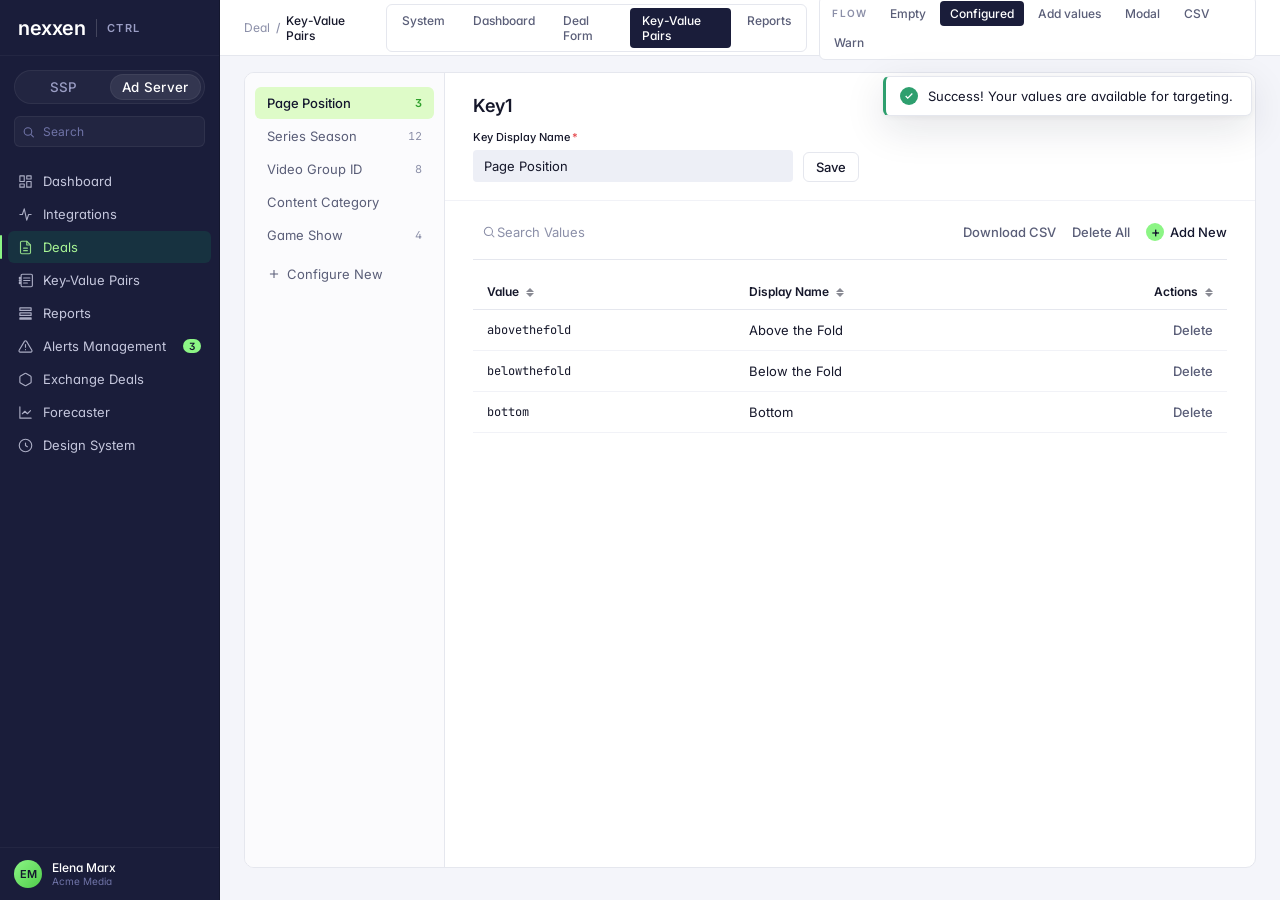
<file: kvp.html>
<!doctype html>
<html lang="en">
<head>
  <meta charset="utf-8" />
  <title>Nexxen — Key-Value Pairs</title>
  <link rel="stylesheet" href="styles.css" />
  <style>
    /* Page-specific layout: 3-column workspace */
    .kvp-shell {
      display: grid;
      grid-template-columns: 200px 1fr;
      gap: 0;
      background: var(--surface);
      border: 1px solid var(--line);
      border-radius: var(--r-lg);
      min-height: calc(100vh - 56px - 48px);
      overflow: hidden;
    }

    .kvp-keys {
      border-right: 1px solid var(--line);
      padding: 14px 10px;
      display: flex;
      flex-direction: column;
      gap: 1px;
      background: #FBFBFD;
    }
    .kvp-key {
      display: flex;
      align-items: center;
      gap: 6px;
      padding: 8px 12px;
      border-radius: var(--r-md);
      font-size: 13px;
      color: var(--text-muted);
      cursor: pointer;
      transition: background .12s, color .12s;
    }
    .kvp-key:hover { background: var(--bg-alt); color: var(--text); }
    .kvp-key.on {
      background: var(--accent-100);
      color: var(--navy-900);
      font-weight: 500;
    }
    .kvp-key .ct {
      margin-left: auto;
      font-size: 11px;
      color: var(--text-subtle);
      font-variant-numeric: tabular-nums;
    }
    .kvp-key.on .ct { color: var(--accent-700); font-weight: 600; }
    .kvp-key.add {
      color: var(--text-muted);
      margin-top: 6px;
    }
    .kvp-key.add svg { width: 14px; height: 14px; }

    .kvp-main {
      display: flex;
      flex-direction: column;
      min-width: 0;
    }

    .kvp-key-h {
      padding: 22px 28px 18px;
      border-bottom: 1px solid var(--hairline);
    }
    .kvp-key-h h2 {
      margin: 0 0 14px;
      font-size: 18px;
      font-weight: 600;
      letter-spacing: -0.015em;
    }
    .kvp-key-h .field {
      flex-direction: row;
      align-items: flex-end;
      gap: 10px;
    }
    .kvp-key-h .field label {
      position: absolute;
      top: 0; left: 0;
    }
    .kvp-key-h .name-row {
      display: flex; gap: 10px; align-items: flex-end;
    }
    .kvp-key-h .name-row .col {
      flex: 0 1 320px;
      gap: 6px;
    }
    .kvp-key-h .name-row .col label { color: var(--text-muted); font-size: 11px; font-weight: 500; }

    .kvp-values {
      padding: 16px 28px 28px;
      flex: 1;
      display: flex;
      flex-direction: column;
    }
    .kvp-vh {
      display: flex;
      align-items: center;
      gap: 8px;
      padding-bottom: 12px;
      border-bottom: 1px solid var(--line);
    }
    .kvp-vh .input-icon { width: 280px; }
    .kvp-vh .input-icon .input { background: transparent; border: 0; padding-left: 24px; }
    .kvp-vh .input-icon .input:focus { box-shadow: none; }
    .kvp-vh .acts {
      margin-left: auto;
      display: flex;
      gap: 16px;
      align-items: center;
      font-size: 13px;
    }
    .kvp-vh .lnk {
      color: var(--text-muted);
      cursor: pointer;
      font-weight: 500;
      transition: color .12s;
    }
    .kvp-vh .lnk:hover { color: var(--text); }
    .kvp-vh .lnk.danger:hover { color: var(--danger); }
    .kvp-vh .add-btn {
      display: inline-flex;
      align-items: center;
      gap: 6px;
      color: var(--navy-900);
      font-weight: 500;
      cursor: pointer;
    }
    .kvp-vh .add-btn .ic {
      width: 18px; height: 18px;
      border-radius: 50%;
      background: var(--accent-400);
      display: grid; place-items: center;
      color: var(--navy-900);
      font-size: 14px;
      line-height: 1;
      box-shadow: 0 0 0 0 rgba(140,245,133,0);
      transition: box-shadow .15s;
    }
    .kvp-vh .add-btn:hover .ic { box-shadow: 0 0 12px rgba(140,245,133,0.55); }
    .kvp-vh .add-btn.disabled { color: var(--text-subtle); cursor: not-allowed; }
    .kvp-vh .add-btn.disabled .ic { background: var(--navy-200); box-shadow: none; }

    /* Empty state */
    .kvp-empty {
      flex: 1;
      display: flex;
      align-items: center;
      justify-content: center;
      padding: 80px 0;
      color: var(--text-subtle);
      font-size: 13px;
    }

    /* Inline add row */
    .kvp-inline {
      background: var(--surface);
      border: 1px solid var(--line);
      border-radius: var(--r-md);
      margin: 16px auto 0;
      max-width: 640px;
      padding: 18px 22px 22px;
      box-shadow: var(--shadow-sm);
      position: relative;
    }
    .kvp-inline .x {
      position: absolute;
      top: 12px; right: 12px;
      width: 22px; height: 22px;
      border-radius: var(--r-sm);
      display: grid; place-items: center;
      cursor: pointer;
      color: var(--text-subtle);
    }
    .kvp-inline .x:hover { background: var(--bg-alt); color: var(--text); }
    .kvp-inline-grid {
      display: grid;
      grid-template-columns: 1fr 1fr auto;
      gap: 12px 16px;
      align-items: end;
    }
    .kvp-inline-grid .field label {
      font-size: 11px;
      font-weight: 500;
      color: var(--text);
      letter-spacing: 0;
    }
    .kvp-inline-grid .field label.required::after { color: var(--danger); }

    .kvp-inline-pager {
      display: flex;
      align-items: center;
      gap: 8px;
      margin-top: 10px;
      font-size: 12px;
      color: var(--text-muted);
    }
    .kvp-inline-pager .add-mini {
      display: inline-flex; align-items: center; gap: 4px;
      cursor: pointer;
      color: var(--text-muted);
    }
    .kvp-inline-pager .add-mini .ic {
      width: 14px; height: 14px; border-radius: 50%;
      background: var(--accent-400);
      color: var(--navy-900);
      display: grid; place-items: center;
      font-size: 11px; font-weight: 700; line-height: 1;
    }
    .kvp-inline-pager .add-mini.alt .ic { background: var(--bg-alt); color: var(--text-muted); }

    .kvp-or {
      text-align: center;
      font-size: 11px;
      color: var(--text-subtle);
      letter-spacing: 0.16em;
      margin: 16px 0 12px;
      position: relative;
    }
    .kvp-or::before, .kvp-or::after {
      content: ""; position: absolute; top: 50%;
      width: calc(50% - 22px); height: 1px; background: var(--line);
    }
    .kvp-or::before { left: 0; }
    .kvp-or::after { right: 0; }

    .kvp-csv {
      width: 100%;
      padding: 11px;
      border: 1px solid var(--line);
      border-radius: var(--r-pill);
      background: var(--surface);
      color: var(--text);
      font-weight: 500;
      cursor: pointer;
      font-size: 13px;
      transition: border-color .12s, background .12s;
    }
    .kvp-csv:hover { border-color: var(--navy-600); background: var(--bg-alt); }

    /* Values table */
    .kvp-vtable {
      margin-top: 14px;
      width: 100%;
      border-collapse: collapse;
      font-size: 13px;
    }
    .kvp-vtable th {
      text-align: left;
      font-size: 12px;
      font-weight: 600;
      color: var(--text);
      padding: 10px 14px;
      border-bottom: 1px solid var(--line);
    }
    .kvp-vtable th .sort {
      display: inline-flex;
      flex-direction: column;
      vertical-align: middle;
      margin-left: 4px;
      gap: 1px;
    }
    .kvp-vtable th .sort svg { width: 8px; height: 4px; opacity: 0.5; }
    .kvp-vtable th.actions { text-align: right; }
    .kvp-vtable td {
      padding: 12px 14px;
      border-bottom: 1px solid var(--hairline);
      vertical-align: middle;
    }
    .kvp-vtable td.value { font-family: var(--font-mono); font-size: 12px; color: var(--text); }
    .kvp-vtable td.actions { text-align: right; }
    .kvp-vtable .del {
      color: var(--text-muted);
      cursor: pointer;
      font-weight: 500;
    }
    .kvp-vtable .del:hover { color: var(--danger); }

    /* Toast */
    .toast {
      position: fixed;
      top: 76px;
      right: 28px;
      background: var(--surface);
      border: 1px solid var(--line);
      border-left: 3px solid var(--success);
      border-radius: var(--r-md);
      padding: 10px 18px 10px 14px;
      box-shadow: var(--shadow-lg);
      display: flex;
      align-items: center;
      gap: 10px;
      font-size: 13px;
      z-index: 100;
      animation: toastIn .3s ease;
    }
    .toast .ic {
      width: 18px; height: 18px;
      border-radius: 50%;
      background: var(--success);
      color: #fff;
      display: grid; place-items: center;
    }
    .toast .ic svg { width: 10px; height: 10px; }
    @keyframes toastIn { from { opacity: 0; transform: translateX(20px) } }

    /* Modal */
    .scrim {
      position: fixed; inset: 0;
      background: rgba(20,23,46,0.55);
      backdrop-filter: blur(2px);
      display: grid;
      place-items: center;
      z-index: 200;
      animation: fadeIn .15s ease;
    }
    @keyframes fadeIn { from { opacity: 0 } }

    .modal {
      background: var(--surface);
      border-radius: var(--r-lg);
      box-shadow: var(--shadow-lg);
      width: 560px;
      max-width: calc(100vw - 40px);
      animation: modalIn .2s ease;
      overflow: hidden;
    }
    @keyframes modalIn { from { opacity: 0; transform: translateY(8px) } }
    .modal-h {
      padding: 18px 22px 14px;
      display: flex; align-items: center;
      border-bottom: 1px solid var(--hairline);
    }
    .modal-h h3 { margin: 0; font-size: 15px; font-weight: 600; letter-spacing: -0.01em; }
    .modal-h .x {
      margin-left: auto;
      width: 26px; height: 26px;
      border-radius: var(--r-sm);
      display: grid; place-items: center;
      cursor: pointer;
      color: var(--text-muted);
    }
    .modal-h .x:hover { background: var(--bg-alt); color: var(--text); }
    .modal-b { padding: 18px 22px 22px; }
    .modal-f {
      padding: 12px 22px 16px;
      display: flex;
      gap: 8px;
      justify-content: flex-end;
      border-top: 1px solid var(--hairline);
      background: var(--bg);
    }

    .modal .sub-h {
      font-size: 12px;
      font-weight: 600;
      color: var(--text);
      margin: 0 0 12px;
    }

    .modal-grid {
      display: grid;
      grid-template-columns: 1fr 1fr auto;
      gap: 10px 14px;
      align-items: end;
    }
    .modal-grid .field label {
      font-size: 11px; color: var(--text); font-weight: 500;
    }

    /* Warning modal — packages list */
    .pkg-table {
      width: 100%;
      border-collapse: collapse;
      font-size: 12px;
      margin-top: 12px;
    }
    .pkg-table th {
      text-align: left;
      padding: 8px 12px;
      font-weight: 600;
      color: var(--text);
      border-bottom: 1px solid var(--line);
      font-size: 11px;
      letter-spacing: 0.02em;
    }
    .pkg-table td {
      padding: 8px 12px;
      border-bottom: 1px solid var(--hairline);
    }
    .pkg-table a {
      color: var(--info);
      text-decoration: underline;
      font-family: var(--font-mono);
      font-size: 11px;
    }

    /* Flow stage selector */
    .stage-bar {
      display: flex;
      gap: 4px;
      padding: 4px;
      background: var(--surface);
      border: 1px solid var(--line);
      border-radius: var(--r-md);
      align-items: center;
      flex-wrap: wrap;
    }
    .stage-bar .stage-l {
      font-size: 10px;
      color: var(--text-subtle);
      letter-spacing: 0.14em;
      text-transform: uppercase;
      padding: 0 8px;
      font-weight: 600;
    }
    .stage-bar button {
      background: transparent;
      border: 0;
      padding: 5px 10px;
      border-radius: var(--r-sm);
      font-size: 12px;
      color: var(--text-muted);
      cursor: pointer;
      font-weight: 500;
    }
    .stage-bar button:hover { background: var(--bg-alt); color: var(--text); }
    .stage-bar button.on {
      background: var(--navy-800);
      color: #fff;
    }
  </style>
</head>
<body data-route="form">
  <div class="app">
    <div id="nav-slot"></div>

    <main class="main">
      <header class="topbar">
        <div class="crumbs">Deal <span style="color:var(--text-subtle)">/</span> <span>Key-Value Pairs</span></div>
        <div class="right">
          <div class="page-tabs">
            <a href="design-system.html">System</a>
            <a href="dashboard.html">Dashboard</a>
            <a href="form.html">Deal Form</a>
            <a href="kvp.html" class="on">Key-Value Pairs</a>
            <a href="table.html">Reports</a>
          </div>
          <div class="stage-bar">
            <span class="stage-l">Flow</span>
            <button data-stage="empty">Empty</button>
            <button data-stage="config" class="on">Configured</button>
            <button data-stage="add">Add values</button>
            <button data-stage="modal-add">Modal</button>
            <button data-stage="modal-csv">CSV</button>
            <button data-stage="warn">Warn</button>
          </div>
        </div>
      </header>

      <div class="content" style="padding: 16px 24px;">

        <section class="kvp-shell">

          <!-- Keys list -->
          <aside class="kvp-keys" id="keys"></aside>

          <!-- Main panel -->
          <section class="kvp-main">
            <div class="kvp-key-h">
              <h2>Key1</h2>
              <div class="name-row">
                <div class="col">
                  <label class="required" style="font-size:11px;color:var(--text);font-weight:500">Key Display Name</label>
                  <input class="input input-flat" value="Page Position" />
                </div>
                <button class="btn btn-secondary" style="height:30px">Save</button>
              </div>
            </div>

            <div class="kvp-values">
              <div class="kvp-vh">
                <div class="input-icon">
                  <svg viewBox="0 0 24 24" fill="none" stroke="currentColor" stroke-width="1.8"><circle cx="11" cy="11" r="7"/><path d="m21 21-4.3-4.3"/></svg>
                  <input class="input" placeholder="Search Values" />
                </div>
                <div class="acts">
                  <span class="lnk">Download CSV</span>
                  <span class="lnk danger" id="deleteAll">Delete All</span>
                  <span class="add-btn" id="addBtn">
                    <span class="ic">+</span>
                    Add New
                  </span>
                </div>
              </div>

              <div id="bodyArea"></div>

            </div>
          </section>

        </section>

      </div>
    </main>
  </div>

  <!-- TOAST -->
  <div id="toastSlot"></div>

  <!-- MODAL -->
  <div id="modalSlot"></div>

  <script src="app.js"></script>
  <script>
    const KEYS_DEFAULT = [
      { id: 'k1', name: 'Page Position', n: 3, on: true },
      { id: 'k2', name: 'Series Season', n: 12 },
      { id: 'k3', name: 'Video Group ID', n: 8 },
      { id: 'k4', name: 'Content Category', n: null },
      { id: 'k5', name: 'Game Show', n: 4 },
    ];
    const KEYS_EMPTY = [
      { id: 'k1', name: 'Key1', n: null, on: true },
      { id: 'k2', name: 'Key2', n: null },
      { id: 'k3', name: 'Key3', n: null },
      { id: 'k4', name: 'Key4', n: null },
      { id: 'k5', name: 'Key5', n: null },
    ];
    const VALUES = [
      { v: 'abovethefold', d: 'Above the Fold' },
      { v: 'belowthefold', d: 'Below the Fold' },
      { v: 'bottom', d: 'Bottom' },
    ];

    function renderKeys(list) {
      const html = list.map(k => `
        <div class="kvp-key ${k.on ? 'on' : ''}">
          <span>${k.name}</span>
          ${k.n != null ? `<span class="ct">${k.n}</span>` : ''}
        </div>
      `).join('') + `
        <div class="kvp-key add">
          <svg viewBox="0 0 24 24" fill="none" stroke="currentColor" stroke-width="1.8"><path d="M12 5v14M5 12h14"/></svg>
          Configure New
        </div>
      `;
      document.getElementById('keys').innerHTML = html;
    }

    function renderTable() {
      const rows = VALUES.map(r => `
        <tr>
          <td class="value">${r.v}</td>
          <td>${r.d}</td>
          <td class="actions"><span class="del">Delete</span></td>
        </tr>
      `).join('');
      return `
        <table class="kvp-vtable">
          <thead>
            <tr>
              <th>Value <span class="sort"><svg viewBox="0 0 8 4"><path d="M0 4 4 0 8 4Z" fill="currentColor"/></svg><svg viewBox="0 0 8 4"><path d="M0 0 4 4 8 0Z" fill="currentColor"/></svg></span></th>
              <th>Display Name <span class="sort"><svg viewBox="0 0 8 4"><path d="M0 4 4 0 8 4Z" fill="currentColor"/></svg><svg viewBox="0 0 8 4"><path d="M0 0 4 4 8 0Z" fill="currentColor"/></svg></span></th>
              <th class="actions">Actions <span class="sort"><svg viewBox="0 0 8 4"><path d="M0 4 4 0 8 4Z" fill="currentColor"/></svg><svg viewBox="0 0 8 4"><path d="M0 0 4 4 8 0Z" fill="currentColor"/></svg></span></th>
            </tr>
          </thead>
          <tbody>${rows}</tbody>
        </table>
      `;
    }

    function renderInlineAdd() {
      return `
        <div class="kvp-inline">
          <span class="x" data-act="closeInline"><svg viewBox="0 0 24 24" width="14" height="14" fill="none" stroke="currentColor" stroke-width="2"><path d="M18 6 6 18M6 6l12 12"/></svg></span>
          <div class="kvp-inline-grid">
            <div class="field"><label class="required">Value</label><input class="input" placeholder="Type…" /></div>
            <div class="field"><label class="required">Display Name</label><input class="input" placeholder="Type…" /></div>
            <button class="btn btn-primary" data-act="saveValues">Save</button>
          </div>
          <div class="kvp-inline-pager">
            <span class="add-mini alt"><span class="ic">−</span></span>
            <span class="add-mini"><span class="ic">+</span> Add</span>
          </div>
          <div class="kvp-or">OR</div>
          <button class="kvp-csv" data-act="openCsv">Upload CSV</button>
        </div>
      `;
    }

    function renderEmpty() { return `<div class="kvp-empty">No Values Defined</div>`; }

    function showToast(msg) {
      document.getElementById('toastSlot').innerHTML = `
        <div class="toast">
          <div class="ic"><svg viewBox="0 0 24 24" fill="none" stroke="currentColor" stroke-width="3"><path d="M20 6 9 17l-5-5"/></svg></div>
          <span>${msg}</span>
        </div>
      `;
      setTimeout(() => { document.getElementById('toastSlot').innerHTML = ''; }, 3200);
    }

    function showModalAdd() {
      document.getElementById('modalSlot').innerHTML = `
        <div class="scrim" data-act="closeModal">
          <div class="modal" onclick="event.stopPropagation()">
            <div class="modal-h">
              <h3>Add values</h3>
              <span class="x" data-act="closeModal"><svg viewBox="0 0 24 24" width="14" height="14" fill="none" stroke="currentColor" stroke-width="2"><path d="M18 6 6 18M6 6l12 12"/></svg></span>
            </div>
            <div class="modal-b">
              <h4 class="sub-h">Manual Input</h4>
              <div style="display:grid;grid-template-columns:1fr 1fr;gap:12px 14px;margin-bottom:10px">
                <div class="field"><label>Value Name</label><input class="input" value="abovethefold" /></div>
                <div class="field"><label>Display Name</label><input class="input" value="Above The Fold" /></div>
                <div class="field"><label>Value Name</label><input class="input" value="belowthefold" /></div>
                <div class="field"><label>Display Name</label><input class="input" value="Below the Fold" /></div>
              </div>
              <div style="display:grid;grid-template-columns:1fr 1fr auto;gap:12px 14px;align-items:end">
                <div class="field"><label>Value Name</label><input class="input" value="bottom" /></div>
                <div class="field"><label>Display Name</label><input class="input" value="Bottom" /></div>
                <button class="btn btn-primary" data-act="saveModal">Save</button>
              </div>
              <div class="kvp-inline-pager" style="margin-top:14px">
                <span class="add-mini alt"><span class="ic">−</span></span>
                <span class="add-mini"><span class="ic">+</span> Add</span>
              </div>
              <div class="kvp-or">OR</div>
              <button class="kvp-csv" data-act="openCsv">Upload CSV</button>
            </div>
          </div>
        </div>
      `;
    }

    function showWarn() {
      document.getElementById('modalSlot').innerHTML = `
        <div class="scrim" data-act="closeModal">
          <div class="modal" onclick="event.stopPropagation()" style="width:580px">
            <div class="modal-h">
              <h3>Warning</h3>
              <span class="x" data-act="closeModal"><svg viewBox="0 0 24 24" width="14" height="14" fill="none" stroke="currentColor" stroke-width="2"><path d="M18 6 6 18M6 6l12 12"/></svg></span>
            </div>
            <div class="modal-b">
              <p style="margin:0 0 8px;font-size:13px;color:var(--text-muted);line-height:1.5">Inventory packages are linked to this KVP. Please unlink them before deleting this value.</p>
              <table class="pkg-table">
                <thead><tr><th>Package</th><th>Associated Deal</th></tr></thead>
                <tbody>
                  ${Array.from({length:5}).map(() => `
                    <tr>
                      <td><a href="#">1674_package_1674_84996</a></td>
                      <td><a href="#">deal_14514_78614-1664-1689777862137</a></td>
                    </tr>
                  `).join('')}
                </tbody>
              </table>
            </div>
            <div class="modal-f">
              <button class="btn btn-primary" data-act="closeModal">OK</button>
            </div>
          </div>
        </div>
      `;
    }

    function setStage(stage) {
      document.querySelectorAll('.stage-bar button').forEach(b => b.classList.toggle('on', b.dataset.stage === stage));
      const body = document.getElementById('bodyArea');
      document.getElementById('modalSlot').innerHTML = '';
      document.getElementById('toastSlot').innerHTML = '';
      const addBtn = document.getElementById('addBtn');
      addBtn.classList.remove('disabled');

      if (stage === 'empty') {
        renderKeys(KEYS_EMPTY);
        body.innerHTML = renderEmpty();
      } else if (stage === 'config') {
        renderKeys(KEYS_DEFAULT);
        body.innerHTML = renderTable();
        showToast('Success! Your values are available for targeting.');
      } else if (stage === 'add') {
        renderKeys(KEYS_DEFAULT);
        addBtn.classList.add('disabled');
        body.innerHTML = renderInlineAdd() + renderTable();
      } else if (stage === 'modal-add') {
        renderKeys(KEYS_DEFAULT);
        body.innerHTML = renderEmpty();
        showModalAdd();
      } else if (stage === 'modal-csv') {
        renderKeys(KEYS_DEFAULT);
        body.innerHTML = renderEmpty();
        document.getElementById('modalSlot').innerHTML = `
          <div class="scrim" data-act="closeModal">
            <div class="modal" onclick="event.stopPropagation()" style="width:480px">
              <div class="modal-h">
                <h3>Upload CSV</h3>
                <span class="x" data-act="closeModal"><svg viewBox="0 0 24 24" width="14" height="14" fill="none" stroke="currentColor" stroke-width="2"><path d="M18 6 6 18M6 6l12 12"/></svg></span>
              </div>
              <div class="modal-b">
                <div style="border:2px dashed var(--line);border-radius:var(--r-md);padding:36px 18px;text-align:center;background:var(--bg)">
                  <div style="width:42px;height:42px;border-radius:var(--r-md);background:var(--accent-100);color:var(--accent-700);display:grid;place-items:center;margin:0 auto 12px">
                    <svg viewBox="0 0 24 24" width="20" height="20" fill="none" stroke="currentColor" stroke-width="1.8"><path d="M21 15v4a2 2 0 0 1-2 2H5a2 2 0 0 1-2-2v-4"/><path d="m17 8-5-5-5 5"/><path d="M12 3v12"/></svg>
                  </div>
                  <div style="font-size:13px;font-weight:500;margin-bottom:4px">Drop CSV file here</div>
                  <div style="font-size:11px;color:var(--text-subtle)">or <span style="color:var(--accent-700);font-weight:500;cursor:pointer">browse files</span></div>
                </div>
                <p style="margin:12px 0 0;font-size:11px;color:var(--text-subtle);line-height:1.5">Format: 2 columns (Value, Display Name). Max 1000 rows. Value names must be alphanumeric and ≤64 characters.</p>
              </div>
              <div class="modal-f">
                <button class="btn btn-secondary" data-act="closeModal">Cancel</button>
                <button class="btn btn-primary disabled" disabled style="opacity:0.5;cursor:not-allowed">Upload</button>
              </div>
            </div>
          </div>
        `;
      } else if (stage === 'warn') {
        renderKeys(KEYS_DEFAULT);
        body.innerHTML = renderTable();
        showWarn();
      }
    }

    document.querySelectorAll('.stage-bar button').forEach(b => {
      b.addEventListener('click', () => setStage(b.dataset.stage));
    });

    document.body.addEventListener('click', (e) => {
      const a = e.target.closest('[data-act]');
      if (!a) return;
      const act = a.dataset.act;
      if (act === 'closeModal') document.getElementById('modalSlot').innerHTML = '';
      if (act === 'closeInline') setStage('config');
      if (act === 'saveValues') { setStage('config'); }
      if (act === 'saveModal') { document.getElementById('modalSlot').innerHTML = ''; setStage('config'); }
      if (act === 'openCsv') { setStage('modal-csv'); }
    });

    // Add New click
    document.body.addEventListener('click', (e) => {
      if (e.target.closest('#addBtn') && !document.getElementById('addBtn').classList.contains('disabled')) {
        setStage('add');
      }
      if (e.target.closest('#deleteAll')) {
        setStage('warn');
      }
    });

    setStage('config');
  </script>
</body>
</html>
</file>
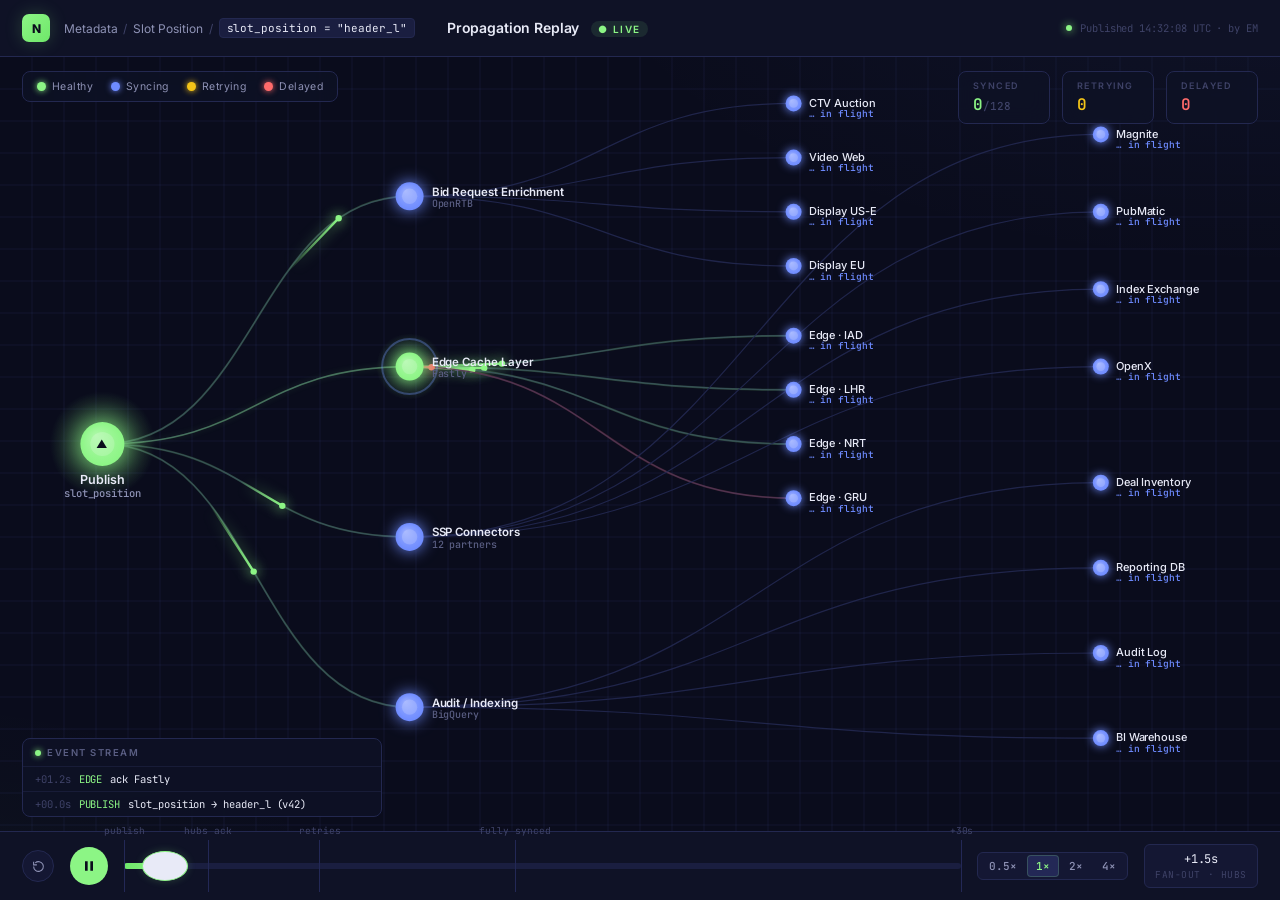
<file: propagation-replay.html>
<!doctype html>
<html lang="en">
<head>
<meta charset="utf-8" />
<title>nexxen — Propagation Replay</title>
<link rel="preconnect" href="https://fonts.googleapis.com">
<link rel="preconnect" href="https://fonts.gstatic.com" crossorigin>
<link href="https://fonts.googleapis.com/css2?family=Inter:wght@400;500;600;700&family=JetBrains+Mono:wght@400;500;600&display=swap" rel="stylesheet">
<style>
  :root {
    --bg-0: #0A0C1C;
    --bg-1: #0F1226;
    --bg-2: #141733;
    --bg-3: #1A1E40;
    --bg-4: #232856;
    --line: #232850;
    --line-soft: #1A1E40;
    --hairline: #181C38;

    --text:        #E8EAF7;
    --text-muted:  #8E92B5;
    --text-subtle: #5A5E83;
    --text-dim:    #3F4368;

    --neon: #8CF585;
    --neon-2: #6FE76A;
    --neon-glow: rgba(140,245,133,0.20);
    --neon-glow-soft: rgba(140,245,133,0.10);

    --warn: #F5C518;
    --warn-bg: rgba(245,197,24,0.12);
    --danger: #FF6B6B;
    --danger-bg: rgba(255,107,107,0.12);
    --info: #6E8BFF;
    --info-bg: rgba(110,139,255,0.12);

    --font: 'Inter', -apple-system, system-ui, sans-serif;
    --mono: 'JetBrains Mono', ui-monospace, monospace;
  }
  * { box-sizing: border-box; }
  html, body {
    margin: 0; padding: 0;
    background: var(--bg-0);
    color: var(--text);
    font-family: var(--font);
    font-size: 13px;
    letter-spacing: -0.005em;
    height: 100%;
    overflow: hidden;
    -webkit-font-smoothing: antialiased;
    background-image:
      radial-gradient(1200px 600px at 100% -10%, rgba(110,139,255,0.06), transparent 60%),
      radial-gradient(900px 500px at -10% 110%, rgba(140,245,133,0.04), transparent 60%);
  }

  .frame {
    height: 100vh;
    display: grid;
    grid-template-rows: auto 1fr auto;
  }

  /* ============ HEADER ============ */
  .head {
    padding: 14px 22px;
    border-bottom: 1px solid var(--line);
    background: var(--bg-1);
    display: flex; align-items: center; gap: 14px;
  }
  .head .brand {
    width: 28px; height: 28px;
    border-radius: 7px;
    background: linear-gradient(135deg, var(--neon), var(--neon-2));
    color: var(--bg-0);
    display: grid; place-items: center;
    font-weight: 800;
    font-size: 12px;
    letter-spacing: -0.04em;
    box-shadow: 0 0 18px var(--neon-glow);
  }
  .head .crumbs {
    display: flex; align-items: center; gap: 6px;
    font-size: 12px; color: var(--text-muted);
  }
  .head .crumbs b { color: var(--text); font-weight: 500; }
  .head .crumbs .sep { color: var(--text-dim); }
  .head .crumbs .key {
    font-family: var(--mono);
    font-size: 11px;
    background: var(--bg-3);
    border: 1px solid var(--line);
    padding: 2px 7px;
    border-radius: 4px;
    color: var(--text);
  }
  .head .title-block {
    display: flex; flex-direction: column; gap: 2px;
  }
  .head h1 {
    margin: 0;
    font-size: 14px;
    font-weight: 600;
    letter-spacing: -0.01em;
  }
  .head h1 .replay {
    margin-left: 8px;
    display: inline-flex; align-items: center; gap: 5px;
    font-size: 10px;
    font-weight: 600;
    letter-spacing: 0.14em;
    text-transform: uppercase;
    color: var(--neon);
    background: var(--neon-glow-soft);
    padding: 2px 7px;
    border-radius: 999px;
    vertical-align: middle;
  }
  .head .pub-stamp {
    font-family: var(--mono);
    font-size: 10.5px;
    color: var(--text-dim);
    margin-left: auto;
    display: flex; align-items: center; gap: 8px;
  }
  .head .pub-stamp .dot {
    width: 6px; height: 6px; border-radius: 50%;
    background: var(--neon);
    box-shadow: 0 0 8px var(--neon);
    animation: dotpulse 1.6s ease-in-out infinite;
  }
  @keyframes dotpulse { 50% { opacity: 0.35 } }

  /* ============ STAGE ============ */
  .stage {
    position: relative;
    overflow: hidden;
  }
  .stage canvas { display: block; }
  #wires {
    position: absolute; inset: 0;
    width: 100%; height: 100%;
    pointer-events: none;
  }

  /* legend strip */
  .legend {
    position: absolute;
    top: 14px; left: 22px;
    display: flex; gap: 18px;
    background: rgba(15,18,38,0.72);
    backdrop-filter: blur(10px);
    border: 1px solid var(--line);
    border-radius: 8px;
    padding: 8px 14px;
    z-index: 5;
  }
  .legend .item {
    display: inline-flex; align-items: center; gap: 6px;
    font-size: 10.5px;
    color: var(--text-muted);
    letter-spacing: 0.04em;
  }
  .legend .item .sw {
    width: 9px; height: 9px;
    border-radius: 50%;
    background: var(--text-subtle);
  }
  .legend .item.healthy .sw { background: var(--neon); box-shadow: 0 0 6px var(--neon); }
  .legend .item.warming .sw { background: var(--info); box-shadow: 0 0 6px var(--info); }
  .legend .item.retry .sw { background: var(--warn); box-shadow: 0 0 6px var(--warn); }
  .legend .item.delayed .sw { background: var(--danger); box-shadow: 0 0 6px var(--danger); }

  /* counters */
  .counters {
    position: absolute;
    top: 14px; right: 22px;
    display: flex; gap: 12px;
    z-index: 5;
  }
  .counter {
    background: rgba(15,18,38,0.72);
    backdrop-filter: blur(10px);
    border: 1px solid var(--line);
    border-radius: 8px;
    padding: 8px 14px;
    min-width: 92px;
  }
  .counter .l {
    font-size: 9px;
    font-weight: 600;
    letter-spacing: 0.16em;
    text-transform: uppercase;
    color: var(--text-dim);
  }
  .counter .v {
    margin-top: 3px;
    font-family: var(--mono);
    font-size: 16px;
    font-weight: 600;
    color: var(--text);
    font-variant-numeric: tabular-nums;
  }
  .counter.ok .v { color: var(--neon); }
  .counter.warn .v { color: var(--warn); }
  .counter.fail .v { color: var(--danger); }
  .counter .v .small {
    font-size: 11px;
    color: var(--text-dim);
    font-weight: 500;
  }

  /* node tooltip */
  .node-tip {
    position: absolute;
    background: var(--bg-3);
    border: 1px solid var(--bg-4);
    border-radius: 6px;
    padding: 8px 10px;
    font-size: 11px;
    color: var(--text);
    box-shadow: 0 12px 30px rgba(0,0,0,0.5);
    pointer-events: none;
    opacity: 0;
    transition: opacity .12s;
    z-index: 6;
    width: 180px;
  }
  .node-tip b { display: block; margin-bottom: 3px; font-weight: 600; font-size: 12px; }
  .node-tip .row { display: flex; justify-content: space-between; padding: 1px 0; color: var(--text-muted); }
  .node-tip .row .v { color: var(--text); font-family: var(--mono); }

  /* event ticker */
  .ticker {
    position: absolute;
    bottom: 14px; left: 22px;
    width: 360px;
    background: rgba(15,18,38,0.85);
    backdrop-filter: blur(12px);
    border: 1px solid var(--line);
    border-radius: 8px;
    z-index: 5;
    overflow: hidden;
  }
  .ticker .th {
    padding: 8px 12px;
    border-bottom: 1px solid var(--hairline);
    font-size: 9.5px;
    font-weight: 600;
    letter-spacing: 0.16em;
    text-transform: uppercase;
    color: var(--text-subtle);
    display: flex; align-items: center; gap: 6px;
  }
  .ticker .th::before {
    content: "";
    width: 6px; height: 6px; border-radius: 50%;
    background: var(--neon);
    box-shadow: 0 0 6px var(--neon);
    animation: dotpulse 1.6s ease-in-out infinite;
  }
  .ticker .feed {
    max-height: 168px;
    overflow: hidden;
    font-family: var(--mono);
    font-size: 10.5px;
  }
  .ticker .feed .ev {
    padding: 5px 12px;
    display: flex; gap: 8px;
    border-bottom: 1px solid var(--hairline);
    color: var(--text-muted);
    animation: evIn .25s ease;
  }
  @keyframes evIn { from { opacity: 0; transform: translateY(-4px); } }
  .ticker .feed .ev:last-child { border-bottom: 0; }
  .ticker .feed .ev .t { color: var(--text-dim); flex-shrink: 0; }
  .ticker .feed .ev .who { color: var(--info); flex-shrink: 0; }
  .ticker .feed .ev.ok .who { color: var(--neon); }
  .ticker .feed .ev.warn .who { color: var(--warn); }
  .ticker .feed .ev.fail .who { color: var(--danger); }
  .ticker .feed .ev .msg { color: var(--text-muted); flex: 1; min-width: 0; }
  .ticker .feed .ev.ok .msg { color: var(--text); }

  /* ============ TRANSPORT BAR ============ */
  .transport {
    border-top: 1px solid var(--line);
    background: var(--bg-1);
    padding: 12px 22px;
    display: grid;
    grid-template-columns: auto auto 1fr auto auto;
    gap: 16px;
    align-items: center;
  }
  .transport .play {
    width: 38px; height: 38px;
    border-radius: 50%;
    background: var(--neon);
    color: var(--bg-0);
    border: 0;
    cursor: pointer;
    display: grid; place-items: center;
    box-shadow: 0 0 0 0 var(--neon-glow);
    transition: box-shadow .15s, background .12s;
  }
  .transport .play:hover { background: #A2F89A; box-shadow: 0 0 22px var(--neon-glow); }
  .transport .play svg { width: 16px; height: 16px; }

  .transport .restart {
    width: 32px; height: 32px;
    border-radius: 50%;
    background: var(--bg-2);
    color: var(--text-muted);
    border: 1px solid var(--line);
    cursor: pointer;
    display: grid; place-items: center;
  }
  .transport .restart:hover { background: var(--bg-3); color: var(--text); }
  .transport .restart svg { width: 13px; height: 13px; }

  .scrubber {
    position: relative;
    height: 32px;
    display: flex;
    align-items: center;
  }
  .scrubber .track {
    position: relative;
    width: 100%;
    height: 6px;
    background: var(--bg-3);
    border-radius: 3px;
    overflow: hidden;
  }
  .scrubber .fill {
    position: absolute;
    top: 0; left: 0; bottom: 0;
    background: linear-gradient(90deg, var(--neon-2), var(--neon));
    box-shadow: 0 0 12px var(--neon-glow);
    width: 0%;
  }
  .scrubber .marks {
    position: absolute;
    inset: 0;
    pointer-events: none;
  }
  .scrubber .mark {
    position: absolute;
    top: -10px; bottom: -10px;
    width: 1px;
    background: var(--bg-4);
  }
  .scrubber .mark .lab {
    position: absolute;
    top: -16px;
    left: 50%;
    transform: translateX(-50%);
    font-family: var(--mono);
    font-size: 9.5px;
    color: var(--text-dim);
    white-space: nowrap;
  }
  .scrubber .head {
    position: absolute;
    top: 50%;
    transform: translate(-50%, -50%);
    width: 10px; height: 10px;
    border-radius: 50%;
    background: var(--text);
    border: 1.5px solid var(--neon);
    box-shadow: 0 0 8px var(--neon-glow);
    cursor: grab;
    left: 0%;
  }

  .speed-bar {
    display: flex; gap: 1px;
    padding: 2px;
    background: var(--bg-2);
    border: 1px solid var(--line);
    border-radius: 6px;
  }
  .speed-bar button {
    background: transparent;
    border: 0;
    padding: 4px 9px;
    border-radius: 4px;
    font-family: var(--mono);
    font-size: 11px;
    font-weight: 500;
    color: var(--text-muted);
    cursor: pointer;
  }
  .speed-bar button:hover { color: var(--text); background: var(--bg-3); }
  .speed-bar button.on { background: var(--bg-4); color: var(--neon); box-shadow: inset 0 0 0 1px rgba(140,245,133,0.2); }

  .clock {
    font-family: var(--mono);
    font-size: 12px;
    color: var(--text);
    background: var(--bg-2);
    border: 1px solid var(--line);
    border-radius: 6px;
    padding: 6px 10px;
    min-width: 96px;
    text-align: center;
  }
  .clock .sub { font-size: 9.5px; color: var(--text-dim); margin-top: 1px; letter-spacing: 0.06em; text-transform: uppercase; }
</style>
</head>
<body>

<div class="frame">

  <!-- HEAD -->
  <div class="head">
    <div class="brand">N</div>
    <div class="crumbs">
      <span>Metadata</span>
      <span class="sep">/</span>
      <span>Slot Position</span>
      <span class="sep">/</span>
      <span class="key">slot_position = "header_l"</span>
    </div>
    <div class="title-block" style="margin-left:18px">
      <h1>Propagation Replay <span class="replay">● live</span></h1>
    </div>
    <div class="pub-stamp">
      <span class="dot"></span>
      <span>Published 14:32:08 UTC · by EM</span>
    </div>
  </div>

  <!-- STAGE -->
  <div class="stage" id="stage">
    <canvas id="wires"></canvas>

    <div class="legend">
      <div class="item healthy"><span class="sw"></span>Healthy</div>
      <div class="item warming"><span class="sw"></span>Syncing</div>
      <div class="item retry"><span class="sw"></span>Retrying</div>
      <div class="item delayed"><span class="sw"></span>Delayed</div>
    </div>

    <div class="counters">
      <div class="counter ok">
        <div class="l">Synced</div>
        <div class="v" id="cSynced">0<span class="small">/128</span></div>
      </div>
      <div class="counter warn">
        <div class="l">Retrying</div>
        <div class="v" id="cRetry">0</div>
      </div>
      <div class="counter fail">
        <div class="l">Delayed</div>
        <div class="v" id="cDelayed">0</div>
      </div>
    </div>

    <div class="ticker">
      <div class="th">Event Stream</div>
      <div class="feed" id="feed"></div>
    </div>

    <div class="node-tip" id="tip"></div>
  </div>

  <!-- TRANSPORT -->
  <div class="transport">
    <button class="restart" id="restart" title="Restart">
      <svg viewBox="0 0 24 24" fill="none" stroke="currentColor" stroke-width="2"><path d="M3 12a9 9 0 1 0 3-6.7"/><path d="M3 3v6h6"/></svg>
    </button>
    <button class="play" id="play">
      <svg id="playIcon" viewBox="0 0 24 24" fill="currentColor"><path d="M8 5v14l11-7z"/></svg>
    </button>

    <div class="scrubber">
      <div class="track">
        <div class="fill" id="fill"></div>
      </div>
      <div class="marks" id="marks"></div>
      <div class="head" id="phead" style="width: 32px"></div>
    </div>

    <div class="speed-bar">
      <button data-spd="0.5">0.5×</button>
      <button class="on" data-spd="1">1×</button>
      <button data-spd="2">2×</button>
      <button data-spd="4">4×</button>
    </div>

    <div class="clock">
      <div id="clk">+00.0s</div>
      <div class="sub" id="phase">t = publish</div>
    </div>
  </div>
</div>

<script>
/* =============================================================
   PROPAGATION REPLAY
   The graph: 1 publish source → 4 fan-out hubs → 16 leaf systems.
   Each leaf has a scheduled "arrival time", optional retry,
   and a final state (healthy / delayed).
   ============================================================= */

const TOTAL = 30; // seconds
const stage = document.getElementById('stage');
const canvas = document.getElementById('wires');
const ctx = canvas.getContext('2d');
const tip = document.getElementById('tip');

// Topology — positions are normalized [0..1] of the stage box.
const SOURCE = { id:'pub', label:'Publish', sub:'slot_position', x:0.08, y:0.5, kind:'source' };

const HUBS = [
  { id:'rtb',     label:'Bid Request Enrichment', sub:'OpenRTB',   x:0.32, y:0.18, latency:1.8 },
  { id:'cache',   label:'Edge Cache Layer',       sub:'Fastly',    x:0.32, y:0.40, latency:1.2 },
  { id:'ssp',     label:'SSP Connectors',         sub:'12 partners', x:0.32, y:0.62, latency:2.4 },
  { id:'audit',   label:'Audit / Indexing',       sub:'BigQuery',  x:0.32, y:0.84, latency:3.0 },
];

// 16 leaves grouped under the 4 hubs.
const LEAVES = [
  // RTB  — header bidding endpoints
  { id:'l1',  hub:'rtb', label:'CTV Auction',   x:0.62, y:0.06, arrive:3.2 },
  { id:'l2',  hub:'rtb', label:'Video Web',     x:0.62, y:0.13, arrive:3.5 },
  { id:'l3',  hub:'rtb', label:'Display US-E',  x:0.62, y:0.20, arrive:4.0, retry:{at:5.5, count:2} },
  { id:'l4',  hub:'rtb', label:'Display EU',    x:0.62, y:0.27, arrive:4.4 },

  // CACHE
  { id:'l5',  hub:'cache', label:'Edge · IAD',    x:0.62, y:0.36, arrive:2.6 },
  { id:'l6',  hub:'cache', label:'Edge · LHR',    x:0.62, y:0.43, arrive:3.0 },
  { id:'l7',  hub:'cache', label:'Edge · NRT',    x:0.62, y:0.50, arrive:3.4, retry:{at:5.0, count:1} },
  { id:'l8',  hub:'cache', label:'Edge · GRU',    x:0.62, y:0.57, arrive:8.0, delayed:true },

  // SSP partners
  { id:'l9',  hub:'ssp', label:'Magnite',        x:0.86, y:0.10, arrive:5.4 },
  { id:'l10', hub:'ssp', label:'PubMatic',       x:0.86, y:0.20, arrive:5.8, retry:{at:7.5, count:3} },
  { id:'l11', hub:'ssp', label:'Index Exchange', x:0.86, y:0.30, arrive:6.2 },
  { id:'l12', hub:'ssp', label:'OpenX',          x:0.86, y:0.40, arrive:14.5, delayed:true, retry:{at:10.0, count:4} },

  // AUDIT
  { id:'l13', hub:'audit', label:'Deal Inventory', x:0.86, y:0.55, arrive:6.8 },
  { id:'l14', hub:'audit', label:'Reporting DB',  x:0.86, y:0.66, arrive:7.6 },
  { id:'l15', hub:'audit', label:'Audit Log',     x:0.86, y:0.77, arrive:8.4 },
  { id:'l16', hub:'audit', label:'BI Warehouse',  x:0.86, y:0.88, arrive:11.0 },
];

const NODES = [SOURCE, ...HUBS, ...LEAVES];

// Build edges: source -> hub, hub -> leaves under it
const EDGES = [];
HUBS.forEach(h => EDGES.push({ from: SOURCE, to: h, type:'trunk' }));
LEAVES.forEach(l => {
  const h = HUBS.find(h => h.id === l.hub);
  EDGES.push({ from: h, to: l, type:'leaf', leaf: l });
});

/* === Build event timeline === */
const EVENTS = [];
function ev(t, kind, who, msg) { EVENTS.push({ t, kind, who, msg }); }
ev(0.0, 'ok',   'PUBLISH',  'slot_position → header_l (v42)');
HUBS.forEach(h => ev(h.latency, 'ok', h.label.split(' ')[0].toUpperCase(), 'ack ' + h.sub));
LEAVES.forEach(l => {
  if (l.retry) {
    for (let i=1; i<=l.retry.count; i++) {
      ev(l.retry.at + (i-1)*0.4, 'warn', l.label, `retry ${i}/${l.retry.count} (5xx upstream)`);
    }
  }
  if (l.delayed) {
    ev(Math.min(l.arrive - 1, 6.5), 'fail', l.label, 'queue depth high · delayed');
  }
  ev(l.arrive, 'ok', l.label, `applied · cache invalidated`);
});
EVENTS.sort((a,b) => a.t - b.t);

/* === Resize canvas === */
function resize() {
  const rect = stage.getBoundingClientRect();
  const dpr = window.devicePixelRatio || 1;
  canvas.width = rect.width * dpr;
  canvas.height = rect.height * dpr;
  canvas.style.width = rect.width + 'px';
  canvas.style.height = rect.height + 'px';
  ctx.setTransform(dpr, 0, 0, dpr, 0, 0);
}
window.addEventListener('resize', resize);

/* === Geometry helpers === */
function nodePos(n) {
  const rect = stage.getBoundingClientRect();
  return { x: n.x * rect.width, y: n.y * rect.height };
}

/* === Node state at time t === */
function nodeStateAt(node, t) {
  if (node.kind === 'source') {
    return t < 0.05 ? 'pulse' : 'healthy';
  }
  if (HUBS.includes(node)) {
    if (t < 0) return 'idle';
    if (t < node.latency) return 'warming';
    return 'healthy';
  }
  // leaf
  if (t < 0) return 'idle';
  const inRetry = node.retry && t >= node.retry.at && t < node.retry.at + node.retry.count * 0.4 + 0.4 && t < node.arrive;
  if (inRetry) return 'retry';
  if (node.delayed && t < node.arrive && t > 4) return 'delayed';
  if (t < node.arrive) return 'warming';
  return 'healthy';
}

/* === Edge progress (0..1) at time t === */
function edgeProgress(edge, t) {
  if (edge.type === 'trunk') {
    const dur = edge.to.latency;
    if (t <= 0) return 0;
    if (t >= dur) return 1;
    return t / dur;
  } else {
    // leaf edge: starts when hub becomes healthy
    const hub = edge.from;
    const leaf = edge.to;
    const start = hub.latency;
    const end = leaf.arrive;
    if (t <= start) return 0;
    if (t >= end) return 1;
    return (t - start) / (end - start);
  }
}

/* === Drawing === */
let now = 0;
let tipNode = null;

function drawScene() {
  const rect = stage.getBoundingClientRect();
  ctx.clearRect(0, 0, rect.width, rect.height);

  // Subtle grid background
  ctx.strokeStyle = 'rgba(35,40,80,0.35)';
  ctx.lineWidth = 1;
  const grid = 32;
  for (let x = grid; x < rect.width; x += grid) {
    ctx.beginPath(); ctx.moveTo(x, 0); ctx.lineTo(x, rect.height); ctx.stroke();
  }
  for (let y = grid; y < rect.height; y += grid) {
    ctx.beginPath(); ctx.moveTo(0, y); ctx.lineTo(rect.width, y); ctx.stroke();
  }

  // Edges first
  EDGES.forEach(e => drawEdge(e));

  // Nodes
  NODES.forEach(n => drawNode(n));
}

function drawEdge(edge) {
  const a = nodePos(edge.from);
  const b = nodePos(edge.to);
  const p = edgeProgress(edge, now);

  // Path: gentle bezier
  const mx = (a.x + b.x) / 2;
  const my = a.y;
  const my2 = b.y;
  const cx1 = mx, cy1 = my;
  const cx2 = mx, cy2 = my2;

  // base wire
  ctx.lineWidth = 1.2;
  ctx.strokeStyle = 'rgba(35,40,80,0.9)';
  ctx.beginPath();
  ctx.moveTo(a.x, a.y);
  ctx.bezierCurveTo(cx1, cy1, cx2, cy2, b.x, b.y);
  ctx.stroke();

  // animated traveling glow if there's progress
  if (p > 0 && p < 1) {
    const leaf = edge.leaf;
    const inRetry = leaf && leaf.retry && now >= leaf.retry.at && now < leaf.retry.at + leaf.retry.count * 0.4 + 0.4 && now < leaf.arrive;
    const isDelayed = leaf && leaf.delayed;

    let color = 'rgba(140,245,133,'; // neon
    if (inRetry) color = 'rgba(245,197,24,';
    else if (isDelayed) color = 'rgba(255,107,107,';

    // gradient stroke from already-traveled portion
    ctx.lineWidth = 2;
    ctx.strokeStyle = color + '0.22)';
    ctx.beginPath();
    ctx.moveTo(a.x, a.y);
    ctx.bezierCurveTo(cx1, cy1, cx2, cy2, b.x, b.y);
    ctx.stroke();

    // glowing head — sample a few points along the bezier
    const head = bezierPoint(a, {x:cx1,y:cy1}, {x:cx2,y:cy2}, b, p);
    const tail = bezierPoint(a, {x:cx1,y:cy1}, {x:cx2,y:cy2}, b, Math.max(0, p - 0.18));

    const grad = ctx.createLinearGradient(tail.x, tail.y, head.x, head.y);
    grad.addColorStop(0, color + '0)');
    grad.addColorStop(0.5, color + '0.6)');
    grad.addColorStop(1, color + '1.0)');

    ctx.save();
    ctx.shadowColor = color + '0.9)';
    ctx.shadowBlur = 14;
    ctx.lineWidth = 2.4;
    ctx.lineCap = 'round';
    ctx.strokeStyle = grad;
    ctx.beginPath();
    ctx.moveTo(tail.x, tail.y);
    ctx.lineTo(head.x, head.y);
    ctx.stroke();
    ctx.restore();

    // little packet
    ctx.save();
    ctx.fillStyle = color + '1.0)';
    ctx.shadowColor = color + '0.9)';
    ctx.shadowBlur = 12;
    ctx.beginPath();
    ctx.arc(head.x, head.y, 3.2, 0, Math.PI * 2);
    ctx.fill();
    ctx.restore();
  } else if (p >= 1) {
    // settled glow (subtle)
    const leaf = edge.leaf;
    const isDelayed = leaf && leaf.delayed;
    const baseColor = isDelayed ? 'rgba(255,107,107,' : 'rgba(140,245,133,';
    ctx.lineWidth = 1.6;
    ctx.strokeStyle = baseColor + '0.35)';
    ctx.shadowColor = baseColor + '0.5)';
    ctx.shadowBlur = 6;
    ctx.beginPath();
    ctx.moveTo(a.x, a.y);
    ctx.bezierCurveTo(cx1, cy1, cx2, cy2, b.x, b.y);
    ctx.stroke();
    ctx.shadowBlur = 0;
  }
}

function bezierPoint(p0, p1, p2, p3, t) {
  const u = 1 - t;
  return {
    x: u*u*u*p0.x + 3*u*u*t*p1.x + 3*u*t*t*p2.x + t*t*t*p3.x,
    y: u*u*u*p0.y + 3*u*u*t*p1.y + 3*u*t*t*p2.y + t*t*t*p3.y,
  };
}

function drawNode(n) {
  const p = nodePos(n);
  const state = nodeStateAt(n, now);

  let color = '#5A5E83';
  if (state === 'healthy') color = '#8CF585';
  else if (state === 'warming') color = '#6E8BFF';
  else if (state === 'retry') color = '#F5C518';
  else if (state === 'delayed') color = '#FF6B6B';
  else if (state === 'pulse') color = '#8CF585';

  const isSource = n.kind === 'source';
  const isHub = HUBS.includes(n);
  const r = isSource ? 22 : isHub ? 14 : 8;

  // Pulse rings (when state changes, especially on healthy arrive)
  if (n.arrive !== undefined) {
    const dt = now - n.arrive;
    if (dt > 0 && dt < 0.9) {
      const ring = r + dt * 60;
      ctx.beginPath();
      ctx.arc(p.x, p.y, ring, 0, Math.PI * 2);
      ctx.strokeStyle = `rgba(140,245,133,${0.55 * (1 - dt/0.9)})`;
      ctx.lineWidth = 2;
      ctx.stroke();
    }
  }
  if (isHub && now > n.latency && now < n.latency + 0.9) {
    const dt = now - n.latency;
    const ring = r + dt * 50;
    ctx.beginPath();
    ctx.arc(p.x, p.y, ring, 0, Math.PI * 2);
    ctx.strokeStyle = `rgba(110,139,255,${0.5 * (1 - dt/0.9)})`;
    ctx.lineWidth = 2;
    ctx.stroke();
  }
  if (isSource && now < 0.6) {
    const ring = r + now * 80;
    ctx.beginPath();
    ctx.arc(p.x, p.y, ring, 0, Math.PI * 2);
    ctx.strokeStyle = `rgba(140,245,133,${0.6 * (1 - now/0.6)})`;
    ctx.lineWidth = 2;
    ctx.stroke();
  }

  // Retry ring spin
  if (state === 'retry') {
    ctx.save();
    ctx.translate(p.x, p.y);
    ctx.rotate((now * 4) % (Math.PI * 2));
    ctx.beginPath();
    ctx.arc(0, 0, r + 5, 0, Math.PI * 1.2);
    ctx.strokeStyle = 'rgba(245,197,24,0.85)';
    ctx.lineWidth = 1.6;
    ctx.stroke();
    ctx.restore();
  }

  // Delayed: dashed warning ring pulsing
  if (state === 'delayed') {
    ctx.save();
    ctx.setLineDash([4, 3]);
    ctx.strokeStyle = `rgba(255,107,107,${0.5 + 0.3 * Math.sin(now * 4)})`;
    ctx.lineWidth = 1.4;
    ctx.beginPath();
    ctx.arc(p.x, p.y, r + 5, 0, Math.PI * 2);
    ctx.stroke();
    ctx.restore();
  }

  // Glow halo
  if (state === 'healthy' || state === 'pulse') {
    const grd = ctx.createRadialGradient(p.x, p.y, 0, p.x, p.y, r * 2.4);
    grd.addColorStop(0, 'rgba(140,245,133,0.35)');
    grd.addColorStop(1, 'rgba(140,245,133,0)');
    ctx.fillStyle = grd;
    ctx.fillRect(p.x - r*2.4, p.y - r*2.4, r*4.8, r*4.8);
  }

  // Node body
  ctx.beginPath();
  ctx.arc(p.x, p.y, r, 0, Math.PI * 2);
  if (state === 'idle') {
    ctx.fillStyle = '#141733';
    ctx.fill();
    ctx.strokeStyle = '#232856';
    ctx.lineWidth = 1.2;
    ctx.stroke();
  } else {
    const grd = ctx.createRadialGradient(p.x - r*0.3, p.y - r*0.4, 0, p.x, p.y, r);
    grd.addColorStop(0, lighten(color, 0.3));
    grd.addColorStop(1, color);
    ctx.fillStyle = grd;
    ctx.shadowColor = color;
    ctx.shadowBlur = isSource ? 28 : isHub ? 16 : 10;
    ctx.fill();
    ctx.shadowBlur = 0;

    // inner highlight
    ctx.beginPath();
    ctx.arc(p.x, p.y, r * 0.55, 0, Math.PI * 2);
    ctx.fillStyle = 'rgba(255,255,255,0.18)';
    ctx.fill();
  }

  // Inner icon for source/hub
  if (isSource) {
    ctx.fillStyle = '#0A0C1C';
    ctx.font = '700 11px Inter, sans-serif';
    ctx.textAlign = 'center';
    ctx.textBaseline = 'middle';
    ctx.fillText('▲', p.x, p.y + 1);
  }

  // Labels
  ctx.fillStyle = state === 'idle' ? '#5A5E83' : '#E8EAF7';
  ctx.font = isSource ? '600 12.5px Inter, sans-serif' : (isHub ? '600 11.5px Inter, sans-serif' : '500 11px Inter, sans-serif');
  ctx.textAlign = isSource ? 'center' : (isHub ? 'left' : 'left');
  ctx.textBaseline = 'middle';

  if (isSource) {
    ctx.fillText(n.label, p.x, p.y + r + 14);
    ctx.fillStyle = '#8E92B5';
    ctx.font = '500 10.5px JetBrains Mono, monospace';
    ctx.fillText(n.sub, p.x, p.y + r + 28);
  } else if (isHub) {
    ctx.fillText(n.label, p.x + r + 8, p.y - 4);
    ctx.fillStyle = '#5A5E83';
    ctx.font = '500 10px JetBrains Mono, monospace';
    ctx.fillText(n.sub, p.x + r + 8, p.y + 8);
  } else {
    ctx.fillText(n.label, p.x + r + 7, p.y);
    // status micro-label
    let sub = '';
    let subColor = '#5A5E83';
    if (state === 'healthy') { sub = '✓ synced'; subColor = '#8CF585'; }
    else if (state === 'warming') { sub = '… in flight'; subColor = '#6E8BFF'; }
    else if (state === 'retry') { sub = `↻ retry ${Math.min(n.retry.count, Math.floor((now - n.retry.at)/0.4) + 1)}/${n.retry.count}`; subColor = '#F5C518'; }
    else if (state === 'delayed') { sub = '⚠ delayed'; subColor = '#FF6B6B'; }
    if (sub) {
      ctx.fillStyle = subColor;
      ctx.font = '500 9.5px JetBrains Mono, monospace';
      ctx.fillText(sub, p.x + r + 7, p.y + 11);
    }
  }
}

function lighten(hex, amt) {
  // parse hex
  const h = hex.replace('#','');
  const r = parseInt(h.substr(0,2),16);
  const g = parseInt(h.substr(2,2),16);
  const b = parseInt(h.substr(4,2),16);
  const lr = Math.min(255, r + (255-r)*amt) | 0;
  const lg = Math.min(255, g + (255-g)*amt) | 0;
  const lb = Math.min(255, b + (255-b)*amt) | 0;
  return `rgb(${lr},${lg},${lb})`;
}

/* === Counters & ticker === */
const cSynced = document.getElementById('cSynced');
const cRetry = document.getElementById('cRetry');
const cDelayed = document.getElementById('cDelayed');
const fill = document.getElementById('fill');
const phead = document.getElementById('phead');
const clk = document.getElementById('clk');
const phase = document.getElementById('phase');
const feed = document.getElementById('feed');

let lastEventIdx = -1;
function updateUI() {
  let synced = 0, retry = 0, delayed = 0;
  // count per leaf at current time, scale to 128 deals
  const total = LEAVES.length;
  LEAVES.forEach(l => {
    const s = nodeStateAt(l, now);
    if (s === 'healthy') synced++;
    if (s === 'retry') retry++;
    if (s === 'delayed') delayed++;
  });
  // Map to deal counts (rough fan-out 8 deals/leaf)
  const syncedDeals = Math.round(synced / total * 128);
  cSynced.innerHTML = `${syncedDeals}<span class="small">/128</span>`;
  cRetry.textContent = retry;
  cDelayed.textContent = delayed;

  const pct = Math.max(0, Math.min(1, now / TOTAL));
  fill.style.width = (pct * 100) + '%';
  phead.style.left = (pct * 100) + '%';

  clk.textContent = (now >= 0 ? '+' : '') + now.toFixed(1) + 's';

  if (now < 0.2) phase.textContent = 't = publish';
  else if (now < 3.2) phase.textContent = 'fan-out · hubs';
  else if (now < 7) phase.textContent = 'leaf propagation';
  else if (now < 12) phase.textContent = 'retries · settling';
  else phase.textContent = 'steady state';

  // append events that just happened
  while (lastEventIdx + 1 < EVENTS.length && EVENTS[lastEventIdx + 1].t <= now) {
    lastEventIdx++;
    const e = EVENTS[lastEventIdx];
    appendEvent(e);
  }
}

function appendEvent(e) {
  const div = document.createElement('div');
  div.className = 'ev ' + e.kind;
  div.innerHTML = `<span class="t">+${e.t.toFixed(1).padStart(4,'0')}s</span><span class="who">${e.who}</span><span class="msg">${e.msg}</span>`;
  feed.insertBefore(div, feed.firstChild);
  // cap
  while (feed.children.length > 8) feed.removeChild(feed.lastChild);
}

/* === Animation loop === */
let playing = true;
let speed = 1;
let lastTime = performance.now();

function loop(t) {
  const dt = (t - lastTime) / 1000;
  lastTime = t;
  if (playing) {
    now += dt * speed;
    if (now >= TOTAL) { now = TOTAL; playing = false; updatePlayBtn(); }
  }
  drawScene();
  updateUI();
  requestAnimationFrame(loop);
}

/* === Scrubber marks === */
function paintMarks() {
  const marks = document.getElementById('marks');
  marks.innerHTML = '';
  const stops = [
    { t: 0,    label: 'publish' },
    { t: 3,    label: 'hubs ack' },
    { t: 7,    label: 'retries' },
    { t: 14,   label: 'fully synced' },
    { t: 30,   label: '+30s' },
  ];
  stops.forEach(s => {
    const m = document.createElement('div');
    m.className = 'mark';
    m.style.left = (s.t / TOTAL * 100) + '%';
    m.innerHTML = `<span class="lab">${s.label}</span>`;
    marks.appendChild(m);
  });
}

/* === Controls === */
const playBtn = document.getElementById('play');
const playIcon = document.getElementById('playIcon');
function updatePlayBtn() {
  if (playing) {
    playIcon.innerHTML = '<path d="M6 5h4v14H6zM14 5h4v14h-4z"/>';
  } else {
    playIcon.innerHTML = '<path d="M8 5v14l11-7z"/>';
  }
}
playBtn.addEventListener('click', () => {
  if (now >= TOTAL) { now = 0; lastEventIdx = -1; feed.innerHTML = ''; }
  playing = !playing;
  updatePlayBtn();
});
document.getElementById('restart').addEventListener('click', () => {
  now = 0; lastEventIdx = -1; feed.innerHTML = '';
  playing = true; updatePlayBtn();
});

document.querySelectorAll('.speed-bar button').forEach(b => {
  b.addEventListener('click', () => {
    document.querySelectorAll('.speed-bar button').forEach(x => x.classList.remove('on'));
    b.classList.add('on');
    speed = parseFloat(b.dataset.spd);
  });
});

/* === Scrubber drag === */
const scrubber = document.querySelector('.scrubber');
let dragging = false;
function scrubAt(e) {
  const rect = scrubber.getBoundingClientRect();
  const x = (e.clientX - rect.left) / rect.width;
  now = Math.max(0, Math.min(1, x)) * TOTAL;
  // rebuild feed for the chosen time
  feed.innerHTML = '';
  lastEventIdx = -1;
  while (lastEventIdx + 1 < EVENTS.length && EVENTS[lastEventIdx + 1].t <= now) {
    lastEventIdx++;
    appendEvent(EVENTS[lastEventIdx]);
  }
}
scrubber.addEventListener('mousedown', e => { dragging = true; playing = false; updatePlayBtn(); scrubAt(e); });
window.addEventListener('mousemove', e => { if (dragging) scrubAt(e); });
window.addEventListener('mouseup', () => { dragging = false; });

/* === Hover tip on nodes === */
canvas.addEventListener('mousemove', e => {
  const rect = stage.getBoundingClientRect();
  const mx = e.clientX - rect.left;
  const my = e.clientY - rect.top;
  let hit = null;
  for (const n of NODES) {
    const p = nodePos(n);
    const r = n.kind === 'source' ? 22 : HUBS.includes(n) ? 14 : 8;
    const d = Math.hypot(p.x - mx, p.y - my);
    if (d <= r + 4) { hit = n; break; }
  }
  if (hit) {
    tipNode = hit;
    const p = nodePos(hit);
    const s = nodeStateAt(hit, now);
    let stateText = s;
    let stateColor = '#8E92B5';
    if (s === 'healthy') { stateText = 'Healthy'; stateColor = '#8CF585'; }
    else if (s === 'warming') { stateText = 'Syncing'; stateColor = '#6E8BFF'; }
    else if (s === 'retry') { stateText = 'Retrying'; stateColor = '#F5C518'; }
    else if (s === 'delayed') { stateText = 'Delayed'; stateColor = '#FF6B6B'; }
    else if (s === 'idle') { stateText = 'Pending'; }

    let extra = '';
    if (hit.arrive !== undefined) {
      extra += `<div class="row"><span>Arrival</span><span class="v">+${hit.arrive.toFixed(1)}s</span></div>`;
    }
    if (HUBS.includes(hit)) {
      extra += `<div class="row"><span>Hub latency</span><span class="v">${hit.latency.toFixed(1)}s</span></div>`;
    }
    if (hit.retry) {
      extra += `<div class="row"><span>Retries</span><span class="v">${hit.retry.count}× @ +${hit.retry.at.toFixed(1)}s</span></div>`;
    }
    if (hit.delayed) {
      extra += `<div class="row"><span>SLA</span><span class="v" style="color:#FF6B6B">breach</span></div>`;
    }

    tip.innerHTML = `<b>${hit.label}</b>
      <div class="row"><span>Status</span><span class="v" style="color:${stateColor}">${stateText}</span></div>
      ${extra}`;
    tip.style.left = (p.x + 16) + 'px';
    tip.style.top = (p.y + 16) + 'px';
    tip.style.opacity = 1;
    canvas.style.cursor = 'pointer';
  } else {
    tipNode = null;
    tip.style.opacity = 0;
    canvas.style.cursor = 'default';
  }
});
canvas.addEventListener('mouseleave', () => { tip.style.opacity = 0; });

/* === init === */
resize();
paintMarks();
updatePlayBtn();
requestAnimationFrame(loop);
</script>

</body>
</html>
</file>
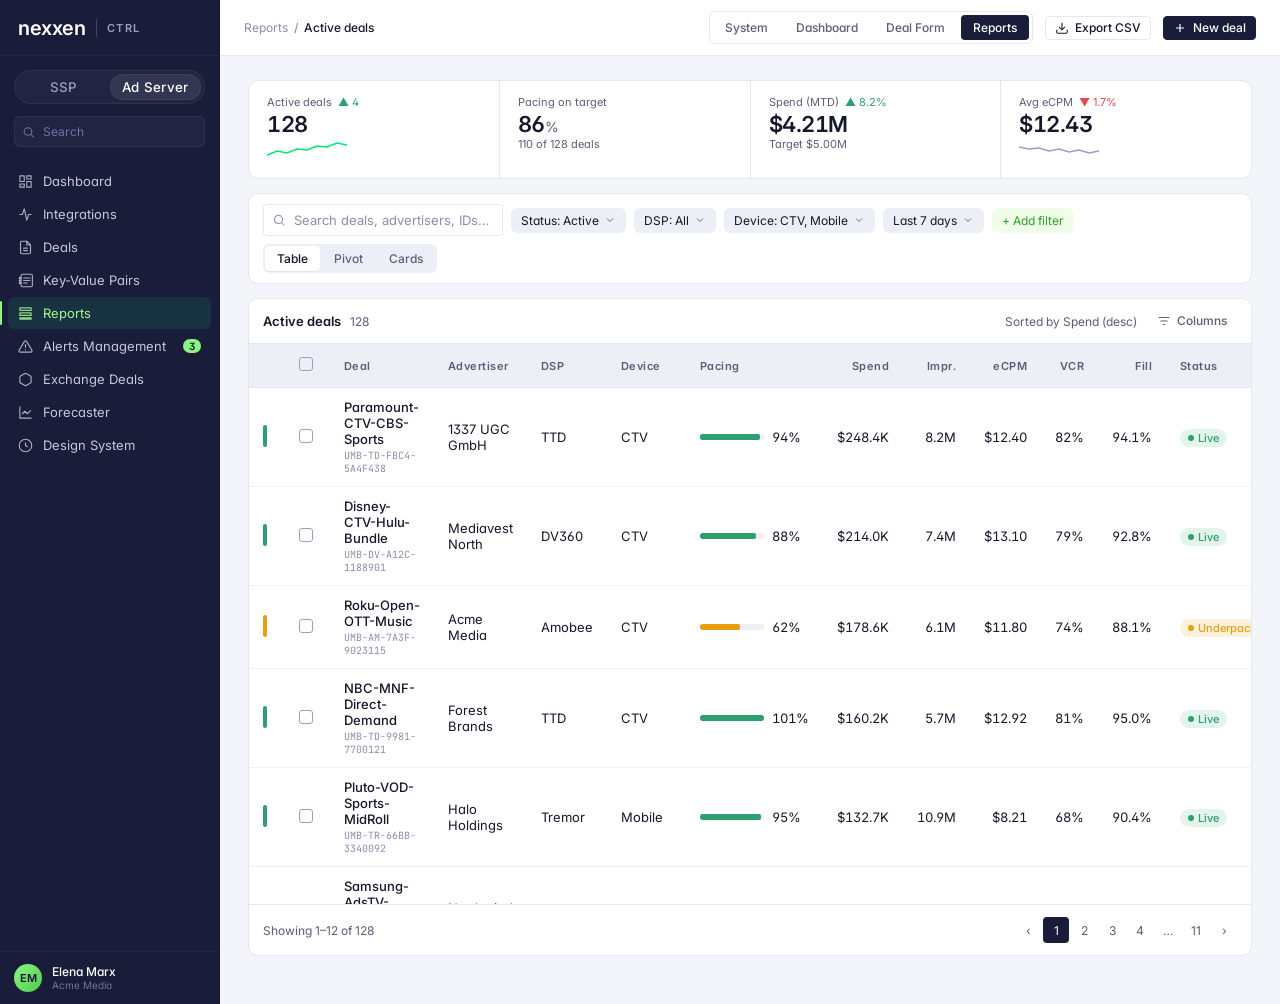
<file: table.html>
<!doctype html>
<html lang="en">
<head>
  <meta charset="utf-8" />
  <title>Nexxen — Reports</title>
  <link rel="stylesheet" href="styles.css" />
  <style>
    .filters-bar {
      display: flex; gap: 8px; align-items: center; flex-wrap: wrap;
      background: var(--surface);
      padding: 10px 14px;
      border: 1px solid var(--line);
      border-radius: var(--r-lg);
      margin-bottom: 14px;
    }
    .filters-bar .input-icon { width: 240px; }
    .chip {
      display: inline-flex; align-items: center; gap: 5px;
      background: var(--bg-alt);
      padding: 5px 10px;
      border-radius: var(--r-md);
      font-size: 12px;
      color: var(--text);
      cursor: pointer;
    }
    .chip svg { width: 12px; height: 12px; opacity: 0.6; }
    .chip.adv { color: var(--accent-700); background: var(--accent-50); }

    .summary {
      display: grid;
      grid-template-columns: repeat(4, 1fr);
      gap: 1px;
      background: var(--line);
      border: 1px solid var(--line);
      border-radius: var(--r-lg);
      overflow: hidden;
      margin-bottom: 14px;
    }
    .sm-tile { background: var(--surface); padding: 14px 18px; }
    .sm-tile .l { font-size: 11px; color: var(--text-muted); display: flex; align-items: center; gap: 6px; }
    .sm-tile .v { font-size: 22px; font-weight: 600; letter-spacing: -0.02em; margin-top: 2px; font-variant-numeric: tabular-nums; }
    .sm-tile .delta { font-size: 11px; }
    .spark { width: 80px; height: 22px; }

    .row-head {
      display: flex; align-items: center; gap: 10px;
      padding: 10px 14px;
      border-bottom: 1px solid var(--line);
      background: var(--surface);
    }
    .row-head h3 { margin: 0; font-size: 13px; font-weight: 600; }

    /* status dot column */
    .stat-col { width: 1px; }
    .stat-cell {
      width: 4px; height: 22px;
      background: var(--success);
      border-radius: 2px;
      display: inline-block;
    }
    .stat-cell.warn { background: var(--warning); }
    .stat-cell.dang { background: var(--danger); }
    .stat-cell.idle { background: var(--navy-200); }

    .pace { display: flex; align-items: center; gap: 8px; font-variant-numeric: tabular-nums; }
    .pace-bg { width: 64px; height: 6px; background: var(--viz-track); border-radius: 2px; overflow: hidden; }
    .pace-fl { height: 100%; background: var(--success); border-radius: 2px; }
    .pace-fl.warn { background: var(--warning); }
    .pace-fl.dang { background: var(--danger); }

    .pager {
      display: flex; align-items: center; gap: 6px; padding: 12px 14px;
      border-top: 1px solid var(--line);
      font-size: 12px; color: var(--text-muted);
    }
    .pager .pgs { margin-left: auto; display: flex; gap: 2px; }
    .pager button {
      width: 26px; height: 26px;
      border-radius: var(--r-sm);
      background: transparent;
      border: 1px solid transparent;
      color: var(--text-muted);
      cursor: pointer;
      font-size: 12px;
    }
    .pager button:hover { background: var(--bg-alt); }
    .pager button.on { background: var(--navy-800); color:#fff; }

    .ck { width: 14px; height: 14px; appearance: none; border: 1.5px solid var(--navy-300); border-radius: 3px; cursor: pointer; }
    .ck:checked { background: var(--accent-500); border-color: var(--accent-500); position: relative; }
    .ck:checked::after { content: ""; position: absolute; left:3px; top:0; width:4px; height:8px; border:solid var(--navy-900); border-width:0 2px 2px 0; transform:rotate(45deg); }

    .deal-name { display: flex; flex-direction: column; gap: 2px; }
    .deal-name b { font-weight: 500; font-size: 13px; }
    .deal-name span { font-family: var(--font-mono); font-size: 10px; color: var(--text-subtle); }
  </style>
</head>
<body data-route="table">
  <div class="app">
    <div id="nav-slot"></div>

    <main class="main">
      <header class="topbar">
        <div class="crumbs">Reports <span style="color:var(--text-subtle)">/</span> <span>Active deals</span></div>
        <div class="right">
          <div class="page-tabs">
            <a href="design-system.html">System</a>
            <a href="dashboard.html">Dashboard</a>
            <a href="form.html">Deal Form</a>
            <a href="table.html" class="on">Reports</a>
          </div>
          <button class="btn btn-secondary btn-sm">
            <svg viewBox="0 0 24 24" fill="none" stroke="currentColor" stroke-width="1.8"><path d="M21 15v4a2 2 0 0 1-2 2H5a2 2 0 0 1-2-2v-4"/><path d="m7 10 5 5 5-5"/><path d="M12 15V3"/></svg>
            Export CSV
          </button>
          <button class="btn btn-primary btn-sm">
            <svg viewBox="0 0 24 24" fill="none" stroke="currentColor" stroke-width="2"><path d="M12 5v14M5 12h14"/></svg>
            New deal
          </button>
        </div>
      </header>

      <div class="content">

        <!-- Summary -->
        <div class="summary">
          <div class="sm-tile">
            <div class="l">Active deals <span class="delta delta-up">▲ 4</span></div>
            <div class="v">128</div>
            <svg class="spark" viewBox="0 0 80 22" style="margin-top:2px"><polyline fill="none" stroke="#00E676" stroke-width="1.5" points="0,16 10,12 20,14 30,10 40,11 50,7 60,8 70,4 80,6"/></svg>
          </div>
          <div class="sm-tile">
            <div class="l">Pacing on target</div>
            <div class="v">86<span class="muted" style="font-size:14px;font-weight:400">%</span></div>
            <div class="muted" style="font-size:11px">110 of 128 deals</div>
          </div>
          <div class="sm-tile">
            <div class="l">Spend (MTD) <span class="delta delta-up">▲ 8.2%</span></div>
            <div class="v">$4.21M</div>
            <div class="muted" style="font-size:11px">Target $5.00M</div>
          </div>
          <div class="sm-tile">
            <div class="l">Avg eCPM <span class="delta delta-down">▼ 1.7%</span></div>
            <div class="v">$12.43</div>
            <svg class="spark" viewBox="0 0 80 22" style="margin-top:2px"><polyline fill="none" stroke="#9B9EC5" stroke-width="1.5" points="0,8 10,10 20,9 30,12 40,10 50,13 60,11 70,14 80,12"/></svg>
          </div>
        </div>

        <!-- Filters -->
        <div class="filters-bar">
          <div class="input-icon">
            <svg viewBox="0 0 24 24" fill="none" stroke="currentColor" stroke-width="1.8"><circle cx="11" cy="11" r="7"/><path d="m21 21-4.3-4.3"/></svg>
            <input class="input" placeholder="Search deals, advertisers, IDs…" />
          </div>
          <span class="chip">Status: Active <svg viewBox="0 0 24 24" fill="none" stroke="currentColor" stroke-width="2"><path d="m6 9 6 6 6-6"/></svg></span>
          <span class="chip">DSP: All <svg viewBox="0 0 24 24" fill="none" stroke="currentColor" stroke-width="2"><path d="m6 9 6 6 6-6"/></svg></span>
          <span class="chip">Device: CTV, Mobile <svg viewBox="0 0 24 24" fill="none" stroke="currentColor" stroke-width="2"><path d="m6 9 6 6 6-6"/></svg></span>
          <span class="chip">Last 7 days <svg viewBox="0 0 24 24" fill="none" stroke="currentColor" stroke-width="2"><path d="m6 9 6 6 6-6"/></svg></span>
          <span class="chip adv">+ Add filter</span>
          <div class="spacer"></div>
          <div class="seg"><button class="on">Table</button><button>Pivot</button><button>Cards</button></div>
        </div>

        <!-- Table -->
        <div class="card" style="padding:0">
          <div class="row-head">
            <h3>Active deals <span class="muted" style="font-weight:400;margin-left:6px;font-size:12px">128</span></h3>
            <div class="spacer"></div>
            <span class="muted" style="font-size:12px">Sorted by Spend (desc)</span>
            <button class="btn btn-ghost btn-sm">
              <svg viewBox="0 0 24 24" fill="none" stroke="currentColor" stroke-width="1.8"><path d="M3 6h18M6 12h12M10 18h4"/></svg>
              Columns
            </button>
          </div>
          <div class="scroll" style="max-height:560px">
            <table class="tbl">
              <thead>
                <tr>
                  <th class="stat-col"></th>
                  <th style="width:30px"><input type="checkbox" class="ck"/></th>
                  <th>Deal</th>
                  <th>Advertiser</th>
                  <th>DSP</th>
                  <th>Device</th>
                  <th>Pacing</th>
                  <th class="num">Spend</th>
                  <th class="num">Impr.</th>
                  <th class="num">eCPM</th>
                  <th class="num">VCR</th>
                  <th class="num">Fill</th>
                  <th>Status</th>
                  <th></th>
                </tr>
              </thead>
              <tbody id="rows"></tbody>
            </table>
          </div>
          <div class="pager">
            <span>Showing 1–12 of 128</span>
            <div class="pgs">
              <button>‹</button>
              <button class="on">1</button>
              <button>2</button>
              <button>3</button>
              <button>4</button>
              <button>…</button>
              <button>11</button>
              <button>›</button>
            </div>
          </div>
        </div>

      </div>
    </main>
  </div>
  <script src="app.js"></script>
  <script>
    const rows = [
      { st:'live',  name:'Paramount-CTV-CBS-Sports', id:'UMB-TD-FBC4-5A4F438', adv:'1337 UGC GmbH', dsp:'TTD', dev:'CTV', pace:[94,'on'], sp:'$248.4K', im:'8.2M', ec:'$12.40', vcr:'82%', fl:'94.1%', sb:'success', sl:'Live' },
      { st:'live',  name:'Disney-CTV-Hulu-Bundle',   id:'UMB-DV-A12C-1188901', adv:'Mediavest North',  dsp:'DV360', dev:'CTV', pace:[88,'on'], sp:'$214.0K', im:'7.4M', ec:'$13.10', vcr:'79%', fl:'92.8%', sb:'success', sl:'Live' },
      { st:'warn',  name:'Roku-Open-OTT-Music',      id:'UMB-AM-7A3F-9023115', adv:'Acme Media',       dsp:'Amobee', dev:'CTV', pace:[62,'warn'], sp:'$178.6K', im:'6.1M', ec:'$11.80', vcr:'74%', fl:'88.1%', sb:'warning', sl:'Underpacing' },
      { st:'live',  name:'NBC-MNF-Direct-Demand',    id:'UMB-TD-9981-7700121', adv:'Forest Brands',    dsp:'TTD', dev:'CTV', pace:[101,'on'], sp:'$160.2K', im:'5.7M', ec:'$12.92', vcr:'81%', fl:'95.0%', sb:'success', sl:'Live' },
      { st:'live',  name:'Pluto-VOD-Sports-MidRoll', id:'UMB-TR-66BB-3340092', adv:'Halo Holdings',    dsp:'Tremor', dev:'Mobile', pace:[95,'on'], sp:'$132.7K', im:'10.9M', ec:'$8.21', vcr:'68%', fl:'90.4%', sb:'success', sl:'Live' },
      { st:'idle',  name:'Samsung-AdsTV-Bundled',    id:'UMB-DV-2245-1112005', adv:'Northwind Media',  dsp:'DV360', dev:'CTV', pace:[24,'dang'], sp:'$98.4K',  im:'3.1M', ec:'$10.50', vcr:'72%', fl:'80.2%', sb:'danger', sl:'Paused' },
      { st:'live',  name:'Vizio-CTV-Genre-Drama',    id:'UMB-AM-3214-7720115', adv:'Latitude Group',   dsp:'Amobee', dev:'CTV', pace:[89,'on'], sp:'$92.3K',  im:'2.8M', ec:'$13.74', vcr:'77%', fl:'91.5%', sb:'success', sl:'Live' },
      { st:'live',  name:'Tubi-AVOD-Comedy-Pack',    id:'UMB-TD-FB22-3340999', adv:'Crescent Studios', dsp:'TTD', dev:'Mobile', pace:[103,'on'], sp:'$84.9K', im:'9.2M', ec:'$7.10', vcr:'63%', fl:'88.0%', sb:'success', sl:'Live' },
      { st:'warn',  name:'Peacock-Live-News-Banner', id:'UMB-WF-0099-2200017', adv:'Beacon Media',     dsp:'Forest', dev:'Desktop', pace:[58,'warn'], sp:'$73.2K', im:'4.7M', ec:'$9.40', vcr:'—', fl:'85.6%', sb:'warning', sl:'Underpacing' },
      { st:'live',  name:'Sling-CTV-EsT-Family',     id:'UMB-DV-7771-9920040', adv:'Pivotal Brands',   dsp:'DV360', dev:'CTV', pace:[92,'on'], sp:'$66.5K', im:'2.1M', ec:'$13.05', vcr:'80%', fl:'93.2%', sb:'success', sl:'Live' },
      { st:'idle',  name:'Discovery+-Doc-Block',     id:'UMB-AM-5510-4490093', adv:'Quantum Media',    dsp:'Amobee', dev:'CTV', pace:[12,'dang'], sp:'$54.2K', im:'1.3M', ec:'$11.70', vcr:'69%', fl:'74.4%', sb:'danger', sl:'Paused' },
      { st:'live',  name:'PBS-Kids-AVOD-Animation',  id:'UMB-TD-3300-1200881', adv:'Bright Lab',       dsp:'TTD', dev:'Mobile', pace:[97,'on'], sp:'$48.0K', im:'6.6M', ec:'$5.90', vcr:'58%', fl:'89.7%', sb:'success', sl:'Live' },
    ];

    const dot = (k) => `<span class="stat-cell ${k==='warn'?'warn':k==='dang'?'dang':k==='idle'?'idle':''}"></span>`;
    const html = rows.map(r => `
      <tr>
        <td class="stat-col">${dot(r.st)}</td>
        <td><input type="checkbox" class="ck"/></td>
        <td><div class="deal-name"><b>${r.name}</b><span>${r.id}</span></div></td>
        <td>${r.adv}</td>
        <td>${r.dsp}</td>
        <td>${r.dev}</td>
        <td><div class="pace"><div class="pace-bg"><div class="pace-fl ${r.pace[1]==='warn'?'warn':r.pace[1]==='dang'?'dang':''}" style="width:${Math.min(r.pace[0],100)}%"></div></div>${r.pace[0]}%</div></td>
        <td class="num">${r.sp}</td>
        <td class="num">${r.im}</td>
        <td class="num">${r.ec}</td>
        <td class="num">${r.vcr}</td>
        <td class="num">${r.fl}</td>
        <td><span class="pill pill-${r.sb}"><span class="dot dot-${r.sb}"></span> ${r.sl}</span></td>
        <td><button class="btn btn-ghost btn-sm"><svg viewBox="0 0 24 24" width="14" height="14" fill="none" stroke="currentColor" stroke-width="1.8"><circle cx="12" cy="12" r="1"/><circle cx="19" cy="12" r="1"/><circle cx="5" cy="12" r="1"/></svg></button></td>
      </tr>
    `).join('');
    document.getElementById('rows').innerHTML = html;
  </script>
</body>
</html>
</file>
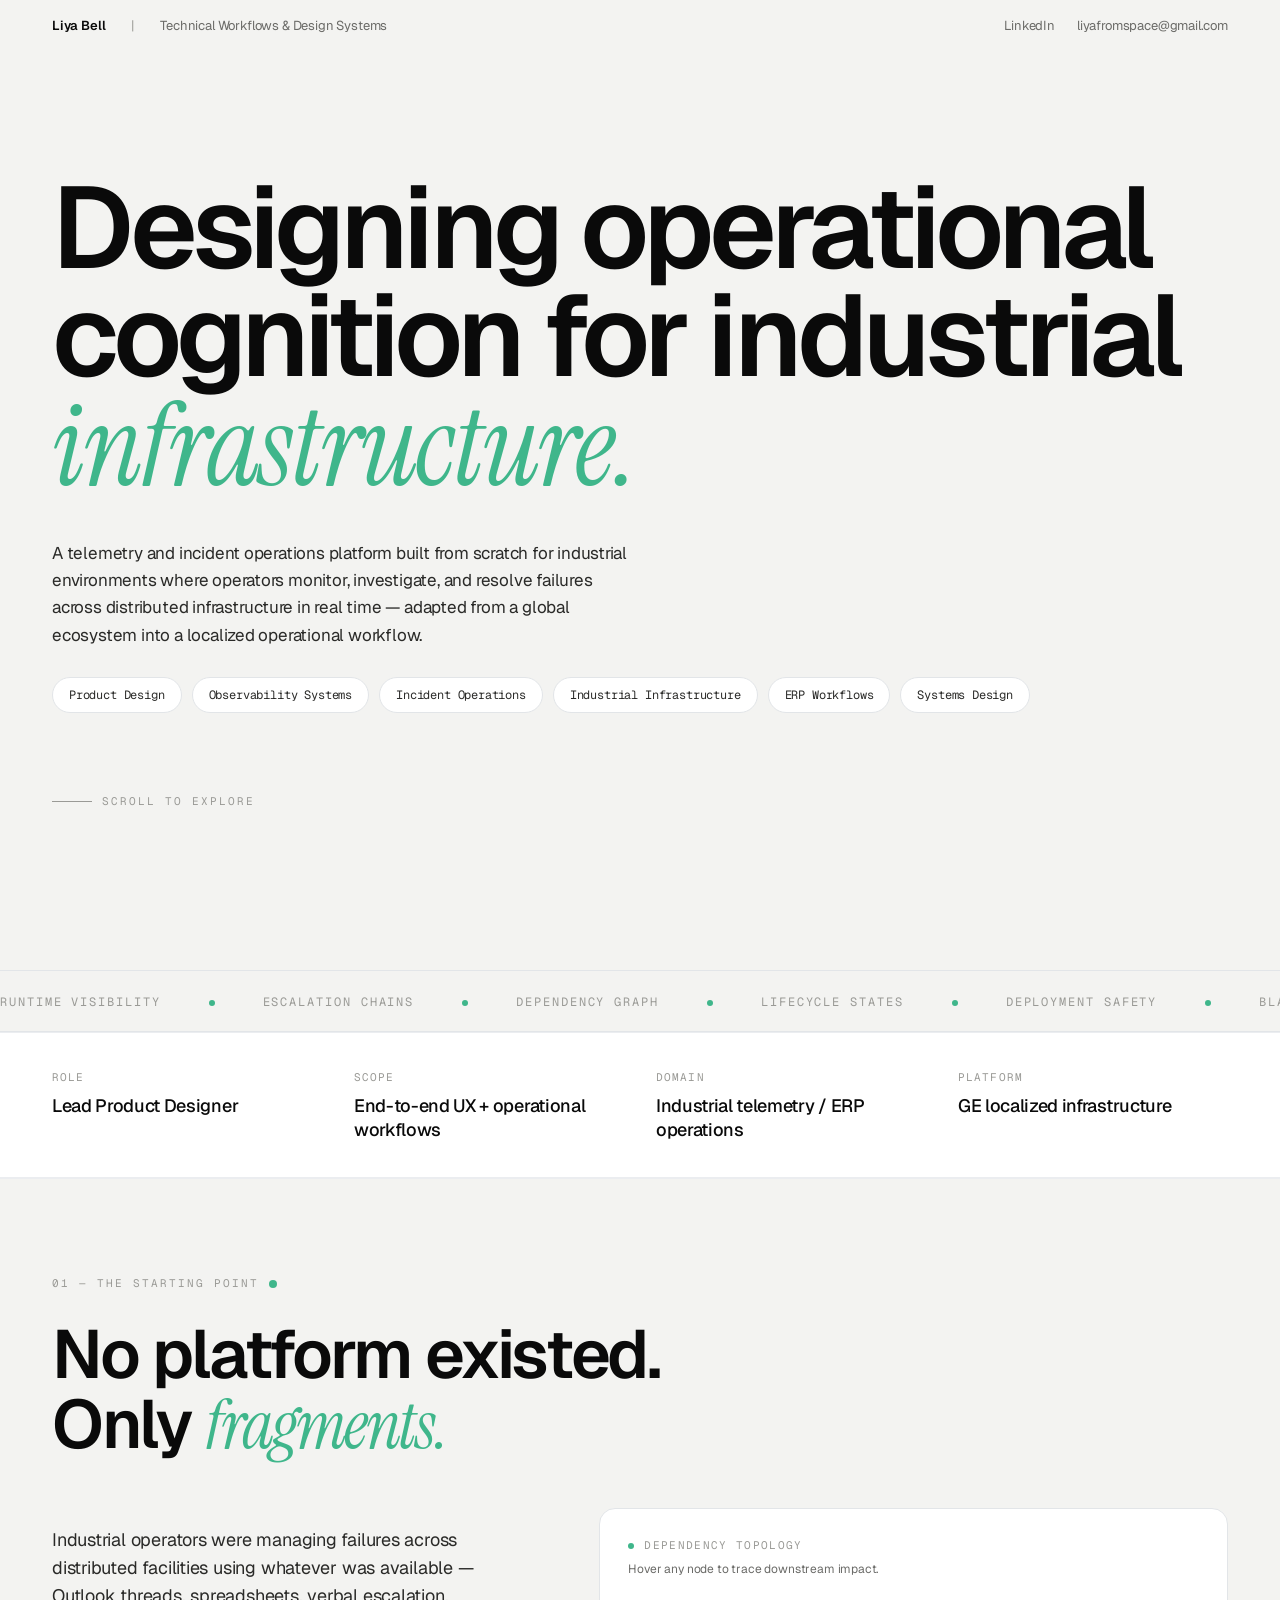
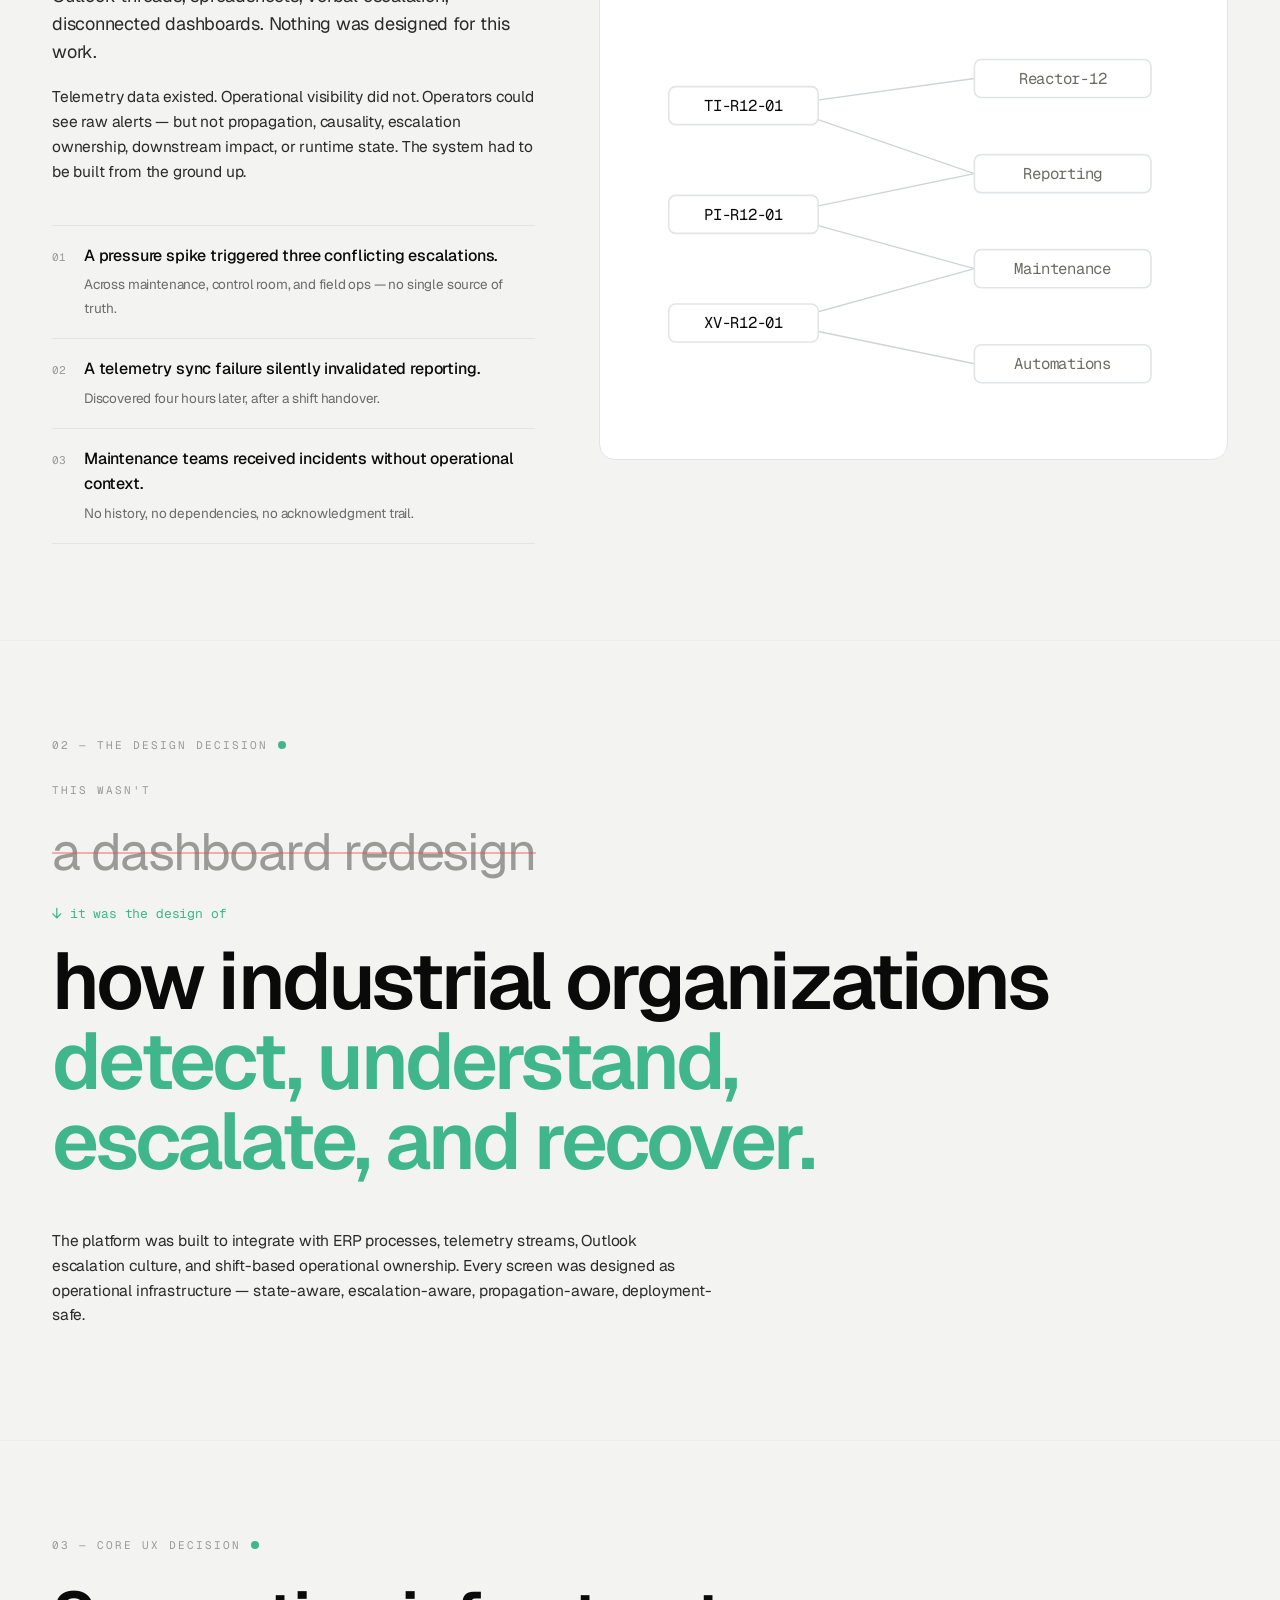
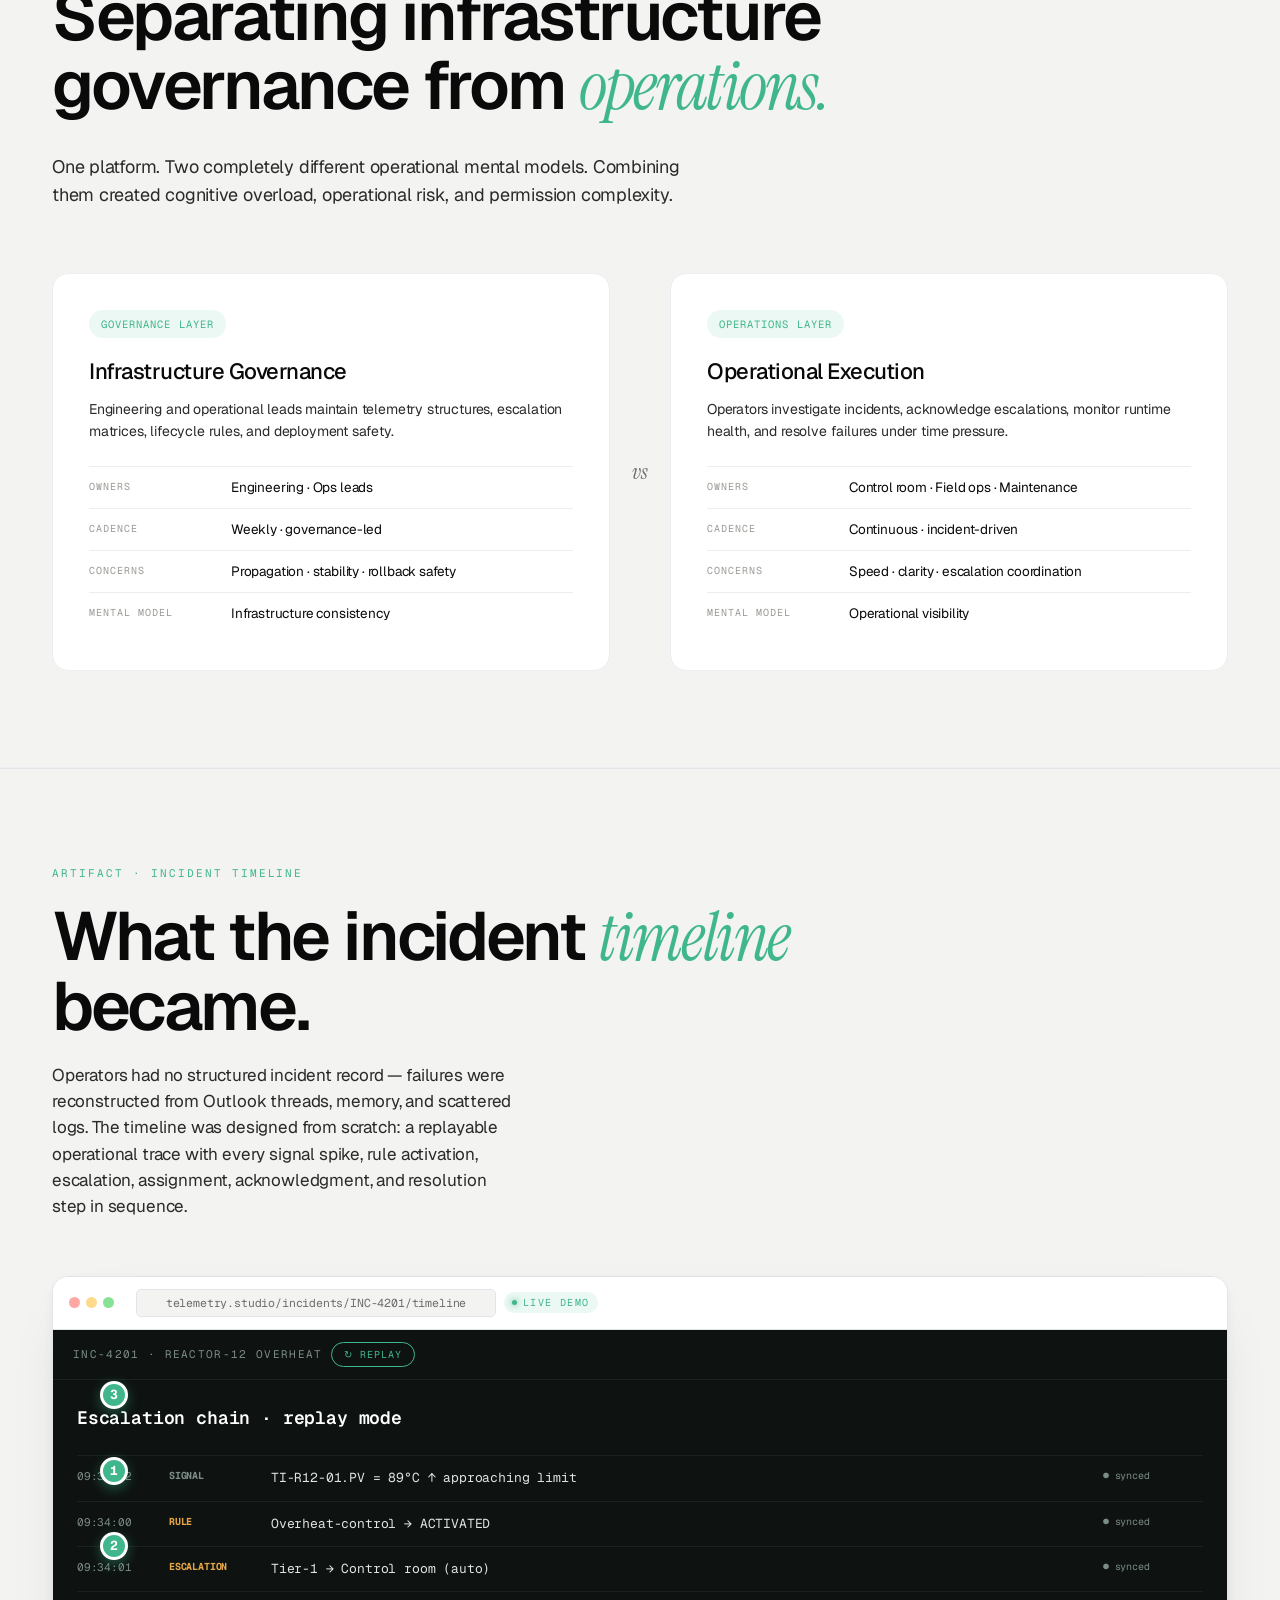
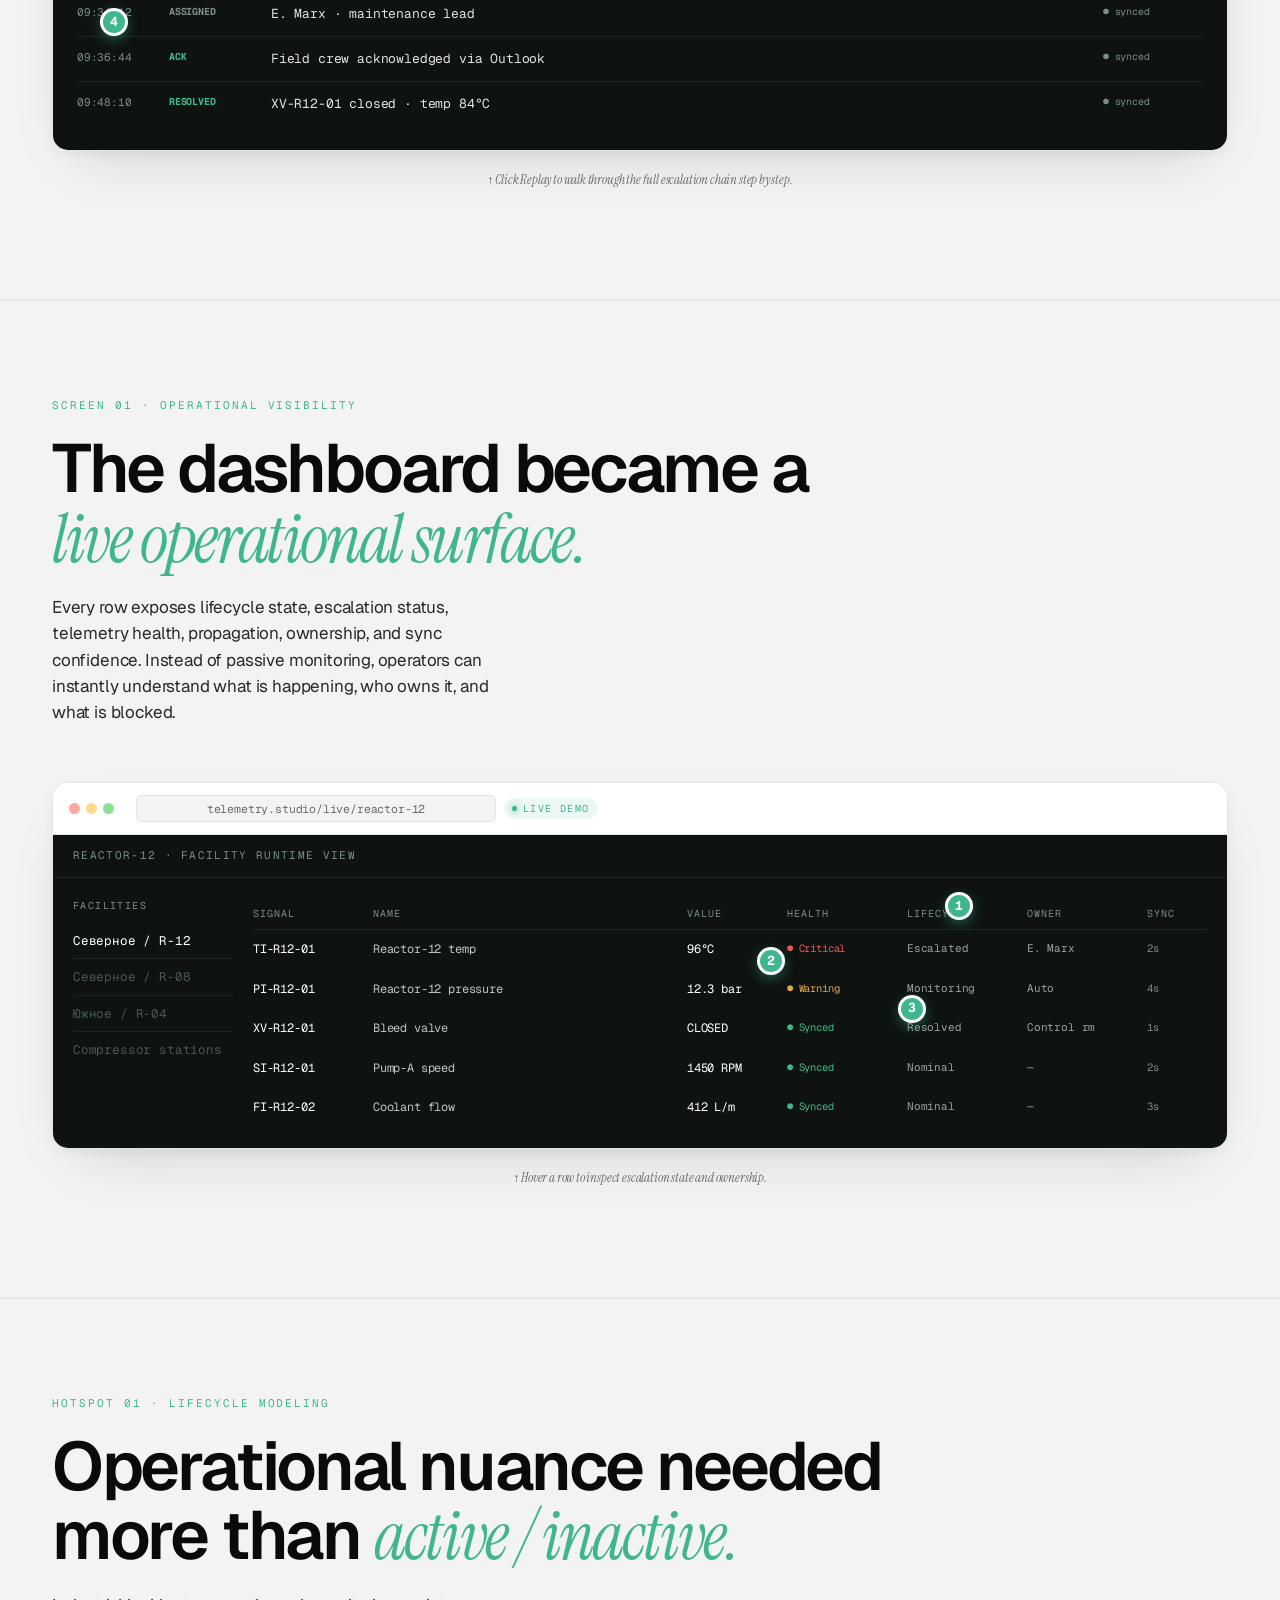
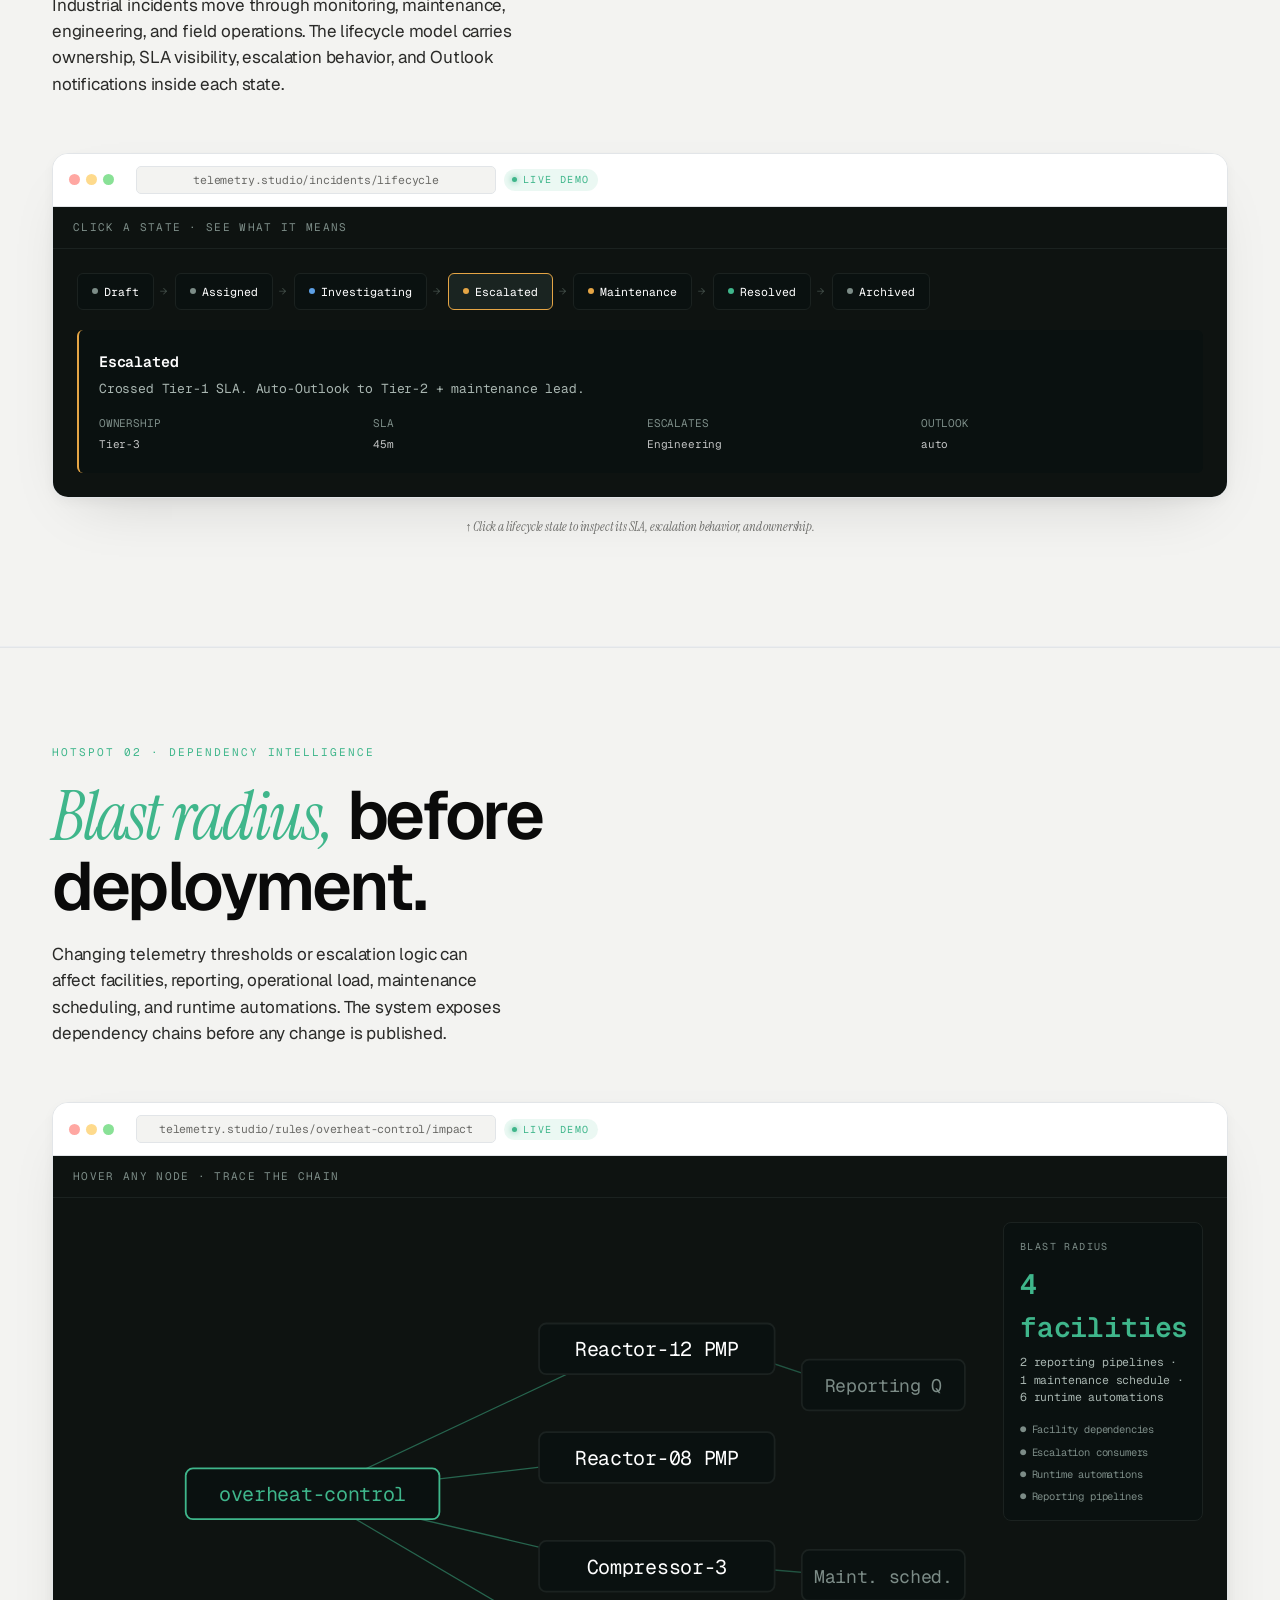
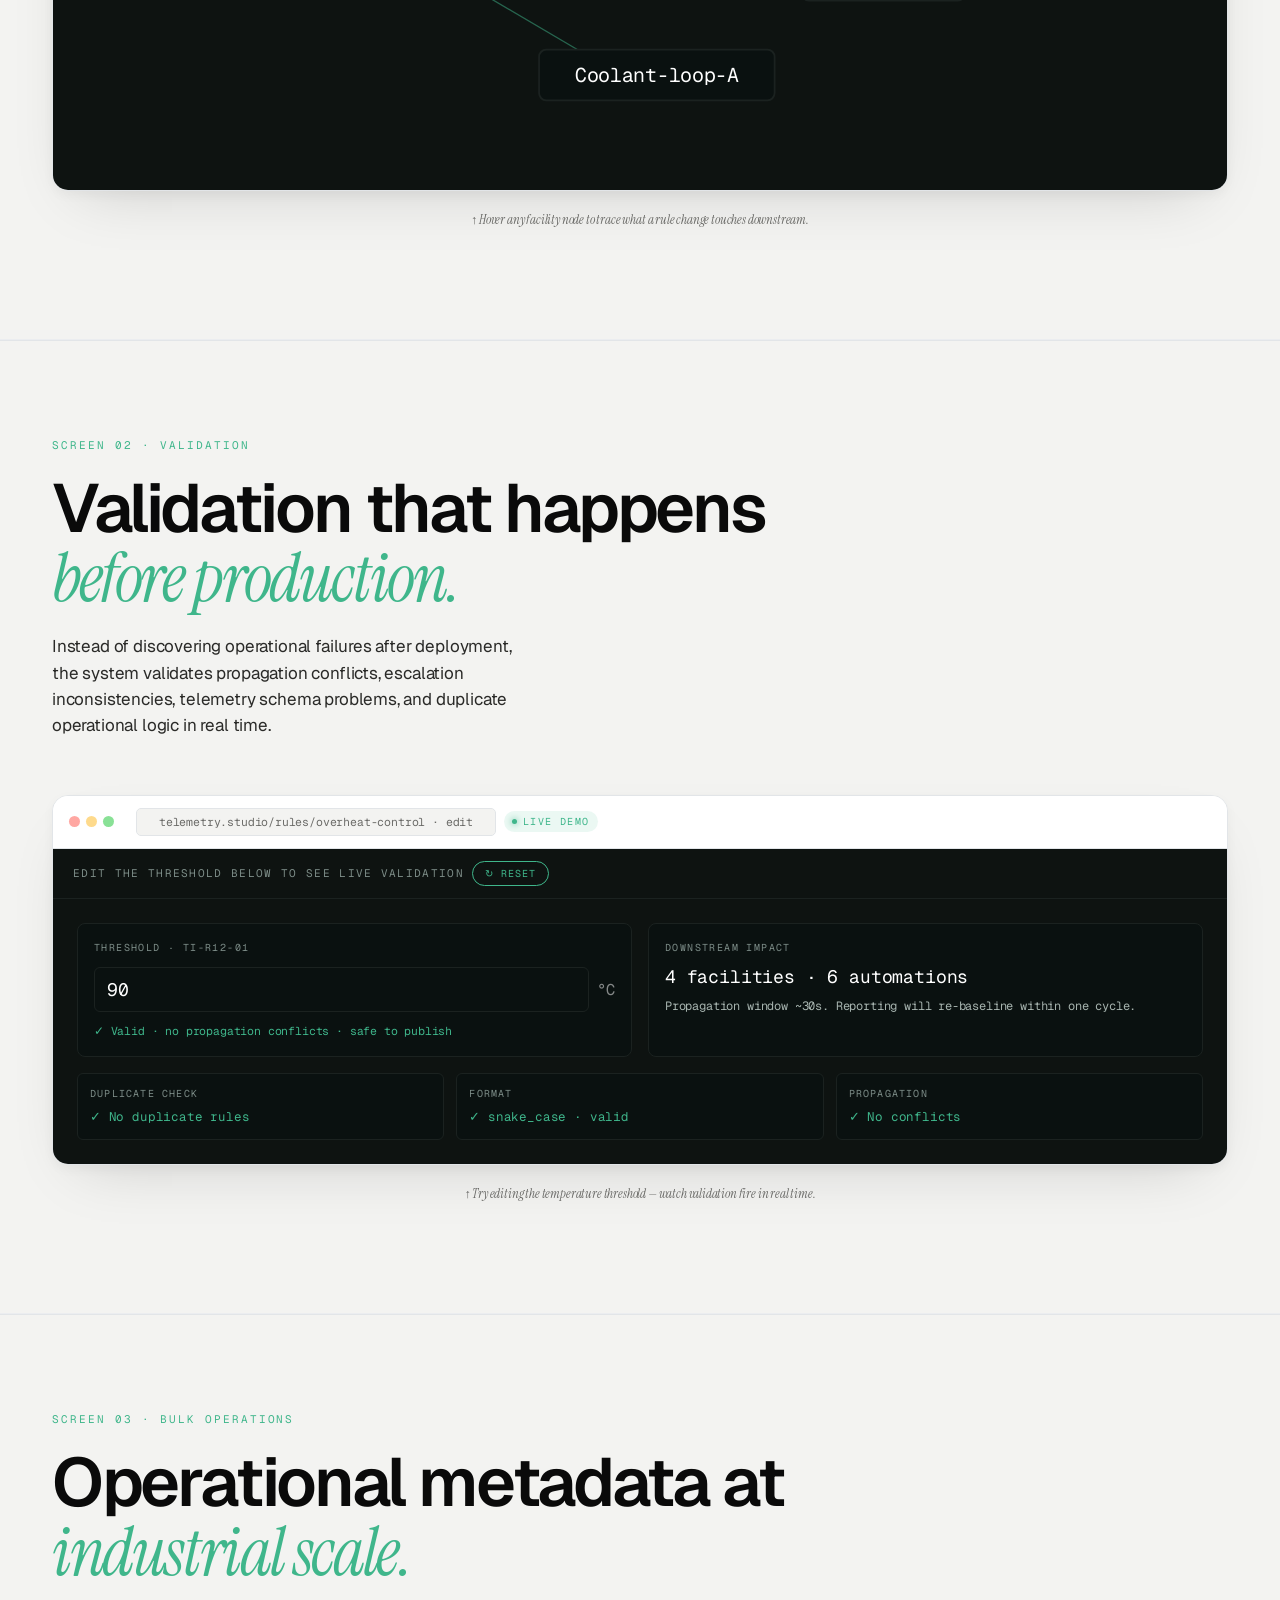
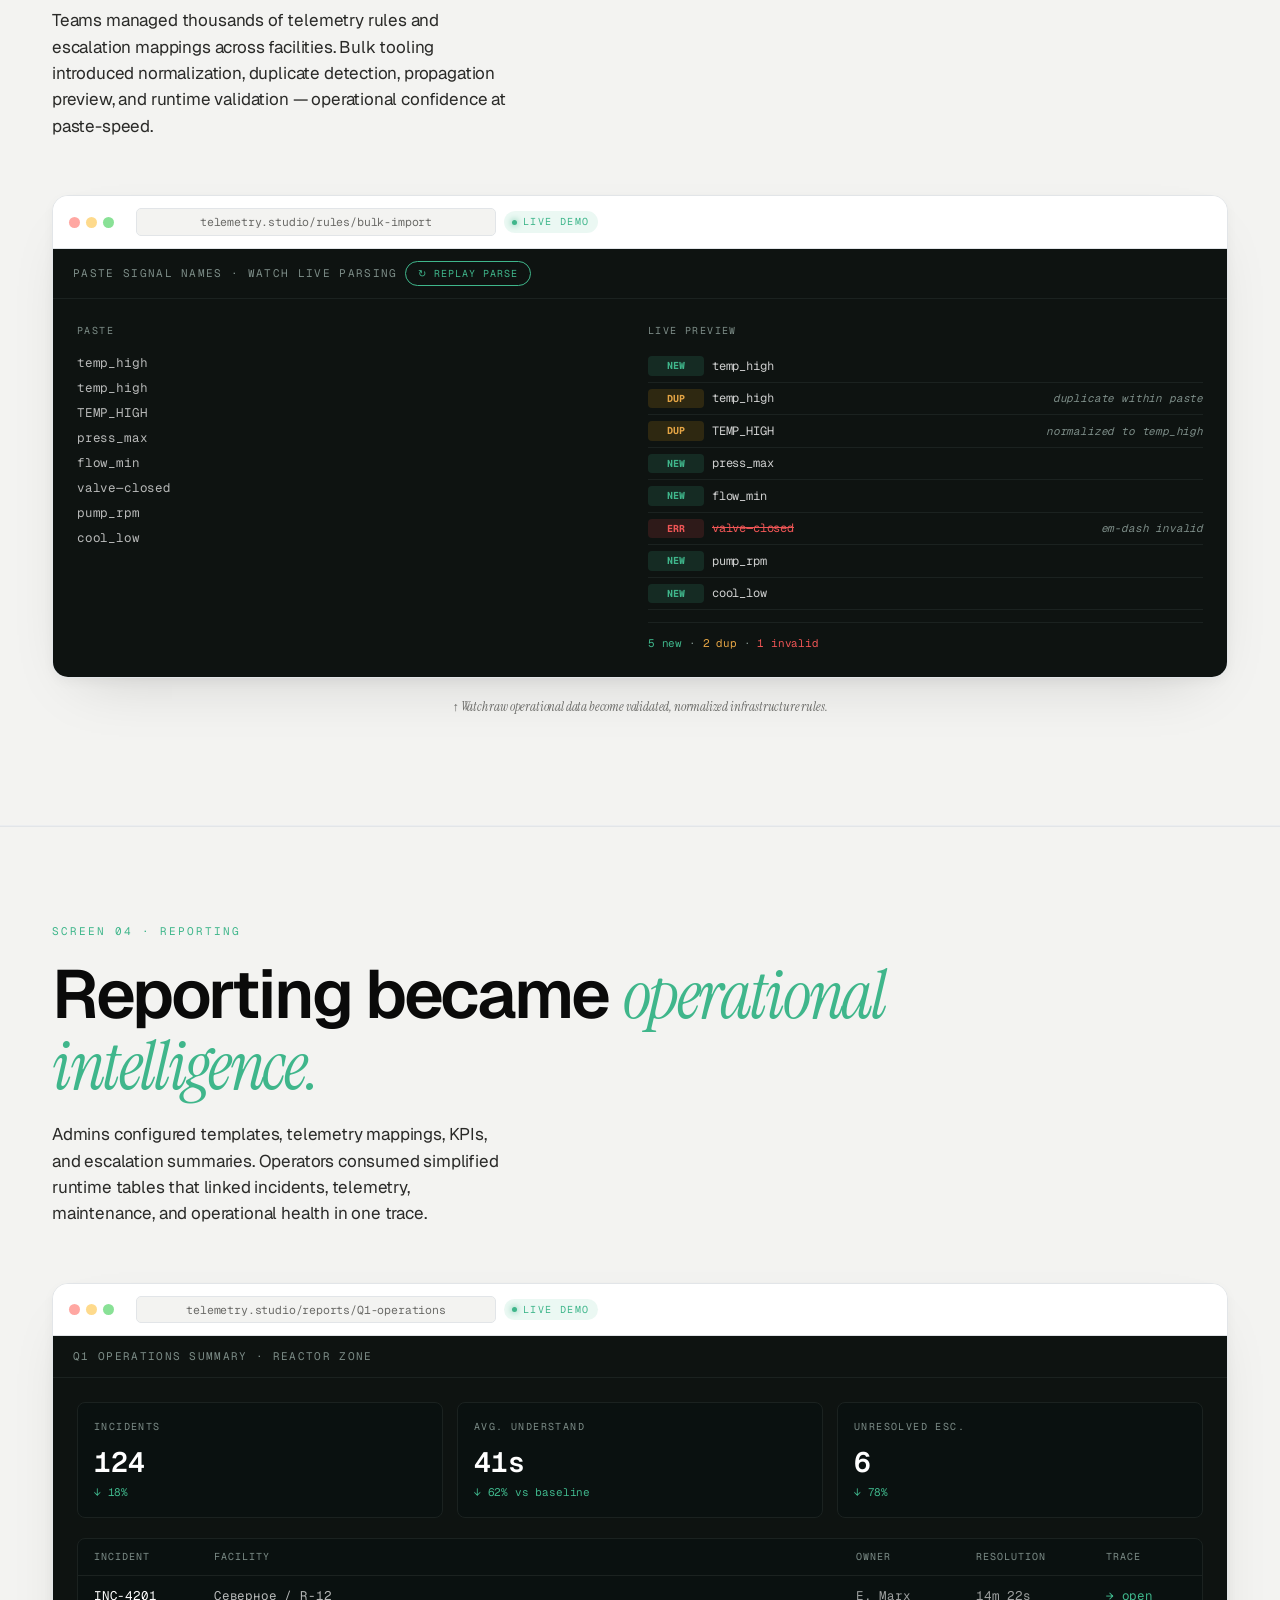
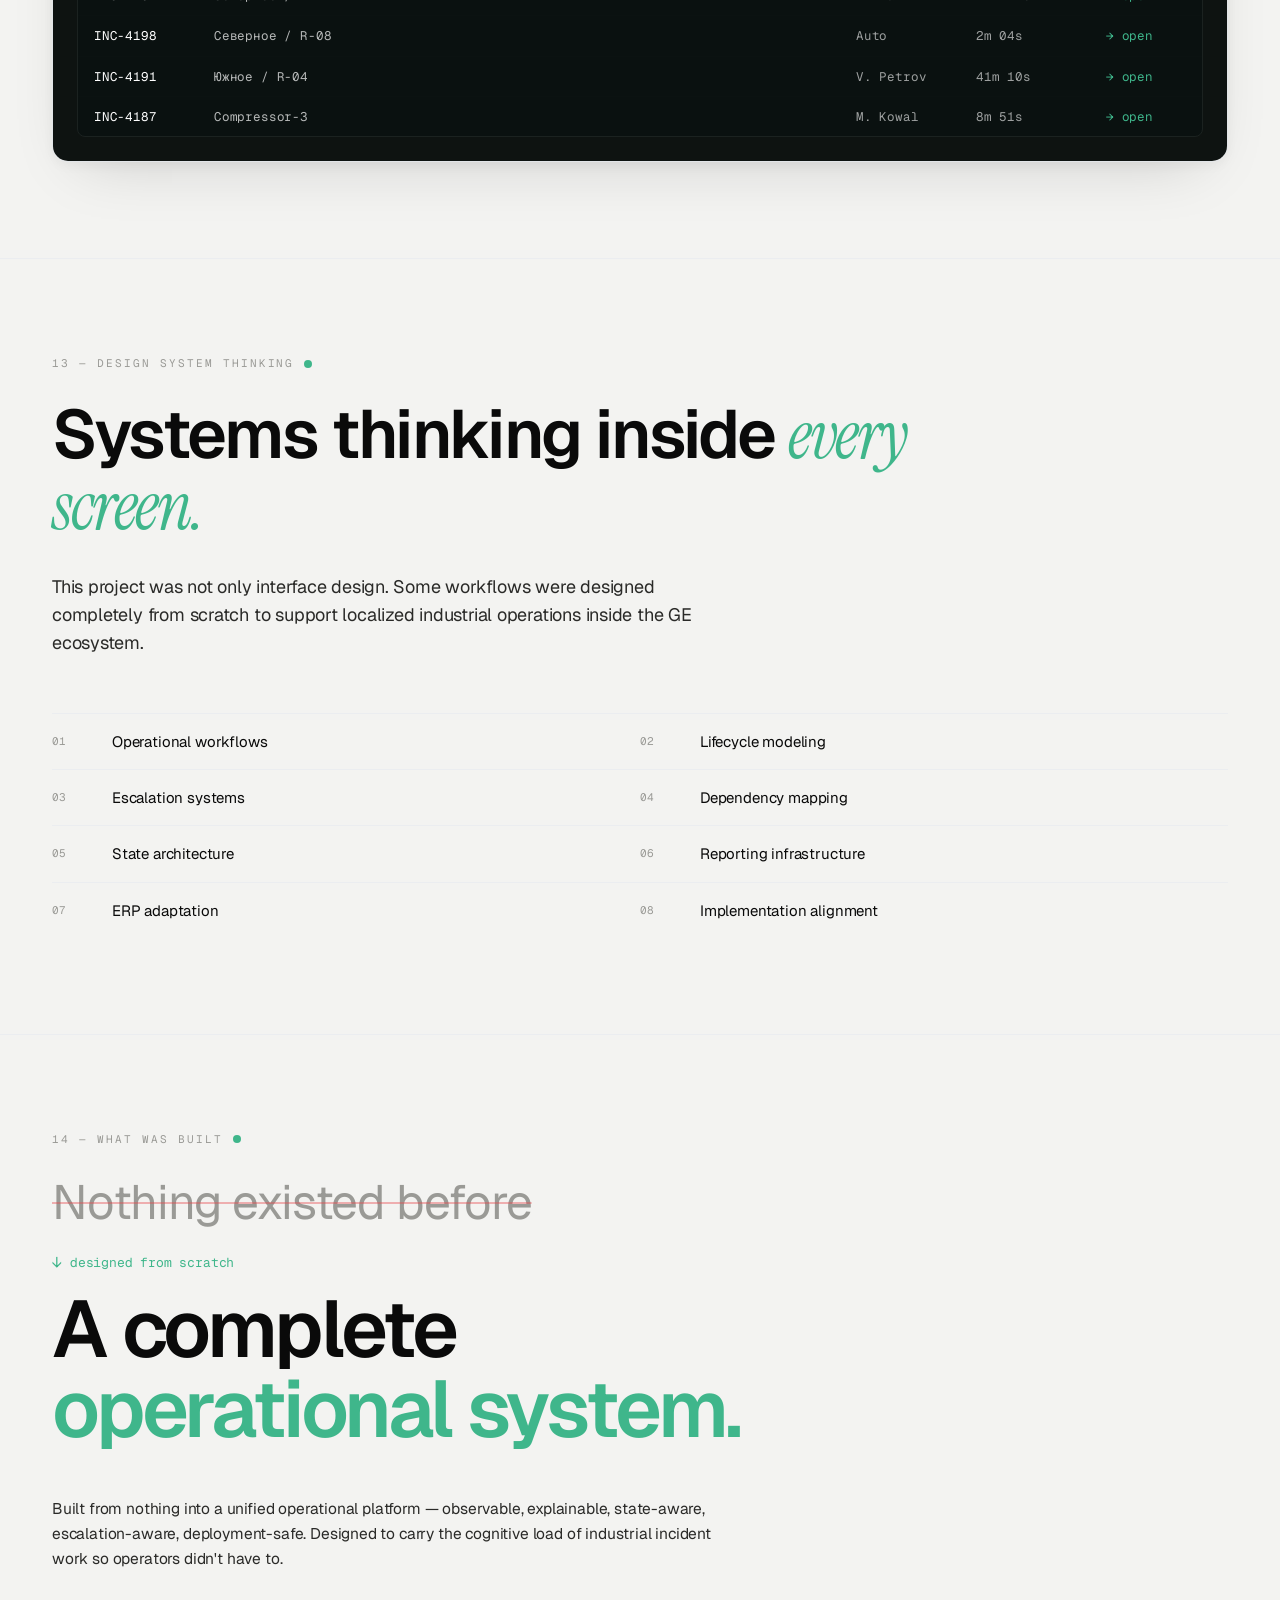
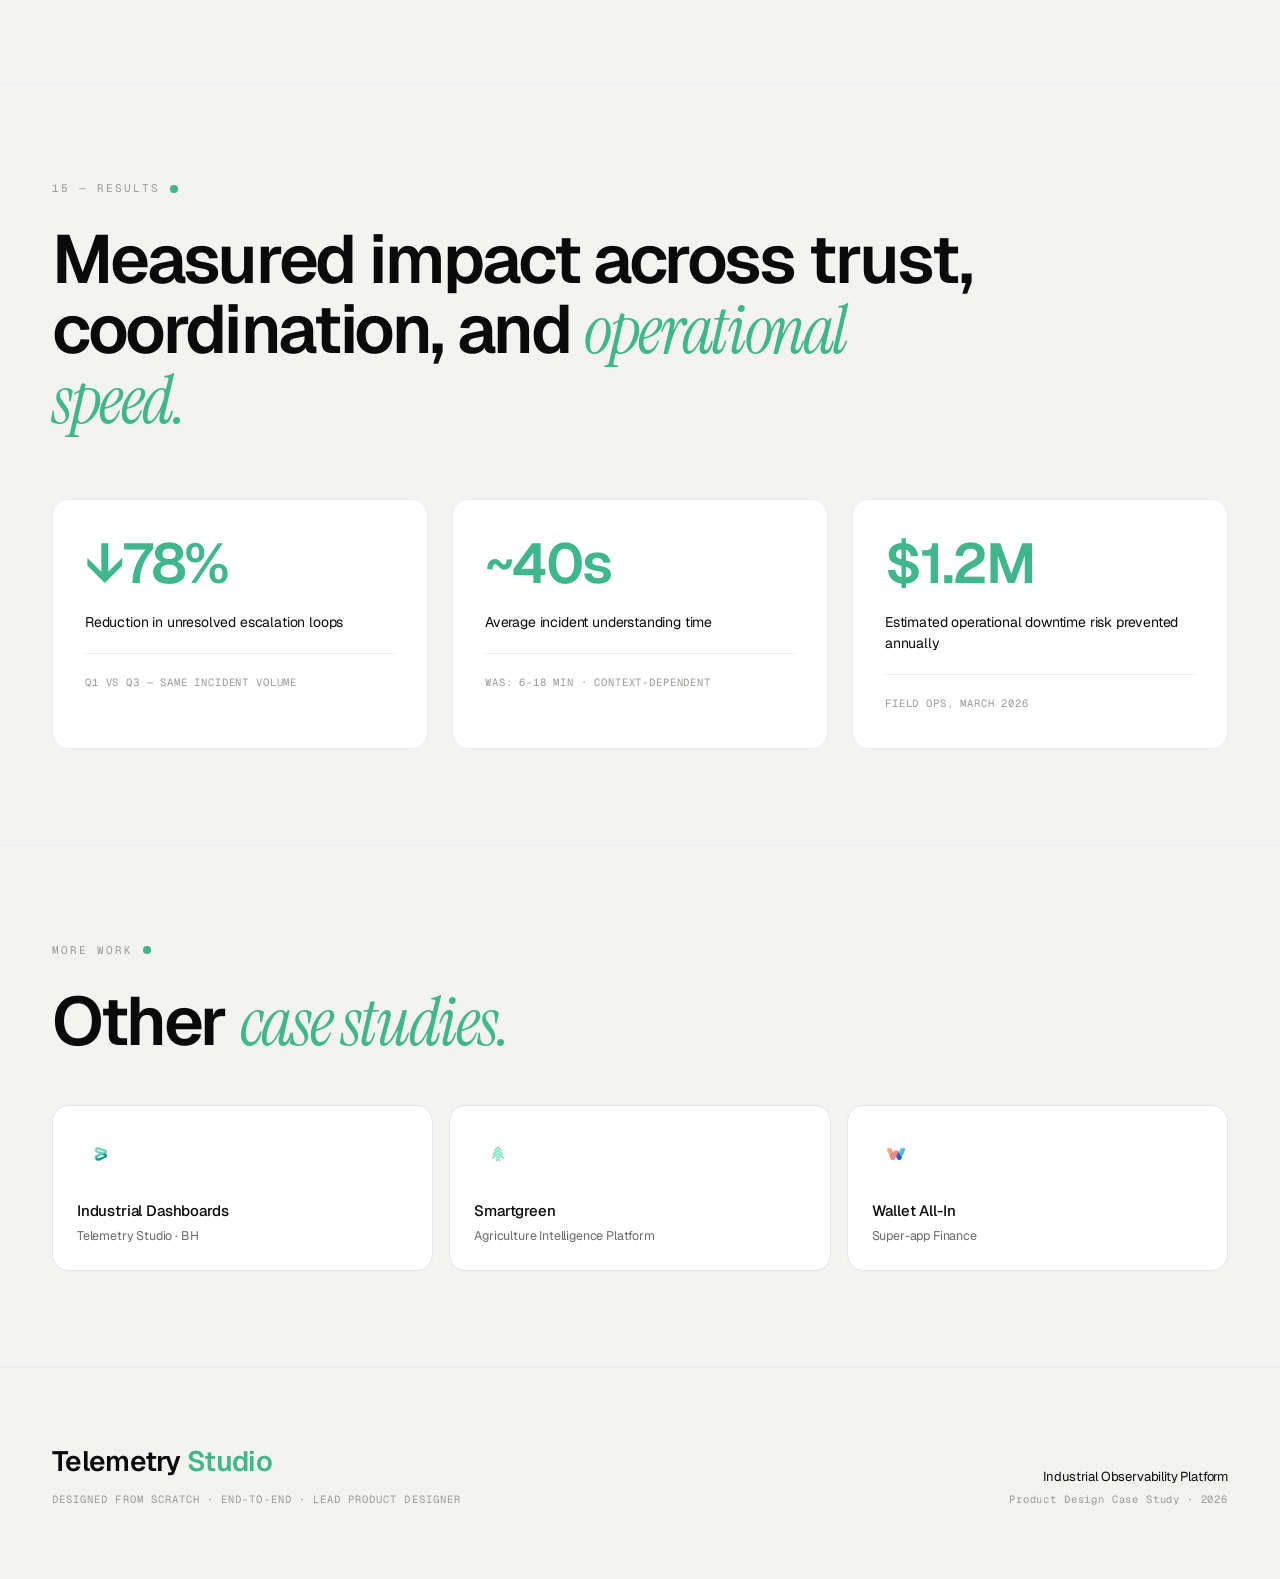
<file: telemetry-case-study.html>
<!doctype html>
<html lang="en">
<head>
<meta charset="utf-8" />
<title>Designing Operational Cognition for Industrial Infrastructure — Case Study</title>
<link rel="preconnect" href="https://fonts.googleapis.com">
<link rel="preconnect" href="https://fonts.gstatic.com" crossorigin>
<link href="https://fonts.googleapis.com/css2?family=Geist:wght@300;400;500;600;700;800&family=Geist+Mono:wght@400;500;600&family=Instrument+Serif:ital@0;1&display=swap" rel="stylesheet">
<style>
  :root {
    --bg:        #F3F3F1;
    --bg-card:   #FFFFFF;
    --bg-soft:   #E9ECEF;
    --line:      #E2E5E8;
    --hairline:  #EBEDF0;
    --ink:       #0A0A0A;
    --ink-2:     #2A2A28;
    --muted:     #6B6B68;
    --subtle:    #9A9A96;
    --accent:    #3FB68B;
    --accent-2:  #2FA07A;
    --accent-soft: rgba(63,182,139,0.10);
    --warn:  #E3A21A;
    --danger: #E5484D;
    --info:  #4A6BFF;
    --r-sm: 6px; --r-md: 10px; --r-lg: 16px; --r-xl: 24px;
    --font: 'Geist', -apple-system, 'Helvetica Neue', system-ui, sans-serif;
    --mono: 'Geist Mono', ui-monospace, 'SF Mono', monospace;
    --serif: 'Instrument Serif', Georgia, serif;
  }
  * { box-sizing: border-box; }
  html, body { margin: 0; padding: 0; background: var(--bg); color: var(--ink); font-family: var(--font); font-size: 15.5px; line-height: 1.55; letter-spacing: -0.011em; -webkit-font-smoothing: antialiased; scroll-behavior: smooth; }
  ::selection { background: var(--accent); color: #fff; }
  a { color: inherit; text-decoration: none; }
  .container { max-width: 1240px; margin: 0 auto; padding: 0 32px; }

  /* TOP BAR */
  .topbar { position: sticky; top: 0; z-index: 30; backdrop-filter: blur(12px); background: rgba(243,243,241,0.88); border-bottom: 1px solid transparent; transition: border-color .2s; }
  .topbar.scrolled { border-bottom-color: var(--line); }
  .topbar .row { display: flex; align-items: center; gap: 22px; padding: 16px 0; font-size: 13px; }
  .topbar .name { font-weight: 600; color: var(--ink); }
  .topbar .name:hover { color: var(--accent); }
  .topbar .sep { color: var(--subtle); margin: 0 4px; }
  .topbar .role { color: var(--muted); }
  .topbar .right { margin-left: auto; display: flex; gap: 22px; color: var(--muted); }
  .topbar .right a:hover { color: var(--ink); }
  .topbar .progress { position: absolute; left: 0; top: 0; right: 0; height: 2px; background: transparent; }
  .topbar .progress .bar { height: 100%; background: var(--accent); width: 0%; transition: width .12s linear; }

  /* HERO */
  .hero { padding: 120px 0 80px; position: relative; }
  .hero h1 { margin: 0; font-size: clamp(60px, 9vw, 128px); font-weight: 600; line-height: 0.94; letter-spacing: -0.045em; color: var(--ink); }
  .hero h1 .accent { color: var(--accent); font-style: italic; font-family: var(--serif); font-weight: 400; letter-spacing: -0.02em; }
  .hero .lede { margin-top: 40px; max-width: 580px; font-size: 17px; color: var(--ink-2); line-height: 1.6; letter-spacing: -0.012em; }
  .hero .tags { margin-top: 28px; display: flex; flex-wrap: wrap; gap: 10px; }
  .tag { display: inline-flex; align-items: center; padding: 8px 16px; background: var(--bg-card); border-radius: 999px; font-family: var(--mono); font-size: 12px; color: var(--ink-2); border: 1px solid var(--line); }
  .hero .scroll-cue { margin-top: 80px; display: inline-flex; align-items: center; gap: 10px; font-family: var(--mono); font-size: 11px; letter-spacing: 0.18em; color: var(--subtle); text-transform: uppercase; }
  .hero .scroll-cue::before { content: ""; width: 40px; height: 1px; background: var(--subtle); }

  /* MARQUEE */
  .marquee { border-top: 1px solid var(--line); border-bottom: 1px solid var(--line); background: var(--bg); overflow: hidden; padding: 18px 0; margin-top: 80px; }
  .marquee .track { display: inline-flex; gap: 48px; animation: mscroll 44s linear infinite; white-space: nowrap; font-family: var(--mono); font-size: 12px; letter-spacing: 0.16em; color: var(--subtle); text-transform: uppercase; }
  .marquee .track span { display: inline-flex; align-items: center; gap: 48px; }
  .marquee .track .dot { width: 6px; height: 6px; border-radius: 50%; background: var(--accent); display: inline-block; }
  @keyframes mscroll { from { transform: translateX(0); } to { transform: translateX(-50%); } }

  /* META BAND */
  .meta-band { background: #fff; border-top: 1px solid var(--hairline); border-bottom: 1px solid var(--hairline); }
  .meta { padding: 36px 0; display: grid; grid-template-columns: 1fr 1fr 1fr 1fr; gap: 32px; }
  .meta .item .lab { font-family: var(--mono); font-size: 11px; letter-spacing: 0.1em; color: var(--subtle); text-transform: uppercase; margin-bottom: 8px; }
  .meta .item .val { font-size: 18px; font-weight: 500; color: var(--ink); letter-spacing: -0.018em; line-height: 1.3; }

  /* SECTIONS */
  section { padding: 96px 0; position: relative; }
  .sec-num { font-family: var(--mono); font-size: 11px; letter-spacing: 0.18em; color: var(--subtle); text-transform: uppercase; margin-bottom: 28px; display: flex; align-items: center; gap: 10px; }
  .sec-num::after { content: ""; width: 8px; height: 8px; background: var(--accent); border-radius: 50%; display: inline-block; }
  h2 { margin: 0 0 32px; font-size: clamp(38px, 5.4vw, 68px); font-weight: 600; line-height: 1.02; letter-spacing: -0.035em; color: var(--ink); max-width: 920px; }
  h2 .accent { color: var(--accent); font-style: italic; font-family: var(--serif); font-weight: 400; }
  h3 { margin: 0 0 14px; font-size: 24px; font-weight: 500; letter-spacing: -0.022em; line-height: 1.2; color: var(--ink); }
  p.lead { font-size: 18px; color: var(--ink-2); max-width: 640px; line-height: 1.55; letter-spacing: -0.012em; }
  p.body { font-size: 15.5px; color: var(--ink-2); max-width: 580px; line-height: 1.6; }

  /* DIVIDER */
  .divider { height: 1px; background: var(--hairline); }

  /* PROBLEM GRID */
  .problem-grid { display: grid; grid-template-columns: 1fr 1.3fr; gap: 64px; align-items: start; }
  .symptoms { display: flex; flex-direction: column; }
  .symptom { display: grid; grid-template-columns: 18px 1fr; gap: 14px; padding: 18px 0; border-top: 1px solid var(--line); align-items: baseline; }
  .symptom:last-child { border-bottom: 1px solid var(--line); }
  .symptom .num { font-family: var(--mono); font-size: 11px; color: var(--subtle); padding-top: 4px; }
  .symptom .body b { display: block; font-size: 16px; font-weight: 500; color: var(--ink); margin-bottom: 4px; }
  .symptom .body span { font-size: 13.5px; color: var(--muted); line-height: 1.55; }

  /* ARCH / SVG CARD */
  .arch { background: var(--bg-card); border: 1px solid var(--line); border-radius: var(--r-lg); padding: 28px; position: relative; overflow: hidden; }
  .arch .arch-h { display: flex; align-items: center; gap: 10px; font-family: var(--mono); font-size: 11px; letter-spacing: 0.12em; color: var(--subtle); text-transform: uppercase; margin-bottom: 6px; }
  .arch .arch-h .pulse { width: 6px; height: 6px; border-radius: 50%; background: var(--accent); animation: pulse 1.6s ease-out infinite; }
  @keyframes pulse { 0% { box-shadow: 0 0 0 0 rgba(63,182,139,0.4); } 80% { box-shadow: 0 0 0 7px rgba(63,182,139,0); } 100% { box-shadow: 0 0 0 0 rgba(63,182,139,0); } }
  .arch .hint { font-size: 12px; color: var(--muted); margin-bottom: 18px; }

  /* SHIFT */
  .shift { padding: 96px 0; }
  .shift .label { font-family: var(--mono); font-size: 11px; letter-spacing: 0.18em; color: var(--subtle); text-transform: uppercase; margin-bottom: 24px; }
  .shift .from { font-size: clamp(32px, 4.4vw, 52px); font-weight: 400; color: var(--subtle); line-height: 1.1; text-decoration: line-through; text-decoration-color: rgba(229,72,77,0.4); text-decoration-thickness: 2px; margin-bottom: 8px; letter-spacing: -0.025em; }
  .shift .arrow { font-family: var(--mono); font-size: 13px; color: var(--accent); margin: 14px 0; display: inline-flex; align-items: center; gap: 8px; }
  .shift .arrow::before { content: "↓"; font-size: 16px; }
  .shift .to { font-size: clamp(44px, 6.4vw, 80px); font-weight: 600; color: var(--ink); line-height: 1.0; letter-spacing: -0.04em; }
  .shift .to .accent { color: var(--accent); }

  /* SCREEN BLOCK */
  .screen { padding: 96px 0; border-top: 1px solid var(--line); }
  .screen-head { display: flex; flex-direction: column; gap: 20px; margin-bottom: 56px; max-width: 920px; }
  .screen-head .num { font-family: var(--mono); font-size: 11px; letter-spacing: 0.18em; color: var(--accent); text-transform: uppercase; }
  .screen-head h2 { margin: 0; max-width: 18ch; }
  .screen-head p { font-size: 17px; line-height: 1.55; margin: 0; max-width: 460px; color: var(--ink-2); }

  /* DEVICE CHROME */
  .device { background: var(--bg-card); border: 1px solid var(--line); border-radius: var(--r-lg); overflow: hidden; position: relative; box-shadow: 0 24px 60px -28px rgba(0,0,0,0.18), 0 4px 12px rgba(0,0,0,0.04); }
  .device .chrome { display: flex; align-items: center; gap: 8px; padding: 12px 16px; background: var(--bg-card); border-bottom: 1px solid var(--line); }
  .device .chrome .lights { display: flex; gap: 6px; }
  .device .chrome .lights span { width: 11px; height: 11px; border-radius: 50%; }
  .device .chrome .lights span:nth-child(1) { background: #FF5F57; opacity: 0.55; }
  .device .chrome .lights span:nth-child(2) { background: #FEBC2E; opacity: 0.55; }
  .device .chrome .lights span:nth-child(3) { background: #28C840; opacity: 0.55; }
  .device .chrome .url { margin-left: 14px; flex: 1; background: var(--bg); border: 1px solid var(--line); border-radius: 5px; padding: 4px 10px; font-family: var(--mono); font-size: 11.5px; color: var(--muted); text-align: center; max-width: 360px; }
  .device .chrome .live { display: inline-flex; align-items: center; gap: 6px; font-family: var(--mono); font-size: 10px; letter-spacing: 0.14em; color: var(--accent); text-transform: uppercase; padding: 3px 8px; background: var(--accent-soft); border-radius: 999px; }
  .device .chrome .live::before { content: ""; width: 5px; height: 5px; border-radius: 50%; background: var(--accent); box-shadow: 0 0 6px var(--accent); animation: dotpulse 1.4s ease-in-out infinite; }
  @keyframes dotpulse { 50% { opacity: 0.4 } }
  .device .demo-inner { padding: 0; }

  /* DARK DEMO SHELL */
  .dark-shell {
    background: #0E1311;
    color: #E8EDEB;
    font-family: var(--mono);
  }
  .dark-shell .ds-bar {
    display: flex; align-items: center; gap: 8px;
    padding: 12px 20px;
    border-bottom: 1px solid #1B2220;
    font-size: 11px; letter-spacing: 0.12em; color: #7C8C87;
  }
  .dark-shell .ds-bar .ds-live {
    margin-left: auto;
    display: inline-flex; align-items: center; gap: 6px;
    padding: 4px 10px; border-radius: 999px;
    background: rgba(63,182,139,0.12); color: var(--accent);
    font-size: 10px; letter-spacing: 0.12em;
  }
  .dark-shell .ds-bar .ds-live::before { content: ""; width: 5px; height: 5px; border-radius: 50%; background: var(--accent); animation: dotpulse 1.4s ease-in-out infinite; }
  .ds-btn {
    display: inline-flex; align-items: center; gap: 6px;
    padding: 5px 12px; border-radius: 999px;
    border: 1px solid var(--accent); color: var(--accent);
    background: transparent; font-family: var(--mono);
    font-size: 10px; letter-spacing: 0.1em; cursor: pointer;
    text-transform: uppercase; transition: background .15s;
  }
  .ds-btn:hover { background: rgba(63,182,139,0.12); }

  /* HOTSPOTS */
  .hotspots { position: absolute; inset: 0; pointer-events: none; }
  .hotspot { position: absolute; pointer-events: auto; cursor: pointer; }
  .hotspot .pin { width: 28px; height: 28px; border-radius: 50%; background: var(--accent); border: 3px solid #fff; box-shadow: 0 0 0 0 rgba(63,182,139,0.55), 0 4px 12px rgba(63,182,139,0.4); animation: pulsePin 2s ease-out infinite; display: grid; place-items: center; color: #fff; font-weight: 700; font-size: 13px; font-family: var(--mono); }
  @keyframes pulsePin { 0% { box-shadow: 0 0 0 0 rgba(63,182,139,0.55), 0 4px 12px rgba(63,182,139,0.4); } 70% { box-shadow: 0 0 0 14px rgba(63,182,139,0), 0 4px 12px rgba(63,182,139,0.4); } 100% { box-shadow: 0 0 0 0 rgba(63,182,139,0), 0 4px 12px rgba(63,182,139,0.4); } }
  .hotspot .label { position: absolute; top: 38px; left: 50%; transform: translateX(-50%); background: var(--ink); color: #fff; padding: 8px 12px; border-radius: 6px; font-size: 12px; white-space: nowrap; box-shadow: 0 8px 24px rgba(0,0,0,0.18); opacity: 0; transition: opacity .15s, transform .15s; pointer-events: none; }
  .hotspot:hover .label { opacity: 1; transform: translateX(-50%) translateY(-4px); }

  /* IMPACT CARDS */
  .impact-grid { display: grid; grid-template-columns: repeat(3, 1fr); gap: 24px; margin-top: 64px; }
  .impact-card { background: var(--bg-card); border: 1px solid var(--hairline); border-radius: var(--r-lg); padding: 36px 32px; }
  .impact-card .big { font-size: 56px; font-weight: 600; letter-spacing: -0.04em; color: var(--accent); line-height: 1; }
  .impact-card .desc { margin-top: 20px; font-size: 14px; line-height: 1.5; color: var(--ink); }
  .impact-card .note { margin-top: 20px; padding-top: 20px; border-top: 1px solid var(--hairline); font-family: var(--mono); font-size: 10.5px; letter-spacing: 0.08em; color: var(--subtle); text-transform: uppercase; }

  /* MODEL CARDS */
  .models-grid { display: grid; grid-template-columns: 1fr 60px 1fr; gap: 0; margin-top: 64px; align-items: stretch; }
  .model-card { background: var(--bg-card); border: 1px solid var(--hairline); border-radius: var(--r-lg); padding: 36px; }
  .model-card .m-tag { display: inline-flex; align-items: center; padding: 6px 12px; border-radius: 999px; background: var(--accent-soft); color: var(--accent); font-family: var(--mono); font-size: 10.5px; letter-spacing: 0.1em; text-transform: uppercase; margin-bottom: 20px; }
  .model-card h3 { font-size: 22px; margin-bottom: 10px; }
  .model-card p { font-size: 14px; color: var(--ink-2); line-height: 1.55; }
  .model-card .m-rows { margin-top: 24px; }
  .model-card .m-row { display: grid; grid-template-columns: 130px 1fr; gap: 12px; padding: 10px 0; border-top: 1px solid var(--hairline); font-size: 13.5px; }
  .model-card .m-row .k { font-family: var(--mono); font-size: 10px; letter-spacing: 0.1em; color: var(--subtle); text-transform: uppercase; padding-top: 2px; }
  .models-vs { display: flex; align-items: center; justify-content: center; font-family: var(--serif); font-style: italic; color: var(--muted); font-size: 22px; }

  /* SYSTEMS LIST */
  .systems-grid { display: grid; grid-template-columns: 1fr 1fr; gap: 0; margin-top: 56px; }
  .sys-row { display: grid; grid-template-columns: 40px 1fr; gap: 20px; padding: 16px 0; border-top: 1px solid var(--hairline); font-size: 15px; color: var(--ink); align-items: center; }
  .sys-row .n { font-family: var(--mono); font-size: 11px; color: var(--subtle); }

  /* OTHER WORK */
  .other-grid { display: grid; grid-template-columns: repeat(3,1fr); gap: 16px; margin-top: 48px; }
  .other { display: block; background: var(--bg-card); border: 1px solid var(--line); border-radius: var(--r-lg); padding: 24px; transition: border-color .2s, box-shadow .2s; }
  .other:hover { border-color: var(--accent); box-shadow: 0 8px 24px -8px rgba(63,182,139,0.18); }
  .other img { width: 48px; height: 48px; object-fit: contain; border-radius: 8px; margin-bottom: 14px; }
  .other .o-title { font-size: 15px; font-weight: 500; color: var(--ink); margin-bottom: 4px; }
  .other .o-sub { font-size: 12.5px; color: var(--muted); }

  /* FOOTER */
  .footer-inner { padding: 72px 0; display: flex; align-items: flex-end; justify-content: space-between; }
  .footer-inner .f-name { font-size: 28px; font-weight: 600; letter-spacing: -0.025em; }
  .footer-inner .f-name .accent { color: var(--accent); }
  .footer-inner .f-sub { font-family: var(--mono); font-size: 10.5px; letter-spacing: 0.1em; color: var(--subtle); text-transform: uppercase; margin-top: 8px; }
  .footer-inner .f-right { text-align: right; }
  .footer-inner .f-right .f-cat { font-size: 13px; color: var(--ink); }
  .footer-inner .f-right .f-year { font-family: var(--mono); font-size: 10.5px; letter-spacing: 0.08em; color: var(--subtle); margin-top: 4px; }

  @media (max-width: 900px) {
    .problem-grid, .models-grid { grid-template-columns: 1fr; }
    .models-vs { display: none; }
    .impact-grid, .other-grid { grid-template-columns: 1fr; }
    .meta { grid-template-columns: 1fr 1fr; }
    .systems-grid { grid-template-columns: 1fr; }
  }
</style>
</head>
<body>

<!-- TOP BAR -->
<div class="topbar" id="topbar">
  <div class="progress"><div class="bar" id="progressBar"></div></div>
  <div class="container">
    <div class="row">
      <a href="https://liyabell.com" target="_blank" rel="noopener" class="name">Liya Bell</a>
      <span class="sep">|</span>
      <span class="role">Technical Workflows &amp; Design Systems</span>
      <div class="right">
        <a href="https://www.linkedin.com/in/liya-b-352565143/" target="_blank" rel="noopener">LinkedIn</a>
        <a href="mailto:liyafromspace@gmail.com">liyafromspace@gmail.com</a>
      </div>
    </div>
  </div>
</div>

<!-- HERO -->
<section class="hero">
  <div class="container">
    <h1>Designing operational<br>cognition for industrial<br><span class="accent">infrastructure.</span></h1>
    <p class="lede">A telemetry and incident operations platform built from scratch for industrial environments where operators monitor, investigate, and resolve failures across distributed infrastructure in real time — adapted from a global ecosystem into a localized operational workflow.</p>
    <div class="tags">
      <span class="tag">Product Design</span>
      <span class="tag">Observability Systems</span>
      <span class="tag">Incident Operations</span>
      <span class="tag">Industrial Infrastructure</span>
      <span class="tag">ERP Workflows</span>
      <span class="tag">Systems Design</span>
    </div>
    <div class="scroll-cue">Scroll to explore</div>
  </div>
</section>

<!-- MARQUEE -->
<div class="marquee">
  <div class="track">
    <span>Runtime Visibility <span class="dot"></span> Escalation Chains <span class="dot"></span> Dependency Graph <span class="dot"></span> Lifecycle States <span class="dot"></span> Deployment Safety <span class="dot"></span> Blast Radius <span class="dot"></span> Signal Propagation <span class="dot"></span> Incident Timeline <span class="dot"></span> Operational Observability <span class="dot"></span> SLA Awareness <span class="dot"></span> State Architecture <span class="dot"></span> Validation Before Production <span class="dot"></span></span>
    <span>Runtime Visibility <span class="dot"></span> Escalation Chains <span class="dot"></span> Dependency Graph <span class="dot"></span> Lifecycle States <span class="dot"></span> Deployment Safety <span class="dot"></span> Blast Radius <span class="dot"></span> Signal Propagation <span class="dot"></span> Incident Timeline <span class="dot"></span> Operational Observability <span class="dot"></span> SLA Awareness <span class="dot"></span> State Architecture <span class="dot"></span> Validation Before Production <span class="dot"></span></span>
  </div>
</div>

<!-- META -->
<div class="meta-band">
  <div class="container">
    <div class="meta">
      <div class="item"><div class="lab">Role</div><div class="val">Lead Product Designer</div></div>
      <div class="item"><div class="lab">Scope</div><div class="val">End-to-end UX + operational workflows</div></div>
      <div class="item"><div class="lab">Domain</div><div class="val">Industrial telemetry / ERP operations</div></div>
      <div class="item"><div class="lab">Platform</div><div class="val">GE localized infrastructure</div></div>
    </div>
  </div>
</div>

<div class="divider"></div>

<!-- SECTION 01: PROBLEM -->
<section>
  <div class="container">
    <div class="sec-num">01 — The Starting Point</div>
    <h2>No platform existed.<br>Only <span class="accent">fragments.</span></h2>
    <div class="problem-grid" style="margin-top:48px">
      <div>
        <p class="lead">Industrial operators were managing failures across distributed facilities using whatever was available — Outlook threads, spreadsheets, verbal escalation, disconnected dashboards. Nothing was designed for this work.</p>
        <p class="body" style="margin-top:20px">Telemetry data existed. Operational visibility did not. Operators could see raw alerts — but not propagation, causality, escalation ownership, downstream impact, or runtime state. The system had to be built from the ground up.</p>
        <div class="symptoms" style="margin-top:40px">
          <div class="symptom">
            <div class="num">01</div>
            <div class="body"><b>A pressure spike triggered three conflicting escalations.</b><span>Across maintenance, control room, and field ops — no single source of truth.</span></div>
          </div>
          <div class="symptom">
            <div class="num">02</div>
            <div class="body"><b>A telemetry sync failure silently invalidated reporting.</b><span>Discovered four hours later, after a shift handover.</span></div>
          </div>
          <div class="symptom">
            <div class="num">03</div>
            <div class="body"><b>Maintenance teams received incidents without operational context.</b><span>No history, no dependencies, no acknowledgment trail.</span></div>
          </div>
        </div>
      </div>
      <div>
        <div class="arch">
          <div class="arch-h"><div class="pulse"></div>Dependency Topology</div>
          <div class="hint">Hover any node to trace downstream impact.</div>
          <svg viewBox="0 0 420 320" style="width:100%;display:block" id="depSvg">
            <defs>
              <marker id="arr" markerWidth="6" markerHeight="6" refX="3" refY="3" orient="auto">
                <path d="M0,0 L6,3 L0,6 Z" fill="#9A9A96" opacity="0.6"/>
              </marker>
            </defs>
            <!-- edges -->
            <line x1="110" y1="80"  x2="255" y2="60"  stroke="#D0D4D8" stroke-width="1" class="dep-edge" data-to="Reactor-12"/>
            <line x1="110" y1="80"  x2="255" y2="130" stroke="#D0D4D8" stroke-width="1" class="dep-edge" data-to="Reporting"/>
            <line x1="110" y1="160" x2="255" y2="130" stroke="#D0D4D8" stroke-width="1" class="dep-edge" data-to="Reporting"/>
            <line x1="110" y1="160" x2="255" y2="200" stroke="#D0D4D8" stroke-width="1" class="dep-edge" data-to="Maintenance"/>
            <line x1="110" y1="240" x2="255" y2="200" stroke="#D0D4D8" stroke-width="1" class="dep-edge" data-to="Maintenance"/>
            <line x1="110" y1="240" x2="255" y2="270" stroke="#D0D4D8" stroke-width="1" class="dep-edge" data-to="Automations"/>
            <!-- source nodes -->
            <g class="dep-node" data-id="TI-R12" style="cursor:pointer">
              <rect x="30" y="66" width="110" height="28" rx="5" fill="white" stroke="#E2E5E8" stroke-width="1.2"/>
              <text x="85" y="84" text-anchor="middle" font-size="11.5" fill="#0A0A0A" font-family="Geist Mono, monospace">TI-R12-01</text>
            </g>
            <g class="dep-node" data-id="PI-R12" style="cursor:pointer">
              <rect x="30" y="146" width="110" height="28" rx="5" fill="white" stroke="#E2E5E8" stroke-width="1.2"/>
              <text x="85" y="164" text-anchor="middle" font-size="11.5" fill="#0A0A0A" font-family="Geist Mono, monospace">PI-R12-01</text>
            </g>
            <g class="dep-node" data-id="XV-R12" style="cursor:pointer">
              <rect x="30" y="226" width="110" height="28" rx="5" fill="white" stroke="#E2E5E8" stroke-width="1.2"/>
              <text x="85" y="244" text-anchor="middle" font-size="11.5" fill="#0A0A0A" font-family="Geist Mono, monospace">XV-R12-01</text>
            </g>
            <!-- target nodes -->
            <g class="dep-target" data-id="Reactor-12">
              <rect x="255" y="46" width="130" height="28" rx="5" fill="white" stroke="#E2E5E8" stroke-width="1.2"/>
              <text x="320" y="64" text-anchor="middle" font-size="11.5" fill="#6B6B68" font-family="Geist Mono, monospace">Reactor-12</text>
            </g>
            <g class="dep-target" data-id="Reporting">
              <rect x="255" y="116" width="130" height="28" rx="5" fill="white" stroke="#E2E5E8" stroke-width="1.2"/>
              <text x="320" y="134" text-anchor="middle" font-size="11.5" fill="#6B6B68" font-family="Geist Mono, monospace">Reporting</text>
            </g>
            <g class="dep-target" data-id="Maintenance">
              <rect x="255" y="186" width="130" height="28" rx="5" fill="white" stroke="#E2E5E8" stroke-width="1.2"/>
              <text x="320" y="204" text-anchor="middle" font-size="11.5" fill="#6B6B68" font-family="Geist Mono, monospace">Maintenance</text>
            </g>
            <g class="dep-target" data-id="Automations">
              <rect x="255" y="256" width="130" height="28" rx="5" fill="white" stroke="#E2E5E8" stroke-width="1.2"/>
              <text x="320" y="274" text-anchor="middle" font-size="11.5" fill="#6B6B68" font-family="Geist Mono, monospace">Automations</text>
            </g>
          </svg>
        </div>
      </div>
    </div>
  </div>
</section>

<div class="divider"></div>

<!-- SECTION 02: UX SHIFT -->
<section class="shift">
  <div class="container">
    <div class="sec-num">02 — The Design Decision</div>
    <div class="label" style="font-family:var(--mono);font-size:11px;letter-spacing:0.18em;color:var(--subtle);text-transform:uppercase;margin-bottom:24px">This wasn't</div>
    <div class="from">a dashboard redesign</div>
    <div class="arrow">it was the design of</div>
    <div class="to">how industrial organizations<br><span class="accent">detect, understand,<br>escalate, and recover.</span></div>
    <p class="body" style="margin-top:48px;max-width:660px">The platform was built to integrate with ERP processes, telemetry streams, Outlook escalation culture, and shift-based operational ownership. Every screen was designed as operational infrastructure — state-aware, escalation-aware, propagation-aware, deployment-safe.</p>
  </div>
</section>

<div class="divider"></div>

<!-- SECTION 03: MENTAL MODELS -->
<section>
  <div class="container">
    <div class="sec-num">03 — Core UX Decision</div>
    <h2>Separating infrastructure governance from <span class="accent">operations.</span></h2>
    <p class="lead" style="margin-top:0">One platform. Two completely different operational mental models. Combining them created cognitive overload, operational risk, and permission complexity.</p>
    <div class="models-grid">
      <div class="model-card">
        <div class="m-tag">Governance Layer</div>
        <h3>Infrastructure Governance</h3>
        <p>Engineering and operational leads maintain telemetry structures, escalation matrices, lifecycle rules, and deployment safety.</p>
        <div class="m-rows">
          <div class="m-row"><span class="k">Owners</span><span>Engineering · Ops leads</span></div>
          <div class="m-row"><span class="k">Cadence</span><span>Weekly · governance-led</span></div>
          <div class="m-row"><span class="k">Concerns</span><span>Propagation · stability · rollback safety</span></div>
          <div class="m-row"><span class="k">Mental model</span><span>Infrastructure consistency</span></div>
        </div>
      </div>
      <div class="models-vs">vs</div>
      <div class="model-card">
        <div class="m-tag">Operations Layer</div>
        <h3>Operational Execution</h3>
        <p>Operators investigate incidents, acknowledge escalations, monitor runtime health, and resolve failures under time pressure.</p>
        <div class="m-rows">
          <div class="m-row"><span class="k">Owners</span><span>Control room · Field ops · Maintenance</span></div>
          <div class="m-row"><span class="k">Cadence</span><span>Continuous · incident-driven</span></div>
          <div class="m-row"><span class="k">Concerns</span><span>Speed · clarity · escalation coordination</span></div>
          <div class="m-row"><span class="k">Mental model</span><span>Operational visibility</span></div>
        </div>
      </div>
    </div>
  </div>
</section>

<div class="divider"></div>

<!-- SCREEN 01: INCIDENT TIMELINE -->
<section class="screen">
  <div class="container">
    <div class="screen-head">
      <div class="num">Artifact · Incident Timeline</div>
      <h2>What the incident <span class="accent">timeline</span> became.</h2>
      <p>Operators had no structured incident record — failures were reconstructed from Outlook threads, memory, and scattered logs. The timeline was designed from scratch: a replayable operational trace with every signal spike, rule activation, escalation, assignment, acknowledgment, and resolution step in sequence.</p>
    </div>
    <div class="device" style="position:relative">
      <div class="chrome">
        <div class="lights"><span></span><span></span><span></span></div>
        <div class="url">telemetry.studio/incidents/INC-4201/timeline</div>
        <div class="live">Live Demo</div>
      </div>
      <div class="dark-shell">
        <div class="ds-bar">
          <span>INC-4201 · REACTOR-12 OVERHEAT</span>
          <button class="ds-btn" id="replayBtn" onclick="replayTimeline()">↻ Replay</button>
        </div>
        <div style="padding:24px">
          <div style="font-size:18px;font-weight:600;color:white;margin-bottom:24px">Escalation chain · replay mode</div>
          <div id="timelineRows">
            <!-- rows injected by JS -->
          </div>
        </div>
      </div>
      <div class="hotspots">
        <div class="hotspot" style="top:38%;left:4%"><div class="pin">1</div><div class="label">Expand escalation</div></div>
        <div class="hotspot" style="top:54%;left:4%"><div class="pin">2</div><div class="label">Open maintenance owner</div></div>
        <div class="hotspot" style="top:22%;left:4%"><div class="pin">3</div><div class="label">Jump to telemetry spike</div></div>
        <div class="hotspot" style="top:70%;left:4%"><div class="pin">4</div><div class="label">Outlook history</div></div>
      </div>
    </div>
    <p style="margin-top:20px;text-align:center;font-size:12.5px;font-style:italic;color:var(--muted);font-family:var(--serif)">↑ Click Replay to walk through the full escalation chain step by step.</p>
  </div>
</section>

<div class="divider"></div>

<!-- SCREEN 02: LIVE OPERATIONAL DASHBOARD -->
<section class="screen">
  <div class="container">
    <div class="screen-head">
      <div class="num">Screen 01 · Operational Visibility</div>
      <h2>The dashboard became a <span class="accent">live operational surface.</span></h2>
      <p>Every row exposes lifecycle state, escalation status, telemetry health, propagation, ownership, and sync confidence. Instead of passive monitoring, operators can instantly understand what is happening, who owns it, and what is blocked.</p>
    </div>
    <div class="device" style="position:relative">
      <div class="chrome">
        <div class="lights"><span></span><span></span><span></span></div>
        <div class="url">telemetry.studio/live/reactor-12</div>
        <div class="live">Live Demo</div>
      </div>
      <div class="dark-shell">
        <div class="ds-bar"><span>REACTOR-12 · FACILITY RUNTIME VIEW</span></div>
        <div style="padding:20px;display:grid;grid-template-columns:160px 1fr;gap:20px">
          <div>
            <div style="font-size:10px;letter-spacing:0.14em;color:#7C8C87;margin-bottom:10px">FACILITIES</div>
            <div style="font-size:12.5px;color:white;padding:8px 0;border-bottom:1px solid #1B2220">Северное / R-12</div>
            <div style="font-size:12.5px;color:#4A5850;padding:8px 0;border-bottom:1px solid #1B2220">Северное / R-08</div>
            <div style="font-size:12.5px;color:#4A5850;padding:8px 0;border-bottom:1px solid #1B2220">Южное / R-04</div>
            <div style="font-size:12.5px;color:#4A5850;padding:8px 0">Compressor stations</div>
          </div>
          <div>
            <div style="display:grid;grid-template-columns:110px 1fr 90px 110px 110px 110px 60px;gap:10px;padding:8px 0;border-bottom:1px solid #1B2220;font-size:10px;letter-spacing:0.1em;color:#7C8C87">
              <span>SIGNAL</span><span>NAME</span><span>VALUE</span><span>HEALTH</span><span>LIFECYCLE</span><span>OWNER</span><span>SYNC</span>
            </div>
            <div id="liveRows"></div>
          </div>
        </div>
      </div>
      <div class="hotspots">
        <div class="hotspot" style="top:30%;left:76%"><div class="pin">1</div><div class="label">Incident owner</div></div>
        <div class="hotspot" style="top:45%;left:60%"><div class="pin">2</div><div class="label">Delayed propagation</div></div>
        <div class="hotspot" style="top:58%;left:72%"><div class="pin">3</div><div class="label">Escalation queue</div></div>
      </div>
    </div>
    <p style="margin-top:20px;text-align:center;font-size:12.5px;font-style:italic;color:var(--muted);font-family:var(--serif)">↑ Hover a row to inspect escalation state and ownership.</p>
  </div>
</section>

<div class="divider"></div>

<!-- SCREEN 03: LIFECYCLE STATES -->
<section class="screen">
  <div class="container">
    <div class="screen-head">
      <div class="num">Hotspot 01 · Lifecycle Modeling</div>
      <h2>Operational nuance needed more than <span class="accent">active / inactive.</span></h2>
      <p>Industrial incidents move through monitoring, maintenance, engineering, and field operations. The lifecycle model carries ownership, SLA visibility, escalation behavior, and Outlook notifications inside each state.</p>
    </div>
    <div class="device">
      <div class="chrome">
        <div class="lights"><span></span><span></span><span></span></div>
        <div class="url">telemetry.studio/incidents/lifecycle</div>
        <div class="live">Live Demo</div>
      </div>
      <div class="dark-shell">
        <div class="ds-bar"><span>CLICK A STATE · SEE WHAT IT MEANS</span></div>
        <div style="padding:24px" id="lifecycleWrap">
          <div style="display:flex;align-items:center;gap:8px;flex-wrap:wrap;margin-bottom:20px" id="lifecycleStates"></div>
          <div id="lifecycleDetail" style="background:#0A1110;border-left:2px solid #3FB68B;padding:20px;border-radius:6px"></div>
        </div>
      </div>
    </div>
    <p style="margin-top:20px;text-align:center;font-size:12.5px;font-style:italic;color:var(--muted);font-family:var(--serif)">↑ Click a lifecycle state to inspect its SLA, escalation behavior, and ownership.</p>
  </div>
</section>

<div class="divider"></div>

<!-- SCREEN 04: BLAST RADIUS -->
<section class="screen">
  <div class="container">
    <div class="screen-head">
      <div class="num">Hotspot 02 · Dependency Intelligence</div>
      <h2><span class="accent">Blast radius,</span> before deployment.</h2>
      <p>Changing telemetry thresholds or escalation logic can affect facilities, reporting, operational load, maintenance scheduling, and runtime automations. The system exposes dependency chains before any change is published.</p>
    </div>
    <div class="device">
      <div class="chrome">
        <div class="lights"><span></span><span></span><span></span></div>
        <div class="url">telemetry.studio/rules/overheat-control/impact</div>
        <div class="live">Live Demo</div>
      </div>
      <div class="dark-shell">
        <div class="ds-bar"><span>HOVER ANY NODE · TRACE THE CHAIN</span></div>
        <div style="padding:24px;display:grid;grid-template-columns:1fr 200px;gap:20px;align-items:start">
          <svg viewBox="0 0 500 300" style="width:100%">
            <line x1="130" y1="150" x2="300" y2="70"  stroke="#3FB68B" stroke-width="0.7" opacity="0.5"/>
            <line x1="130" y1="150" x2="300" y2="130" stroke="#3FB68B" stroke-width="0.7" opacity="0.5"/>
            <line x1="130" y1="150" x2="300" y2="190" stroke="#3FB68B" stroke-width="0.7" opacity="0.5"/>
            <line x1="130" y1="150" x2="300" y2="250" stroke="#3FB68B" stroke-width="0.7" opacity="0.5"/>
            <line x1="360" y1="70"  x2="420" y2="90"  stroke="#3FB68B" stroke-width="0.7" opacity="0.4"/>
            <line x1="360" y1="190" x2="420" y2="195" stroke="#3FB68B" stroke-width="0.7" opacity="0.4"/>
            <g>
              <rect x="60" y="136" width="140" height="28" rx="4" fill="#0A1110" stroke="#3FB68B" stroke-width="1"/>
              <text x="130" y="154" text-anchor="middle" font-size="11" fill="#3FB68B" font-family="Geist Mono, monospace">overheat-control</text>
            </g>
            <g class="br-node" style="cursor:pointer" onmouseenter="highlightBlast(this,'Reactor-12 PMP')" onmouseleave="clearBlast()">
              <rect x="255" y="56" width="130" height="28" rx="4" fill="#0A1110" stroke="#1B2220" stroke-width="1"/>
              <text x="320" y="74" text-anchor="middle" font-size="11" fill="white" font-family="Geist Mono, monospace">Reactor-12 PMP</text>
            </g>
            <g class="br-node" style="cursor:pointer" onmouseenter="highlightBlast(this,'Reactor-08 PMP')" onmouseleave="clearBlast()">
              <rect x="255" y="116" width="130" height="28" rx="4" fill="#0A1110" stroke="#1B2220" stroke-width="1"/>
              <text x="320" y="134" text-anchor="middle" font-size="11" fill="white" font-family="Geist Mono, monospace">Reactor-08 PMP</text>
            </g>
            <g class="br-node" style="cursor:pointer" onmouseenter="highlightBlast(this,'Compressor-3')" onmouseleave="clearBlast()">
              <rect x="255" y="176" width="130" height="28" rx="4" fill="#0A1110" stroke="#1B2220" stroke-width="1"/>
              <text x="320" y="194" text-anchor="middle" font-size="11" fill="white" font-family="Geist Mono, monospace">Compressor-3</text>
            </g>
            <g class="br-node" style="cursor:pointer" onmouseenter="highlightBlast(this,'Coolant-loop-A')" onmouseleave="clearBlast()">
              <rect x="255" y="236" width="130" height="28" rx="4" fill="#0A1110" stroke="#1B2220" stroke-width="1"/>
              <text x="320" y="254" text-anchor="middle" font-size="11" fill="white" font-family="Geist Mono, monospace">Coolant-loop-A</text>
            </g>
            <g>
              <rect x="400" y="76" width="90" height="28" rx="4" fill="#0A1110" stroke="#1B2220" stroke-width="1"/>
              <text x="445" y="94" text-anchor="middle" font-size="10" fill="#7C8C87" font-family="Geist Mono, monospace">Reporting Q</text>
            </g>
            <g>
              <rect x="400" y="181" width="90" height="28" rx="4" fill="#0A1110" stroke="#1B2220" stroke-width="1"/>
              <text x="445" y="199" text-anchor="middle" font-size="10" fill="#7C8C87" font-family="Geist Mono, monospace">Maint. sched.</text>
            </g>
          </svg>
          <div style="background:#0A1110;border:1px solid #1B2220;border-radius:8px;padding:16px">
            <div style="font-size:10px;letter-spacing:0.14em;color:#7C8C87;margin-bottom:8px">BLAST RADIUS</div>
            <div id="blastCount" style="font-size:28px;font-weight:600;color:#3FB68B;font-family:Geist Mono,monospace">4 facilities</div>
            <div id="blastSub" style="font-size:11.5px;color:#A8B5B0;margin-top:4px;line-height:1.5">2 reporting pipelines · 1 maintenance schedule · 6 runtime automations</div>
            <div style="margin-top:16px;display:flex;flex-direction:column;gap:6px;font-size:10.5px;color:#7C8C87">
              <div>● Facility dependencies</div>
              <div>● Escalation consumers</div>
              <div>● Runtime automations</div>
              <div>● Reporting pipelines</div>
            </div>
          </div>
        </div>
      </div>
    </div>
    <p style="margin-top:20px;text-align:center;font-size:12.5px;font-style:italic;color:var(--muted);font-family:var(--serif)">↑ Hover any facility node to trace what a rule change touches downstream.</p>
  </div>
</section>

<div class="divider"></div>

<!-- SCREEN 05: VALIDATION -->
<section class="screen">
  <div class="container">
    <div class="screen-head">
      <div class="num">Screen 02 · Validation</div>
      <h2>Validation that happens <span class="accent">before production.</span></h2>
      <p>Instead of discovering operational failures after deployment, the system validates propagation conflicts, escalation inconsistencies, telemetry schema problems, and duplicate operational logic in real time.</p>
    </div>
    <div class="device">
      <div class="chrome">
        <div class="lights"><span></span><span></span><span></span></div>
        <div class="url">telemetry.studio/rules/overheat-control · edit</div>
        <div class="live">Live Demo</div>
      </div>
      <div class="dark-shell">
        <div class="ds-bar"><span>EDIT THE THRESHOLD BELOW TO SEE LIVE VALIDATION</span><button class="ds-btn" onclick="resetVal()">↻ Reset</button></div>
        <div style="padding:24px">
          <div style="display:grid;grid-template-columns:1fr 1fr;gap:16px;margin-bottom:16px">
            <div style="background:#0A1110;border:1px solid #1B2220;border-radius:8px;padding:16px">
              <div style="font-size:10px;letter-spacing:0.14em;color:#7C8C87;margin-bottom:12px">THRESHOLD · TI-R12-01</div>
              <div style="display:flex;align-items:center;gap:8px">
                <input id="threshInput" value="90" oninput="validateThresh(this.value)"
                  style="flex:1;background:transparent;border:1px solid #1B2220;border-radius:6px;padding:10px 12px;font-family:Geist Mono,monospace;font-size:18px;color:white;outline:none;transition:border-color .2s"/>
                <span style="color:rgba(255,255,255,0.5)">°C</span>
              </div>
              <div id="threshMsg" style="margin-top:10px;font-size:11.5px;color:#3FB68B;font-family:Geist Mono,monospace">✓ Valid · no propagation conflicts · safe to publish</div>
            </div>
            <div style="background:#0A1110;border:1px solid #1B2220;border-radius:8px;padding:16px">
              <div style="font-size:10px;letter-spacing:0.14em;color:#7C8C87;margin-bottom:8px">DOWNSTREAM IMPACT</div>
              <div style="font-size:18px;color:white;font-family:Geist Mono,monospace">4 facilities · 6 automations</div>
              <div style="font-size:12px;color:#A8B5B0;margin-top:6px">Propagation window ~30s. Reporting will re-baseline within one cycle.</div>
            </div>
          </div>
          <div style="display:grid;grid-template-columns:repeat(3,1fr);gap:12px">
            <div style="background:#0A1110;border:1px solid #1B2220;border-radius:6px;padding:12px">
              <div style="font-size:10px;letter-spacing:0.12em;color:#7C8C87;margin-bottom:6px">DUPLICATE CHECK</div>
              <div style="font-size:12.5px;color:#3FB68B;font-family:Geist Mono,monospace">✓ No duplicate rules</div>
            </div>
            <div style="background:#0A1110;border:1px solid #1B2220;border-radius:6px;padding:12px">
              <div style="font-size:10px;letter-spacing:0.12em;color:#7C8C87;margin-bottom:6px">FORMAT</div>
              <div style="font-size:12.5px;color:#3FB68B;font-family:Geist Mono,monospace">✓ snake_case · valid</div>
            </div>
            <div style="background:#0A1110;border:1px solid #1B2220;border-radius:6px;padding:12px">
              <div style="font-size:10px;letter-spacing:0.12em;color:#7C8C87;margin-bottom:6px">PROPAGATION</div>
              <div id="propMsg" style="font-size:12.5px;color:#3FB68B;font-family:Geist Mono,monospace">✓ No conflicts</div>
            </div>
          </div>
        </div>
      </div>
    </div>
    <p style="margin-top:20px;text-align:center;font-size:12.5px;font-style:italic;color:var(--muted);font-family:var(--serif)">↑ Try editing the temperature threshold — watch validation fire in real time.</p>
  </div>
</section>

<div class="divider"></div>

<!-- SCREEN 06: BULK OPERATIONS -->
<section class="screen">
  <div class="container">
    <div class="screen-head">
      <div class="num">Screen 03 · Bulk Operations</div>
      <h2>Operational metadata at <span class="accent">industrial scale.</span></h2>
      <p>Teams managed thousands of telemetry rules and escalation mappings across facilities. Bulk tooling introduced normalization, duplicate detection, propagation preview, and runtime validation — operational confidence at paste-speed.</p>
    </div>
    <div class="device">
      <div class="chrome">
        <div class="lights"><span></span><span></span><span></span></div>
        <div class="url">telemetry.studio/rules/bulk-import</div>
        <div class="live">Live Demo</div>
      </div>
      <div class="dark-shell">
        <div class="ds-bar"><span>PASTE SIGNAL NAMES · WATCH LIVE PARSING</span><button class="ds-btn" onclick="replayBulk()">↻ Replay Parse</button></div>
        <div style="padding:24px;display:grid;grid-template-columns:1fr 1fr;gap:16px">
          <div>
            <div style="font-size:10px;letter-spacing:0.14em;color:#7C8C87;margin-bottom:12px">PASTE</div>
            <div id="bulkPaste" style="font-family:Geist Mono,monospace;font-size:12.5px;line-height:2;color:rgba(255,255,255,0.7)"></div>
          </div>
          <div>
            <div style="font-size:10px;letter-spacing:0.14em;color:#7C8C87;margin-bottom:12px">LIVE PREVIEW</div>
            <div id="bulkPreview"></div>
            <div id="bulkSummary" style="margin-top:12px;padding-top:12px;border-top:1px solid #1B2220;font-size:11px;font-family:Geist Mono,monospace;color:#7C8C87"></div>
          </div>
        </div>
      </div>
    </div>
    <p style="margin-top:20px;text-align:center;font-size:12.5px;font-style:italic;color:var(--muted);font-family:var(--serif)">↑ Watch raw operational data become validated, normalized infrastructure rules.</p>
  </div>
</section>

<div class="divider"></div>

<!-- SCREEN 07: REPORTING -->
<section class="screen">
  <div class="container">
    <div class="screen-head">
      <div class="num">Screen 04 · Reporting</div>
      <h2>Reporting became <span class="accent">operational intelligence.</span></h2>
      <p>Admins configured templates, telemetry mappings, KPIs, and escalation summaries. Operators consumed simplified runtime tables that linked incidents, telemetry, maintenance, and operational health in one trace.</p>
    </div>
    <div class="device">
      <div class="chrome">
        <div class="lights"><span></span><span></span><span></span></div>
        <div class="url">telemetry.studio/reports/Q1-operations</div>
        <div class="live">Live Demo</div>
      </div>
      <div class="dark-shell">
        <div class="ds-bar"><span>Q1 OPERATIONS SUMMARY · REACTOR ZONE</span></div>
        <div style="padding:24px">
          <div style="display:grid;grid-template-columns:repeat(3,1fr);gap:14px;margin-bottom:20px">
            <div style="background:#0A1110;border:1px solid #1B2220;border-radius:8px;padding:16px">
              <div style="font-size:10px;letter-spacing:0.14em;color:#7C8C87;margin-bottom:6px">INCIDENTS</div>
              <div style="font-size:28px;font-weight:600;color:white;font-family:Geist Mono,monospace">124</div>
              <div style="font-size:11px;color:#3FB68B;font-family:Geist Mono,monospace">↓ 18%</div>
            </div>
            <div style="background:#0A1110;border:1px solid #1B2220;border-radius:8px;padding:16px">
              <div style="font-size:10px;letter-spacing:0.14em;color:#7C8C87;margin-bottom:6px">AVG. UNDERSTAND</div>
              <div style="font-size:28px;font-weight:600;color:white;font-family:Geist Mono,monospace">41s</div>
              <div style="font-size:11px;color:#3FB68B;font-family:Geist Mono,monospace">↓ 62% vs baseline</div>
            </div>
            <div style="background:#0A1110;border:1px solid #1B2220;border-radius:8px;padding:16px">
              <div style="font-size:10px;letter-spacing:0.14em;color:#7C8C87;margin-bottom:6px">UNRESOLVED ESC.</div>
              <div style="font-size:28px;font-weight:600;color:white;font-family:Geist Mono,monospace">6</div>
              <div style="font-size:11px;color:#3FB68B;font-family:Geist Mono,monospace">↓ 78%</div>
            </div>
          </div>
          <div style="background:#0A1110;border:1px solid #1B2220;border-radius:8px;overflow:hidden">
            <div style="display:grid;grid-template-columns:110px 1fr 110px 120px 80px;gap:10px;padding:10px 16px;font-size:10px;letter-spacing:0.1em;color:#7C8C87;border-bottom:1px solid #1B2220">
              <span>INCIDENT</span><span>FACILITY</span><span>OWNER</span><span>RESOLUTION</span><span>TRACE</span>
            </div>
            <div style="display:grid;grid-template-columns:110px 1fr 110px 120px 80px;gap:10px;padding:10px 16px;font-size:12.5px;border-bottom:1px solid #11171533">
              <span style="color:white;font-family:Geist Mono,monospace">INC-4201</span><span style="color:rgba(255,255,255,0.7)">Северное / R-12</span><span style="color:rgba(255,255,255,0.6)">E. Marx</span><span style="color:rgba(255,255,255,0.6);font-family:Geist Mono,monospace">14m 22s</span><span style="color:#3FB68B;font-family:Geist Mono,monospace">→ open</span>
            </div>
            <div style="display:grid;grid-template-columns:110px 1fr 110px 120px 80px;gap:10px;padding:10px 16px;font-size:12.5px;border-bottom:1px solid #11171533">
              <span style="color:white;font-family:Geist Mono,monospace">INC-4198</span><span style="color:rgba(255,255,255,0.7)">Северное / R-08</span><span style="color:rgba(255,255,255,0.6)">Auto</span><span style="color:rgba(255,255,255,0.6);font-family:Geist Mono,monospace">2m 04s</span><span style="color:#3FB68B;font-family:Geist Mono,monospace">→ open</span>
            </div>
            <div style="display:grid;grid-template-columns:110px 1fr 110px 120px 80px;gap:10px;padding:10px 16px;font-size:12.5px;border-bottom:1px solid #11171533">
              <span style="color:white;font-family:Geist Mono,monospace">INC-4191</span><span style="color:rgba(255,255,255,0.7)">Южное / R-04</span><span style="color:rgba(255,255,255,0.6)">V. Petrov</span><span style="color:rgba(255,255,255,0.6);font-family:Geist Mono,monospace">41m 10s</span><span style="color:#3FB68B;font-family:Geist Mono,monospace">→ open</span>
            </div>
            <div style="display:grid;grid-template-columns:110px 1fr 110px 120px 80px;gap:10px;padding:10px 16px;font-size:12.5px">
              <span style="color:white;font-family:Geist Mono,monospace">INC-4187</span><span style="color:rgba(255,255,255,0.7)">Compressor-3</span><span style="color:rgba(255,255,255,0.6)">M. Kowal</span><span style="color:rgba(255,255,255,0.6);font-family:Geist Mono,monospace">8m 51s</span><span style="color:#3FB68B;font-family:Geist Mono,monospace">→ open</span>
            </div>
          </div>
        </div>
      </div>
    </div>
  </div>
</section>

<div class="divider"></div>

<!-- SECTION: SYSTEMS THINKING -->
<section>
  <div class="container">
    <div class="sec-num">13 — Design System Thinking</div>
    <h2>Systems thinking inside <span class="accent">every screen.</span></h2>
    <p class="lead" style="margin-top:0">This project was not only interface design. Some workflows were designed completely from scratch to support localized industrial operations inside the GE ecosystem.</p>
    <div class="systems-grid">
      <div class="sys-row"><span class="n">01</span><span>Operational workflows</span></div>
      <div class="sys-row"><span class="n">02</span><span>Lifecycle modeling</span></div>
      <div class="sys-row"><span class="n">03</span><span>Escalation systems</span></div>
      <div class="sys-row"><span class="n">04</span><span>Dependency mapping</span></div>
      <div class="sys-row"><span class="n">05</span><span>State architecture</span></div>
      <div class="sys-row"><span class="n">06</span><span>Reporting infrastructure</span></div>
      <div class="sys-row"><span class="n">07</span><span>ERP adaptation</span></div>
      <div class="sys-row"><span class="n">08</span><span>Implementation alignment</span></div>
    </div>
  </div>
</section>

<div class="divider"></div>

<!-- SECTION: OUTCOME -->
<section class="shift">
  <div class="container">
    <div class="sec-num">14 — What Was Built</div>
    <div class="from" style="font-size:clamp(28px,3.8vw,48px)">Nothing existed before</div>
    <div class="arrow">designed from scratch</div>
    <div class="to">A complete<br><span class="accent">operational system.</span></div>
    <p class="body" style="margin-top:48px;max-width:660px">Built from nothing into a unified operational platform — observable, explainable, state-aware, escalation-aware, deployment-safe. Designed to carry the cognitive load of industrial incident work so operators didn't have to.</p>
  </div>
</section>

<div class="divider"></div>

<!-- SECTION: IMPACT -->
<section>
  <div class="container">
    <div class="sec-num">15 — Results</div>
    <h2>Measured impact across trust, coordination, and <span class="accent">operational speed.</span></h2>
    <div class="impact-grid">
      <div class="impact-card">
        <div class="big">↓78%</div>
        <div class="desc">Reduction in unresolved escalation loops</div>
        <div class="note">Q1 vs Q3 — same incident volume</div>
      </div>
      <div class="impact-card">
        <div class="big">~40s</div>
        <div class="desc">Average incident understanding time</div>
        <div class="note">Was: 6–18 min · context-dependent</div>
      </div>
      <div class="impact-card">
        <div class="big">$1.2M</div>
        <div class="desc">Estimated operational downtime risk prevented annually</div>
        <div class="note">Field ops, March 2026</div>
      </div>
    </div>
  </div>
</section>

<div class="divider"></div>

<!-- OTHER WORK -->
<section>
  <div class="container">
    <div class="sec-num">More Work</div>
    <h2>Other <span class="accent">case studies.</span></h2>
    <div class="other-grid">
      <a class="other" href="https://liyabell.com/Industrial-Dashboards-1" target="_blank" rel="noopener">
        <img src="assets/bh_logo.png" alt="Telemetry Studio" />
        <div class="o-title">Industrial Dashboards</div>
        <div class="o-sub">Telemetry Studio · BH</div>
      </a>
      <a class="other" href="https://liyabell.com/Smartgreen-1" target="_blank" rel="noopener">
        <img src="assets/sg_logo.png" alt="Smartgreen" />
        <div class="o-title">Smartgreen</div>
        <div class="o-sub">Agriculture Intelligence Platform</div>
      </a>
      <a class="other" href="https://liyabell.com/Walletallin" target="_blank" rel="noopener">
        <img src="assets/wai_logo.png" alt="Wallet All-In" />
        <div class="o-title">Wallet All-In</div>
        <div class="o-sub">Super-app Finance</div>
      </a>
    </div>
  </div>
</section>

<div class="divider"></div>

<!-- FOOTER -->
<footer>
  <div class="container">
    <div class="footer-inner">
      <div>
        <div class="f-name">Telemetry <span class="accent">Studio</span></div>
        <div class="f-sub">Designed from scratch · End-to-end · Lead Product Designer</div>
      </div>
      <div class="f-right">
        <div class="f-cat">Industrial Observability Platform</div>
        <div class="f-year">Product Design Case Study · 2026</div>
      </div>
    </div>
  </div>
</footer>

<script>
/* ---- PROGRESS BAR ---- */
window.addEventListener('scroll', () => {
  const el = document.getElementById('progressBar');
  const topbar = document.getElementById('topbar');
  const h = document.documentElement.scrollHeight - window.innerHeight;
  el.style.width = (window.scrollY / h * 100) + '%';
  topbar.classList.toggle('scrolled', window.scrollY > 20);
});

/* ---- TIMELINE ---- */
const tlSteps = [
  { t: '09:33:02', kind: 'SIGNAL',    msg: 'TI-R12-01.PV = 89°C ↑ approaching limit', color: '#7C8C87' },
  { t: '09:34:00', kind: 'RULE',      msg: 'Overheat-control → ACTIVATED',             color: '#E5A545' },
  { t: '09:34:01', kind: 'ESCALATION',msg: 'Tier-1 → Control room (auto)',             color: '#E5A545' },
  { t: '09:34:12', kind: 'ASSIGNED',  msg: 'E. Marx · maintenance lead',               color: '#7C8C87' },
  { t: '09:36:44', kind: 'ACK',       msg: 'Field crew acknowledged via Outlook',       color: '#3FB68B' },
  { t: '09:48:10', kind: 'RESOLVED',  msg: 'XV-R12-01 closed · temp 84°C',            color: '#3FB68B' },
];
let tlStep = tlSteps.length;

function renderTimeline() {
  const el = document.getElementById('timelineRows');
  el.innerHTML = tlSteps.map((s, i) => `
    <div style="display:grid;grid-template-columns:80px 90px 1fr 100px;gap:12px;padding:12px 0;border-top:1px solid #1B2220;opacity:${i < tlStep ? 1 : 0.28};transition:opacity 400ms">
      <span style="font-size:11px;color:#7C8C87;font-family:Geist Mono,monospace">${s.t}</span>
      <span style="font-size:10px;font-weight:700;color:${s.color};font-family:Geist Mono,monospace">${s.kind}</span>
      <span style="font-size:13px;color:rgba(255,255,255,0.88)">${s.msg}</span>
      <span style="font-size:10px;color:#7C8C87;font-family:Geist Mono,monospace">${i < tlStep ? '● synced' : 'pending'}</span>
    </div>
  `).join('');
}

function replayTimeline() {
  tlStep = 0;
  renderTimeline();
  const interval = setInterval(() => {
    tlStep++;
    renderTimeline();
    if (tlStep >= tlSteps.length) clearInterval(interval);
  }, 600);
}
renderTimeline();

/* ---- LIVE ROWS ---- */
const liveData = [
  ['TI-R12-01','Reactor-12 temp','96°C','● Critical','Escalated','E. Marx','2s','#E55'],
  ['PI-R12-01','Reactor-12 pressure','12.3 bar','● Warning','Monitoring','Auto','4s','#E5A545'],
  ['XV-R12-01','Bleed valve','CLOSED','● Synced','Resolved','Control rm','1s','#3FB68B'],
  ['SI-R12-01','Pump-A speed','1450 RPM','● Synced','Nominal','—','2s','#3FB68B'],
  ['FI-R12-02','Coolant flow','412 L/m','● Synced','Nominal','—','3s','#3FB68B'],
];
document.getElementById('liveRows').innerHTML = liveData.map(r => `
  <div style="display:grid;grid-template-columns:110px 1fr 90px 110px 110px 110px 60px;gap:10px;padding:10px 0;border-bottom:1px solid #11171533;font-size:12px;cursor:default;transition:background .15s" onmouseenter="this.style.background='rgba(255,255,255,0.02)'" onmouseleave="this.style.background=''">
    <span style="color:white;font-family:Geist Mono,monospace">${r[0]}</span>
    <span style="color:rgba(255,255,255,0.75)">${r[1]}</span>
    <span style="color:white;font-family:Geist Mono,monospace">${r[2]}</span>
    <span style="color:${r[7]};font-family:Geist Mono,monospace;font-size:10.5px">${r[3]}</span>
    <span style="color:rgba(255,255,255,0.6);font-size:11px">${r[4]}</span>
    <span style="color:rgba(255,255,255,0.6);font-size:11px">${r[5]}</span>
    <span style="color:#7C8C87;font-family:Geist Mono,monospace;font-size:10.5px">${r[6]}</span>
  </div>
`).join('');

/* ---- LIFECYCLE ---- */
const lcStates = [
  { name:'Draft',        color:'#7C8C87', desc:'Saved by control room. Not yet routed. No SLA timer.', sla:'—', escalates:'—', outlook:'off' },
  { name:'Assigned',     color:'#7C8C87', desc:'Routed to a named operator. SLA timer started.',       sla:'30m', escalates:'Tier-2', outlook:'auto' },
  { name:'Investigating',color:'#5DA0E5', desc:'Operator working the incident. Telemetry trace pinned.',sla:'2h', escalates:'Maintenance', outlook:'auto' },
  { name:'Escalated',    color:'#E5A545', desc:'Crossed Tier-1 SLA. Auto-Outlook to Tier-2 + maintenance lead.',sla:'45m', escalates:'Engineering', outlook:'auto' },
  { name:'Maintenance',  color:'#E5A545', desc:'Field crew dispatched. Maintenance owns acknowledgment.',sla:'4h', escalates:'Field ops', outlook:'auto' },
  { name:'Resolved',     color:'#3FB68B', desc:'Closed with telemetry confirmation. Outlook resolution sent.',sla:'—', escalates:'—', outlook:'auto' },
  { name:'Archived',     color:'#7C8C87', desc:'Sealed for audit. Post-mortem attached.',              sla:'—', escalates:'—', outlook:'off' },
];
let lcActive = 3;

function renderLifecycle() {
  document.getElementById('lifecycleStates').innerHTML = lcStates.map((s, i) => `
    <div style="display:flex;align-items:center;gap:6px">
      <button onclick="lcActive=${i};renderLifecycle()" style="display:inline-flex;align-items:center;gap:6px;padding:10px 14px;border-radius:6px;font-family:Geist Mono,monospace;font-size:11.5px;cursor:pointer;transition:all .15s;background:${lcActive===i?'#1A2421':'#0A1110'};border:1px solid ${lcActive===i?s.color:'#1B2220'};color:white">
        <span style="width:6px;height:6px;border-radius:50%;background:${s.color};display:inline-block"></span>${s.name}
      </button>
      ${i < lcStates.length-1 ? '<span style="color:#3A4540;font-size:12px">→</span>' : ''}
    </div>
  `).join('');
  const s = lcStates[lcActive];
  document.getElementById('lifecycleDetail').style.borderLeftColor = s.color;
  document.getElementById('lifecycleDetail').innerHTML = `
    <div style="font-size:15px;font-weight:600;color:white;margin-bottom:6px">${s.name}</div>
    <div style="font-size:13px;color:#A8B5B0;margin-bottom:16px">${s.desc}</div>
    <div style="display:grid;grid-template-columns:repeat(4,1fr);gap:12px;font-size:11px;font-family:Geist Mono,monospace;color:#7C8C87">
      <div>OWNERSHIP<div style="color:rgba(255,255,255,0.75);margin-top:4px">Tier-${lcActive}</div></div>
      <div>SLA<div style="color:rgba(255,255,255,0.75);margin-top:4px">${s.sla}</div></div>
      <div>ESCALATES<div style="color:rgba(255,255,255,0.75);margin-top:4px">${s.escalates}</div></div>
      <div>OUTLOOK<div style="color:rgba(255,255,255,0.75);margin-top:4px">${s.outlook}</div></div>
    </div>
  `;
}
renderLifecycle();

/* ---- BLAST RADIUS ---- */
function highlightBlast(el, name) {
  document.getElementById('blastCount').textContent = name;
  document.getElementById('blastSub').textContent = 'Tracing dependency chain for ' + name + '...';
  el.querySelector('rect').setAttribute('stroke', '#3FB68B');
}
function clearBlast() {
  document.getElementById('blastCount').textContent = '4 facilities';
  document.getElementById('blastSub').textContent = '2 reporting pipelines · 1 maintenance schedule · 6 runtime automations';
  document.querySelectorAll('.br-node rect').forEach(r => r.setAttribute('stroke','#1B2220'));
}

/* ---- VALIDATION ---- */
function validateThresh(val) {
  const v = parseInt(val);
  const inp = document.getElementById('threshInput');
  const msg = document.getElementById('threshMsg');
  const prop = document.getElementById('propMsg');
  if (isNaN(v) || v < 85) {
    inp.style.borderColor = '#E55';
    msg.style.color = '#E55';
    msg.textContent = '✕ Below safety floor (85°C). Conflicts with rule R-019.';
    prop.style.color = '#E55';
    prop.textContent = '✕ Conflict with R-019';
  } else {
    inp.style.borderColor = '#3FB68B';
    msg.style.color = '#3FB68B';
    msg.textContent = '✓ Valid · no propagation conflicts · safe to publish';
    prop.style.color = '#3FB68B';
    prop.textContent = '✓ No conflicts';
  }
}
function resetVal() {
  document.getElementById('threshInput').value = '90';
  validateThresh('90');
}

/* ---- BULK ---- */
const bulkData = [
  { v:'temp_high',    kind:'new', disp:'' },
  { v:'temp_high',    kind:'dup', disp:'duplicate within paste' },
  { v:'TEMP_HIGH',    kind:'dup', disp:'normalized to temp_high' },
  { v:'press_max',    kind:'new', disp:'' },
  { v:'flow_min',     kind:'new', disp:'' },
  { v:'valve—closed', kind:'err', disp:'em-dash invalid' },
  { v:'pump_rpm',     kind:'new', disp:'' },
  { v:'cool_low',     kind:'new', disp:'' },
];
const badgeColors = { new:['#3FB68B','rgba(63,182,139,0.15)'], dup:['#E5A545','rgba(229,162,26,0.15)'], err:['#E55','rgba(229,72,77,0.15)'] };
let bulkStep = 0;
let bulkTimer = null;

function replayBulk() {
  clearInterval(bulkTimer);
  bulkStep = 0;
  document.getElementById('bulkPaste').innerHTML = '';
  document.getElementById('bulkPreview').innerHTML = '';
  document.getElementById('bulkSummary').innerHTML = '';
  bulkTimer = setInterval(() => {
    if (bulkStep >= bulkData.length) { clearInterval(bulkTimer); return; }
    const d = bulkData[bulkStep];
    document.getElementById('bulkPaste').innerHTML += `<div>${d.v}</div>`;
    const [col, bg] = badgeColors[d.kind];
    let disp = d.kind === 'err' ? `<span style="color:#E55;text-decoration:line-through">${d.v}</span>` : `<span style="color:rgba(255,255,255,0.8)">${d.v}</span>`;
    document.getElementById('bulkPreview').innerHTML += `
      <div style="display:grid;grid-template-columns:56px 1fr auto;gap:8px;align-items:center;padding:6px 0;border-bottom:1px solid #1B2220;font-size:12px">
        <span style="background:${bg};color:${col};font-size:10px;font-weight:700;padding:2px 6px;border-radius:4px;text-align:center;font-family:Geist Mono,monospace;text-transform:uppercase">${d.kind}</span>
        ${disp}
        <span style="font-size:11px;color:#7C8C87;font-style:italic">${d.disp}</span>
      </div>`;
    bulkStep++;
    const newC = bulkData.slice(0,bulkStep).filter(x=>x.kind==='new').length;
    const dupC = bulkData.slice(0,bulkStep).filter(x=>x.kind==='dup').length;
    const errC = bulkData.slice(0,bulkStep).filter(x=>x.kind==='err').length;
    document.getElementById('bulkSummary').innerHTML = `<span style="color:#3FB68B">${newC} new</span> · <span style="color:#E5A545">${dupC} dup</span> · <span style="color:#E55">${errC} invalid</span>`;
  }, 350);
}
replayBulk();

/* ---- DEP GRAPH HOVER ---- */
document.querySelectorAll('.dep-node').forEach(g => {
  g.addEventListener('mouseenter', () => {
    g.querySelector('rect').setAttribute('stroke','#3FB68B');
    g.querySelector('text').setAttribute('fill','#3FB68B');
  });
  g.addEventListener('mouseleave', () => {
    g.querySelector('rect').setAttribute('stroke','#E2E5E8');
    g.querySelector('text').setAttribute('fill','#0A0A0A');
  });
});
</script>
</body>
</html>
</file>
<file: styles.css>
/* ============================================
   NEXXEN DESIGN SYSTEM - Core tokens
   ============================================ */

@import url('https://fonts.googleapis.com/css2?family=Inter:wght@400;500;600;700&family=JetBrains+Mono:wght@400;500&display=swap');

:root {
  /* === Brand Navy (navigation panel) === */
  --navy-950: #0E1024;
  --navy-900: #14172E;
  --navy-800: #1A1D3A;     /* primary nav bg */
  --navy-700: #252849;
  --navy-600: #353869;
  --navy-500: #4A4E85;
  --navy-400: #6F73A6;
  --navy-300: #9B9EC5;
  --navy-200: #C5C7DD;
  --navy-100: #E4E5EE;

  /* === Accent (neon green) === */
  --accent-50:  #F0FDE8;
  --accent-100: #DEFBC8;
  --accent-200: #C2F8A8;
  --accent-300: #A8F695;
  --accent-400: #8CF585;     /* brand neon */
  --accent-500: #6FE76A;     /* primary action / hover */
  --accent-600: #4FCC4A;
  --accent-700: #2FA02C;

  /* === Neutral surfaces (light app) === */
  --bg:        #F4F5FA;
  --bg-alt:    #EDEFF6;
  --surface:   #FFFFFF;
  --line:      #E5E7EE;
  --line-soft: #EFF1F6;
  --hairline:  #F1F2F7;

  /* === Text === */
  --text:        #15172A;
  --text-muted:  #5A5E78;
  --text-subtle: #8B8FA8;
  --text-inverse:#FFFFFF;

  /* === Status === */
  --success: #2E9F6E;
  --success-bg: #E3F4EC;
  --danger:  #E5484D;
  --danger-bg: #FCE7E8;
  --warning: #E89F0E;
  --warning-bg: #FCF1DC;
  --info:    #4F62F2;
  --info-bg: #E5E8FE;

  /* === Data viz (neon + navy palette) === */
  --viz-1: #8CF585;        /* neon primary */
  --viz-2: #C2F8A8;        /* neon light */
  --viz-3: #C5C7DD;        /* neutral comparison */
  --viz-4: #353869;        /* navy */
  --viz-5: #6F73A6;        /* navy mid */
  --viz-6: #4F62F2;        /* indigo */
  --viz-track: #EEF0F6;

  /* === Type === */
  --font-sans: 'Inter', -apple-system, system-ui, sans-serif;
  --font-mono: 'JetBrains Mono', ui-monospace, monospace;

  --fs-xs: 11px;
  --fs-sm: 12px;
  --fs-base: 13px;
  --fs-md: 14px;
  --fs-lg: 16px;
  --fs-xl: 20px;
  --fs-2xl: 24px;
  --fs-3xl: 32px;
  --fs-4xl: 44px;

  /* === Radii === */
  --r-xs: 3px;
  --r-sm: 4px;
  --r-md: 6px;
  --r-lg: 10px;
  --r-xl: 14px;
  --r-pill: 999px;

  /* === Shadow === */
  --shadow-xs: 0 1px 0 rgba(20,23,46,0.04);
  --shadow-sm: 0 1px 2px rgba(20,23,46,0.06), 0 1px 1px rgba(20,23,46,0.03);
  --shadow-md: 0 4px 12px rgba(20,23,46,0.08), 0 1px 2px rgba(20,23,46,0.04);
  --shadow-lg: 0 12px 40px rgba(20,23,46,0.12), 0 2px 6px rgba(20,23,46,0.05);
  --shadow-nav: 1px 0 0 rgba(255,255,255,0.04);

  /* === Layout === */
  --nav-w: 220px;
  --nav-w-collapsed: 56px;
}

/* ============================================
   Base
   ============================================ */

* { box-sizing: border-box; }

html, body {
  margin: 0;
  padding: 0;
  font-family: var(--font-sans);
  font-size: var(--fs-base);
  color: var(--text);
  background: var(--bg);
  -webkit-font-smoothing: antialiased;
  -moz-osx-font-smoothing: grayscale;
  font-feature-settings: 'cv11', 'ss01';
}

button { font-family: inherit; }
input, select, textarea { font-family: inherit; font-size: inherit; }

a { color: inherit; text-decoration: none; }

::selection { background: var(--accent-200); color: var(--text); }

/* ============================================
   App shell
   ============================================ */

.app {
  display: grid;
  grid-template-columns: var(--nav-w) 1fr;
  min-height: 100vh;
}

/* === Side nav === */
.nav {
  background: var(--navy-800);
  color: var(--navy-200);
  display: flex;
  flex-direction: column;
  position: relative;
  border-right: 1px solid var(--navy-900);
}

.nav-brand {
  height: 56px;
  padding: 0 18px;
  display: flex;
  align-items: center;
  gap: 10px;
  border-bottom: 1px solid rgba(255,255,255,0.04);
}
.nav-brand .logo {
  font-size: 20px;
  font-weight: 600;
  letter-spacing: -0.02em;
  color: #fff;
}
.nav-brand .divider {
  width: 1px;
  height: 18px;
  background: rgba(255,255,255,0.18);
}
.nav-brand .sub {
  font-size: 11px;
  font-weight: 600;
  letter-spacing: 0.14em;
  color: var(--navy-300);
}

.nav-toggle {
  margin: 14px 14px 6px;
  display: inline-flex;
  background: rgba(255,255,255,0.04);
  border: 1px solid rgba(255,255,255,0.06);
  border-radius: var(--r-pill);
  padding: 3px;
  font-size: 11px;
}
.nav-toggle button {
  flex: 1;
  background: transparent;
  border: 0;
  padding: 5px 10px;
  border-radius: var(--r-pill);
  color: var(--navy-300);
  cursor: pointer;
  font-weight: 500;
  letter-spacing: 0.02em;
}
.nav-toggle button.on {
  background: rgba(255,255,255,0.08);
  color: #fff;
  box-shadow: inset 0 0 0 1px rgba(255,255,255,0.06);
}

.nav-search {
  margin: 6px 14px 14px;
  position: relative;
}
.nav-search input {
  width: 100%;
  background: rgba(255,255,255,0.04);
  border: 1px solid rgba(255,255,255,0.06);
  color: var(--navy-100);
  border-radius: var(--r-md);
  padding: 7px 10px 7px 28px;
  font-size: 12px;
  outline: none;
  transition: border-color .15s, background .15s;
}
.nav-search input::placeholder { color: var(--navy-400); }
.nav-search input:focus { border-color: var(--navy-500); background: rgba(255,255,255,0.06); }
.nav-search svg {
  position: absolute;
  left: 8px;
  top: 50%;
  transform: translateY(-50%);
  width: 13px;
  height: 13px;
  stroke: var(--navy-400);
}

.nav-list {
  list-style: none;
  margin: 0;
  padding: 4px 8px;
  flex: 1;
  display: flex;
  flex-direction: column;
  gap: 1px;
}
.nav-item {
  display: flex;
  align-items: center;
  gap: 10px;
  padding: 8px 10px;
  border-radius: var(--r-md);
  color: var(--navy-200);
  font-size: 13px;
  cursor: pointer;
  position: relative;
  transition: background .12s, color .12s;
}
.nav-item svg { width: 15px; height: 15px; flex-shrink: 0; opacity: 0.85; }
.nav-item:hover { background: rgba(255,255,255,0.04); color: #fff; }
.nav-item.active {
  background: rgba(0,230,118,0.10);
  color: var(--accent-300);
}
.nav-item.active::before {
  content: "";
  position: absolute;
  left: -8px;
  top: 4px;
  bottom: 4px;
  width: 2px;
  background: var(--accent-400);
  border-radius: 2px;
}
.nav-item .badge {
  margin-left: auto;
  font-size: 10px;
  background: var(--accent-400);
  color: var(--navy-900);
  padding: 1px 6px;
  border-radius: var(--r-pill);
  font-weight: 600;
}

.nav-foot {
  padding: 12px 14px;
  border-top: 1px solid rgba(255,255,255,0.04);
  display: flex;
  align-items: center;
  gap: 10px;
}
.nav-foot .avatar {
  width: 28px; height: 28px;
  border-radius: 50%;
  background: linear-gradient(135deg, var(--accent-400), var(--accent-600));
  color: var(--navy-900);
  display: grid; place-items: center;
  font-weight: 600; font-size: 11px;
}
.nav-foot .who { display: flex; flex-direction: column; line-height: 1.2; }
.nav-foot .who b { font-size: 12px; color: #fff; font-weight: 500; }
.nav-foot .who span { font-size: 10px; color: var(--navy-400); }

.nav-collapse {
  position: absolute;
  right: -10px;
  top: 360px;
  width: 20px;
  height: 20px;
  border-radius: 50%;
  background: var(--surface);
  border: 1px solid var(--line);
  display: grid; place-items: center;
  cursor: pointer;
  box-shadow: var(--shadow-sm);
  z-index: 5;
}
.nav-collapse svg { width: 11px; height: 11px; stroke: var(--text-muted); }

/* === Main === */
.main {
  display: flex;
  flex-direction: column;
  min-width: 0;
}

.topbar {
  height: 56px;
  background: var(--surface);
  border-bottom: 1px solid var(--line);
  display: flex;
  align-items: center;
  padding: 0 24px;
  gap: 16px;
}
.topbar h1 {
  font-size: 14px;
  font-weight: 600;
  margin: 0;
  letter-spacing: -0.005em;
}
.topbar .crumbs {
  font-size: 12px;
  color: var(--text-subtle);
  display: flex;
  align-items: center;
  gap: 6px;
}
.topbar .crumbs span { color: var(--text); font-weight: 500; }
.topbar .right {
  margin-left: auto;
  display: flex;
  align-items: center;
  gap: 12px;
}

.content {
  padding: 24px 28px 48px;
  flex: 1;
  min-width: 0;
}

/* ============================================
   Buttons
   ============================================ */

.btn {
  display: inline-flex;
  align-items: center;
  gap: 6px;
  padding: 7px 12px;
  border-radius: var(--r-md);
  border: 1px solid transparent;
  font-size: 13px;
  font-weight: 500;
  cursor: pointer;
  line-height: 1;
  transition: background .12s, border-color .12s, color .12s, transform .04s;
  white-space: nowrap;
}
.btn:active { transform: translateY(0.5px); }

.btn-primary {
  background: var(--navy-800);
  color: #fff;
  border-color: var(--navy-800);
}
.btn-primary:hover { background: var(--navy-700); border-color: var(--navy-700); }
.btn-primary svg { stroke: #fff; }

.btn-dark {
  background: var(--navy-900);
  color: #fff;
  border-color: var(--navy-900);
}
.btn-dark:hover { background: var(--navy-800); border-color: var(--navy-800); }

.btn-accent {
  background: var(--accent-400);
  color: var(--navy-900);
  border-color: var(--accent-400);
}
.btn-accent:hover { background: var(--accent-300); border-color: var(--accent-300); box-shadow: 0 0 14px rgba(140,245,133,0.45); }

.btn-secondary {
  background: var(--surface);
  color: var(--text);
  border-color: var(--line);
}
.btn-secondary:hover { border-color: var(--navy-300); background: var(--bg-alt); }

.btn-ghost {
  background: transparent;
  color: var(--text-muted);
  border-color: transparent;
}
.btn-ghost:hover { background: var(--bg-alt); color: var(--text); }

.btn-danger {
  background: var(--surface);
  color: var(--danger);
  border-color: var(--line);
}
.btn-danger:hover { background: var(--danger-bg); border-color: var(--danger); }

.btn-sm { padding: 4px 9px; font-size: 12px; border-radius: var(--r-sm); }
.btn-lg { padding: 10px 16px; font-size: 14px; }

.btn svg { width: 14px; height: 14px; }

/* ============================================
   Form controls
   ============================================ */

.field { display: flex; flex-direction: column; gap: 6px; }
.field label, .label {
  font-size: 11px;
  font-weight: 500;
  color: var(--text-muted);
  letter-spacing: 0.01em;
}
.required::after { content: "*"; color: var(--danger); margin-left: 2px; }

.input, .select, textarea.input {
  width: 100%;
  padding: 7px 10px;
  background: var(--surface);
  border: 1px solid var(--line);
  border-radius: var(--r-sm);
  font-size: 13px;
  color: var(--text);
  outline: none;
  transition: border-color .12s, box-shadow .12s;
}
.input:hover, .select:hover { border-color: var(--navy-300); }
.input:focus, .select:focus {
  border-color: var(--navy-600);
  box-shadow: 0 0 0 3px rgba(53,56,105,0.1);
}
.input::placeholder { color: var(--text-subtle); }

.input-flat {
  background: var(--bg-alt);
  border-color: transparent;
}
.input-flat:hover { background: #E6E8F0; }
.input-flat:focus { background: var(--surface); border-color: var(--navy-600); }

.input-icon {
  position: relative;
}
.input-icon .input { padding-left: 30px; }
.input-icon svg {
  position: absolute;
  left: 9px; top: 50%;
  transform: translateY(-50%);
  width: 14px; height: 14px;
  stroke: var(--text-subtle);
  pointer-events: none;
}

.suffix {
  position: relative;
}
.suffix .input { padding-right: 28px; }
.suffix .suffix-tag {
  position: absolute;
  right: 10px;
  top: 50%;
  transform: translateY(-50%);
  font-size: 11px;
  color: var(--text-subtle);
  pointer-events: none;
}

/* checkbox + radio */
.check {
  display: inline-flex;
  align-items: center;
  gap: 7px;
  font-size: 13px;
  cursor: pointer;
  user-select: none;
}
.check input {
  appearance: none;
  width: 14px; height: 14px;
  border: 1.5px solid var(--navy-300);
  border-radius: 3px;
  cursor: pointer;
  position: relative;
  transition: background .12s, border-color .12s;
  flex-shrink: 0;
}
.check input:checked {
  background: var(--accent-400);
  border-color: var(--accent-400);
  box-shadow: 0 0 0 3px rgba(140,245,133,0.20);
}
.check input:checked::after {
  content: "";
  position: absolute;
  left: 3px; top: 0px;
  width: 4px; height: 8px;
  border: solid var(--navy-900);
  border-width: 0 2px 2px 0;
  transform: rotate(45deg);
}

/* toggle */
.toggle {
  display: inline-flex; align-items: center; gap: 8px; cursor: pointer; font-size: 13px;
}
.toggle input { display: none; }
.toggle .track {
  width: 32px; height: 18px; background: var(--navy-200); border-radius: var(--r-pill);
  position: relative; transition: background .15s;
}
.toggle .track::after {
  content: ""; position: absolute; top: 2px; left: 2px;
  width: 14px; height: 14px; background: #fff; border-radius: 50%;
  transition: transform .15s;
  box-shadow: var(--shadow-sm);
}
.toggle input:checked + .track { background: var(--success); }
.toggle input:checked + .track::after { transform: translateX(14px); }

/* segmented */
.seg {
  display: inline-flex;
  background: var(--bg-alt);
  border-radius: var(--r-md);
  padding: 2px;
  gap: 2px;
}
.seg button {
  border: 0; background: transparent;
  padding: 5px 12px;
  border-radius: var(--r-sm);
  font-size: 12px;
  color: var(--text-muted);
  cursor: pointer;
  font-weight: 500;
}
.seg button.on {
  background: var(--surface);
  color: var(--text);
  box-shadow: var(--shadow-xs);
}

/* tag input */
.tag-input {
  display: flex; flex-wrap: wrap; gap: 4px;
  padding: 4px;
  background: var(--surface);
  border: 1px solid var(--line);
  border-radius: var(--r-sm);
  min-height: 32px;
  align-items: center;
}
.tag {
  display: inline-flex; align-items: center; gap: 4px;
  background: var(--bg-alt);
  padding: 2px 4px 2px 8px;
  border-radius: var(--r-sm);
  font-size: 12px;
  color: var(--text);
}
.tag .x {
  width: 14px; height: 14px;
  display: grid; place-items: center;
  border-radius: 2px;
  cursor: pointer;
  color: var(--text-subtle);
}
.tag .x:hover { background: var(--line); color: var(--text); }

/* ============================================
   Cards / panels
   ============================================ */

.card {
  background: var(--surface);
  border: 1px solid var(--line);
  border-radius: var(--r-lg);
  overflow: hidden;
}

.card-h {
  padding: 14px 18px;
  display: flex;
  align-items: center;
  gap: 10px;
  border-bottom: 1px solid var(--hairline);
}
.card-h h3 {
  margin: 0;
  font-size: 13px;
  font-weight: 600;
  letter-spacing: -0.005em;
}
.card-h .right { margin-left: auto; display: flex; gap: 8px; align-items: center; }

.card-b { padding: 18px; }

.section-title {
  font-size: 11px;
  font-weight: 600;
  color: var(--text-muted);
  letter-spacing: 0.12em;
  text-transform: uppercase;
  display: flex;
  align-items: center;
  gap: 8px;
  padding: 10px 0;
}
.section-title svg { width: 14px; height: 14px; opacity: 0.7; }

/* ============================================
   Pills / Badges
   ============================================ */

.pill {
  display: inline-flex;
  align-items: center;
  gap: 4px;
  padding: 2px 8px;
  border-radius: var(--r-pill);
  font-size: 11px;
  font-weight: 500;
}
.pill-success { background: var(--success-bg); color: var(--success); }
.pill-danger  { background: var(--danger-bg); color: var(--danger); }
.pill-warning { background: var(--warning-bg); color: var(--warning); }
.pill-info    { background: var(--info-bg); color: var(--info); }
.pill-neutral { background: var(--bg-alt); color: var(--text-muted); }
.pill-accent  { background: var(--accent-50); color: var(--accent-700); }

.dot {
  width: 6px; height: 6px;
  border-radius: 50%;
  display: inline-block;
}
.dot-success { background: var(--success); }
.dot-danger  { background: var(--danger); }
.dot-warning { background: var(--warning); }

/* ============================================
   KPI tiles (top of dashboard)
   ============================================ */

.kpi-row {
  display: grid;
  grid-template-columns: repeat(5, 1fr);
  gap: 1px;
  background: var(--line);
  border: 1px solid var(--line);
  border-radius: var(--r-md);
  overflow: hidden;
  margin-bottom: 16px;
}
.kpi {
  background: var(--surface);
  padding: 12px 16px;
  display: flex;
  flex-direction: column;
  gap: 4px;
}
.kpi-l { font-size: 11px; color: var(--text-muted); display: flex; align-items: center; gap: 6px; }
.kpi-l .delta { margin-left: auto; font-weight: 500; }
.delta-up { color: var(--success); }
.delta-down { color: var(--danger); }
.kpi-v { font-size: 20px; font-weight: 600; letter-spacing: -0.02em; }
.kpi-s { font-size: 10px; color: var(--text-subtle); display: flex; align-items: baseline; gap: 4px; }
.kpi-s b { color: var(--text-muted); font-weight: 500; }

/* ============================================
   Table
   ============================================ */

.tbl-wrap {
  background: var(--surface);
  border: 1px solid var(--line);
  border-radius: var(--r-lg);
  overflow: hidden;
}
.tbl {
  width: 100%;
  border-collapse: collapse;
  font-size: 13px;
}
.tbl th {
  text-align: left;
  font-size: 11px;
  font-weight: 600;
  color: var(--text-muted);
  letter-spacing: 0.04em;
  padding: 10px 14px;
  background: var(--bg-alt);
  border-bottom: 1px solid var(--line);
  white-space: nowrap;
  position: sticky;
  top: 0;
}
.tbl th.num, .tbl td.num { text-align: right; font-variant-numeric: tabular-nums; }
.tbl td {
  padding: 11px 14px;
  border-bottom: 1px solid var(--hairline);
  vertical-align: middle;
}
.tbl tr:last-child td { border-bottom: 0; }
.tbl tr:hover td { background: var(--bg); }
.tbl .name { font-weight: 500; }
.tbl .id { font-family: var(--font-mono); font-size: 11px; color: var(--text-subtle); }

/* ============================================
   Misc
   ============================================ */

.hr { height: 1px; background: var(--line); border: 0; margin: 18px 0; }
.row { display: flex; align-items: center; gap: 8px; }
.col { display: flex; flex-direction: column; gap: 8px; }
.spacer { flex: 1; }

.muted { color: var(--text-muted); }
.subtle { color: var(--text-subtle); }
.mono { font-family: var(--font-mono); }

.scroll { overflow: auto; }
.scroll::-webkit-scrollbar { width: 8px; height: 8px; }
.scroll::-webkit-scrollbar-thumb { background: var(--navy-200); border-radius: 4px; }
.scroll::-webkit-scrollbar-track { background: transparent; }

/* secondary tabs */
.tabs {
  display: flex;
  gap: 2px;
  border-bottom: 1px solid var(--line);
}
.tab {
  padding: 9px 14px;
  font-size: 13px;
  color: var(--text-muted);
  cursor: pointer;
  border-bottom: 2px solid transparent;
  margin-bottom: -1px;
  font-weight: 500;
}
.tab:hover { color: var(--text); }
.tab.on { color: var(--text); border-bottom-color: var(--accent-400); }

/* page tabs (links between mocks) */
.page-tabs {
  display: flex;
  gap: 4px;
  background: var(--surface);
  border: 1px solid var(--line);
  border-radius: var(--r-md);
  padding: 3px;
}
.page-tabs a {
  padding: 5px 12px;
  font-size: 12px;
  font-weight: 500;
  color: var(--text-muted);
  border-radius: var(--r-sm);
}
.page-tabs a.on { background: var(--navy-800); color: #fff; }
</file>
